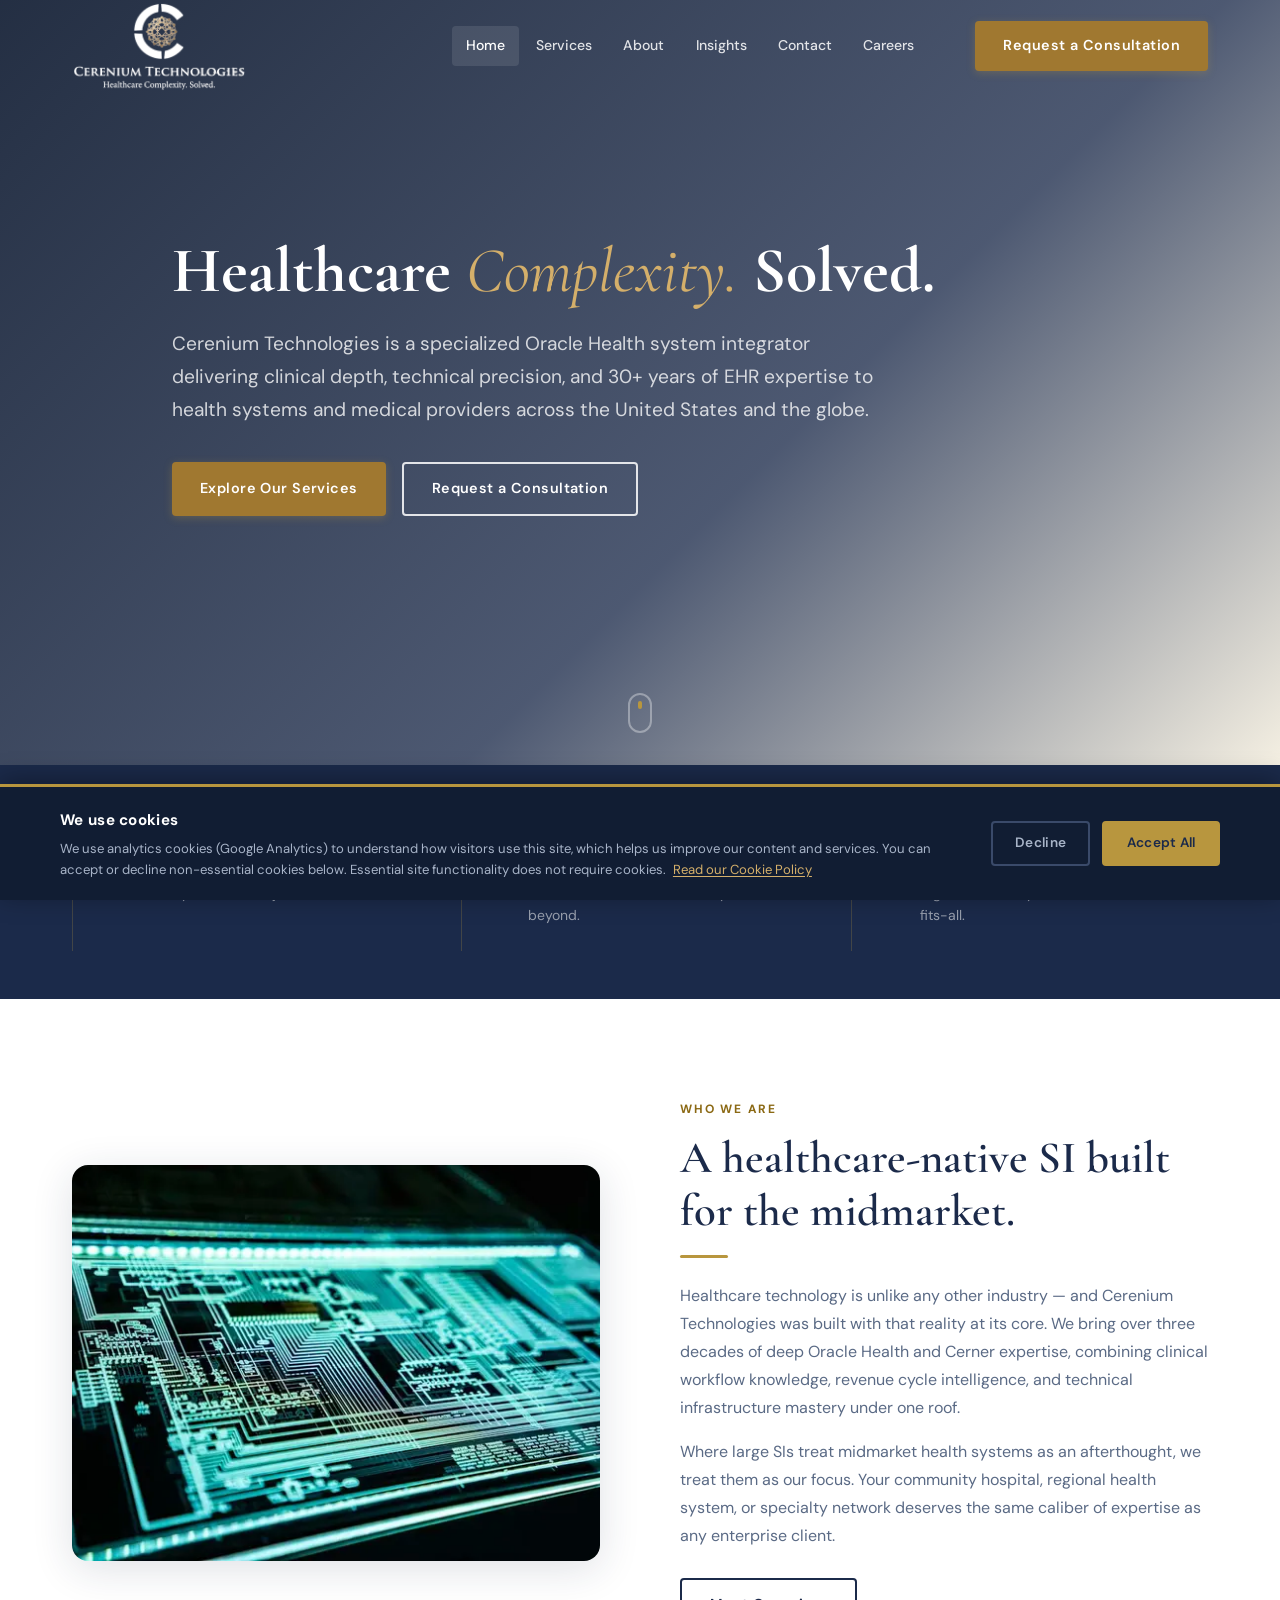
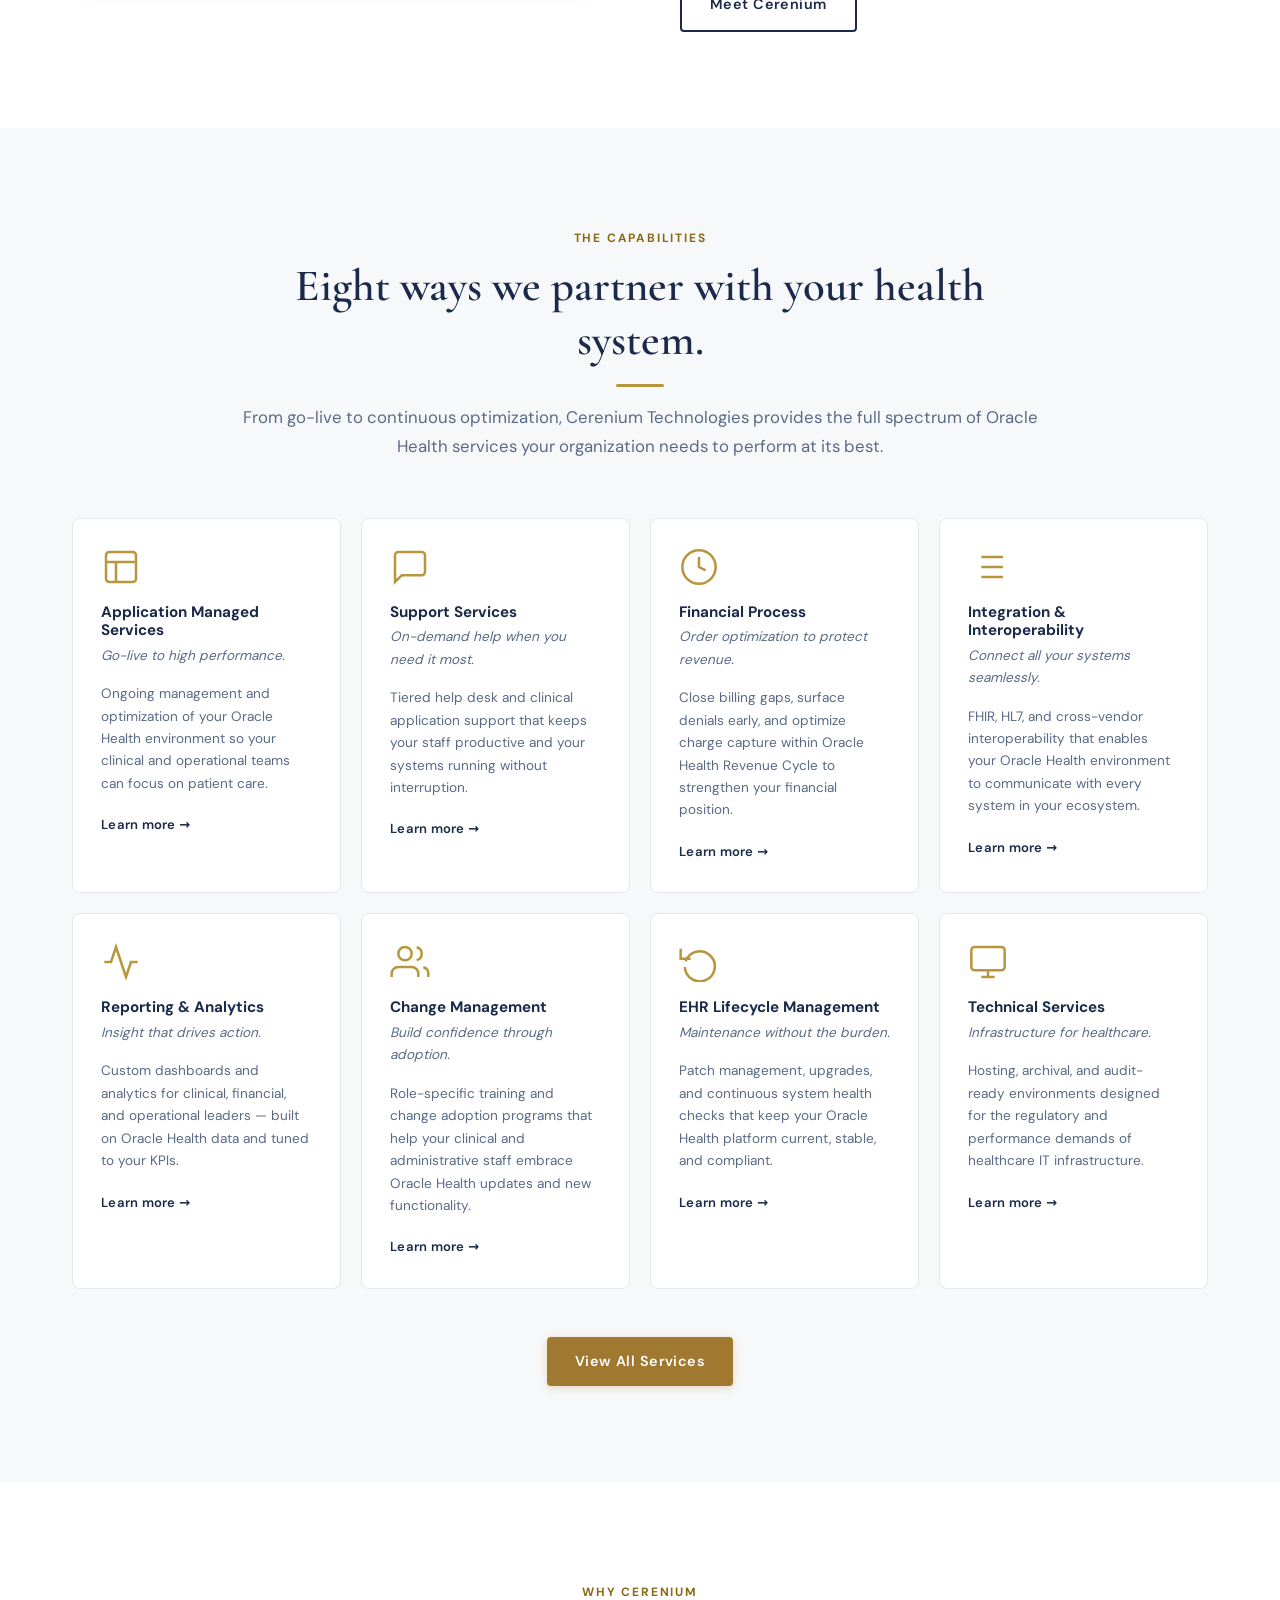
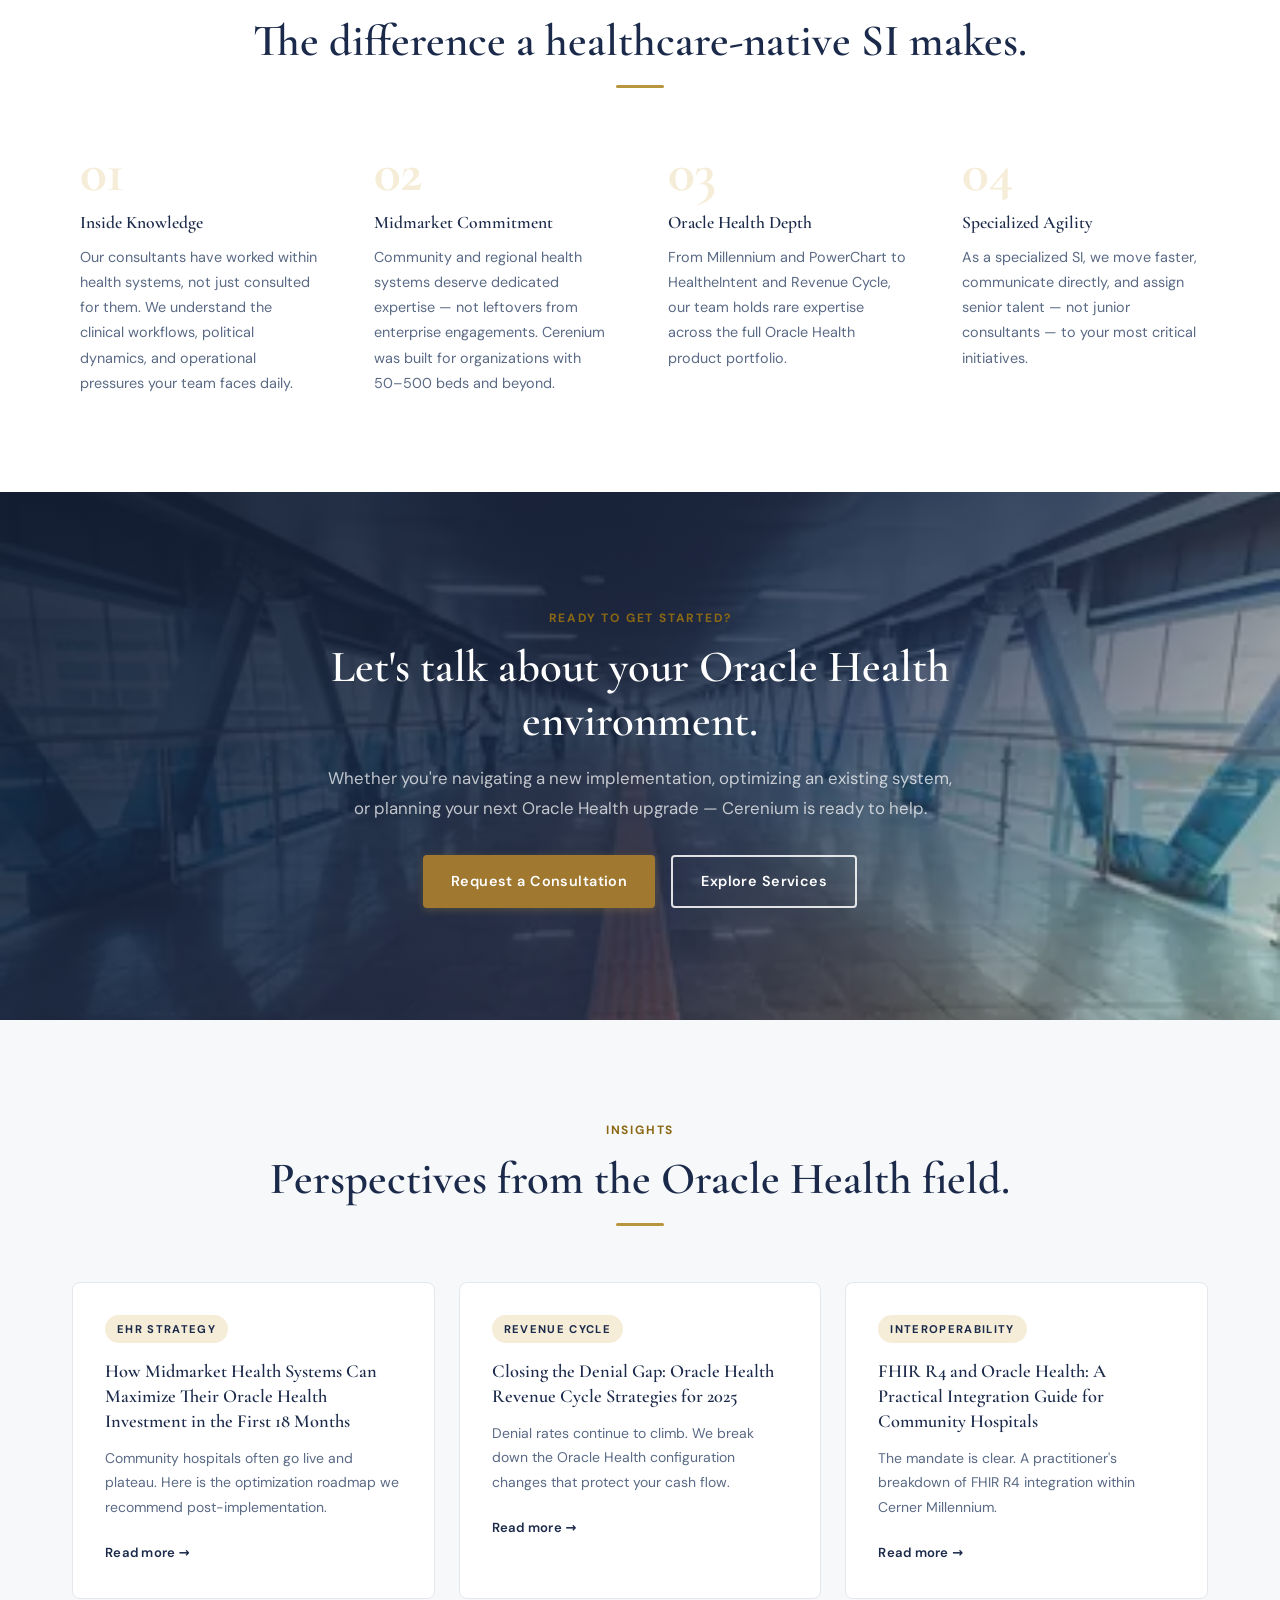
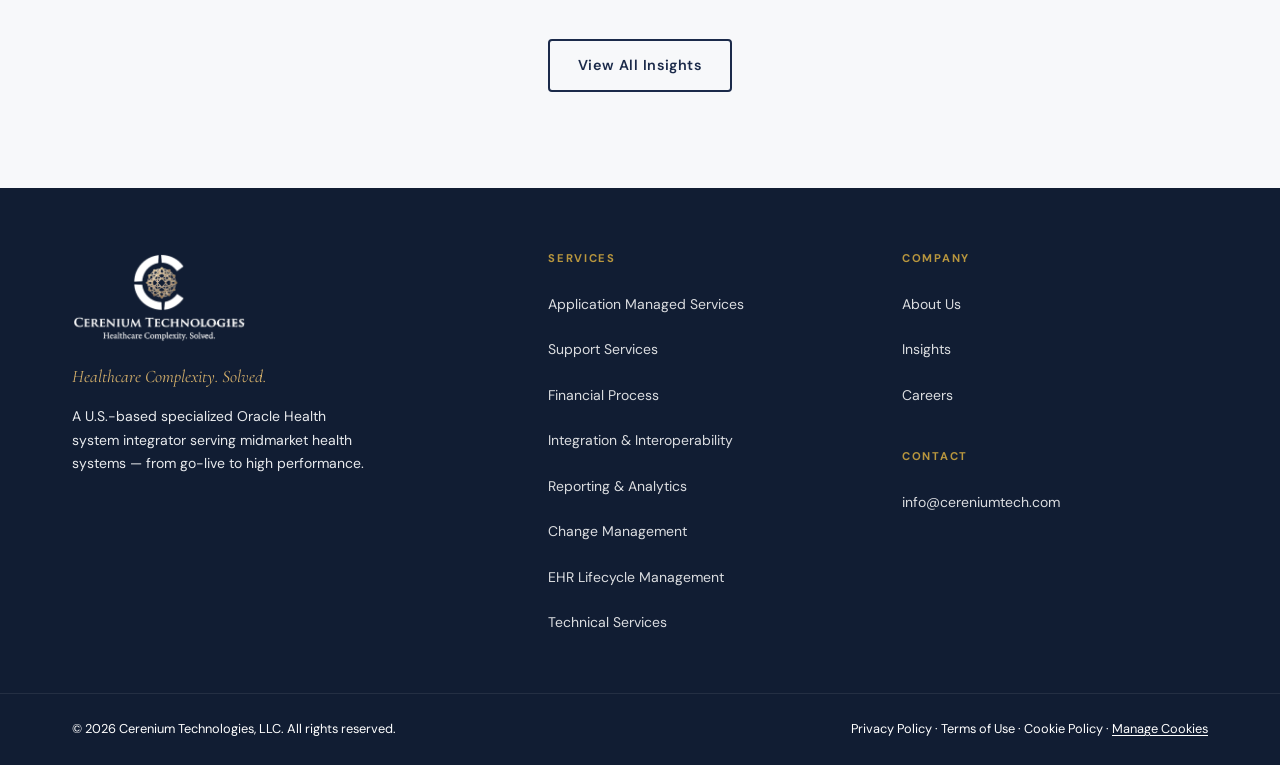
<file: index.html>
<!DOCTYPE html>
<html lang="en">
<head>
  <meta charset="UTF-8" />
  <meta name="viewport" content="width=device-width, initial-scale=1.0" />
  <title>Cerenium Technologies | Oracle Health EHR Consulting & System Integration</title>
  <meta name="description" content="Cerenium Technologies is a U.S.-based Oracle Health system integrator specializing in Cerner Millennium EHR consulting, implementation, and managed services for midmarket health systems." />
  <meta name="keywords" content="Oracle Health consulting, Cerner Millennium implementation, EHR system integrator, Oracle Health SI, healthcare IT consulting, Cerner consulting, midmarket health system" />
  <link rel="canonical" href="https://cereniumtech.com/" />
  <link rel="icon" type="image/x-icon" href="assets/images/favicon.ico">
  <link rel="icon" type="image/png" sizes="32x32" href="assets/images/favicon-32x32.png">
  <link rel="apple-touch-icon" sizes="180x180" href="assets/images/apple-touch-icon.png">

  <!-- Open Graph -->
  <meta property="og:title" content="Cerenium Technologies | Oracle Health EHR Consulting" />
  <meta property="og:description" content="A specialized Oracle Health system integrator delivering clinical depth, technical precision, and three decades of expertise for midmarket health systems." />
  <meta property="og:url" content="https://cereniumtech.com/" />
  <meta property="og:type" content="website" />

  <!-- Fonts -->

  <!-- Styles -->
  <link rel="preload" href="global.css" as="style" />
  <link rel="preload" href="index.css" as="style" />
  <link rel="stylesheet" href="global.css" />
  <link rel="stylesheet" href="index.css" />

  <!-- JSON-LD Schema -->
  <script type="application/ld+json">
  {
    "@context": "https://schema.org",
    "@graph": [
      {
        "@type": "Organization",
        "@id": "https://cereniumtech.com/#organization",
        "name": "Cerenium Technologies",
        "url": "https://cereniumtech.com",
        "logo": "https://cereniumtech.com/assets/images/Cerenium_Tech_transparent.png",
        "description": "A U.S.-based specialized Oracle Health system integrator delivering EHR consulting, implementation, and managed services for midmarket health systems.",
        "foundingLocation": { "@type": "Country", "name": "United States" },
        "areaServed": "US",
        "knowsAbout": [
          "Oracle Health", "Cerner Millennium", "PowerChart", "PowerNote",
          "FirstNet", "Revenue Cycle", "Scheduling", "SurgiNet", "PharmNet",
          "CommunityWorks", "HealtheIntent", "EHR Implementation",
          "Healthcare IT Consulting", "FHIR", "HL7"
        ],
        "hasOfferCatalog": {
          "@type": "OfferCatalog",
          "name": "Oracle Health Services",
          "itemListElement": [
            { "@type": "Offer", "itemOffered": { "@type": "Service", "name": "Application Managed Services" } },
            { "@type": "Offer", "itemOffered": { "@type": "Service", "name": "EHR Support Services" } },
            { "@type": "Offer", "itemOffered": { "@type": "Service", "name": "Financial Process Optimization" } },
            { "@type": "Offer", "itemOffered": { "@type": "Service", "name": "Integration & Interoperability" } },
            { "@type": "Offer", "itemOffered": { "@type": "Service", "name": "Reporting & Analytics" } },
            { "@type": "Offer", "itemOffered": { "@type": "Service", "name": "Change Management" } },
            { "@type": "Offer", "itemOffered": { "@type": "Service", "name": "EHR Lifecycle Management" } },
            { "@type": "Offer", "itemOffered": { "@type": "Service", "name": "Technical Services" } }
          ]
        }
      },
      {
        "@type": "ProfessionalService",
        "@id": "https://cereniumtech.com/#service",
        "name": "Cerenium Technologies",
        "provider": { "@id": "https://cereniumtech.com/#organization" },
        "serviceType": "Oracle Health EHR Consulting and System Integration",
        "description": "Specialized Oracle Health system integrator providing clinical, financial, and technical EHR services to midmarket U.S. health systems.",
        "url": "https://cereniumtech.com/services.html"
      }
    ]
  }
  </script>
</head>

<body>

  <div id="nav-placeholder"></div>

  <main id="main-content">
    <div class="visually-hidden" role="img" aria-label="Video slideshow showing healthcare professionals at work: two hospital workers in conversation, a data center with computer servers, and a physician reviewing patient information on a tablet."></div>

    <!-- ══════════════════════════════════════════
         HERO
    ══════════════════════════════════════════ -->
    <section class="hero" aria-label="Hero">
      <div class="hero-bg" role="presentation">
        <div class="hero-slideshow" aria-hidden="true">
          <video class="slide active" autoplay muted loop playsinline fetchpriority="high"><source data-src="assets/images/hero-1.mp4" type="video/mp4" /></video>
          <video class="slide" autoplay muted loop playsinline><source data-src="assets/images/hero-2.mp4" type="video/mp4" /></video>
          <video class="slide" autoplay muted loop playsinline><source data-src="assets/images/hero-3.mp4" type="video/mp4" /></video>
        </div>
        <img class="hero-mobile-image" src="assets/images/Hospital_Corridor_mobile.webp" alt="" aria-hidden="true" fetchpriority="high" />
        <div class="hero-overlay"></div>
      </div>

      <div class="container hero-content">
        <h1>Healthcare <em class="hero-italic">Complexity.</em> Solved.</h1>
        <p class="hero-subhead" style="max-width: 720px;">
          Cerenium Technologies is a specialized Oracle Health system integrator delivering
          clinical depth, technical precision, and 30+ years of EHR expertise to
          health systems and medical providers across the United States and the globe.
        </p>
        <div class="hero-actions">
          <a href="services.html" class="btn btn-primary">Explore Our Services</a>
          <a href="contact.html" class="btn btn-outline-white">Request a Consultation</a>
        </div>
      </div>

      <div class="hero-scroll-hint" aria-hidden="true">
        <span></span>
      </div>
    </section>

    <!-- ══════════════════════════════════════════
         VALUE PROPOSITION STRIP
    ══════════════════════════════════════════ -->
    <section class="value-strip bg-navy" aria-label="Our core strengths">
      <div class="container value-strip-grid">
        <div class="value-item reveal">
          <div class="value-icon" aria-hidden="true">⚕</div>
          <div>
            <p class="value-heading">Clinical Depth</p>
            <p>Consultants who have worked inside health systems — not just beside them.</p>
          </div>
        </div>
        <div class="value-item reveal reveal-delay-1">
          <div class="value-icon" aria-hidden="true">⚙</div>
          <div>
            <p class="value-heading">Technical Precision</p>
            <p>Deep Oracle Health product knowledge across Millennium, Revenue Cycle, and beyond.</p>
          </div>
        </div>
        <div class="value-item reveal reveal-delay-2">
          <div class="value-icon" aria-hidden="true">
            <svg viewBox="0 0 24 24" fill="none" stroke="currentColor" stroke-width="1.5" style="width:1.5rem;height:1.5rem;" aria-hidden="true"><rect x="2" y="6" width="20" height="16" rx="1"/><path d="M12 2v4M2 12h20"/><path d="M10 16h4m-2-2v4"/></svg>
          </div>
          <div>
            <p class="value-heading">Midmarket Focus</p>
            <p>Purpose-built for community and regional health systems — not one-size-fits-all.</p>
          </div>
        </div>
      </div>
    </section>

    <!-- ══════════════════════════════════════════
         INTRO / ABOUT TEASER
    ══════════════════════════════════════════ -->
    <section class="intro" aria-labelledby="intro-heading">
      <div class="container intro-grid">
        <div class="intro-image reveal">
          <img
            src="assets/images/intro-image.webp"
            alt="Modern healthcare technology data center with server infrastructure"
            class="intro-photo"
            loading="lazy"
          />

        </div>

        <div class="intro-copy reveal reveal-delay-1">
          <span class="eyebrow">Who We Are</span>
          <h2 id="intro-heading">A healthcare-native SI built for the midmarket.</h2>
          <div class="gold-rule left"></div>
          <p>
            Healthcare technology is unlike any other industry — and Cerenium Technologies
            was built with that reality at its core. We bring over three decades of deep
            Oracle Health and Cerner expertise, combining clinical workflow knowledge,
            revenue cycle intelligence, and technical infrastructure mastery under one roof.
          </p>
          <p style="margin-top:1rem;">
            Where large SIs treat midmarket health systems as an afterthought, we treat
            them as our focus. Your community hospital, regional health system, or
            specialty network deserves the same caliber of expertise as any enterprise client.
          </p>
          <a href="about.html" class="btn btn-outline" style="margin-top:1.75rem;">Meet Cerenium</a>
        </div>
      </div>
    </section>

    <!-- ══════════════════════════════════════════
         SERVICES OVERVIEW
    ══════════════════════════════════════════ -->
    <section class="services-overview bg-off-white" aria-labelledby="services-heading">
      <div class="container">
        <div class="section-header reveal">
          <span class="eyebrow">The Capabilities</span>
          <h2 id="services-heading">Eight ways we partner with your health system.</h2>
          <div class="gold-rule"></div>
          <p>From go-live to continuous optimization, Cerenium Technologies provides the full
          spectrum of Oracle Health services your organization needs to perform at its best.</p>
        </div>

        <div class="services-grid">

          <article class="service-card reveal" aria-labelledby="svc-ams">
            <div class="service-card-icon" aria-hidden="true">
              <svg viewBox="0 0 24 24" fill="none" stroke="currentColor" stroke-width="1.5"><rect x="3" y="3" width="18" height="18" rx="2"/><path d="M3 9h18M9 21V9"/></svg>
            </div>
            <h3 id="svc-ams">Application Managed Services</h3>
            <p class="service-tagline">Go-live to high performance.</p>
            <p>Ongoing management and optimization of your Oracle Health environment so your clinical and operational teams can focus on patient care.</p>
            <a href="services.html#ams" class="service-link" aria-label="Learn more about Application Managed Services">Learn more →</a>
          </article>

          <article class="service-card reveal reveal-delay-1" aria-labelledby="svc-support">
            <div class="service-card-icon" aria-hidden="true">
              <svg viewBox="0 0 24 24" fill="none" stroke="currentColor" stroke-width="1.5"><path d="M21 15a2 2 0 0 1-2 2H7l-4 4V5a2 2 0 0 1 2-2h14a2 2 0 0 1 2 2z"/></svg>
            </div>
            <h3 id="svc-support">Support Services</h3>
            <p class="service-tagline">On-demand help when you need it most.</p>
            <p>Tiered help desk and clinical application support that keeps your staff productive and your systems running without interruption.</p>
            <a href="services.html#support" class="service-link" aria-label="Learn more about Support Services">Learn more →</a>
          </article>

          <article class="service-card reveal reveal-delay-2" aria-labelledby="svc-financial">
            <div class="service-card-icon" aria-hidden="true">
              <svg viewBox="0 0 24 24" fill="none" stroke="currentColor" stroke-width="1.5"><circle cx="12" cy="12" r="10"/><path d="M12 6v6l4 2"/></svg>
            </div>
            <h3 id="svc-financial">Financial Process</h3>
            <p class="service-tagline">Order optimization to protect revenue.</p>
            <p>Close billing gaps, surface denials early, and optimize charge capture within Oracle Health Revenue Cycle to strengthen your financial position.</p>
            <a href="services.html#financial" class="service-link" aria-label="Learn more about Financial Process services">Learn more →</a>
          </article>

          <article class="service-card reveal" aria-labelledby="svc-integration">
            <div class="service-card-icon" aria-hidden="true">
              <svg viewBox="0 0 24 24" fill="none" stroke="currentColor" stroke-width="1.5"><path d="M8 6h13M8 12h13M8 18h13M3 6h.01M3 12h.01M3 18h.01"/></svg>
            </div>
            <h3 id="svc-integration">Integration & Interoperability</h3>
            <p class="service-tagline">Connect all your systems seamlessly.</p>
            <p>FHIR, HL7, and cross-vendor interoperability that enables your Oracle Health environment to communicate with every system in your ecosystem.</p>
            <a href="services.html#integration" class="service-link" aria-label="Learn more about Integration services">Learn more →</a>
          </article>

          <article class="service-card reveal reveal-delay-1" aria-labelledby="svc-analytics">
            <div class="service-card-icon" aria-hidden="true">
              <svg viewBox="0 0 24 24" fill="none" stroke="currentColor" stroke-width="1.5"><polyline points="22 12 18 12 15 21 9 3 6 12 2 12"/></svg>
            </div>
            <h3 id="svc-analytics">Reporting & Analytics</h3>
            <p class="service-tagline">Insight that drives action.</p>
            <p>Custom dashboards and analytics for clinical, financial, and operational leaders — built on Oracle Health data and tuned to your KPIs.</p>
            <a href="services.html#analytics" class="service-link" aria-label="Learn more about Reporting and Analytics">Learn more →</a>
          </article>

          <article class="service-card reveal reveal-delay-2" aria-labelledby="svc-change">
            <div class="service-card-icon" aria-hidden="true">
              <svg viewBox="0 0 24 24" fill="none" stroke="currentColor" stroke-width="1.5"><path d="M17 21v-2a4 4 0 0 0-4-4H5a4 4 0 0 0-4 4v2"/><circle cx="9" cy="7" r="4"/><path d="M23 21v-2a4 4 0 0 0-3-3.87"/><path d="M16 3.13a4 4 0 0 1 0 7.75"/></svg>
            </div>
            <h3 id="svc-change">Change Management</h3>
            <p class="service-tagline">Build confidence through adoption.</p>
            <p>Role-specific training and change adoption programs that help your clinical and administrative staff embrace Oracle Health updates and new functionality.</p>
            <a href="services.html#change" class="service-link" aria-label="Learn more about Change Management">Learn more →</a>
          </article>

          <article class="service-card reveal" aria-labelledby="svc-lifecycle">
            <div class="service-card-icon" aria-hidden="true">
              <svg viewBox="0 0 24 24" fill="none" stroke="currentColor" stroke-width="1.5"><polyline points="1 4 1 10 7 10"/><path d="M3.51 15a9 9 0 1 0 .49-3.34"/></svg>
            </div>
            <h3 id="svc-lifecycle">EHR Lifecycle Management</h3>
            <p class="service-tagline">Maintenance without the burden.</p>
            <p>Patch management, upgrades, and continuous system health checks that keep your Oracle Health platform current, stable, and compliant.</p>
            <a href="services.html#lifecycle" class="service-link" aria-label="Learn more about EHR Lifecycle Management">Learn more →</a>
          </article>

          <article class="service-card reveal reveal-delay-1" aria-labelledby="svc-technical">
            <div class="service-card-icon" aria-hidden="true">
              <svg viewBox="0 0 24 24" fill="none" stroke="currentColor" stroke-width="1.5"><rect x="2" y="3" width="20" height="14" rx="2"/><path d="M8 21h8M12 17v4"/></svg>
            </div>
            <h3 id="svc-technical">Technical Services</h3>
            <p class="service-tagline">Infrastructure for healthcare.</p>
            <p>Hosting, archival, and audit-ready environments designed for the regulatory and performance demands of healthcare IT infrastructure.</p>
            <a href="services.html#technical" class="service-link" aria-label="Learn more about Technical Services">Learn more →</a>
          </article>

        </div>

        <div class="services-cta reveal">
          <a href="services.html" class="btn btn-primary">View All Services</a>
        </div>
      </div>
    </section>

    <!-- ══════════════════════════════════════════
         WHY CERENIUM
    ══════════════════════════════════════════ -->
    <section class="why-section" aria-labelledby="why-heading">
      <div class="container">
        <div class="section-header reveal">
          <span class="eyebrow">Why Cerenium</span>
          <h2 id="why-heading">The difference a healthcare-native SI makes.</h2>
          <div class="gold-rule"></div>
        </div>

        <div class="why-grid">
          <div class="why-item reveal">
            <div class="why-number" aria-hidden="true">01</div>
            <h3>Inside Knowledge</h3>
            <p>Our consultants have worked within health systems, not just consulted for them. We understand the clinical workflows, political dynamics, and operational pressures your team faces daily.</p>
          </div>
          <div class="why-item reveal reveal-delay-1">
            <div class="why-number" aria-hidden="true">02</div>
            <h3>Midmarket Commitment</h3>
            <p>Community and regional health systems deserve dedicated expertise — not leftovers from enterprise engagements. Cerenium was built for organizations with 50–500 beds and beyond.</p>
          </div>
          <div class="why-item reveal reveal-delay-2">
            <div class="why-number" aria-hidden="true">03</div>
            <h3>Oracle Health Depth</h3>
            <p>From Millennium and PowerChart to HealtheIntent and Revenue Cycle, our team holds rare expertise across the full Oracle Health product portfolio.</p>
          </div>
          <div class="why-item reveal reveal-delay-3">
            <div class="why-number" aria-hidden="true">04</div>
            <h3>Specialized Agility</h3>
            <p>As a specialized SI, we move faster, communicate directly, and assign senior talent — not junior consultants — to your most critical initiatives.</p>
          </div>
        </div>
      </div>
    </section>

    <!-- ══════════════════════════════════════════
         CTA BAND
    ══════════════════════════════════════════ -->
    <section class="cta-band" aria-label="Contact call to action">
      <div class="cta-band-bg" role="presentation">
       <picture>
          <source media="(max-width: 768px)" srcset="assets/images/Hospital_Corridor_mobile.webp" />
          <img
            src="assets/images/Hospital_Corridor.webp"
            alt=""
            aria-hidden="true"
            loading="lazy"
          />
        </picture>
        <div class="hero-overlay"></div>
      </div>
      <div class="container cta-band-content reveal">
        <span class="eyebrow">Ready to Get Started?</span>
        <h2>Let's talk about your Oracle Health environment.</h2>
        <p>Whether you're navigating a new implementation, optimizing an existing system, or planning your next Oracle Health upgrade — Cerenium is ready to help.</p>
        <div class="hero-actions" style="margin-top:2rem; justify-content:center;">
          <a href="contact.html" class="btn btn-primary">Request a Consultation</a>
          <a href="services.html" class="btn btn-outline-white">Explore Services</a>
        </div>
      </div>
    </section>

     <!-- ══════════════════════════════════════════
     INSIGHTS TEASER
══════════════════════════════════════════ -->
<section class="insights-teaser bg-off-white" aria-labelledby="insights-heading">
  <div class="container">
    <div class="section-header reveal">
      <span class="eyebrow">Insights</span>
      <h2 id="insights-heading">Perspectives from the Oracle Health field.</h2>
      <div class="gold-rule"></div>
    </div>
    <div class="insights-grid" id="homepage-insights-grid" role="region" aria-label="Latest insights">
      <!-- Populated dynamically from articles.json -->
    </div>
    <div class="services-cta reveal">
      <a href="insights.html" class="btn btn-outline">View All Insights</a>
    </div>
  </div>
</section>

  </main>

  <div id="footer-placeholder"></div>

  <script src="components.js"></script>
  <script>
    // Only load hero videos on non-mobile viewports
    if (window.innerWidth > 768) {
      document.querySelectorAll('.hero-slideshow source[data-src]').forEach(source => {
        source.setAttribute('src', source.getAttribute('data-src'));
        source.parentElement.load();
      });
    }
  </script>
  <script>
    // Hero video slideshow
    const slides = document.querySelectorAll('.slide');
    let current = 0;
    slides[0].play();
    setInterval(() => {
      slides[current].classList.remove('active');
      current = (current + 1) % slides.length;
      slides[current].classList.add('active');
      slides[current].play();
    }, 5000);

    // Dynamic Insights Teaser
    fetch('insights/articles.json')
      .then(res => res.json())
      .then(articles => {
        const grid = document.getElementById('homepage-insights-grid');
        articles.slice(0, 3).forEach((article, i) => {
          const card = document.createElement('article');
          card.className = 'insight-card';
          card.innerHTML = `
            <div class="insight-tag">${article.category}</div>
            <h3>${article.title}</h3>
            <p>${article.excerpt}</p>
            <a href="${BASE_PATH}/${article.url}" class="service-link" aria-label="Read article: ${article.title}">Read more →</a>
          `;
          grid.appendChild(card);
        });
      })
      .catch(() => {});
  </script>
</body>
</html>
</file>
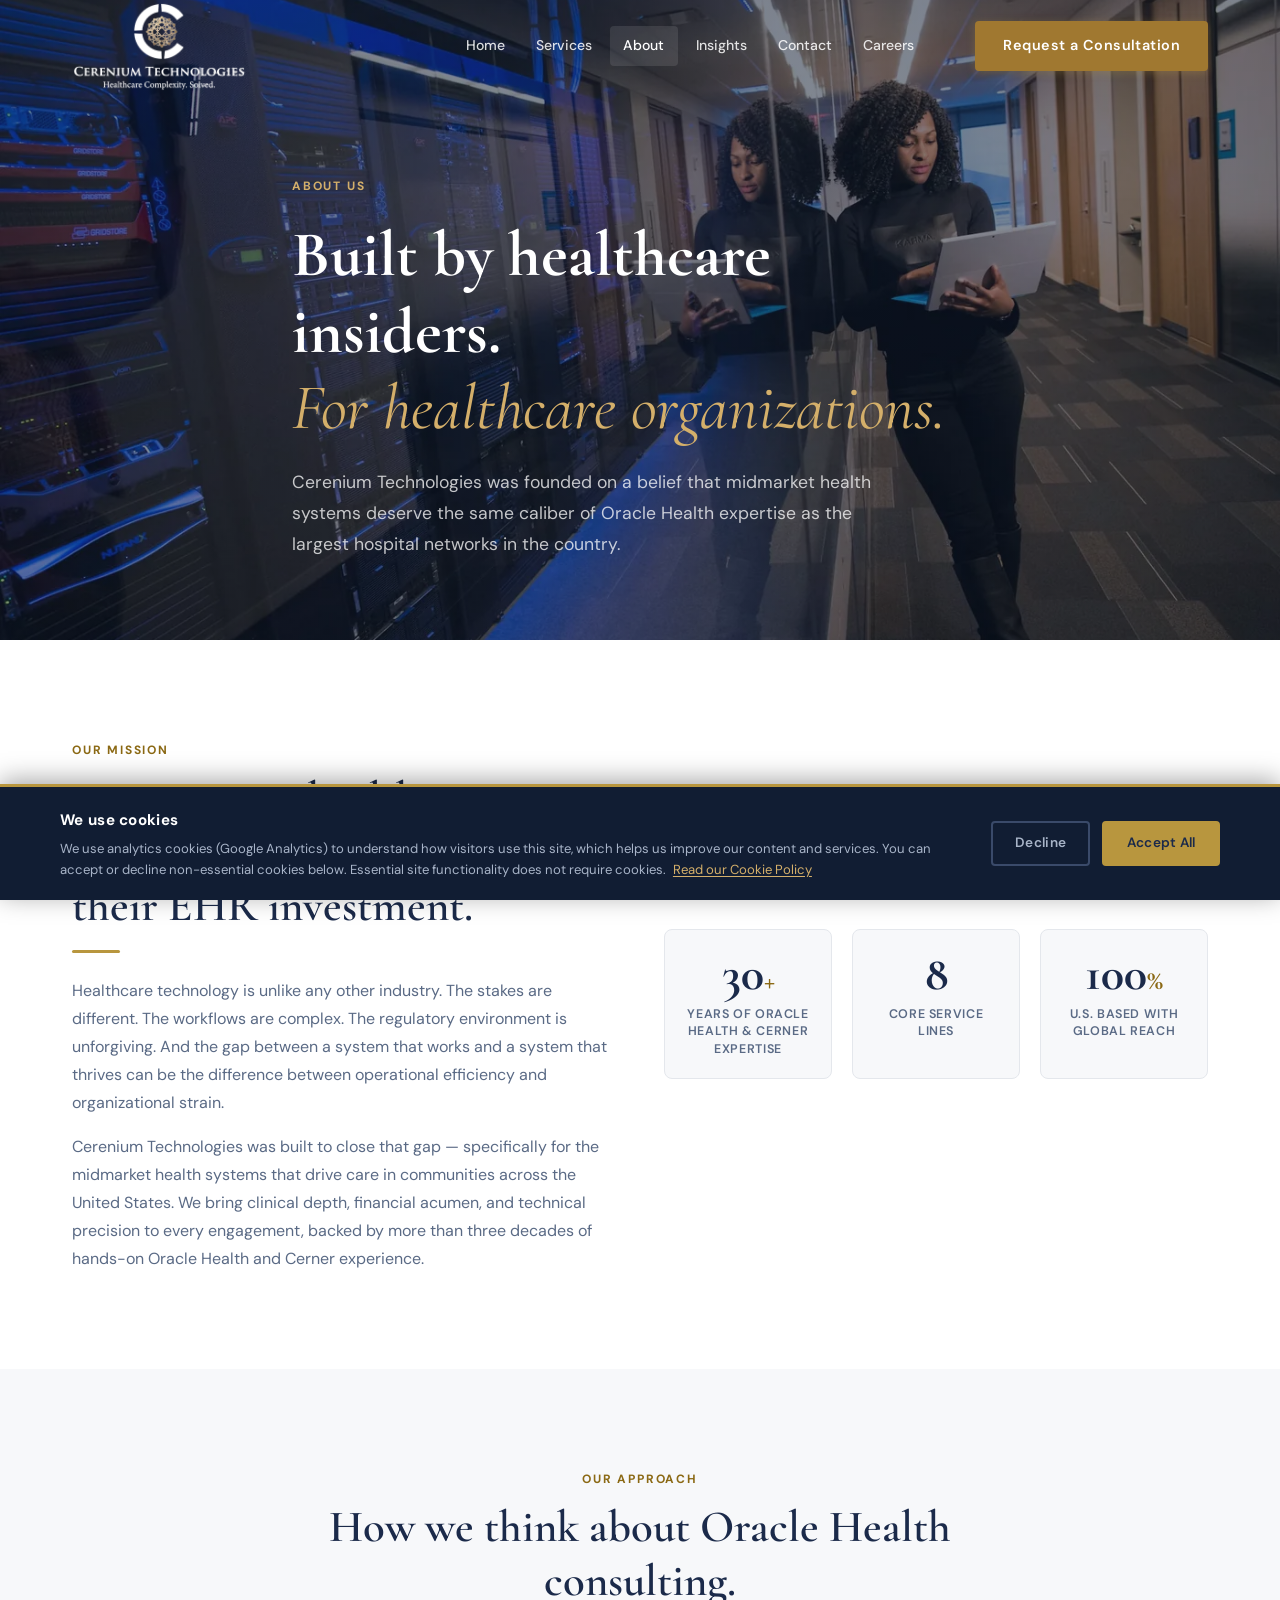
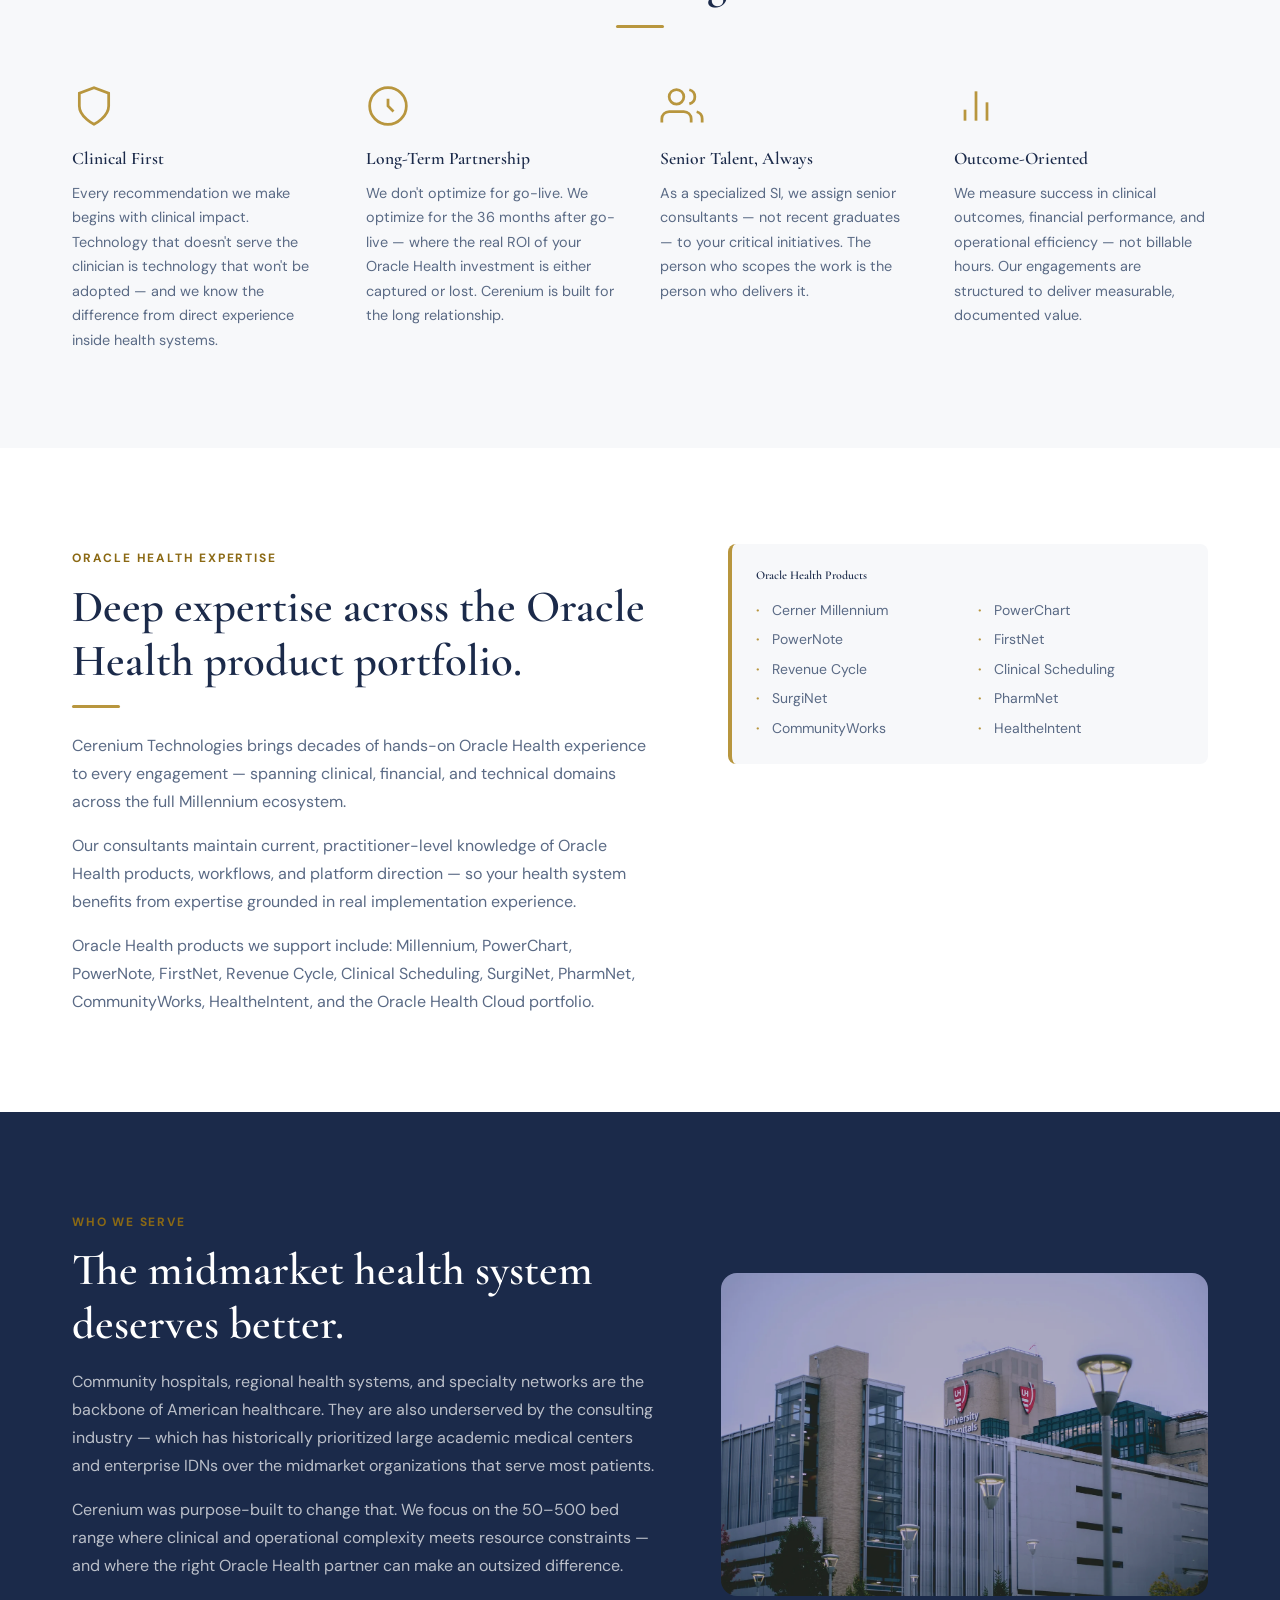
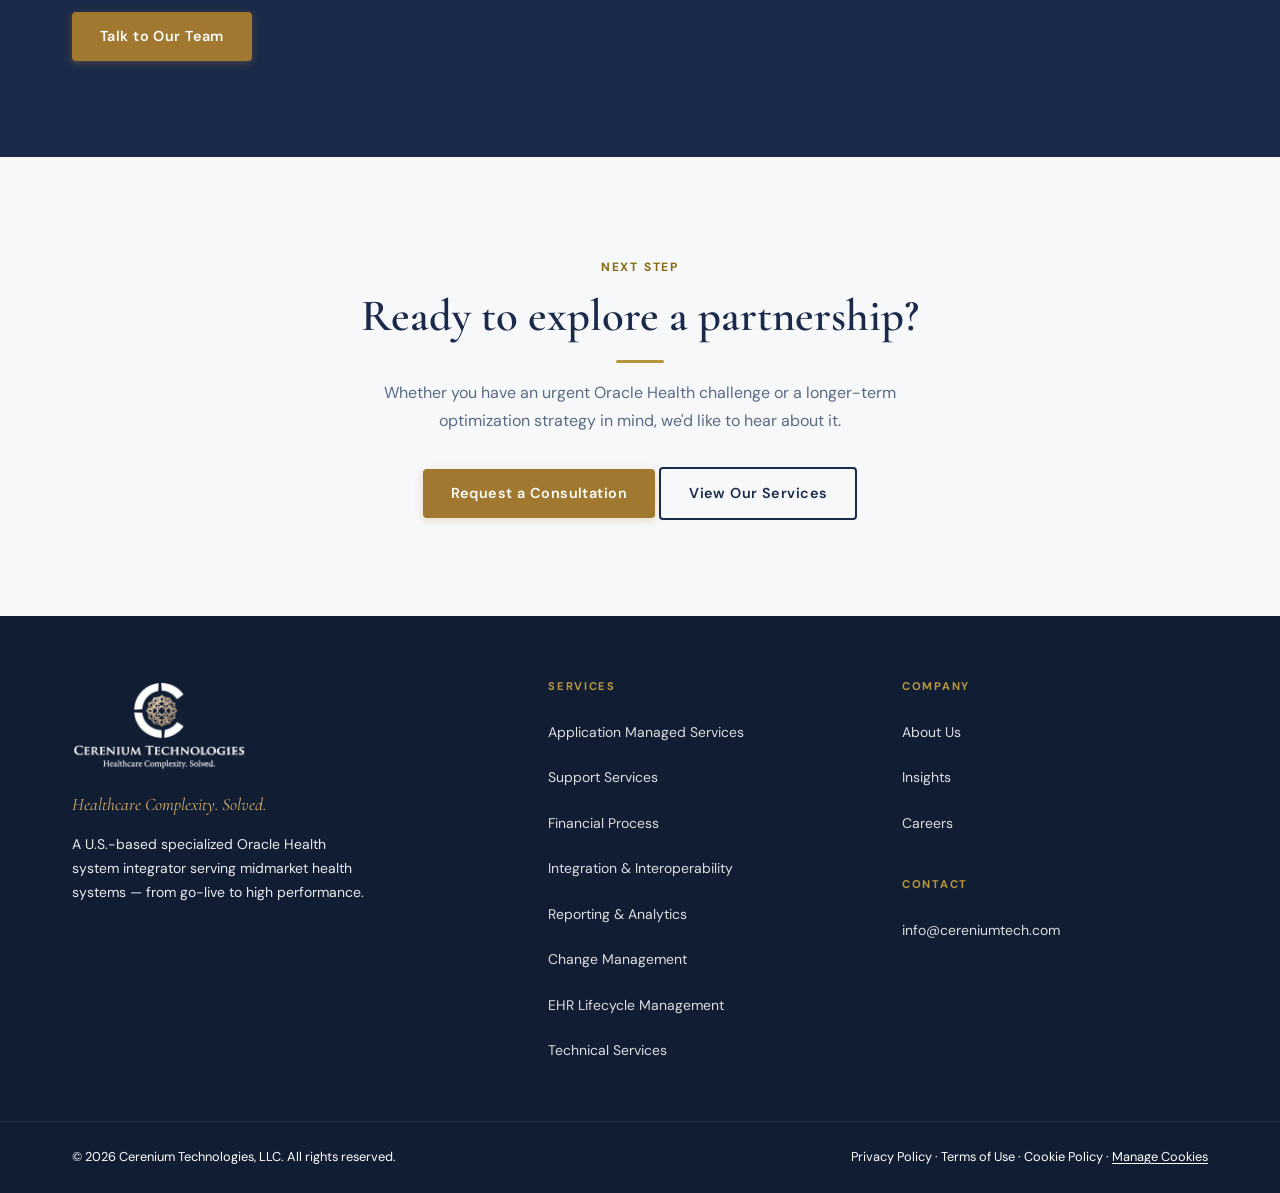
<file: about.html>
<!DOCTYPE html>
<html lang="en">
<head>
  <meta charset="UTF-8" />
  <meta name="viewport" content="width=device-width, initial-scale=1.0" />
  <title>About Cerenium Technologies | Oracle Health SI | Specialized Healthcare IT</title>
  <meta name="description" content="Learn about Cerenium Technologies — a U.S.-based specialized Oracle Health system integrator founded by healthcare IT veterans with 30+ years of Cerner and Oracle expertise serving midmarket health systems." />
  <meta name="keywords" content="about Cerenium Technologies, Oracle Health system integrator, Cerner consulting firm, healthcare IT specialized, midmarket health system SI" />
  <link rel="canonical" href="https://cereniumtech.com/about.html" />
  <link rel="icon" type="image/x-icon" href="assets/images/favicon.ico">
  <link rel="icon" type="image/png" sizes="32x32" href="assets/images/favicon-32x32.png">
  <link rel="apple-touch-icon" sizes="180x180" href="assets/images/apple-touch-icon.png">

  <meta property="og:title" content="About Cerenium Technologies | Oracle Health Consulting" />
  <meta property="og:description" content="Built by healthcare insiders. Cerenium Technologies brings 30+ years of Oracle Health expertise to midmarket health systems across the U.S." />
  <meta property="og:url" content="https://cereniumtech.com/about.html" />
  <meta property="og:type" content="website" />


  <link rel="stylesheet" href="global.css" />
  <link rel="stylesheet" href="about.css" />

  <script type="application/ld+json">
  {
    "@context": "https://schema.org",
    "@type": "AboutPage",
    "url": "https://cereniumtech.com/about.html",
    "mainEntity": {
      "@type": "Organization",
      "name": "Cerenium Technologies",
      "description": "A U.S.-based specialized Oracle Health system integrator with 30+ years of Cerner and Oracle Health expertise serving midmarket health systems.",
      "knowsAbout": ["Oracle Health", "Cerner Millennium", "EHR Implementation", "Healthcare IT"],
      "areaServed": "US"
    }
  }
  </script>
</head>

<body>
  <div id="nav-placeholder"></div>

  <main id="main-content">

    <!-- ── PAGE HERO ── -->
    <section class="page-hero" aria-label="About page hero">
      <div class="page-hero-bg" role="presentation">
        <img src="assets/images/about-hero.webp" alt="" aria-hidden="true" loading="eager" fetchpriority="high" />
        <div class="hero-overlay"></div>
      </div>
      <div class="container page-hero-content">
        <span class="eyebrow">About Us</span>
        <h1>Built by healthcare insiders.<br /><em class="hero-italic">For healthcare organizations.</em></h1>
        <p>Cerenium Technologies was founded on a belief that midmarket health systems deserve the same caliber of Oracle Health expertise as the largest hospital networks in the country.</p>
      </div>
    </section>

    <!-- ── MISSION ── -->
    <section class="mission-section" aria-labelledby="mission-heading">
      <div class="container mission-grid">
        <div class="mission-copy reveal">
          <span class="eyebrow">Our Mission</span>
          <h2 id="mission-heading">Empowering healthcare organizations to get more from their EHR investment.</h2>
          <div class="gold-rule left"></div>
          <p>
            Healthcare technology is unlike any other industry. The stakes are different.
            The workflows are complex. The regulatory environment is unforgiving. And the
            gap between a system that works and a system that thrives can be the difference
            between operational efficiency and organizational strain.
          </p>
          <p style="margin-top:1rem;">
            Cerenium Technologies was built to close that gap — specifically for the
            midmarket health systems that drive care in communities across the United States.
            We bring clinical depth, financial acumen, and technical precision to every
            engagement, backed by more than three decades of hands-on Oracle Health
            and Cerner experience.
          </p>
        </div>
        <div class="mission-stats reveal reveal-delay-1" aria-label="Company statistics">
          <div class="stat-card">
            <div class="stat-number" aria-label="30 plus years">30<span aria-hidden="true">+</span></div>
            <div class="stat-label">Years of Oracle Health & Cerner Expertise</div>
          </div>
          <div class="stat-card">
            <div class="stat-number" aria-label="8 service lines">8</div>
            <div class="stat-label">Core Service Lines</div>
          </div>
          <div class="stat-card">
            <div class="stat-number" aria-label="100 percent remote">100<span aria-hidden="true">%</span></div>
            <div class="stat-label">U.S. Based with Global Reach</div>
          </div>

        </div>
      </div>
    </section>

    <!-- ── APPROACH ── -->
    <section class="approach-section bg-off-white" aria-labelledby="approach-heading">
      <div class="container">
        <div class="section-header reveal">
          <span class="eyebrow">Our Approach</span>
          <h2 id="approach-heading">How we think about Oracle Health consulting.</h2>
          <div class="gold-rule"></div>
        </div>

        <div class="approach-grid">
          <div class="approach-item reveal">
            <div class="approach-icon" aria-hidden="true">
              <svg viewBox="0 0 24 24" fill="none" stroke="currentColor" stroke-width="1.5"><path d="M12 22s8-4 8-10V5l-8-3-8 3v7c0 6 8 10 8 10z"/></svg>
            </div>
            <h3>Clinical First</h3>
            <p>Every recommendation we make begins with clinical impact. Technology that doesn't serve the clinician is technology that won't be adopted — and we know the difference from direct experience inside health systems.</p>
          </div>
          <div class="approach-item reveal reveal-delay-1">
            <div class="approach-icon" aria-hidden="true">
              <svg viewBox="0 0 24 24" fill="none" stroke="currentColor" stroke-width="1.5"><circle cx="12" cy="12" r="10"/><path d="M12 8v4l3 3"/></svg>
            </div>
            <h3>Long-Term Partnership</h3>
            <p>We don't optimize for go-live. We optimize for the 36 months after go-live — where the real ROI of your Oracle Health investment is either captured or lost. Cerenium is built for the long relationship.</p>
          </div>
          <div class="approach-item reveal reveal-delay-2">
            <div class="approach-icon" aria-hidden="true">
              <svg viewBox="0 0 24 24" fill="none" stroke="currentColor" stroke-width="1.5"><path d="M17 21v-2a4 4 0 0 0-4-4H5a4 4 0 0 0-4 4v2"/><circle cx="9" cy="7" r="4"/><path d="M23 21v-2a4 4 0 0 0-3-3.87"/><path d="M16 3.13a4 4 0 0 1 0 7.75"/></svg>
            </div>
            <h3>Senior Talent, Always</h3>
            <p>As a specialized SI, we assign senior consultants — not recent graduates — to your critical initiatives. The person who scopes the work is the person who delivers it.</p>
          </div>
          <div class="approach-item reveal reveal-delay-3">
            <div class="approach-icon" aria-hidden="true">
              <svg viewBox="0 0 24 24" fill="none" stroke="currentColor" stroke-width="1.5"><line x1="18" y1="20" x2="18" y2="10"/><line x1="12" y1="20" x2="12" y2="4"/><line x1="6" y1="20" x2="6" y2="14"/></svg>
            </div>
            <h3>Outcome-Oriented</h3>
            <p>We measure success in clinical outcomes, financial performance, and operational efficiency — not billable hours. Our engagements are structured to deliver measurable, documented value.</p>
          </div>
        </div>
      </div>
    </section>

    <!-- ── ORACLE PARTNERSHIP ── -->
    <section class="oracle-section" aria-labelledby="oracle-heading">
      <div class="container oracle-grid">
        <div class="oracle-copy reveal">
          <span class="eyebrow">Oracle Health Expertise</span>
          <h2 id="oracle-heading">Deep expertise across the Oracle Health product portfolio.</h2>
          <div class="gold-rule left"></div>
          <p>
            Cerenium Technologies brings decades of hands-on Oracle Health experience
            to every engagement — spanning clinical, financial, and technical domains
            across the full Millennium ecosystem.
          </p>
          <p style="margin-top:1rem;">
            Our consultants maintain current, practitioner-level knowledge of Oracle Health
            products, workflows, and platform direction — so your health system benefits
            from expertise grounded in real implementation experience.
          </p>
          <p style="margin-top:1rem;">
            Oracle Health products we support include: Millennium, PowerChart, PowerNote,
            FirstNet, Revenue Cycle, Clinical Scheduling, SurgiNet, PharmNet,
            CommunityWorks, HealtheIntent, and the Oracle Health Cloud portfolio.
          </p>
        </div>
        <div class="oracle-badge-block reveal reveal-delay-1">
          <div class="oracle-products">
            <h3>Oracle Health Products</h3>
            <ul class="product-list" aria-label="Oracle Health products supported by Cerenium">
              <li>Cerner Millennium</li>
              <li>PowerChart</li>
              <li>PowerNote</li>
              <li>FirstNet</li>
              <li>Revenue Cycle</li>
              <li>Clinical Scheduling</li>
              <li>SurgiNet</li>
              <li>PharmNet</li>
              <li>CommunityWorks</li>
              <li>HealtheIntent</li>
            </ul>
          </div>
        </div>
      </div>
    </section>

    <!-- ── MIDMARKET FOCUS ── -->
    <section class="midmarket-section bg-navy" aria-labelledby="midmarket-heading">
      <div class="container midmarket-inner reveal">
        <div class="midmarket-text">
          <span class="eyebrow">Who We Serve</span>
          <h2 id="midmarket-heading" style="color:var(--white);">The midmarket health system deserves better.</h2>
          <p style="color:rgba(255,255,255,0.7); margin-top:1rem; max-width:600px;">
            Community hospitals, regional health systems, and specialty networks are the
            backbone of American healthcare. They are also underserved by the consulting
            industry — which has historically prioritized large academic medical centers
            and enterprise IDNs over the midmarket organizations that serve most patients.
          </p>
          <p style="color:rgba(255,255,255,0.7); margin-top:1rem; max-width:600px;">
            Cerenium was purpose-built to change that. We focus on the 50–500 bed range
            where clinical and operational complexity meets resource constraints —
            and where the right Oracle Health partner can make an outsized difference.
          </p>
          <a href="contact.html" class="btn btn-primary" style="margin-top:2rem;">Talk to Our Team</a>
        </div>
        <div class="midmarket-visual" aria-hidden="true">
          <img
            src="assets/images/about-midmarket.webp"
            alt=""
            loading="lazy"
            style="width:100%;border-radius:var(--radius-lg);opacity:0.7;"
          />
        </div>
      </div>
    </section>

    <!-- ── CTA ── -->
    <section class="about-cta" aria-labelledby="cta-heading">
      <div class="container" style="text-align:center;">
        <div class="reveal">
          <span class="eyebrow">Next Step</span>
          <h2 id="cta-heading">Ready to explore a partnership?</h2>
          <div class="gold-rule"></div>
          <p style="margin-top:1rem;max-width:540px;margin-left:auto;margin-right:auto;">
            Whether you have an urgent Oracle Health challenge or a longer-term optimization
            strategy in mind, we'd like to hear about it.
          </p>
          <div class="hero-actions" style="justify-content:center;margin-top:2rem;">
            <a href="contact.html" class="btn btn-primary">Request a Consultation</a>
            <a href="services.html" class="btn btn-outline">View Our Services</a>
          </div>
        </div>
      </div>
    </section>

  </main>

  <div id="footer-placeholder"></div>
  <script src="components.js"></script>
</body>
</html>
</file>
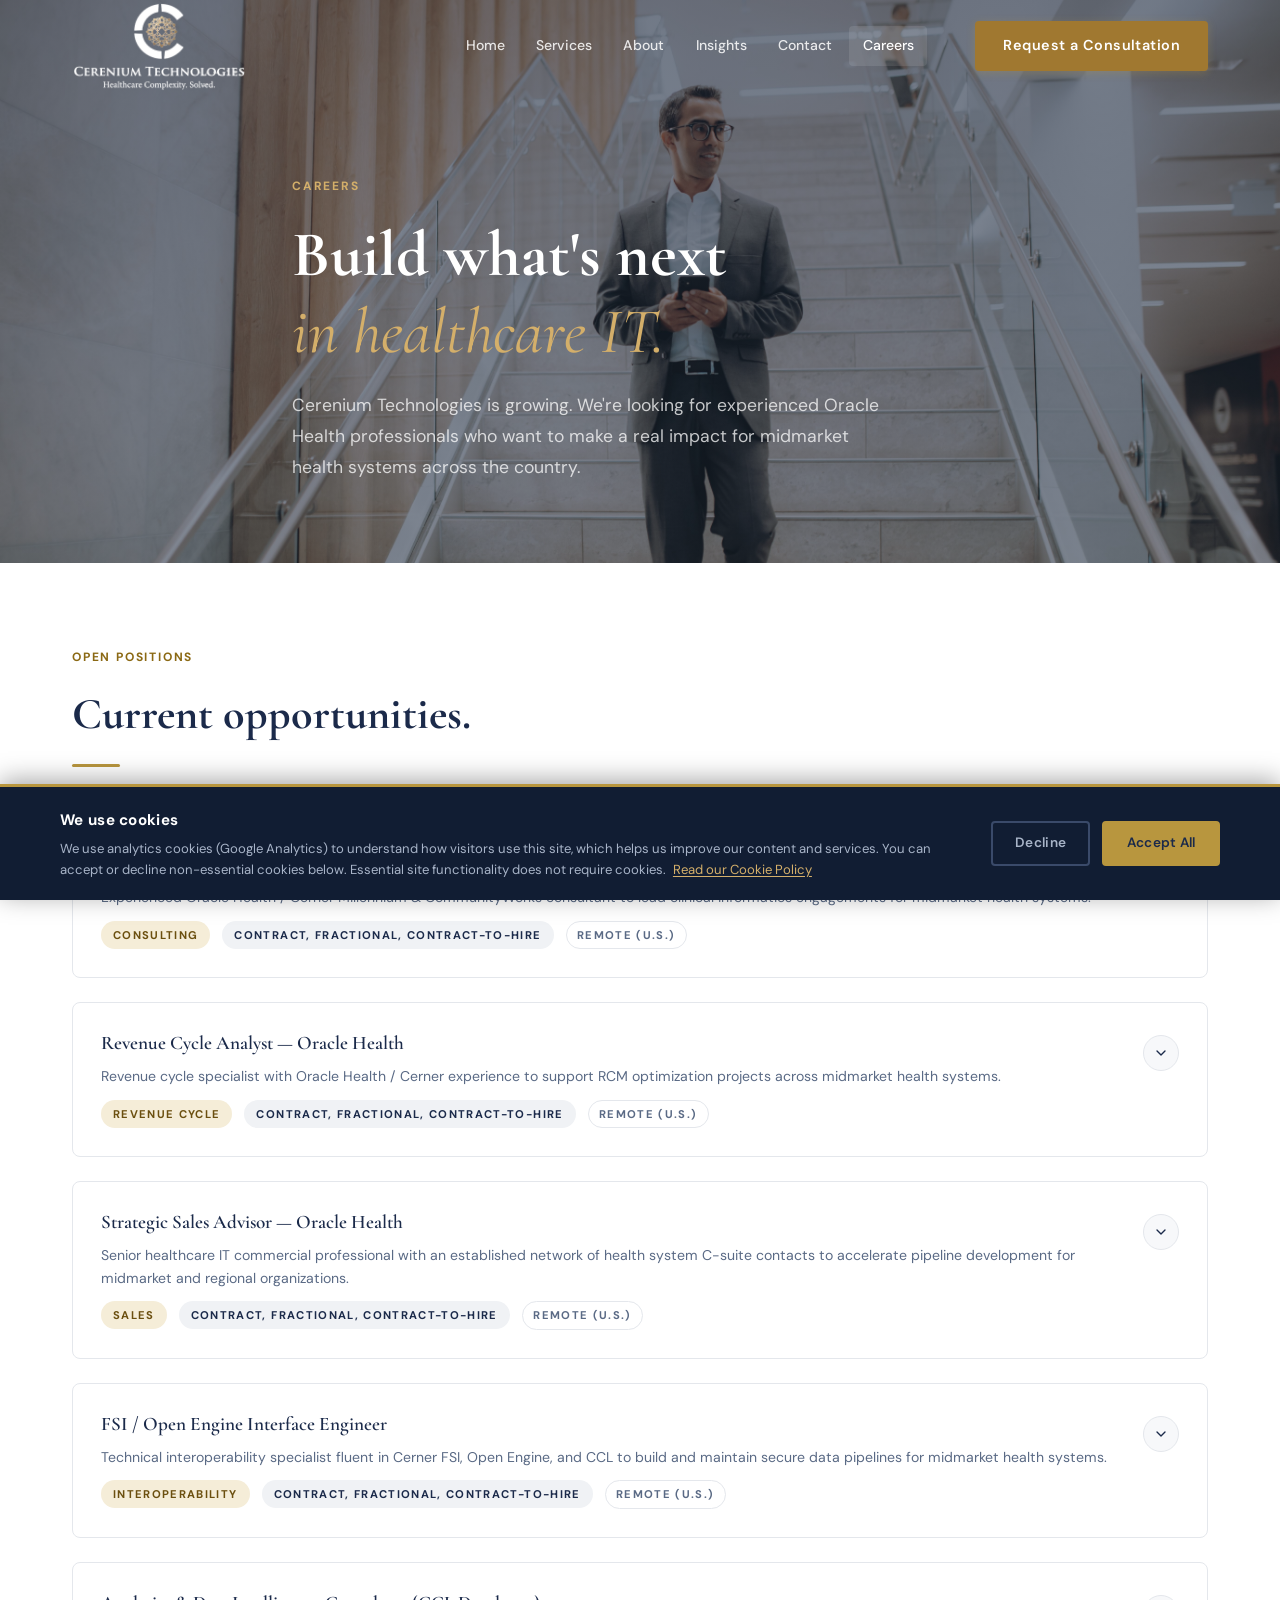
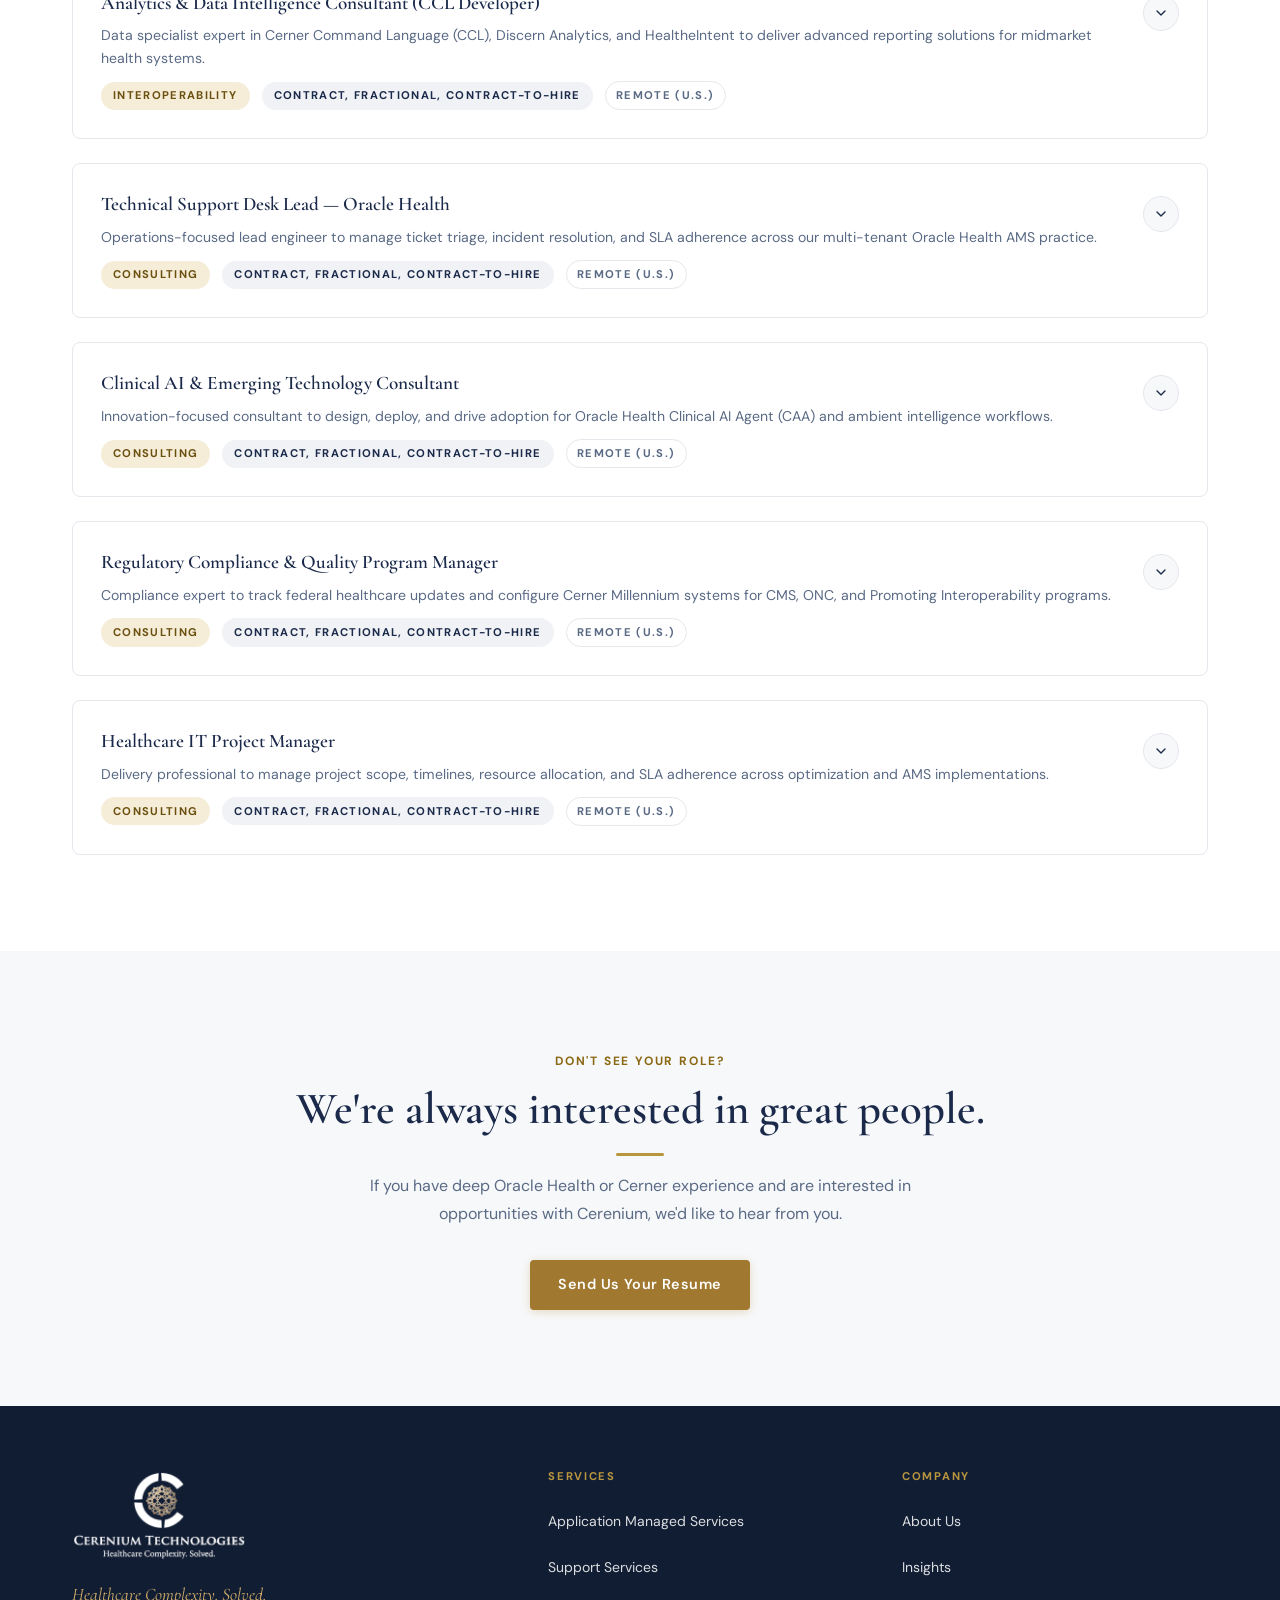
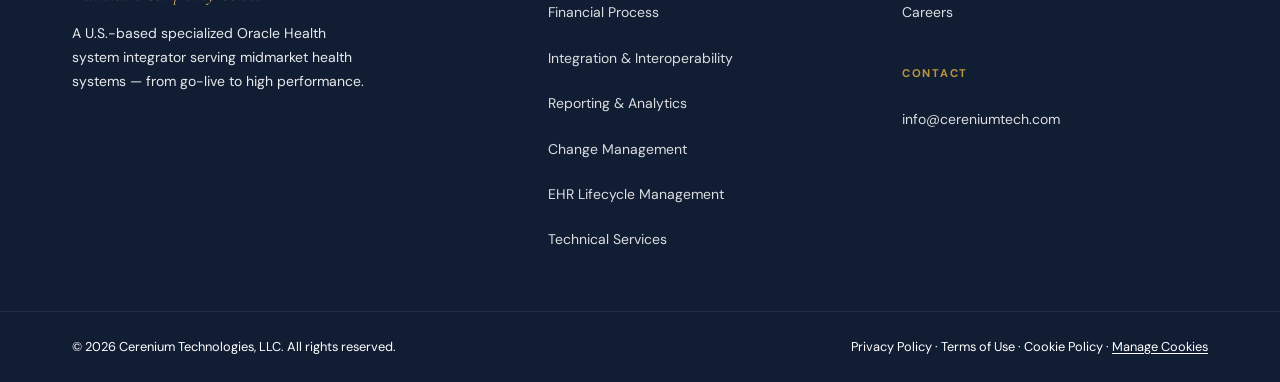
<file: careers.html>
<!DOCTYPE html>
<html lang="en">
<head>
  <meta charset="UTF-8" />
  <meta name="viewport" content="width=device-width, initial-scale=1.0" />
  <title>Careers | Cerenium Technologies | Oracle Health Consulting Jobs</title>
  <meta name="description" content="Join Cerenium Technologies — explore open positions in Oracle Health consulting, Cerner Millennium support, revenue cycle, and healthcare IT for midmarket health systems." />
  <meta name="keywords" content="Oracle Health careers, Cerner consulting jobs, healthcare IT careers, Oracle Health consultant, Cerenium Technologies jobs" />
  <link rel="canonical" href="https://cereniumtech.com/careers.html" />
  <link rel="icon" type="image/x-icon" href="assets/images/favicon.ico">
  <link rel="icon" type="image/png" sizes="32x32" href="assets/images/favicon-32x32.png">
  <link rel="apple-touch-icon" sizes="180x180" href="assets/images/apple-touch-icon.png">

  <meta property="og:title" content="Careers | Cerenium Technologies | Oracle Health Consulting" />
  <meta property="og:description" content="Join a team of Oracle Health specialists serving midmarket health systems across the U.S. View open roles and apply." />
  <meta property="og:url" content="https://cereniumtech.com/careers.html" />
  <meta property="og:type" content="website" />

  <link rel="stylesheet" href="global.css" />
  <link rel="stylesheet" href="about.css" />
  <link rel="stylesheet" href="careers.css" />

  <script type="application/ld+json">
  {
    "@context": "https://schema.org",
    "@type": "WebPage",
    "name": "Careers at Cerenium Technologies",
    "url": "https://cereniumtech.com/careers.html",
    "description": "Open positions in Oracle Health consulting at Cerenium Technologies.",
    "publisher": {
      "@type": "Organization",
      "name": "Cerenium Technologies",
      "url": "https://cereniumtech.com"
    }
  }
  </script>
</head>

<body>
  <div id="nav-placeholder"></div>

  <main id="main-content">

    <!-- ── PAGE HERO ── -->
    <section class="page-hero" aria-label="Careers page hero">
      <div class="page-hero-bg" role="presentation">
        <img src="assets/images/careers-hero.jpg" alt="" aria-hidden="true" loading="eager" fetchpriority="high" />
        <div class="hero-overlay"></div>
      </div>
      <div class="container page-hero-content">
        <span class="eyebrow">Careers</span>
        <h1>Build what's next<br /><em class="hero-italic">in healthcare IT.</em></h1>
        <p>Cerenium Technologies is growing. We're looking for experienced Oracle Health professionals who want to make a real impact for midmarket health systems across the country.</p>
      </div>
    </section>

    <!-- ── OPEN ROLES ── -->
    <section class="careers-listings" aria-labelledby="careers-grid-heading">
      <div class="container">
        <div class="reveal">
          <span class="eyebrow">Open Positions</span>
          <h2 id="careers-grid-heading" class="section-title">Current opportunities.</h2>
          <div class="gold-rule left"></div>
        </div>

        <div class="roles-grid" id="roles-grid" role="list" aria-label="Open positions at Cerenium Technologies">
          <!-- Populated by JavaScript from careers.json -->
        </div>
      </div>
    </section>

    <!-- ── GENERAL INTEREST CTA ── -->
    <section class="careers-general" aria-labelledby="general-heading">
      <div class="container" style="text-align:center;">
        <div class="reveal">
          <span class="eyebrow">Don't See Your Role?</span>
          <h2 id="general-heading">We're always interested in great people.</h2>
          <div class="gold-rule"></div>
          <p style="margin-top:1rem;max-width:560px;margin-left:auto;margin-right:auto;">
            If you have deep Oracle Health or Cerner experience and are interested in
            opportunities with Cerenium, we'd like to hear from you.
          </p>
          <div style="margin-top:2rem;">
            <a href="mailto:careers@cereniumtech.com?subject=General%20Interest%20—%20Cerenium%20Technologies" class="btn btn-primary">
              Send Us Your Resume
            </a>
          </div>
        </div>
      </div>
    </section>

  </main>

  <div id="footer-placeholder"></div>
  <script src="components.js"></script>

  <script>
    (function () {

      function buildMailto(title) {
        var subject = encodeURIComponent('Application — ' + title);
        return 'mailto:careers@cereniumtech.com?subject=' + subject;
      }

      function buildCard(role) {
        var responsibilitiesHtml = '';
        if (role.responsibilities && role.responsibilities.length) {
          responsibilitiesHtml = '<h4 class="role-section-heading">Responsibilities</h4><ul class="role-list" role="list">';
          role.responsibilities.forEach(function (item) {
            responsibilitiesHtml += '<li>' + item + '</li>';
          });
          responsibilitiesHtml += '</ul>';
        }

        var qualificationsHtml = '';
        if (role.qualifications && role.qualifications.length) {
          qualificationsHtml = '<h4 class="role-section-heading">Qualifications</h4><ul class="role-list" role="list">';
          role.qualifications.forEach(function (item) {
            qualificationsHtml += '<li>' + item + '</li>';
          });
          qualificationsHtml += '</ul>';
        }

        var descriptionHtml = '';
        if (role.description && role.description.length) {
          role.description.forEach(function (para) {
            descriptionHtml += '<p>' + para + '</p>';
          });
        }

        return '<article class="role-card reveal" role="listitem" id="role-' + role.id + '">' +
          '<div class="role-card-header" tabindex="0" role="button" aria-expanded="false" aria-controls="role-body-' + role.id + '">' +
            '<div>' +
              '<h3>' + role.title + '</h3>' +
              '<p>' + role.summary + '</p>' +
              '<div class="role-meta">' +
                '<span class="role-tag role-tag--category">' + role.category + '</span>' +
                '<span class="role-tag role-tag--type">' + role.type + '</span>' +
                '<span class="role-tag role-tag--location">' + role.location + '</span>' +
              '</div>' +
            '</div>' +
            '<div class="role-toggle" aria-hidden="true">' +
              '<svg viewBox="0 0 24 24" fill="none" stroke="currentColor" stroke-width="2" stroke-linecap="round" stroke-linejoin="round"><polyline points="6 9 12 15 18 9"></polyline></svg>' +
            '</div>' +
          '</div>' +
          '<div class="role-card-body" id="role-body-' + role.id + '" aria-hidden="true">' +
            '<div class="role-card-body-inner">' +
              '<div class="role-description">' +
                descriptionHtml +
                responsibilitiesHtml +
                qualificationsHtml +
              '</div>' +
              '<div class="role-apply-block">' +
                '<p class="role-apply-instructions">' +
                  'To apply, send your resume and a brief introduction to ' +
                  '<strong>careers@cereniumtech.com</strong>.' +
                '</p>' +
                '<a href="' + buildMailto(role.title) + '" class="btn-apply" aria-label="Apply for ' + role.title + '">' +
                  'Apply for This Role' +
                  '<svg viewBox="0 0 24 24" fill="none" stroke="currentColor" stroke-width="2" stroke-linecap="round" stroke-linejoin="round"><path d="M5 12h14"/><path d="M12 5l7 7-7 7"/></svg>' +
                '</a>' +
              '</div>' +
            '</div>' +
          '</div>' +
        '</article>';
      }

      function showEmpty() {
        document.getElementById('roles-grid').innerHTML =
          '<div class="careers-empty">' +
            '<span class="careers-empty-icon" aria-hidden="true">—</span>' +
            '<p>There are no open positions at this time. Check back soon, or send your resume to ' +
            '<a href="mailto:careers@cereniumtech.com?subject=General%20Interest%20—%20Cerenium%20Technologies" style="color:var(--gold-text);font-weight:600;">careers@cereniumtech.com</a>' +
            ' and we\'ll keep you in mind.</p>' +
          '</div>';
      }

      function initToggle(card) {
        var header = card.querySelector('.role-card-header');
        var body = card.querySelector('.role-card-body');
        if (!header || !body) return;

        function toggle() {
          var isExpanded = card.classList.toggle('is-expanded');
          header.setAttribute('aria-expanded', isExpanded);
          body.setAttribute('aria-hidden', !isExpanded);
        }

        header.addEventListener('click', toggle);
        header.addEventListener('keydown', function (e) {
          if (e.key === 'Enter' || e.key === ' ') {
            e.preventDefault();
            toggle();
          }
        });
      }

      fetch('careers.json')
        .then(function (r) { return r.json(); })
        .then(function (data) {
          // Filter to active roles only
          var activeRoles = data.filter(function (role) { return role.active; });

          if (!activeRoles.length) {
            showEmpty();
            return;
          }

          var grid = document.getElementById('roles-grid');

          activeRoles.forEach(function (role) {
            var temp = document.createElement('div');
            temp.innerHTML = buildCard(role);
            var card = temp.firstElementChild;
            grid.appendChild(card);

            // Init expand/collapse
            initToggle(card);

            // Trigger reveal animation
            requestAnimationFrame(function () {
              requestAnimationFrame(function () {
                card.classList.add('revealed');
              });
            });
          });

          // Deep link: if URL hash matches a role ID, expand it
          var hash = window.location.hash.replace('#', '');
          if (hash) {
            var target = document.getElementById(hash);
            if (target && target.classList.contains('role-card')) {
              target.classList.add('is-expanded');
              var h = target.querySelector('.role-card-header');
              var b = target.querySelector('.role-card-body');
              if (h) h.setAttribute('aria-expanded', 'true');
              if (b) b.setAttribute('aria-hidden', 'false');
              setTimeout(function () {
                target.scrollIntoView({ behavior: 'smooth', block: 'start' });
              }, 300);
            }
          }
        })
        .catch(function () {
          document.getElementById('roles-grid').innerHTML =
            '<p style="color:#4A5568;font-family:var(--font-body);padding:2rem 0;">Unable to load positions. If viewing locally, use Live Server or a local web server.</p>';
        });
    })();
  </script>

</body>
</html>
</file>
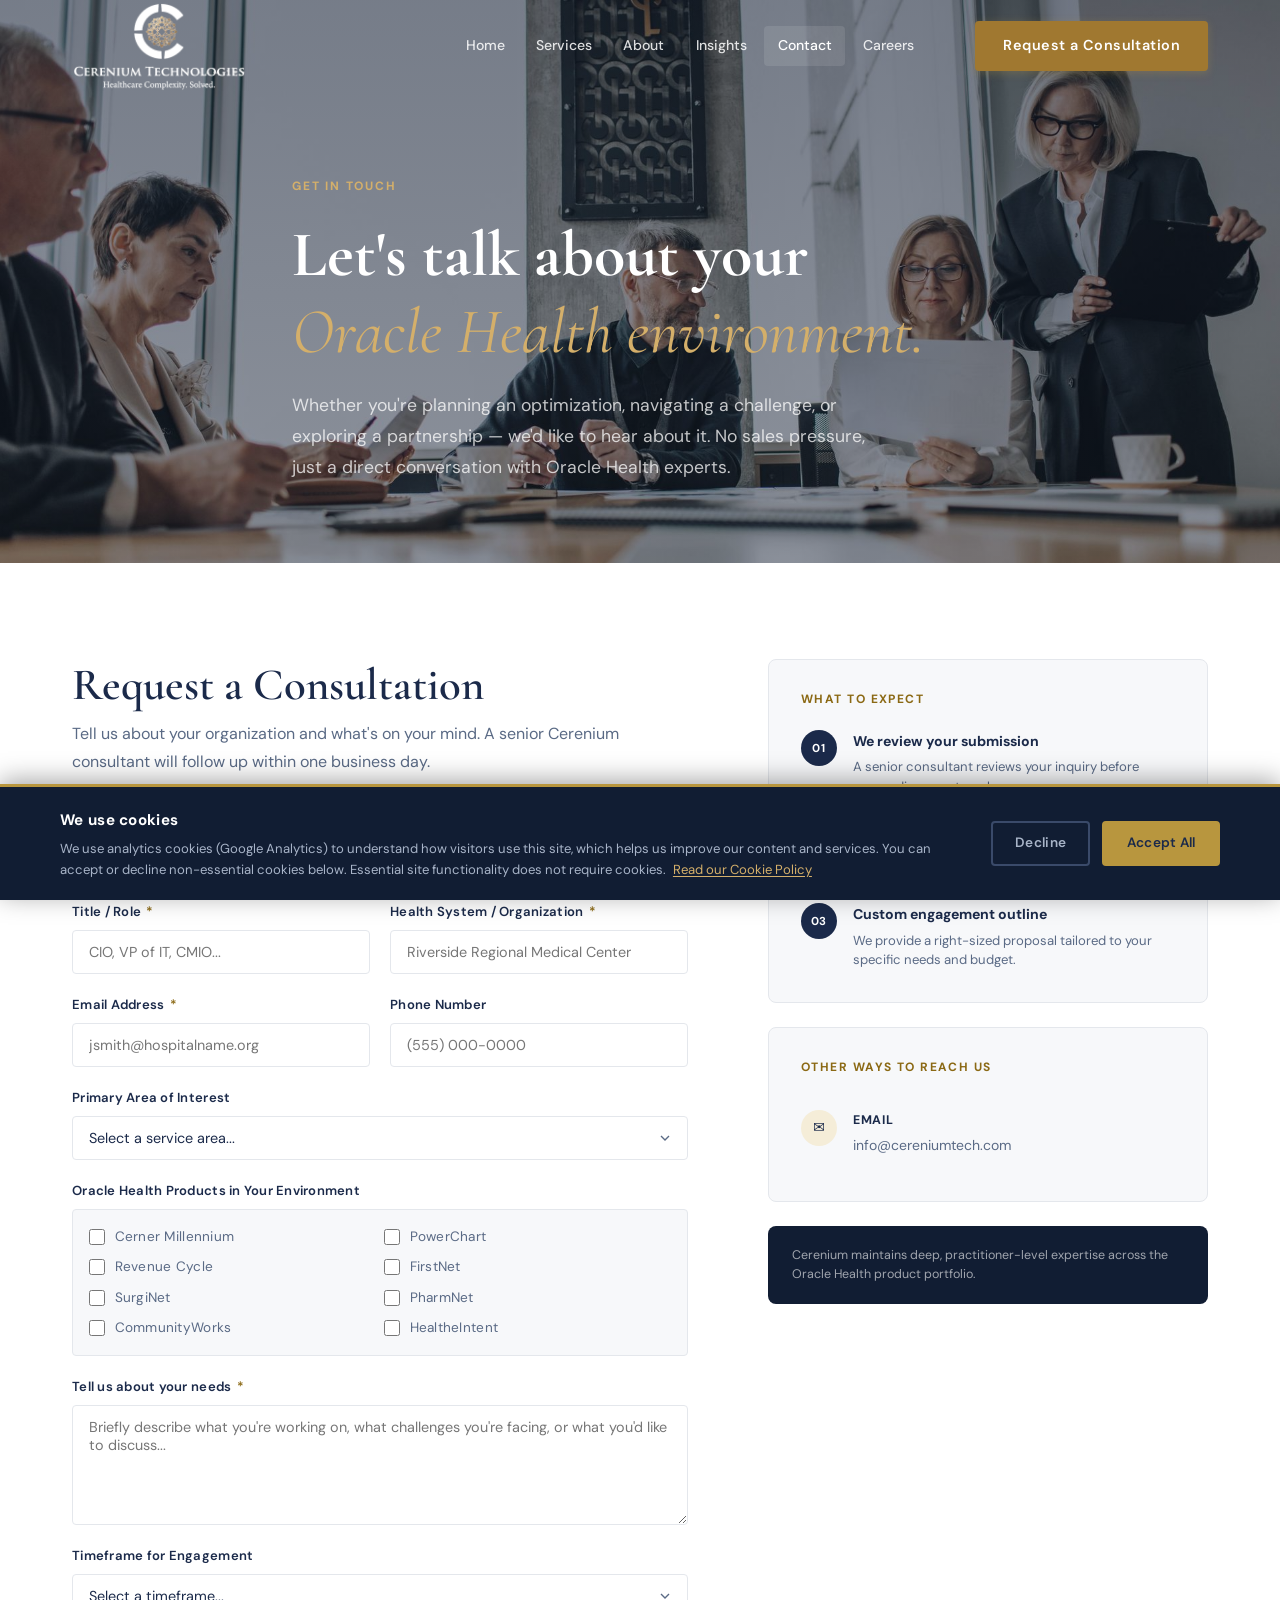
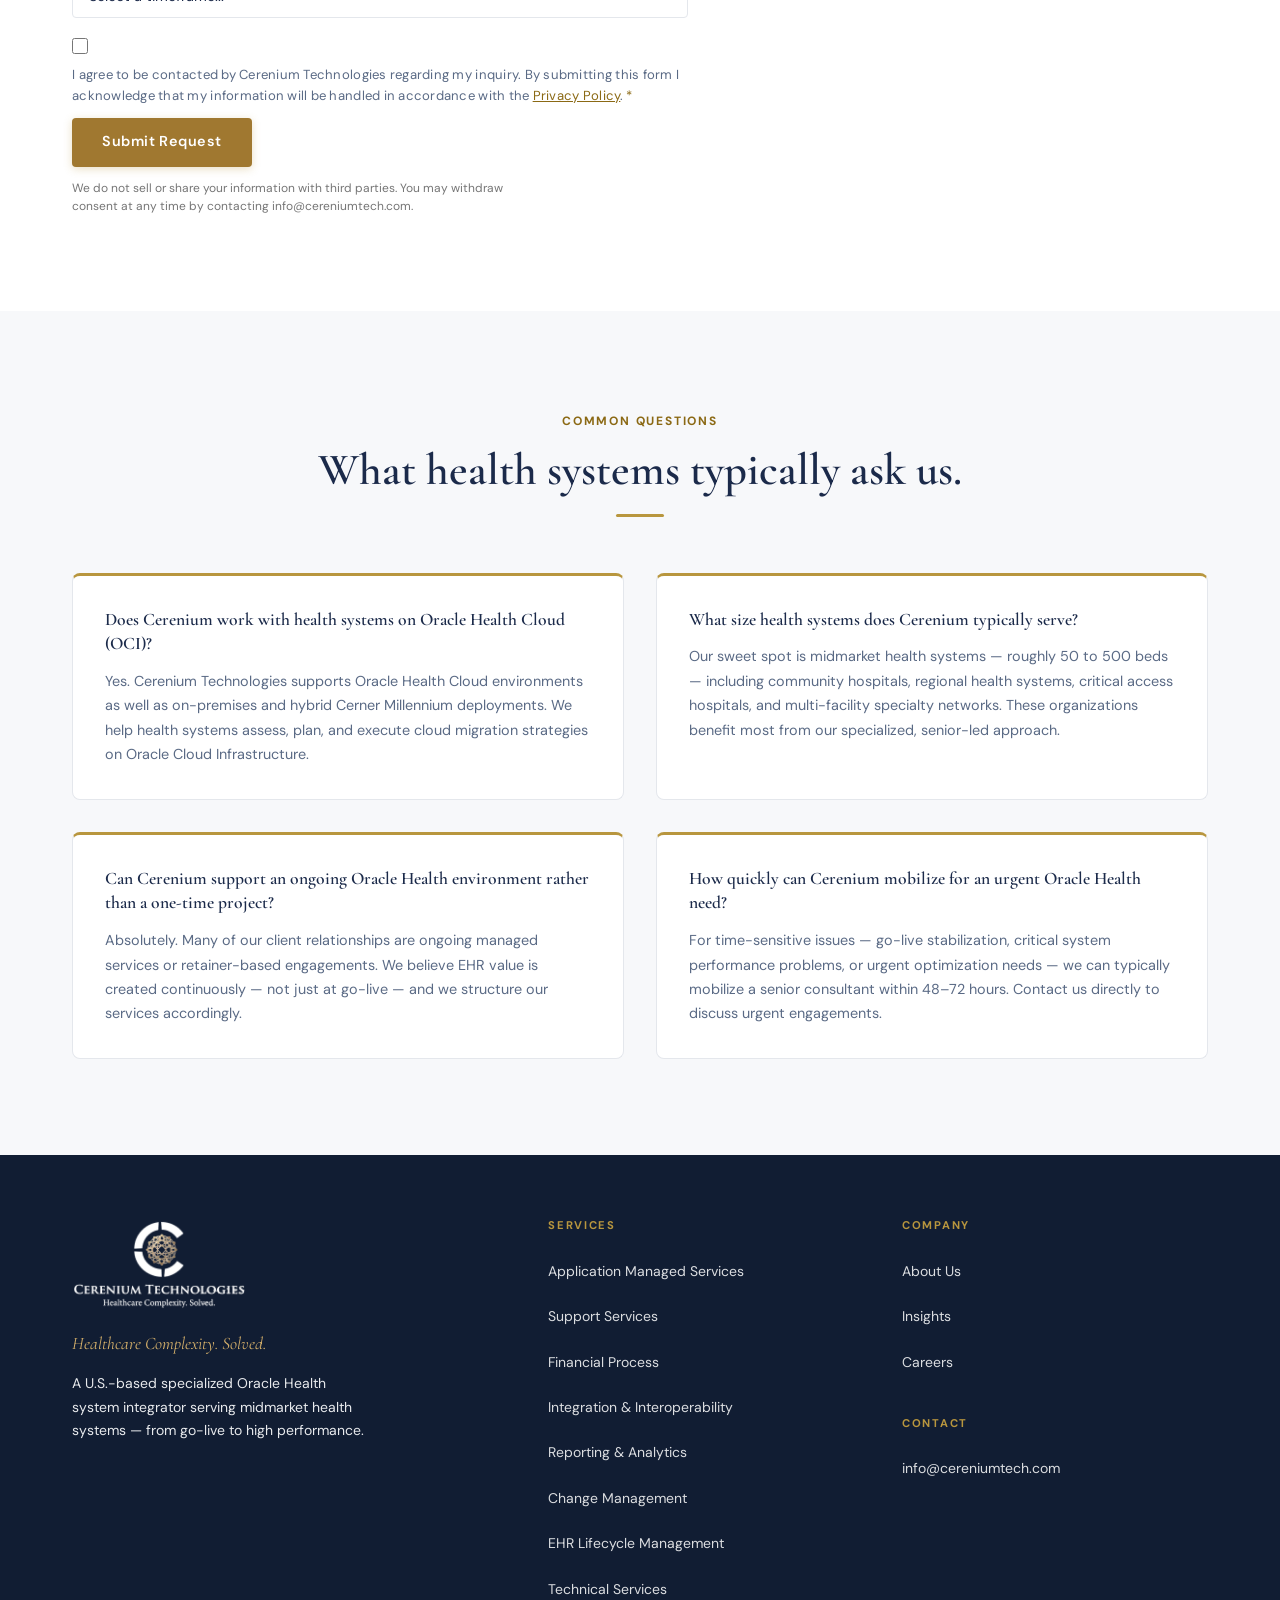
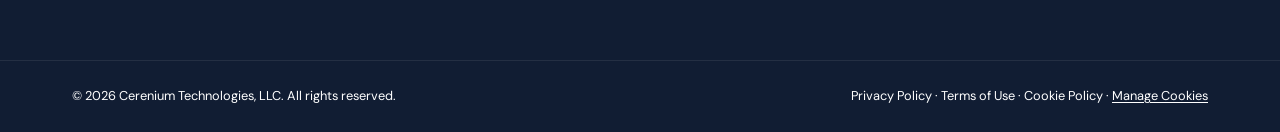
<file: contact.html>
<!DOCTYPE html>
<html lang="en">
<head>
  <meta charset="UTF-8" />
  <meta name="viewport" content="width=device-width, initial-scale=1.0" />
  <title>Contact Cerenium Technologies | Oracle Health Consulting Inquiry</title>
  <meta name="description" content="Contact Cerenium Technologies to discuss your Oracle Health EHR consulting needs. We serve midmarket health systems across the United States with Oracle and Cerner expertise." />
  <meta name="keywords" content="contact Cerenium Technologies, Oracle Health consulting inquiry, Cerner consulting contact, healthcare IT consulting request" />
  <link rel="canonical" href="https://cereniumtech.com/contact.html" />
  <link rel="icon" type="image/x-icon" href="assets/images/favicon.ico">
  <link rel="icon" type="image/png" sizes="32x32" href="assets/images/favicon-32x32.png">
  <link rel="apple-touch-icon" sizes="180x180" href="assets/images/apple-touch-icon.png">

  <meta property="og:title" content="Contact Cerenium Technologies | Oracle Health Consulting" />
  <meta property="og:description" content="Request a consultation with Cerenium Technologies. Oracle Health and Cerner expertise for midmarket health systems." />
  <meta property="og:url" content="https://cereniumtech.com/contact.html" />
  <meta property="og:type" content="website" />


  <link rel="stylesheet" href="global.css" />
  <link rel="stylesheet" href="about.css" />
  <link rel="stylesheet" href="contact.css" />

  <script type="application/ld+json">
  {
    "@context": "https://schema.org",
    "@type": "ContactPage",
    "url": "https://cereniumtech.com/contact.html",
    "name": "Cerenium Technologies Contact",
    "description": "Request a consultation with Cerenium Technologies for Oracle Health EHR consulting.",
    "mainEntity": {
      "@type": "Organization",
      "name": "Cerenium Technologies",
      "email": "info@cereniumtech.com",
      "url": "https://cereniumtech.com",
      "areaServed": "US"
    }
  }
  </script>
</head>

<body>
  <div id="nav-placeholder"></div>

  <main id="main-content">

    <!-- ── PAGE HERO ── -->
      <section class="page-hero contact-hero" aria-label="Contact page hero">
      <div class="page-hero-bg">
        <img src="assets/images/contact-hero.jpg" alt="" aria-hidden="true" loading="eager" />
        <div class="hero-overlay"></div>
      </div>
      <div class="container page-hero-content">
        <span class="eyebrow">Get In Touch</span>
        <h1>Let's talk about your<br /><em class="hero-italic">Oracle Health environment.</em></h1>
        <p>Whether you're planning an optimization, navigating a challenge, or exploring a partnership — we'd like to hear about it. No sales pressure, just a direct conversation with Oracle Health experts.</p>
      </div>
    </section>

    <!-- ── CONTACT SECTION ── -->
    <section class="contact-section">
      <div class="container contact-grid">

        <!-- ── LEFT: FORM ── -->
        <div class="contact-form-wrapper reveal">
          <h2>Request a Consultation</h2>
          <p style="margin-bottom:2rem;">Tell us about your organization and what's on your mind. A senior Cerenium consultant will follow up within one business day.</p>

          <!--
            FORMSPREE SETUP:
            1. Go to https://formspree.io and create a free account
            2. Create a new form and copy your form ID
            3. Replace "xkoydgvr" below with your actual ID
            4. Example: action="https://formspree.io/f/xabcdefg"
          -->
          <form
            id="contact-form"
            action="https://formspree.io/f/xkoydgvr"
            method="POST"
            class="contact-form"
            novalidate
          >
            <!-- Hidden fields for routing -->
            <input type="hidden" name="_subject" value="New Consultation Request — Cerenium Technologies" />
            <input type="hidden" name="_next" value="https://cereniumtech.com/thank-you.html" />
            <!-- Honeypot spam filter -->
            <input type="text" name="_gotcha" style="display:none;" tabindex="-1" autocomplete="off" />

            <!-- Row 1: Name -->
            <div class="form-row">
              <div class="form-group">
                <label for="first-name">First Name <span class="required">*</span></label>
                <input type="text" id="first-name" name="first_name" required autocomplete="given-name" placeholder="Jane" aria-describedby="first-name-error" />
                <span class="field-error" id="first-name-error" aria-live="polite"></span>
              </div>
              <div class="form-group">
                <label for="last-name">Last Name <span class="required">*</span></label>
                <input type="text" id="last-name" name="last_name" required autocomplete="family-name" placeholder="Smith" aria-describedby="last-name-error" />
                <span class="field-error" id="last-name-error" aria-live="polite"></span>
              </div>
            </div>

            <!-- Row 2: Title & Org -->
            <div class="form-row">
              <div class="form-group">
                <label for="title">Title / Role <span class="required">*</span></label>
                <input type="text" id="title" name="title" required placeholder="CIO, VP of IT, CMIO..." aria-describedby="title-error" />
                <span class="field-error" id="title-error" aria-live="polite"></span>
              </div>
              <div class="form-group">
                <label for="organization">Health System / Organization <span class="required">*</span></label>
                <input type="text" id="organization" name="organization" required placeholder="Riverside Regional Medical Center" aria-describedby="organization-error" />
                <span class="field-error" id="organization-error" aria-live="polite"></span>
              </div>
            </div>

            <!-- Row 3: Email & Phone -->
            <div class="form-row">
              <div class="form-group">
                <label for="email">Email Address <span class="required">*</span></label>
                <input type="email" id="email" name="email" required autocomplete="email" placeholder="jsmith@hospitalname.org" aria-describedby="email-error" />
                <span class="field-error" id="email-error" aria-live="polite"></span>
              </div>
              <div class="form-group">
                <label for="phone">Phone Number</label>
                <input type="tel" id="phone" name="phone" autocomplete="tel" placeholder="(555) 000-0000" />
              </div>
            </div>

            <!-- Service Interest -->
            <div class="form-group">
              <label for="service">Primary Area of Interest</label>
              <select id="service" name="service_interest">
                <option value="" disabled selected>Select a service area...</option>
                <option value="Application Managed Services">Application Managed Services</option>
                <option value="Support Services">Support Services</option>
                <option value="Financial Process / Revenue Cycle">Financial Process / Revenue Cycle</option>
                <option value="Integration & Interoperability">Integration &amp; Interoperability</option>
                <option value="Reporting & Analytics">Reporting &amp; Analytics</option>
                <option value="Change Management">Change Management</option>
                <option value="EHR Lifecycle Management">EHR Lifecycle Management</option>
                <option value="Technical Services">Technical Services</option>
                <option value="Not sure yet">Not sure yet — I'd like to talk</option>
              </select>
            </div>

            <!-- Oracle Health Products -->
            <div class="form-group">
              <label>Oracle Health Products in Your Environment</label>
              <div class="checkbox-grid" role="group" aria-label="Oracle Health Products">
                <label class="checkbox-label"><input type="checkbox" name="products" value="Cerner Millennium" /> Cerner Millennium</label>
                <label class="checkbox-label"><input type="checkbox" name="products" value="PowerChart" /> PowerChart</label>
                <label class="checkbox-label"><input type="checkbox" name="products" value="Revenue Cycle" /> Revenue Cycle</label>
                <label class="checkbox-label"><input type="checkbox" name="products" value="FirstNet" /> FirstNet</label>
                <label class="checkbox-label"><input type="checkbox" name="products" value="SurgiNet" /> SurgiNet</label>
                <label class="checkbox-label"><input type="checkbox" name="products" value="PharmNet" /> PharmNet</label>
                <label class="checkbox-label"><input type="checkbox" name="products" value="CommunityWorks" /> CommunityWorks</label>
                <label class="checkbox-label"><input type="checkbox" name="products" value="HealtheIntent" /> HealtheIntent</label>
              </div>
            </div>

            <!-- Message -->
            <div class="form-group">
              <label for="message">Tell us about your needs <span class="required">*</span></label>
              <textarea
                id="message"
                name="message"
                required
                rows="5"
                placeholder="Briefly describe what you're working on, what challenges you're facing, or what you'd like to discuss..."
                aria-describedby="message-error"
              ></textarea>
              <span class="field-error" id="message-error" aria-live="polite"></span>
            </div>

            <!-- Timeline -->
            <div class="form-group">
              <label for="timeline">Timeframe for Engagement</label>
              <select id="timeline" name="timeline">
                <option value="" disabled selected>Select a timeframe...</option>
                <option value="Immediate (within 30 days)">Immediate (within 30 days)</option>
                <option value="Near term (1-3 months)">Near term (1–3 months)</option>
                <option value="Planning phase (3-6 months)">Planning phase (3–6 months)</option>
                <option value="Exploratory">Just exploring options</option>
              </select>
            </div>

            <!-- Submit -->
            <div class="form-submit">
             <!-- GDPR consent checkbox -->
              <div class="form-group consent-group">
                <label class="checkbox-label consent-label" for="consent">
                  <input type="checkbox" id="consent" name="consent" required aria-describedby="consent-error" />
                <span>I agree to be contacted by Cerenium Technologies regarding my inquiry. By submitting this form I acknowledge that my information will be handled in accordance with the <a href="/privacy-policy.html" target="_blank" rel="noopener">Privacy Policy</a>.<span class="required">*</span></span>
              </label>
                <span class="field-error" id="consent-error" aria-live="polite"></span>
              </div>

              <button type="submit" class="btn btn-primary btn-submit" id="submit-btn">
                <span class="btn-text">Submit Request</span>
                <span class="btn-loading" aria-hidden="true" style="display:none;">Sending...</span>
              </button>

              <p class="form-disclaimer">
                We do not sell or share your information with third parties.
                You may withdraw consent at any time by contacting
                <a href="mailto:info@cereniumtech.com">info@cereniumtech.com</a>.
              </p>
            </div>

          </form>

            <!-- Success message -->
            <div id="form-success" class="form-success" aria-live="polite" style="display:none;">
              <div class="success-icon" aria-hidden="true">✓</div>
              <h3>Thank you for your message.</h3>
              <p>A Cerenium consultant will be in touch with you shortly. You can also email us at <a href="mailto:info@cereniumtech.com">info@cereniumtech.com</a>.</p>
            </div>

        </div>

        <!-- ── RIGHT: INFO PANEL ── -->
        <aside class="contact-info reveal reveal-delay-1" aria-label="Contact information">

          <div class="contact-info-card">
            <h3>What to expect</h3>
            <ol class="contact-steps">
              <li>
                <span class="step-num">01</span>
                <div>
                  <strong>We review your submission</strong>
                  <p>A senior consultant reviews your inquiry before responding — not a sales rep.</p>
                </div>
              </li>
              <li>
                <span class="step-num">02</span>
                <div>
                  <strong>Discovery call (30 min)</strong>
                  <p>We'll schedule a brief call to understand your Oracle Health environment and priorities.</p>
                </div>
              </li>
              <li>
                <span class="step-num">03</span>
                <div>
                  <strong>Custom engagement outline</strong>
                  <p>We provide a right-sized proposal tailored to your specific needs and budget.</p>
                </div>
              </li>
            </ol>
          </div>

          <div class="contact-info-card contact-channels">
            <h3>Other ways to reach us</h3>
            <div class="channel-item">
              <div class="channel-icon" aria-hidden="true">✉</div>
              <div>
                <strong>Email</strong>
                <a href="mailto:info@cereniumtech.com">info@cereniumtech.com</a>
              </div>
            </div>
            <!-- PHONE: Add business number here when ready, e.g.:
            <div class="channel-item">
              <div class="channel-icon" aria-hidden="true">☎</div>
              <div>
                <strong>Phone</strong>
                <a href="tel:+1XXXXXXXXXX">(XXX) XXX-XXXX</a>
                <span style="display:block;font-size:0.78rem;color:#666666;">Mon–Fri, 8am–6pm CT</span>
              </div>
            </div>
            -->
            
          </div>

          <div class="contact-oracle-badge">
            <p>Cerenium maintains deep, practitioner-level expertise across the Oracle Health product portfolio.</p>
          </div>

        </aside>

      </div>
    </section>

    <!-- ── FAQ ── -->
    <section class="contact-faq bg-off-white">
      <div class="container">
        <div class="section-header reveal">
          <span class="eyebrow">Common Questions</span>
          <h2>What health systems typically ask us.</h2>
          <div class="gold-rule"></div>
        </div>

        <div class="faq-grid">
          <div class="faq-item reveal">
            <h3>Does Cerenium work with health systems on Oracle Health Cloud (OCI)?</h3>
            <p>Yes. Cerenium Technologies supports Oracle Health Cloud environments as well as on-premises and hybrid Cerner Millennium deployments. We help health systems assess, plan, and execute cloud migration strategies on Oracle Cloud Infrastructure.</p>
          </div>
          <div class="faq-item reveal reveal-delay-1">
            <h3>What size health systems does Cerenium typically serve?</h3>
            <p>Our sweet spot is midmarket health systems — roughly 50 to 500 beds — including community hospitals, regional health systems, critical access hospitals, and multi-facility specialty networks. These organizations benefit most from our specialized, senior-led approach.</p>
          </div>
          <div class="faq-item reveal reveal-delay-2">
            <h3>Can Cerenium support an ongoing Oracle Health environment rather than a one-time project?</h3>
            <p>Absolutely. Many of our client relationships are ongoing managed services or retainer-based engagements. We believe EHR value is created continuously — not just at go-live — and we structure our services accordingly.</p>
          </div>
          <div class="faq-item reveal">
            <h3>How quickly can Cerenium mobilize for an urgent Oracle Health need?</h3>
            <p>For time-sensitive issues — go-live stabilization, critical system performance problems, or urgent optimization needs — we can typically mobilize a senior consultant within 48–72 hours. Contact us directly to discuss urgent engagements.</p>
          </div>
        </div>
      </div>
    </section>

  </main>

  <div id="footer-placeholder"></div>

  <script src="components.js"></script>
  <script>
    (function() {
      const form       = document.getElementById('contact-form');
      const submitBtn  = document.getElementById('submit-btn');
      const successMsg = document.getElementById('form-success');
      if (!form) return;

      function showError(input, msg) {
        const errEl = document.getElementById(input.getAttribute('aria-describedby'));
        if (errEl) { errEl.textContent = msg; errEl.style.display = 'block'; }
        input.classList.add('invalid');
        input.setAttribute('aria-invalid', 'true');
      }

      function clearError(input) {
        const errEl = document.getElementById(input.getAttribute('aria-describedby'));
        if (errEl) { errEl.textContent = ''; errEl.style.display = 'none'; }
        input.classList.remove('invalid');
        input.removeAttribute('aria-invalid');
      }

      function validateForm() {
        let valid = true;
        form.querySelectorAll('[required]').forEach(field => {
          if (field.type === 'checkbox') {
            if (!field.checked) {
              showError(field, 'You must agree to continue.');
              valid = false;
            } else {
              clearError(field);
            }
          } else if (!field.value.trim()) {
            showError(field, 'This field is required.');
            valid = false;
          } else if (field.type === 'email' && !/^[^\s@]+@[^\s@]+\.[^\s@]+$/.test(field.value)) {
            showError(field, 'Please enter a valid email address.');
            valid = false;
          } else {
            clearError(field);
          }
        });
        return valid;
      }

      form.querySelectorAll('input, textarea').forEach(field => {
        field.addEventListener('blur', () => {
          if (field.hasAttribute('required')) {
            if (!field.value.trim()) {
              showError(field, 'This field is required.');
            } else {
              clearError(field);
            }
          }
        });
      });

      form.addEventListener('submit', async function(e) {
        e.preventDefault();
        if (!validateForm()) return;

        submitBtn.disabled = true;
        submitBtn.querySelector('.btn-text').style.display = 'none';
        submitBtn.querySelector('.btn-loading').style.display = 'inline';

        try {
          const response = await fetch(form.action, {
            method: 'POST',
            body: new FormData(form),
            headers: { 'Accept': 'application/json' }
          });

          if (response.ok) {
            form.style.display = 'none';
            successMsg.style.display = 'flex';
          } else {
            throw new Error('Submission failed');
          }
        } catch (err) {
          submitBtn.disabled = false;
          submitBtn.querySelector('.btn-text').style.display = 'inline';
          submitBtn.querySelector('.btn-loading').style.display = 'none';
          alert('There was an issue submitting your request. Please email us directly at info@cereniumtech.com.');
        }
      });
    })();
  </script>
</body>
</html>
</file>
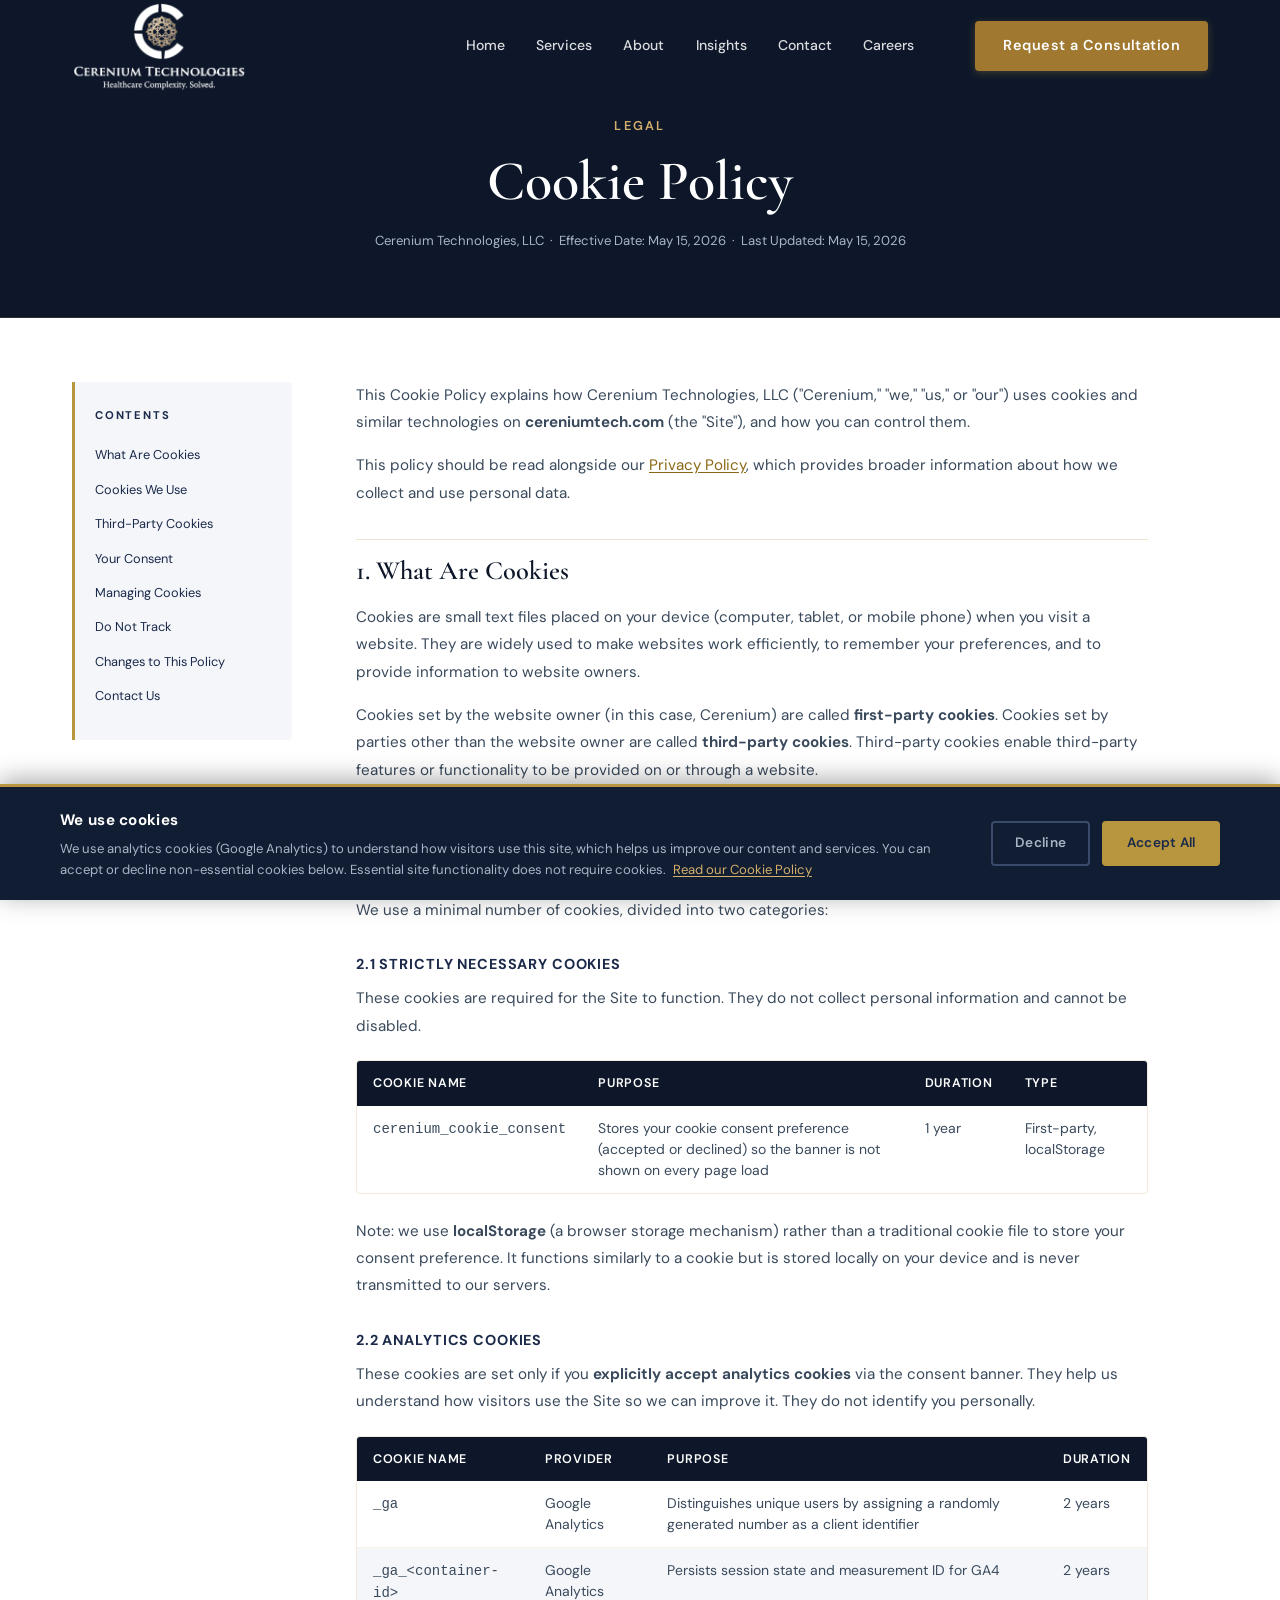
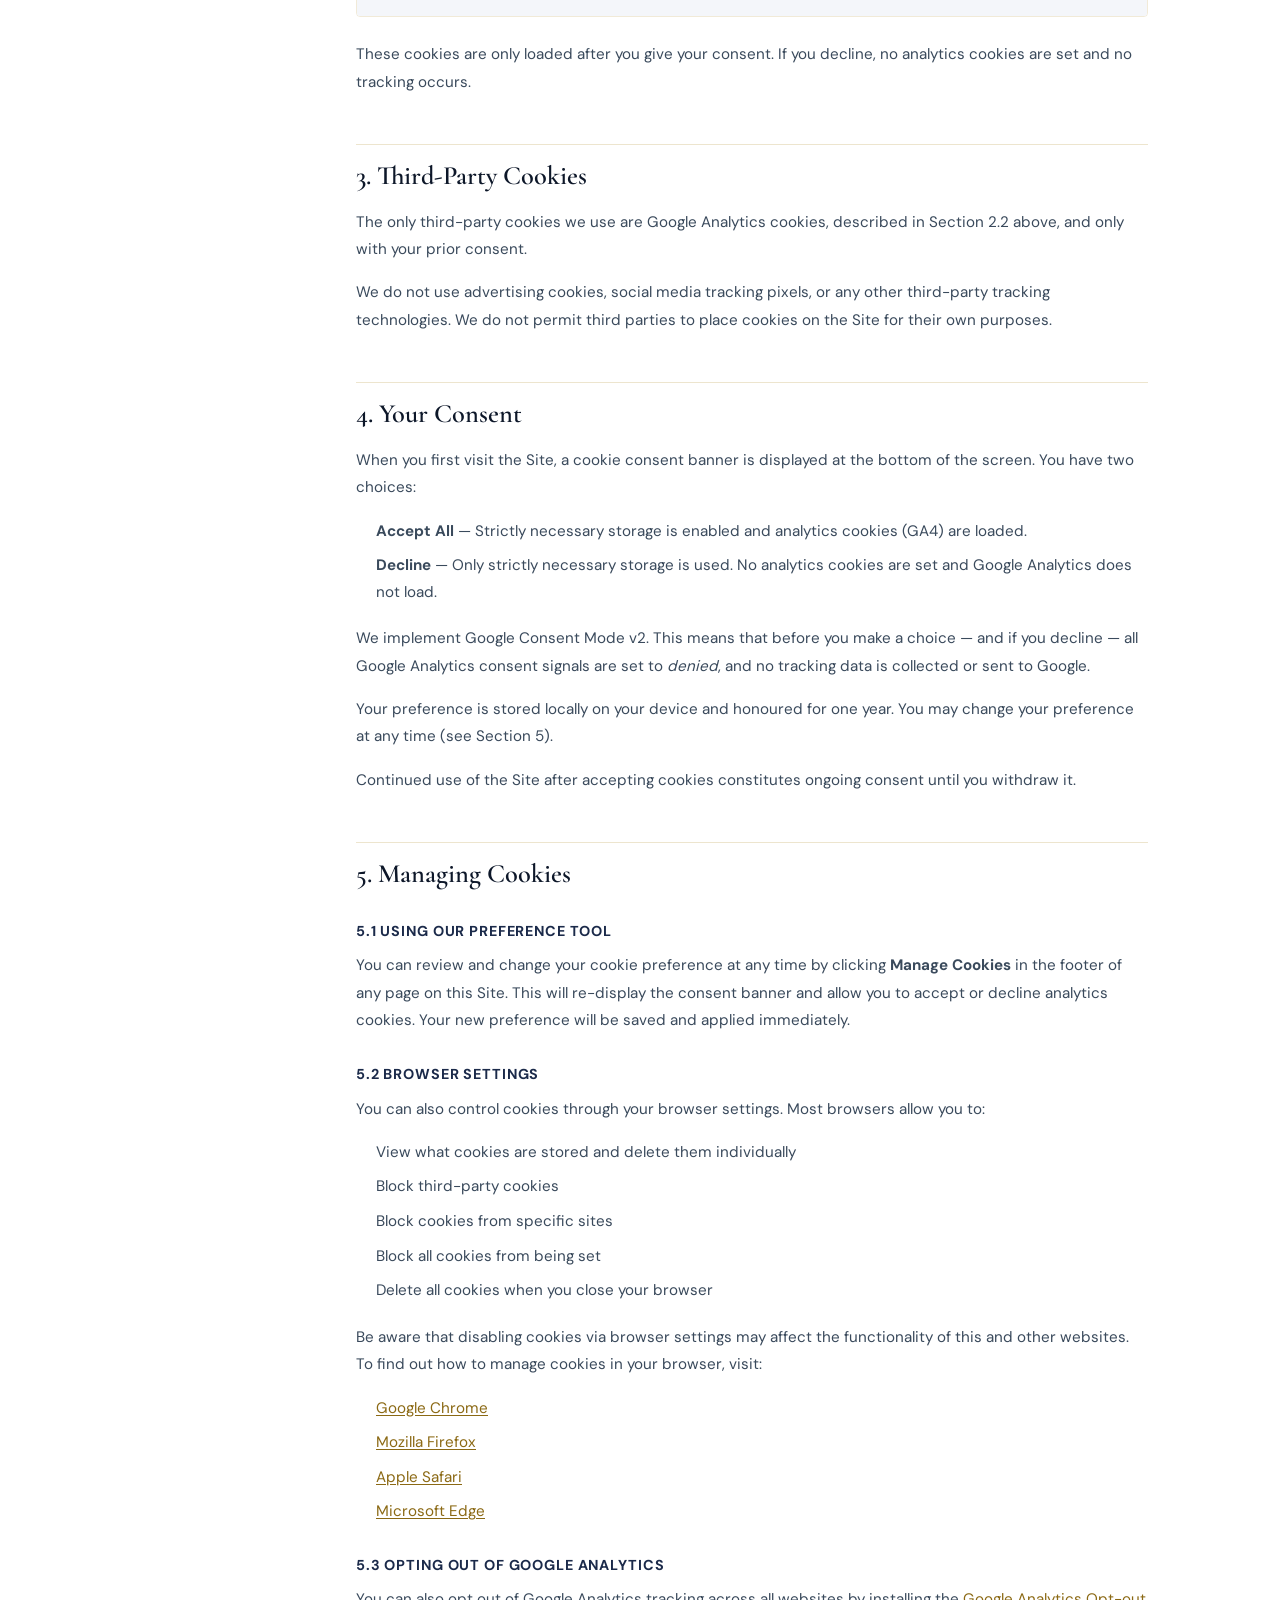
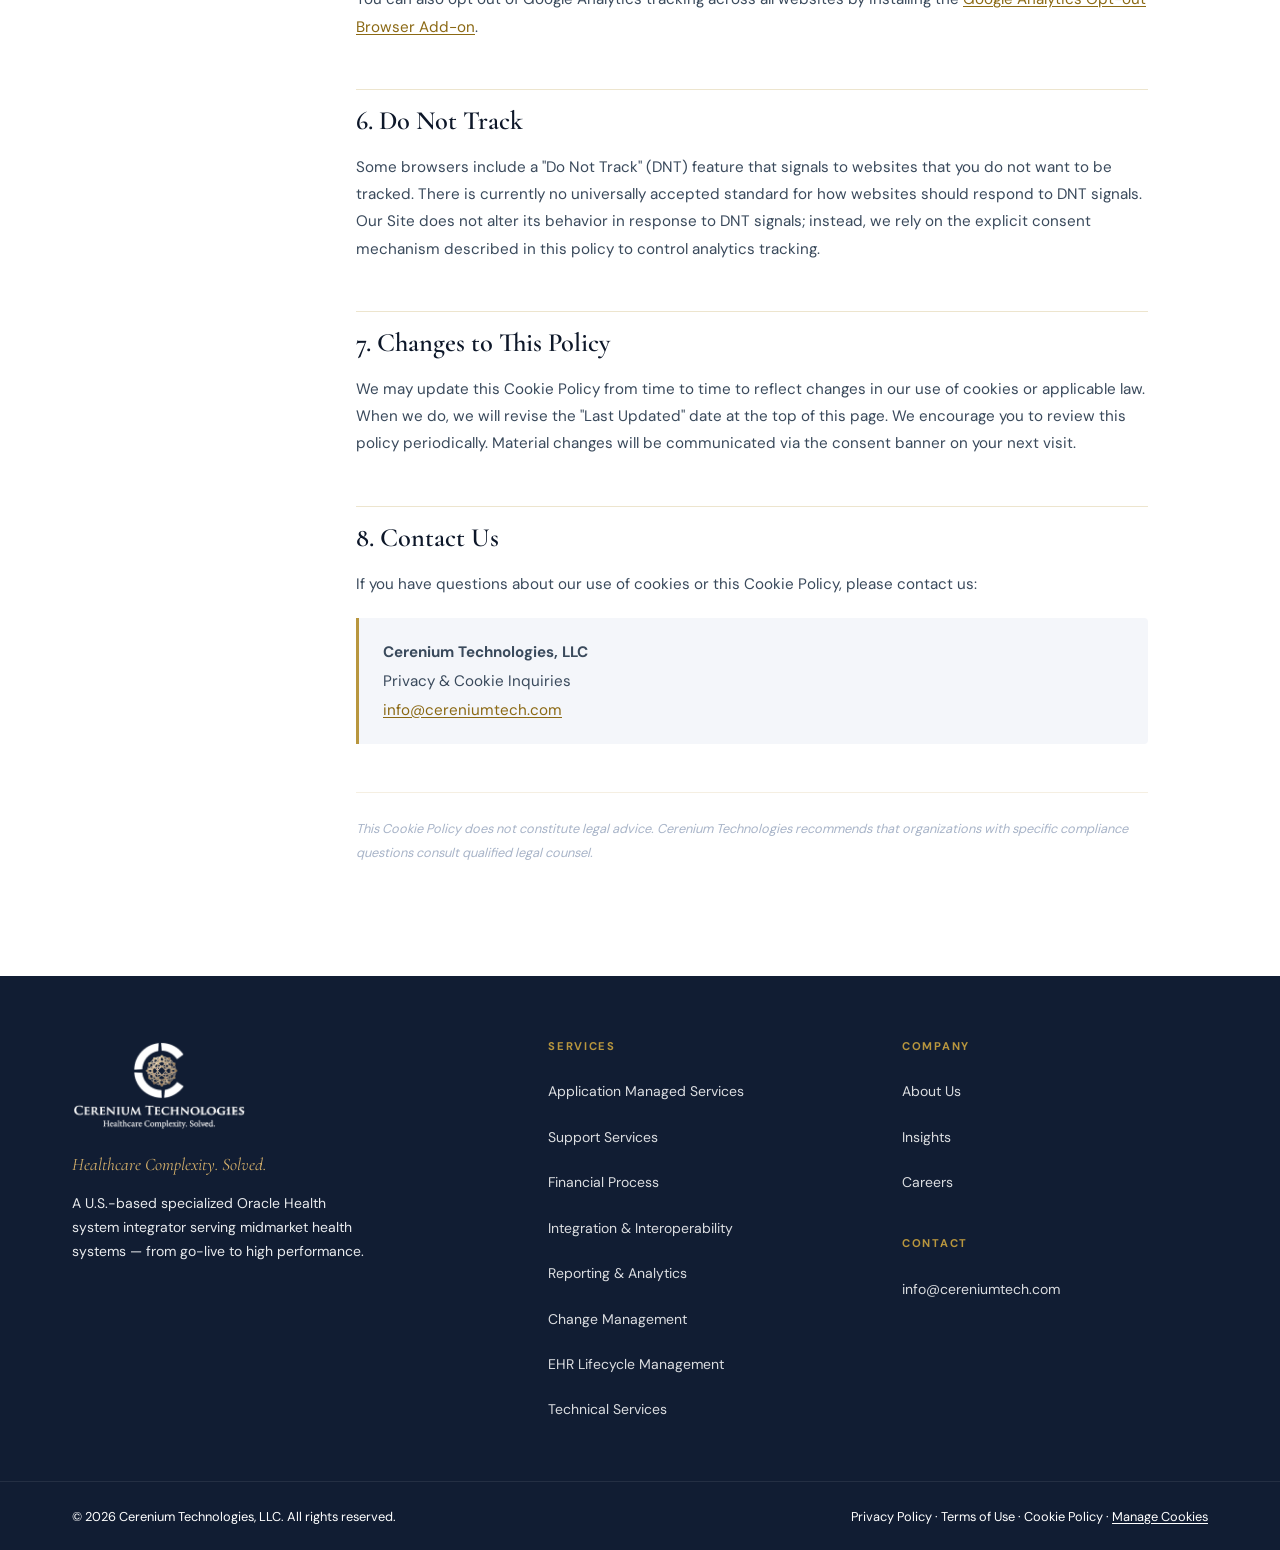
<file: cookie-policy.html>
<!DOCTYPE html>
<html lang="en">
<head>
  <meta charset="UTF-8" />
  <meta name="viewport" content="width=device-width, initial-scale=1.0" />
  <title>Cookie Policy | Cerenium Technologies</title>
  <meta name="description" content="Cookie Policy for Cerenium Technologies, LLC. Learn how we use cookies and how to manage your preferences." />
  <meta name="robots" content="noindex, follow" />

  <!-- Favicon -->
  <link rel="icon" type="image/png" sizes="32x32" href="assets/images/favicon-32x32.png" />
  <link rel="icon" type="image/png" sizes="16x16" href="assets/images/favicon-16x16.png" />
  <link rel="apple-touch-icon" sizes="180x180" href="assets/images/apple-touch-icon.png" />

  <!-- Site styles -->
  <link rel="stylesheet" href="global.css" />
  <link rel="stylesheet" href="policy.css" />
</head>
<body>

  <!-- Nav injected by components.js -->
  <div id="nav-placeholder"></div>

  <main id="main-content">

    <!-- Page Hero -->
    <section class="policy-hero" aria-label="Page header">
      <div class="container">
        <p class="eyebrow">Legal</p>
        <h1>Cookie Policy</h1>
        <p class="policy-meta">Cerenium Technologies, LLC &nbsp;·&nbsp; Effective Date: <time datetime="2026-05-15">May 15, 2026</time> &nbsp;·&nbsp; Last Updated: <time datetime="2026-05-15">May 15, 2026</time></p>
      </div>
    </section>

    <!-- Policy Body -->
    <section class="policy-body" aria-label="Cookie policy content">
      <div class="container policy-layout">

        <!-- Table of Contents -->
        <aside class="policy-toc" aria-label="Table of contents">
          <p class="toc-heading">Contents</p>
          <nav aria-label="Policy sections">
            <ol>
              <li><a href="#what-are-cookies">What Are Cookies</a></li>
              <li><a href="#cookies-we-use">Cookies We Use</a></li>
              <li><a href="#third-party-cookies">Third-Party Cookies</a></li>
              <li><a href="#consent">Your Consent</a></li>
              <li><a href="#managing-cookies">Managing Cookies</a></li>
              <li><a href="#do-not-track">Do Not Track</a></li>
              <li><a href="#changes">Changes to This Policy</a></li>
              <li><a href="#contact">Contact Us</a></li>
            </ol>
          </nav>
        </aside>

        <!-- Policy Content -->
        <div class="policy-content">

          <p class="policy-intro">
            This Cookie Policy explains how Cerenium Technologies, LLC ("Cerenium," "we," "us," or "our") uses cookies and similar technologies on <strong>cereniumtech.com</strong> (the "Site"), and how you can control them.
          </p>

          <p class="policy-intro">
            This policy should be read alongside our <a href="privacy-policy.html">Privacy Policy</a>, which provides broader information about how we collect and use personal data.
          </p>

          <!-- 1 -->
          <h2 id="what-are-cookies">1. What Are Cookies</h2>
          <p>Cookies are small text files placed on your device (computer, tablet, or mobile phone) when you visit a website. They are widely used to make websites work efficiently, to remember your preferences, and to provide information to website owners.</p>
          <p>Cookies set by the website owner (in this case, Cerenium) are called <strong>first-party cookies</strong>. Cookies set by parties other than the website owner are called <strong>third-party cookies</strong>. Third-party cookies enable third-party features or functionality to be provided on or through a website.</p>

          <!-- 2 -->
          <h2 id="cookies-we-use">2. Cookies We Use</h2>
          <p>We use a minimal number of cookies, divided into two categories:</p>

          <h3>2.1 Strictly Necessary Cookies</h3>
          <p>These cookies are required for the Site to function. They do not collect personal information and cannot be disabled.</p>

          <div class="processor-table-wrapper" role="region" aria-label="Strictly necessary cookies">
            <table class="processor-table">
              <thead>
                <tr>
                  <th scope="col">Cookie Name</th>
                  <th scope="col">Purpose</th>
                  <th scope="col">Duration</th>
                  <th scope="col">Type</th>
                </tr>
              </thead>
              <tbody>
                <tr>
                  <td><code>cerenium_cookie_consent</code></td>
                  <td>Stores your cookie consent preference (accepted or declined) so the banner is not shown on every page load</td>
                  <td>1 year</td>
                  <td>First-party, localStorage</td>
                </tr>
              </tbody>
            </table>
          </div>

          <p>Note: we use <strong>localStorage</strong> (a browser storage mechanism) rather than a traditional cookie file to store your consent preference. It functions similarly to a cookie but is stored locally on your device and is never transmitted to our servers.</p>

          <h3>2.2 Analytics Cookies</h3>
          <p>These cookies are set only if you <strong>explicitly accept analytics cookies</strong> via the consent banner. They help us understand how visitors use the Site so we can improve it. They do not identify you personally.</p>

          <div class="processor-table-wrapper" role="region" aria-label="Analytics cookies">
            <table class="processor-table">
              <thead>
                <tr>
                  <th scope="col">Cookie Name</th>
                  <th scope="col">Provider</th>
                  <th scope="col">Purpose</th>
                  <th scope="col">Duration</th>
                </tr>
              </thead>
              <tbody>
                <tr>
                  <td><code>_ga</code></td>
                  <td>Google Analytics</td>
                  <td>Distinguishes unique users by assigning a randomly generated number as a client identifier</td>
                  <td>2 years</td>
                </tr>
                <tr>
                  <td><code>_ga_&lt;container-id&gt;</code></td>
                  <td>Google Analytics</td>
                  <td>Persists session state and measurement ID for GA4</td>
                  <td>2 years</td>
                </tr>
              </tbody>
            </table>
          </div>

          <p>These cookies are only loaded after you give your consent. If you decline, no analytics cookies are set and no tracking occurs.</p>

          <!-- 3 -->
          <h2 id="third-party-cookies">3. Third-Party Cookies</h2>
          <p>The only third-party cookies we use are Google Analytics cookies, described in Section 2.2 above, and only with your prior consent.</p>
          <p>We do not use advertising cookies, social media tracking pixels, or any other third-party tracking technologies. We do not permit third parties to place cookies on the Site for their own purposes.</p>

          <!-- 4 -->
          <h2 id="consent">4. Your Consent</h2>
          <p>When you first visit the Site, a cookie consent banner is displayed at the bottom of the screen. You have two choices:</p>
          <ul>
            <li><strong>Accept All</strong> — Strictly necessary storage is enabled and analytics cookies (GA4) are loaded.</li>
            <li><strong>Decline</strong> — Only strictly necessary storage is used. No analytics cookies are set and Google Analytics does not load.</li>
          </ul>
          <p>We implement Google Consent Mode v2. This means that before you make a choice — and if you decline — all Google Analytics consent signals are set to <em>denied</em>, and no tracking data is collected or sent to Google.</p>
          <p>Your preference is stored locally on your device and honoured for one year. You may change your preference at any time (see Section 5).</p>
          <p>Continued use of the Site after accepting cookies constitutes ongoing consent until you withdraw it.</p>

          <!-- 5 -->
          <h2 id="managing-cookies">5. Managing Cookies</h2>

          <h3>5.1 Using Our Preference Tool</h3>
          <p>You can review and change your cookie preference at any time by clicking <strong>Manage Cookies</strong> in the footer of any page on this Site. This will re-display the consent banner and allow you to accept or decline analytics cookies. Your new preference will be saved and applied immediately.</p>

          <h3>5.2 Browser Settings</h3>
          <p>You can also control cookies through your browser settings. Most browsers allow you to:</p>
          <ul>
            <li>View what cookies are stored and delete them individually</li>
            <li>Block third-party cookies</li>
            <li>Block cookies from specific sites</li>
            <li>Block all cookies from being set</li>
            <li>Delete all cookies when you close your browser</li>
          </ul>
          <p>Be aware that disabling cookies via browser settings may affect the functionality of this and other websites. To find out how to manage cookies in your browser, visit:</p>
          <ul>
            <li><a href="https://support.google.com/chrome/answer/95647" target="_blank" rel="noopener noreferrer">Google Chrome</a></li>
            <li><a href="https://support.mozilla.org/en-US/kb/enhanced-tracking-protection-firefox-desktop" target="_blank" rel="noopener noreferrer">Mozilla Firefox</a></li>
            <li><a href="https://support.apple.com/guide/safari/manage-cookies-sfri11471/mac" target="_blank" rel="noopener noreferrer">Apple Safari</a></li>
            <li><a href="https://support.microsoft.com/en-us/microsoft-edge/delete-cookies-in-microsoft-edge-63947406-40ac-c3b8-57b9-2a946a29ae09" target="_blank" rel="noopener noreferrer">Microsoft Edge</a></li>
          </ul>

          <h3>5.3 Opting Out of Google Analytics</h3>
          <p>You can also opt out of Google Analytics tracking across all websites by installing the <a href="https://tools.google.com/dlpage/gaoptout" target="_blank" rel="noopener noreferrer">Google Analytics Opt-out Browser Add-on</a>.</p>

          <!-- 6 -->
          <h2 id="do-not-track">6. Do Not Track</h2>
          <p>Some browsers include a "Do Not Track" (DNT) feature that signals to websites that you do not want to be tracked. There is currently no universally accepted standard for how websites should respond to DNT signals. Our Site does not alter its behavior in response to DNT signals; instead, we rely on the explicit consent mechanism described in this policy to control analytics tracking.</p>

          <!-- 7 -->
          <h2 id="changes">7. Changes to This Policy</h2>
          <p>We may update this Cookie Policy from time to time to reflect changes in our use of cookies or applicable law. When we do, we will revise the "Last Updated" date at the top of this page. We encourage you to review this policy periodically. Material changes will be communicated via the consent banner on your next visit.</p>

          <!-- 8 -->
          <h2 id="contact">8. Contact Us</h2>
          <p>If you have questions about our use of cookies or this Cookie Policy, please contact us:</p>

          <div class="contact-block" aria-label="Cookie policy contact information">
            <p><strong>Cerenium Technologies, LLC</strong><br />
            Privacy &amp; Cookie Inquiries<br />
            <a href="mailto:info@cereniumtech.com">info@cereniumtech.com</a></p>
          </div>

          <p class="policy-disclaimer">This Cookie Policy does not constitute legal advice. Cerenium Technologies recommends that organizations with specific compliance questions consult qualified legal counsel.</p>

        </div><!-- /.policy-content -->
      </div><!-- /.policy-layout -->
    </section>

  </main>

  <!-- Footer injected by components.js -->
  <div id="footer-placeholder"></div>

  <script src="components.js"></script>
</body>
</html>
</file>
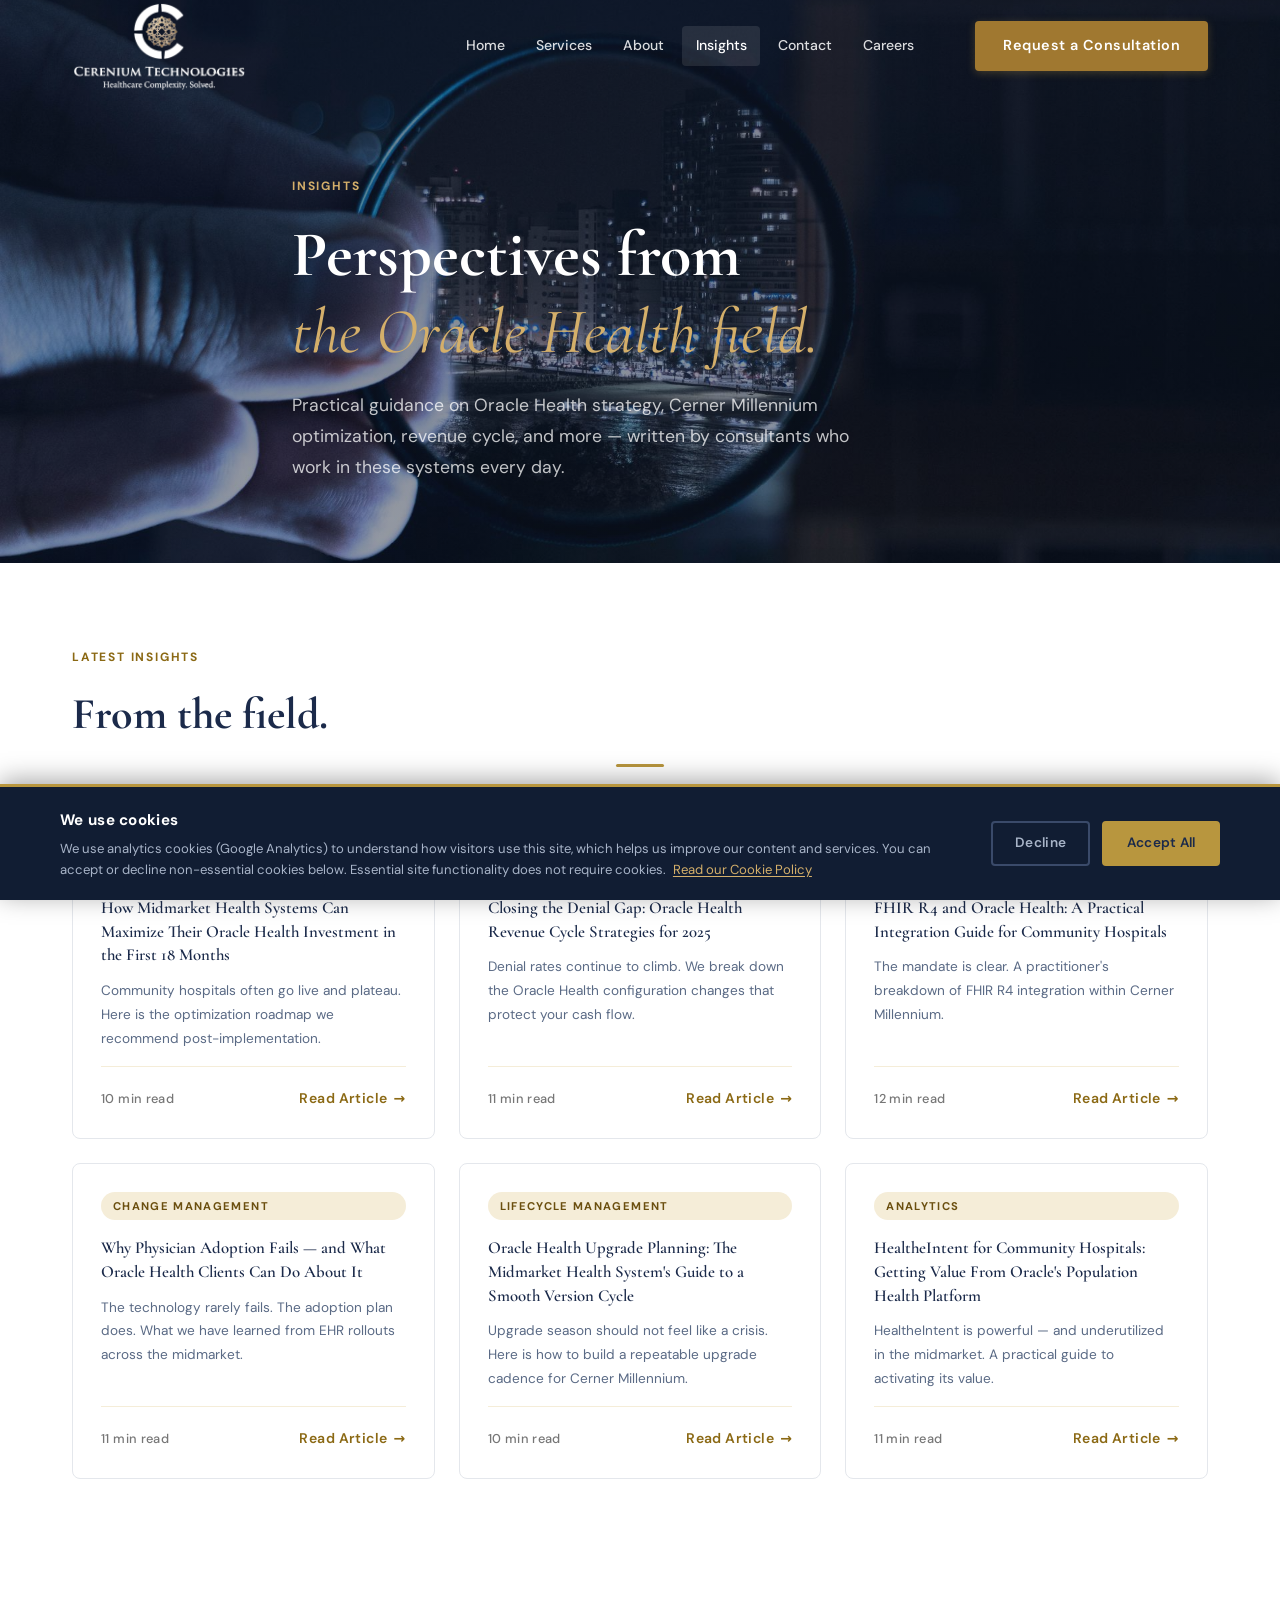
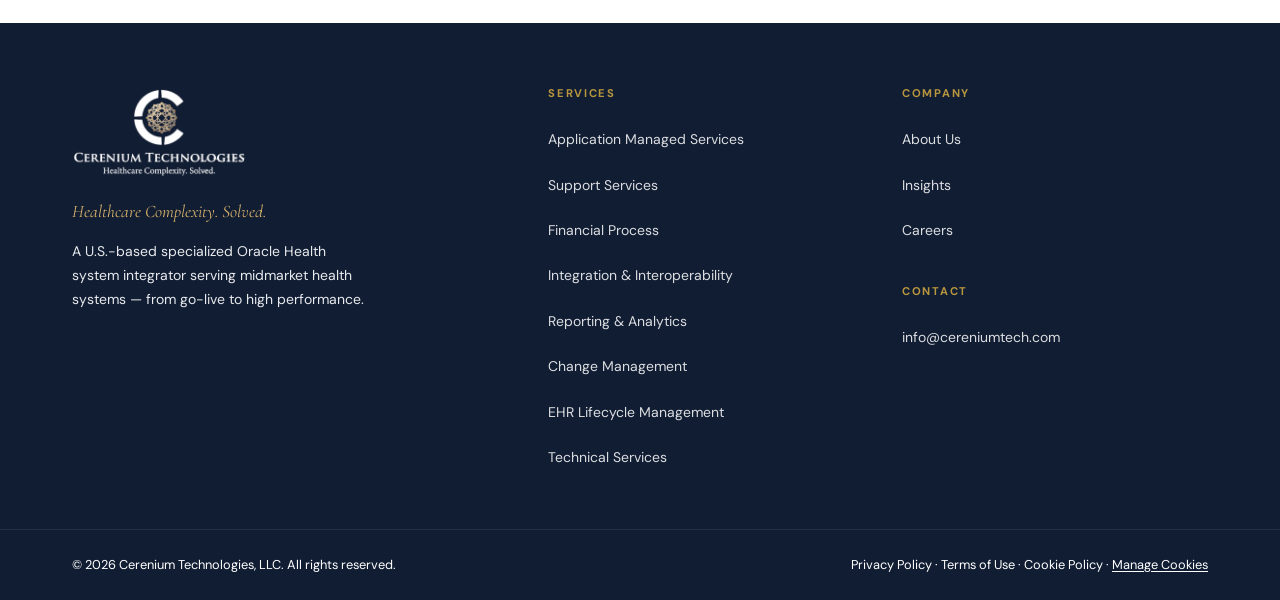
<file: insights.html>
<!DOCTYPE html>
<html lang="en">
<head>
  <meta charset="UTF-8" />
  <meta name="viewport" content="width=device-width, initial-scale=1.0" />
  <title>Insights | Cerenium Technologies | Oracle Health Perspectives</title>
  <meta name="description" content="Insights and perspectives on Oracle Health, Cerner Millennium, EHR strategy, Revenue Cycle optimization, and healthcare IT from the consultants at Cerenium Technologies." />
  <meta name="keywords" content="Oracle Health insights, Cerner blog, healthcare IT perspectives, EHR strategy, Oracle Health consulting blog" />
  <link rel="canonical" href="https://cereniumtech.com/insights.html" />
  <link rel="icon" type="image/x-icon" href="assets/images/favicon.ico">
  <link rel="icon" type="image/png" sizes="32x32" href="assets/images/favicon-32x32.png">
  <link rel="apple-touch-icon" sizes="180x180" href="assets/images/apple-touch-icon.png">

  <meta property="og:title" content="Insights | Cerenium Technologies | Oracle Health Perspectives" />
  <meta property="og:description" content="Practical guidance on Oracle Health strategy, Cerner Millennium optimization, and healthcare IT from consultants who work in these systems every day." />
  <meta property="og:url" content="https://cereniumtech.com/insights.html" />
  <meta property="og:type" content="website" />


  <link rel="stylesheet" href="global.css" />
  <link rel="stylesheet" href="about.css" />
  <link rel="stylesheet" href="insights.css" />
</head>

<body>
  <div id="nav-placeholder"></div>

  <main id="main-content">

    <!-- ── PAGE HERO ── -->
    <section class="page-hero" aria-label="Insights page hero">
      <div class="page-hero-bg" role="presentation">
        <img src="assets/images/insights-hero.jpg" alt="" aria-hidden="true" loading="eager" />
        <div class="hero-overlay"></div>
      </div>
      <div class="container page-hero-content">
        <span class="eyebrow">Insights</span>
        <h1>Perspectives from<br /><em class="hero-italic">the Oracle Health field.</em></h1>
        <p>Practical guidance on Oracle Health strategy, Cerner Millennium optimization, revenue cycle, and more — written by consultants who work in these systems every day.</p>
      </div>
    </section>

    <!-- ── ARTICLES GRID ── -->
    <section class="insights-articles" aria-labelledby="insights-grid-heading">
      <div class="container">
        <div class="reveal">
          <span class="eyebrow">Latest Insights</span>
          <h2 id="insights-grid-heading" class="section-title">From the field.</h2>
          <div class="gold-rule"></div>
        </div>

        <div class="stubs-grid" id="articles-grid" role="list" aria-label="Oracle Health insights articles">
          <!-- Populated by JavaScript from articles.json -->
        </div>

        <div class="load-more-wrap" id="load-more-wrap" aria-live="polite">
          <button
            class="btn btn-secondary"
            id="load-more-btn"
            aria-label="Load more insights articles"
            style="display:none;"
          >
            Load More Insights
          </button>
        </div>

      </div>
    </section>

  </main>

  <div id="footer-placeholder"></div>
  <script src="components.js"></script>

  <script>
    (function () {
      const BATCH = 6;
      let allArticles = [];
      let shown = 0;

      function buildCard(article) {
        return `
          <article class="stub-card stub-card--linked " role="listitem">
            <div class="insight-tag" aria-label="Category: ${article.category}">${article.category}</div>
            <h3>${article.title}</h3>
            <p>${article.excerpt}</p>
            <div class="stub-card-footer">
              <span class="stub-read-time" aria-label="${article.readTime}">${article.readTime}</span>
              <a href="${article.url}" class="stub-read-link" aria-label="Read: ${article.title}">
                Read Article <span aria-hidden="true">→</span>
              </a>
            </div>
          </article>`;
      }

      function renderBatch() {
        const grid = document.getElementById('articles-grid');
        const btn = document.getElementById('load-more-btn');
        const nextBatch = allArticles.slice(shown, shown + BATCH);

        nextBatch.forEach(function (article) {
          const temp = document.createElement('div');
          temp.innerHTML = buildCard(article);
          const card = temp.firstElementChild;
          grid.appendChild(card);

          // Trigger reveal animation for newly added cards
          requestAnimationFrame(function () {
            requestAnimationFrame(function () {
              card.classList.add('is-visible');
            });
          });
        });

        shown += nextBatch.length;

        if (shown >= allArticles.length) {
          btn.style.display = 'none';
        } else {
          btn.style.display = 'inline-flex';
        }
      }

      fetch('insights/articles.json')
        .then(function (r) { return r.json(); })
        .then(function (data) {
          allArticles = data;
          renderBatch();

          document.getElementById('load-more-btn').addEventListener('click', function () {
            renderBatch();
          });
        })
        .catch(function () {
          // Fallback: show a graceful message if fetch fails (e.g. file:// protocol in dev)
          document.getElementById('articles-grid').innerHTML =
            '<p style="color:#4A5568;font-family:var(--font-body);grid-column:1/-1;padding:2rem 0;">Unable to load articles. If viewing locally, use Live Server or a local web server.</p>';
        });
    })();
  </script>

</body>
</html>
</file>
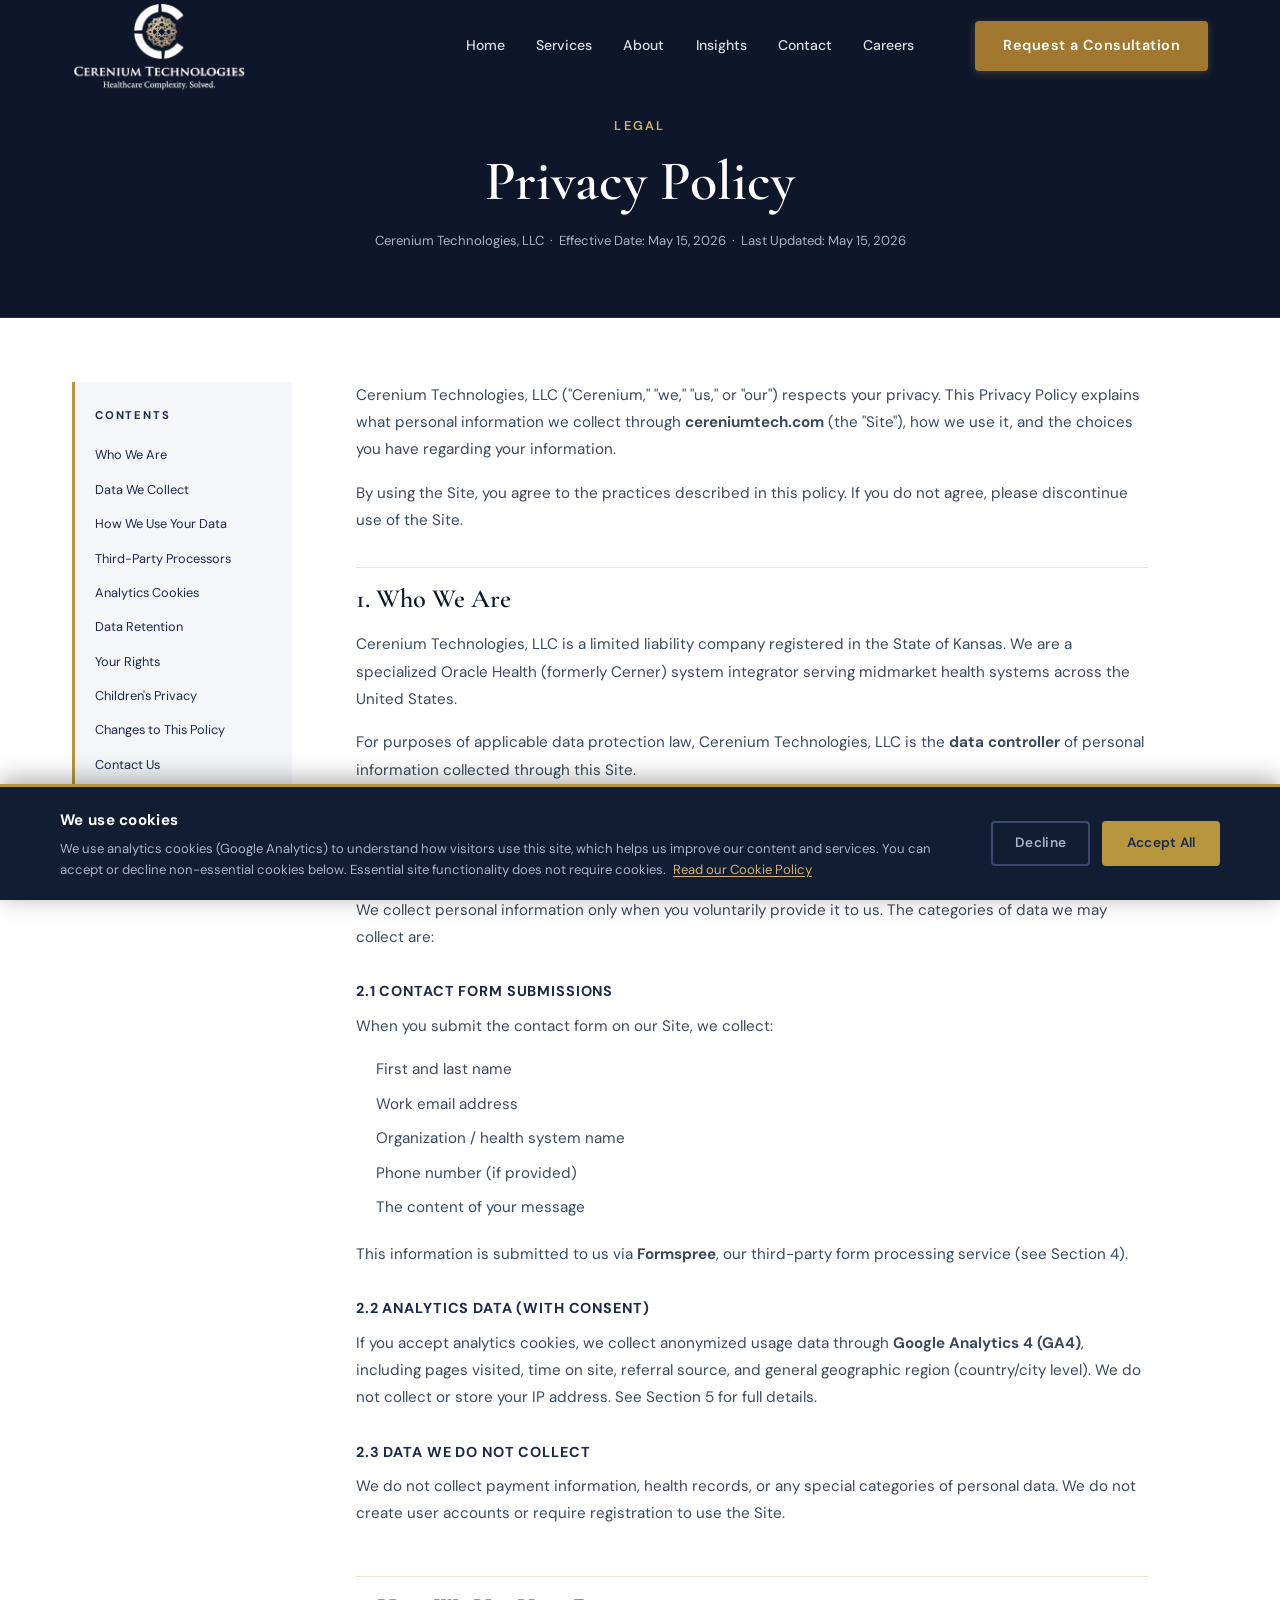
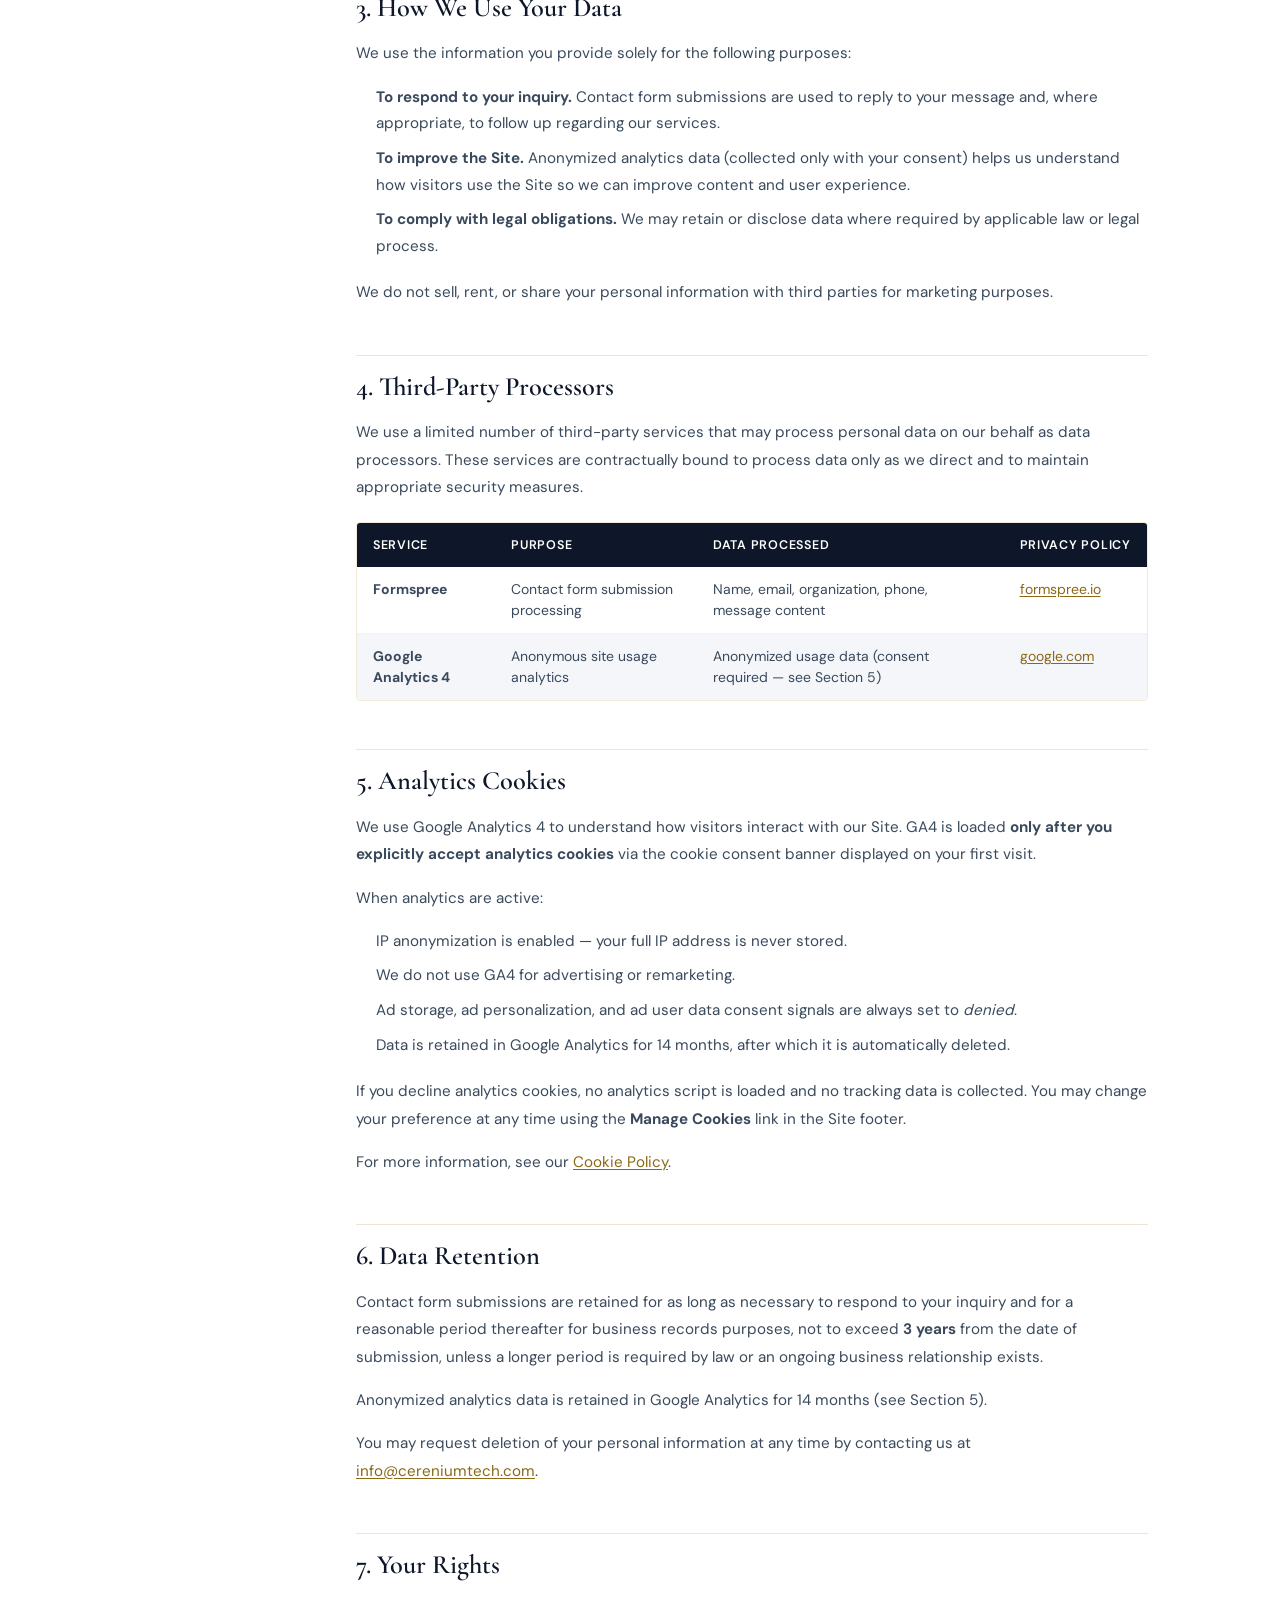
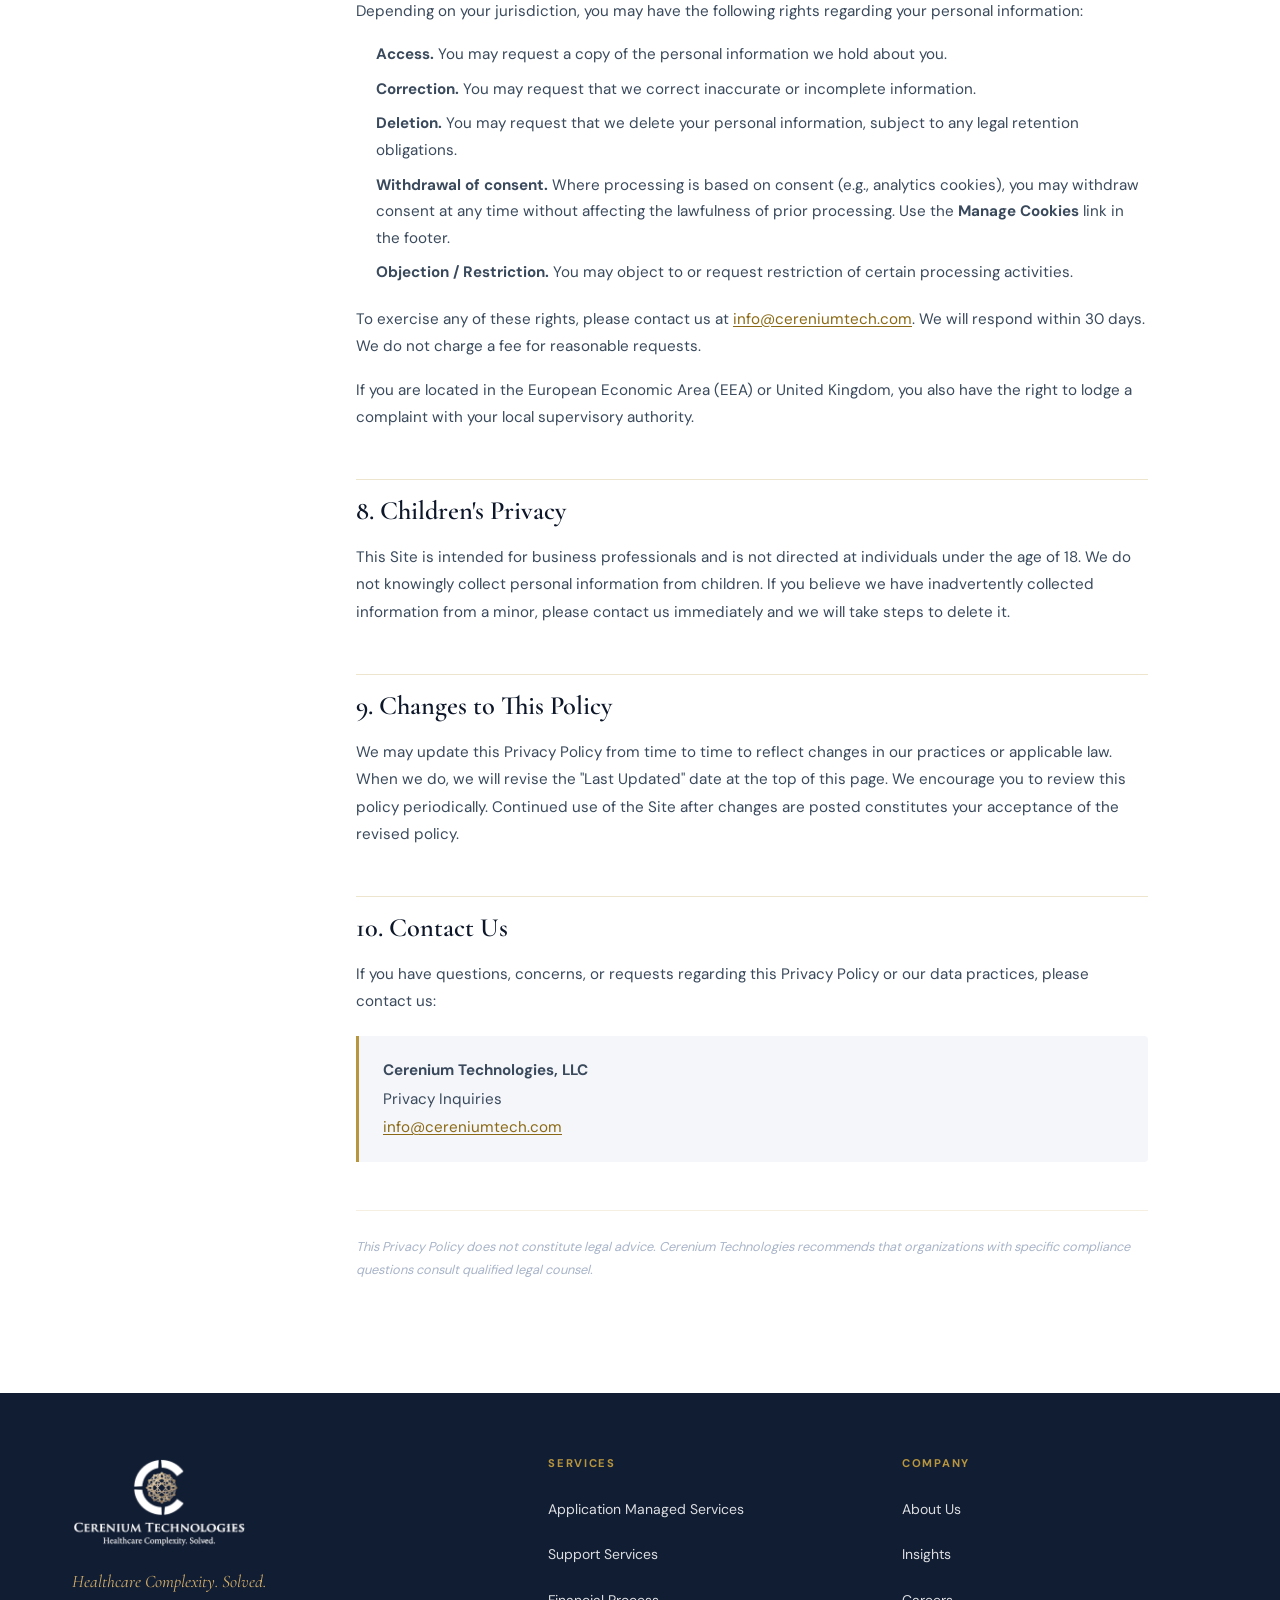
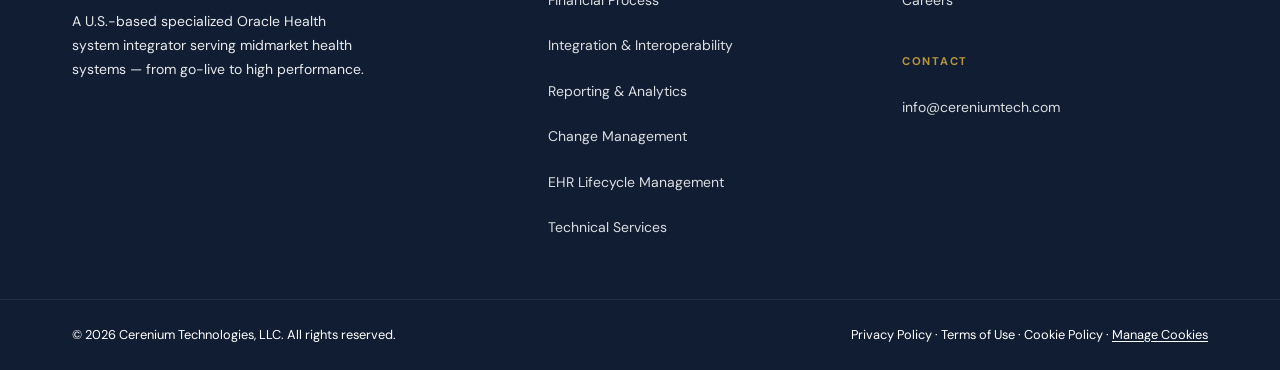
<file: privacy-policy.html>
<!DOCTYPE html>
<html lang="en">
<head>
  <meta charset="UTF-8" />
  <meta name="viewport" content="width=device-width, initial-scale=1.0" />
  <title>Privacy Policy | Cerenium Technologies</title>
  <meta name="description" content="Privacy Policy for Cerenium Technologies, LLC. Learn how we collect, use, and protect your personal information." />
  <meta name="robots" content="noindex, follow" />

  <!-- Favicon -->
  <link rel="icon" type="image/png" sizes="32x32" href="assets/images/favicon-32x32.png" />
  <link rel="icon" type="image/png" sizes="16x16" href="assets/images/favicon-16x16.png" />
  <link rel="apple-touch-icon" sizes="180x180" href="assets/images/apple-touch-icon.png" />

  <!-- Site styles -->
  <link rel="stylesheet" href="global.css" />
  <link rel="stylesheet" href="policy.css" />
</head>
<body>

  <!-- Nav injected by components.js -->
  <div id="nav-placeholder"></div>

  <main id="main-content">

    <!-- Page Hero -->
    <section class="policy-hero" aria-label="Page header">
      <div class="container">
        <p class="eyebrow">Legal</p>
        <h1>Privacy Policy</h1>
        <p class="policy-meta">Cerenium Technologies, LLC &nbsp;·&nbsp; Effective Date: <time datetime="2026-05-15">May 15, 2026</time> &nbsp;·&nbsp; Last Updated: <time datetime="2026-05-15">May 15, 2026</time></p>
      </div>
    </section>

    <!-- Policy Body -->
    <section class="policy-body" aria-label="Privacy policy content">
      <div class="container policy-layout">

        <!-- Table of Contents -->
        <aside class="policy-toc" aria-label="Table of contents">
          <p class="toc-heading">Contents</p>
          <nav aria-label="Policy sections">
            <ol>
              <li><a href="#who-we-are">Who We Are</a></li>
              <li><a href="#data-collected">Data We Collect</a></li>
              <li><a href="#how-we-use">How We Use Your Data</a></li>
              <li><a href="#processors">Third-Party Processors</a></li>
              <li><a href="#analytics">Analytics Cookies</a></li>
              <li><a href="#retention">Data Retention</a></li>
              <li><a href="#your-rights">Your Rights</a></li>
              <li><a href="#children">Children's Privacy</a></li>
              <li><a href="#changes">Changes to This Policy</a></li>
              <li><a href="#contact">Contact Us</a></li>
            </ol>
          </nav>
        </aside>

        <!-- Policy Content -->
        <div class="policy-content">

          <p class="policy-intro">
            Cerenium Technologies, LLC ("Cerenium," "we," "us," or "our") respects your privacy. This Privacy Policy explains what personal information we collect through <strong>cereniumtech.com</strong> (the "Site"), how we use it, and the choices you have regarding your information.
          </p>

          <p class="policy-intro">
            By using the Site, you agree to the practices described in this policy. If you do not agree, please discontinue use of the Site.
          </p>

          <!-- 1 -->
          <h2 id="who-we-are">1. Who We Are</h2>
          <p>Cerenium Technologies, LLC is a limited liability company registered in the State of Kansas. We are a specialized Oracle Health (formerly Cerner) system integrator serving midmarket health systems across the United States.</p>
          <p>For purposes of applicable data protection law, Cerenium Technologies, LLC is the <strong>data controller</strong> of personal information collected through this Site.</p>

          <!-- 2 -->
          <h2 id="data-collected">2. Data We Collect</h2>
          <p>We collect personal information only when you voluntarily provide it to us. The categories of data we may collect are:</p>

          <h3>2.1 Contact Form Submissions</h3>
          <p>When you submit the contact form on our Site, we collect:</p>
          <ul>
            <li>First and last name</li>
            <li>Work email address</li>
            <li>Organization / health system name</li>
            <li>Phone number (if provided)</li>
            <li>The content of your message</li>
          </ul>
          <p>This information is submitted to us via <strong>Formspree</strong>, our third-party form processing service (see Section 4).</p>

          <h3>2.2 Analytics Data (with Consent)</h3>
          <p>If you accept analytics cookies, we collect anonymized usage data through <strong>Google Analytics 4 (GA4)</strong>, including pages visited, time on site, referral source, and general geographic region (country/city level). We do not collect or store your IP address. See Section 5 for full details.</p>

          <h3>2.3 Data We Do Not Collect</h3>
          <p>We do not collect payment information, health records, or any special categories of personal data. We do not create user accounts or require registration to use the Site.</p>

          <!-- 3 -->
          <h2 id="how-we-use">3. How We Use Your Data</h2>
          <p>We use the information you provide solely for the following purposes:</p>
          <ul>
            <li><strong>To respond to your inquiry.</strong> Contact form submissions are used to reply to your message and, where appropriate, to follow up regarding our services.</li>
            <li><strong>To improve the Site.</strong> Anonymized analytics data (collected only with your consent) helps us understand how visitors use the Site so we can improve content and user experience.</li>
            <li><strong>To comply with legal obligations.</strong> We may retain or disclose data where required by applicable law or legal process.</li>
          </ul>
          <p>We do not sell, rent, or share your personal information with third parties for marketing purposes.</p>

          <!-- 4 -->
          <h2 id="processors">4. Third-Party Processors</h2>
          <p>We use a limited number of third-party services that may process personal data on our behalf as data processors. These services are contractually bound to process data only as we direct and to maintain appropriate security measures.</p>

          <div class="processor-table-wrapper" role="region" aria-label="Third-party data processors">
            <table class="processor-table">
              <thead>
                <tr>
                  <th scope="col">Service</th>
                  <th scope="col">Purpose</th>
                  <th scope="col">Data Processed</th>
                  <th scope="col">Privacy Policy</th>
                </tr>
              </thead>
              <tbody>
                <tr>
                  <td><strong>Formspree</strong></td>
                  <td>Contact form submission processing</td>
                  <td>Name, email, organization, phone, message content</td>
                  <td><a href="https://formspree.io/legal/privacy-policy" target="_blank" rel="noopener noreferrer">formspree.io</a></td>
                </tr>
                <tr>
                  <td><strong>Google Analytics 4</strong></td>
                  <td>Anonymous site usage analytics</td>
                  <td>Anonymized usage data (consent required — see Section 5)</td>
                  <td><a href="https://policies.google.com/privacy" target="_blank" rel="noopener noreferrer">google.com</a></td>
                </tr>
              </tbody>
            </table>
          </div>

          <!-- 5 -->
          <h2 id="analytics">5. Analytics Cookies</h2>
          <p>We use Google Analytics 4 to understand how visitors interact with our Site. GA4 is loaded <strong>only after you explicitly accept analytics cookies</strong> via the cookie consent banner displayed on your first visit.</p>
          <p>When analytics are active:</p>
          <ul>
            <li>IP anonymization is enabled — your full IP address is never stored.</li>
            <li>We do not use GA4 for advertising or remarketing.</li>
            <li>Ad storage, ad personalization, and ad user data consent signals are always set to <em>denied</em>.</li>
            <li>Data is retained in Google Analytics for 14 months, after which it is automatically deleted.</li>
          </ul>
          <p>If you decline analytics cookies, no analytics script is loaded and no tracking data is collected. You may change your preference at any time using the <strong>Manage Cookies</strong> link in the Site footer.</p>
          <p>For more information, see our <a href="cookie-policy.html">Cookie Policy</a>.</p>

          <!-- 6 -->
          <h2 id="retention">6. Data Retention</h2>
          <p>Contact form submissions are retained for as long as necessary to respond to your inquiry and for a reasonable period thereafter for business records purposes, not to exceed <strong>3 years</strong> from the date of submission, unless a longer period is required by law or an ongoing business relationship exists.</p>
          <p>Anonymized analytics data is retained in Google Analytics for 14 months (see Section 5).</p>
          <p>You may request deletion of your personal information at any time by contacting us at <a href="mailto:info@cereniumtech.com">info@cereniumtech.com</a>.</p>

          <!-- 7 -->
          <h2 id="your-rights">7. Your Rights</h2>
          <p>Depending on your jurisdiction, you may have the following rights regarding your personal information:</p>
          <ul>
            <li><strong>Access.</strong> You may request a copy of the personal information we hold about you.</li>
            <li><strong>Correction.</strong> You may request that we correct inaccurate or incomplete information.</li>
            <li><strong>Deletion.</strong> You may request that we delete your personal information, subject to any legal retention obligations.</li>
            <li><strong>Withdrawal of consent.</strong> Where processing is based on consent (e.g., analytics cookies), you may withdraw consent at any time without affecting the lawfulness of prior processing. Use the <strong>Manage Cookies</strong> link in the footer.</li>
            <li><strong>Objection / Restriction.</strong> You may object to or request restriction of certain processing activities.</li>
          </ul>
          <p>To exercise any of these rights, please contact us at <a href="mailto:info@cereniumtech.com">info@cereniumtech.com</a>. We will respond within 30 days. We do not charge a fee for reasonable requests.</p>
          <p>If you are located in the European Economic Area (EEA) or United Kingdom, you also have the right to lodge a complaint with your local supervisory authority.</p>

          <!-- 8 -->
          <h2 id="children">8. Children's Privacy</h2>
          <p>This Site is intended for business professionals and is not directed at individuals under the age of 18. We do not knowingly collect personal information from children. If you believe we have inadvertently collected information from a minor, please contact us immediately and we will take steps to delete it.</p>

          <!-- 9 -->
          <h2 id="changes">9. Changes to This Policy</h2>
          <p>We may update this Privacy Policy from time to time to reflect changes in our practices or applicable law. When we do, we will revise the "Last Updated" date at the top of this page. We encourage you to review this policy periodically. Continued use of the Site after changes are posted constitutes your acceptance of the revised policy.</p>

          <!-- 10 -->
          <h2 id="contact">10. Contact Us</h2>
          <p>If you have questions, concerns, or requests regarding this Privacy Policy or our data practices, please contact us:</p>

          <div class="contact-block" aria-label="Privacy contact information">
            <p><strong>Cerenium Technologies, LLC</strong><br />
            Privacy Inquiries<br />
            <a href="mailto:info@cereniumtech.com">info@cereniumtech.com</a></p>
          </div>

          <p class="policy-disclaimer">This Privacy Policy does not constitute legal advice. Cerenium Technologies recommends that organizations with specific compliance questions consult qualified legal counsel.</p>

        </div><!-- /.policy-content -->
      </div><!-- /.policy-layout -->
    </section>

  </main>

  <!-- Footer injected by components.js -->
  <div id="footer-placeholder"></div>

  <script src="components.js"></script>
</body>
</html>
</file>
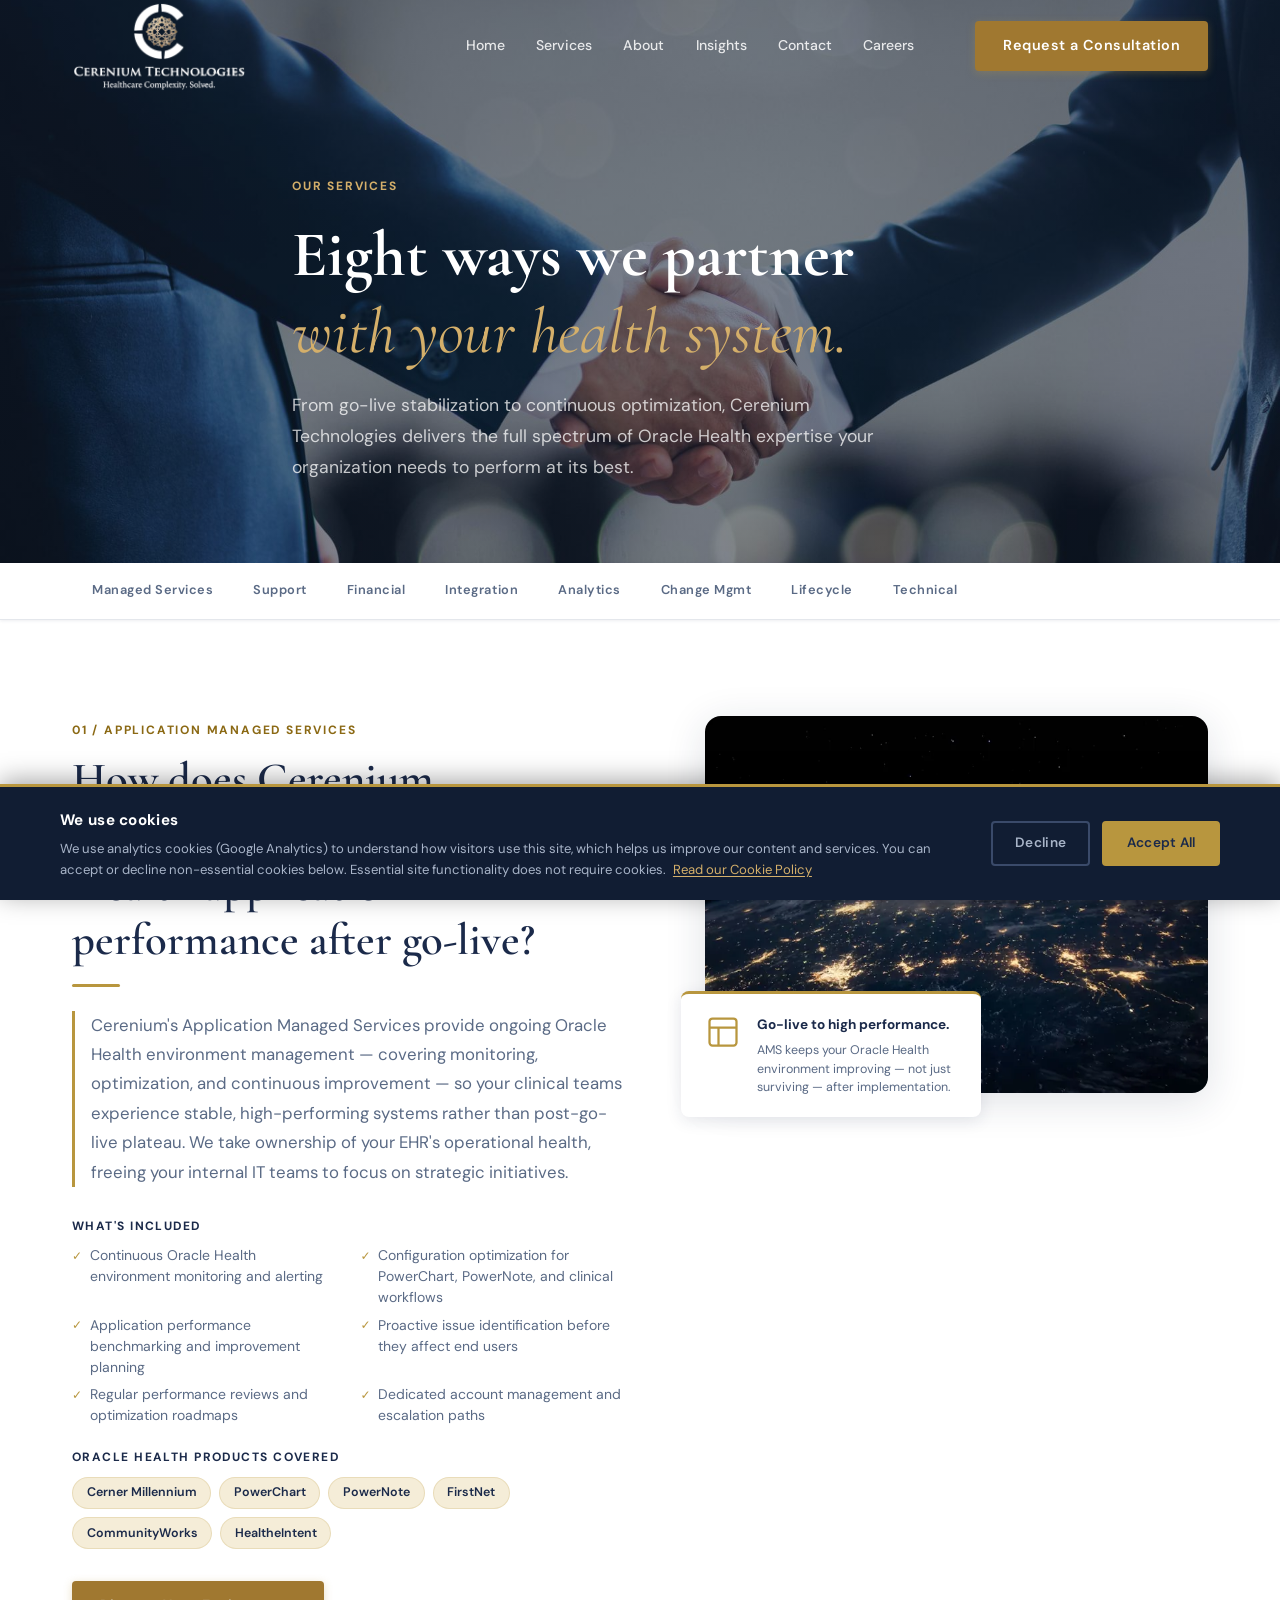
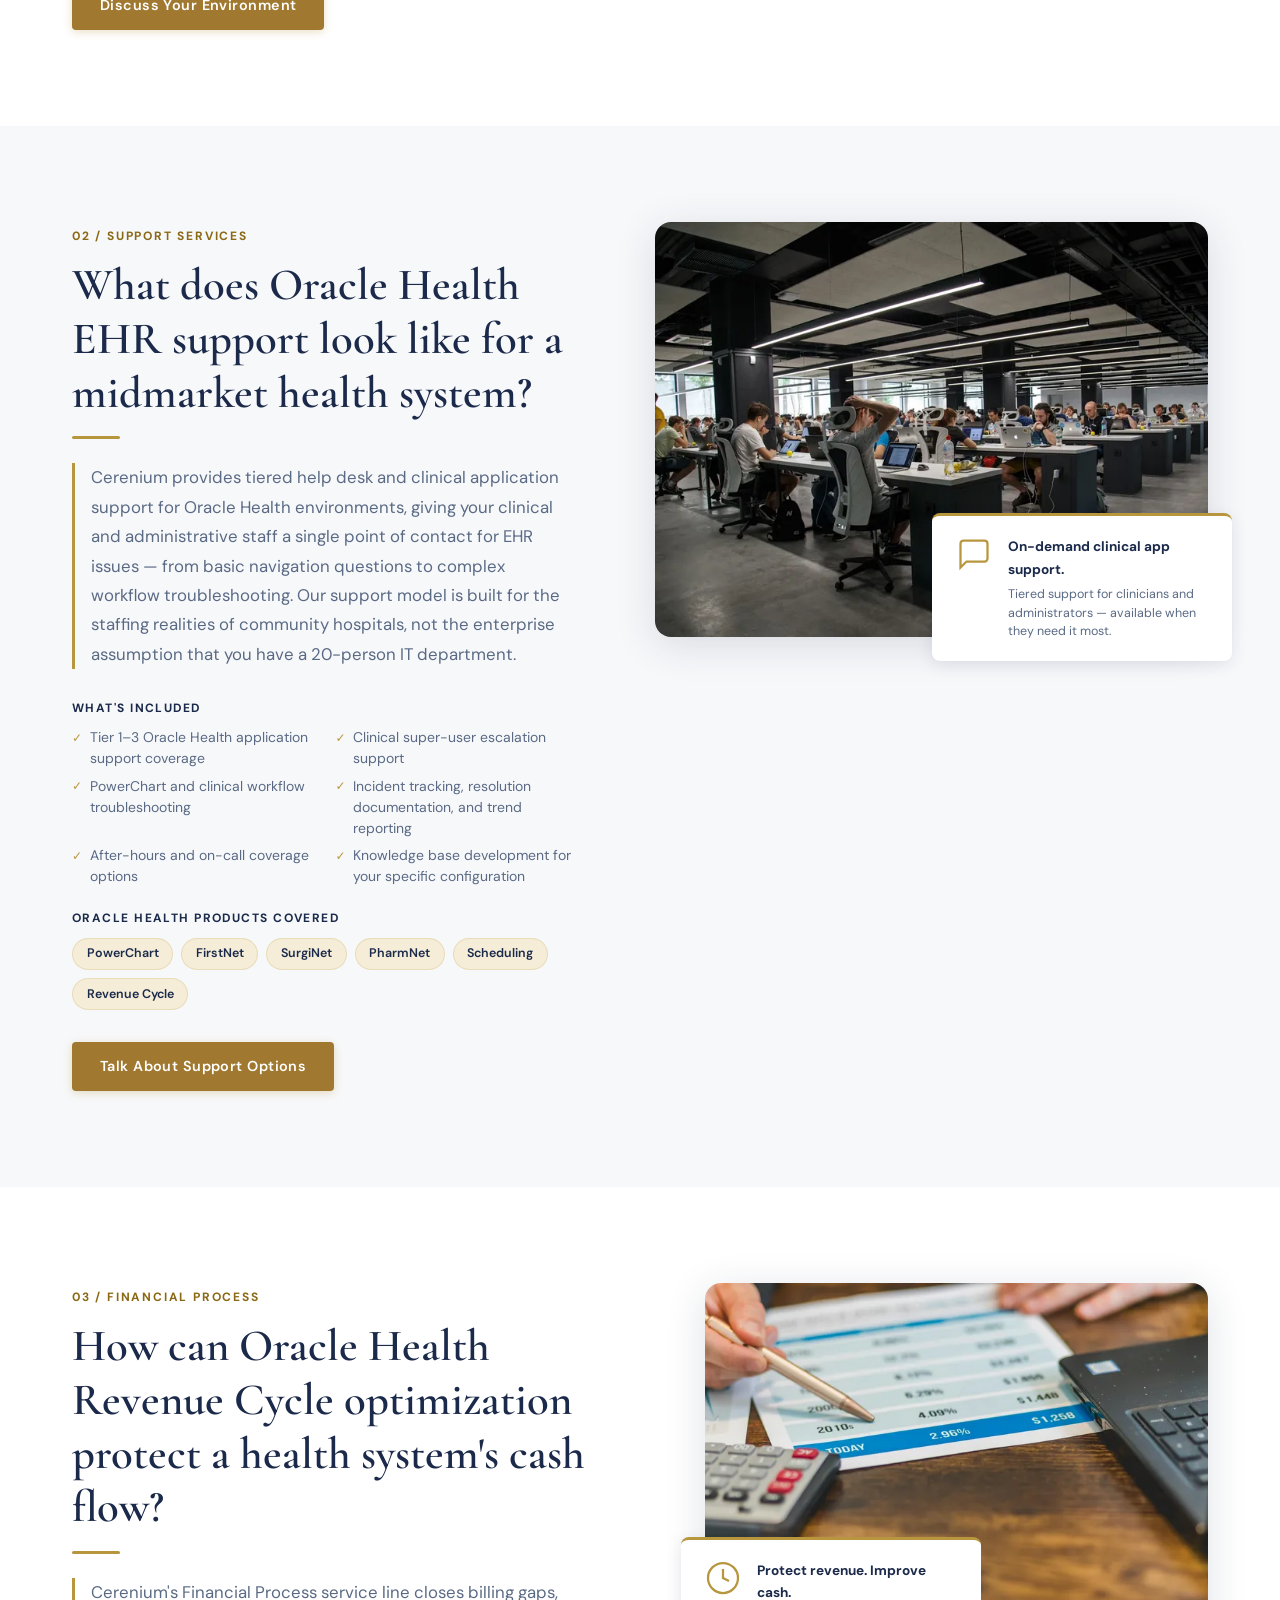
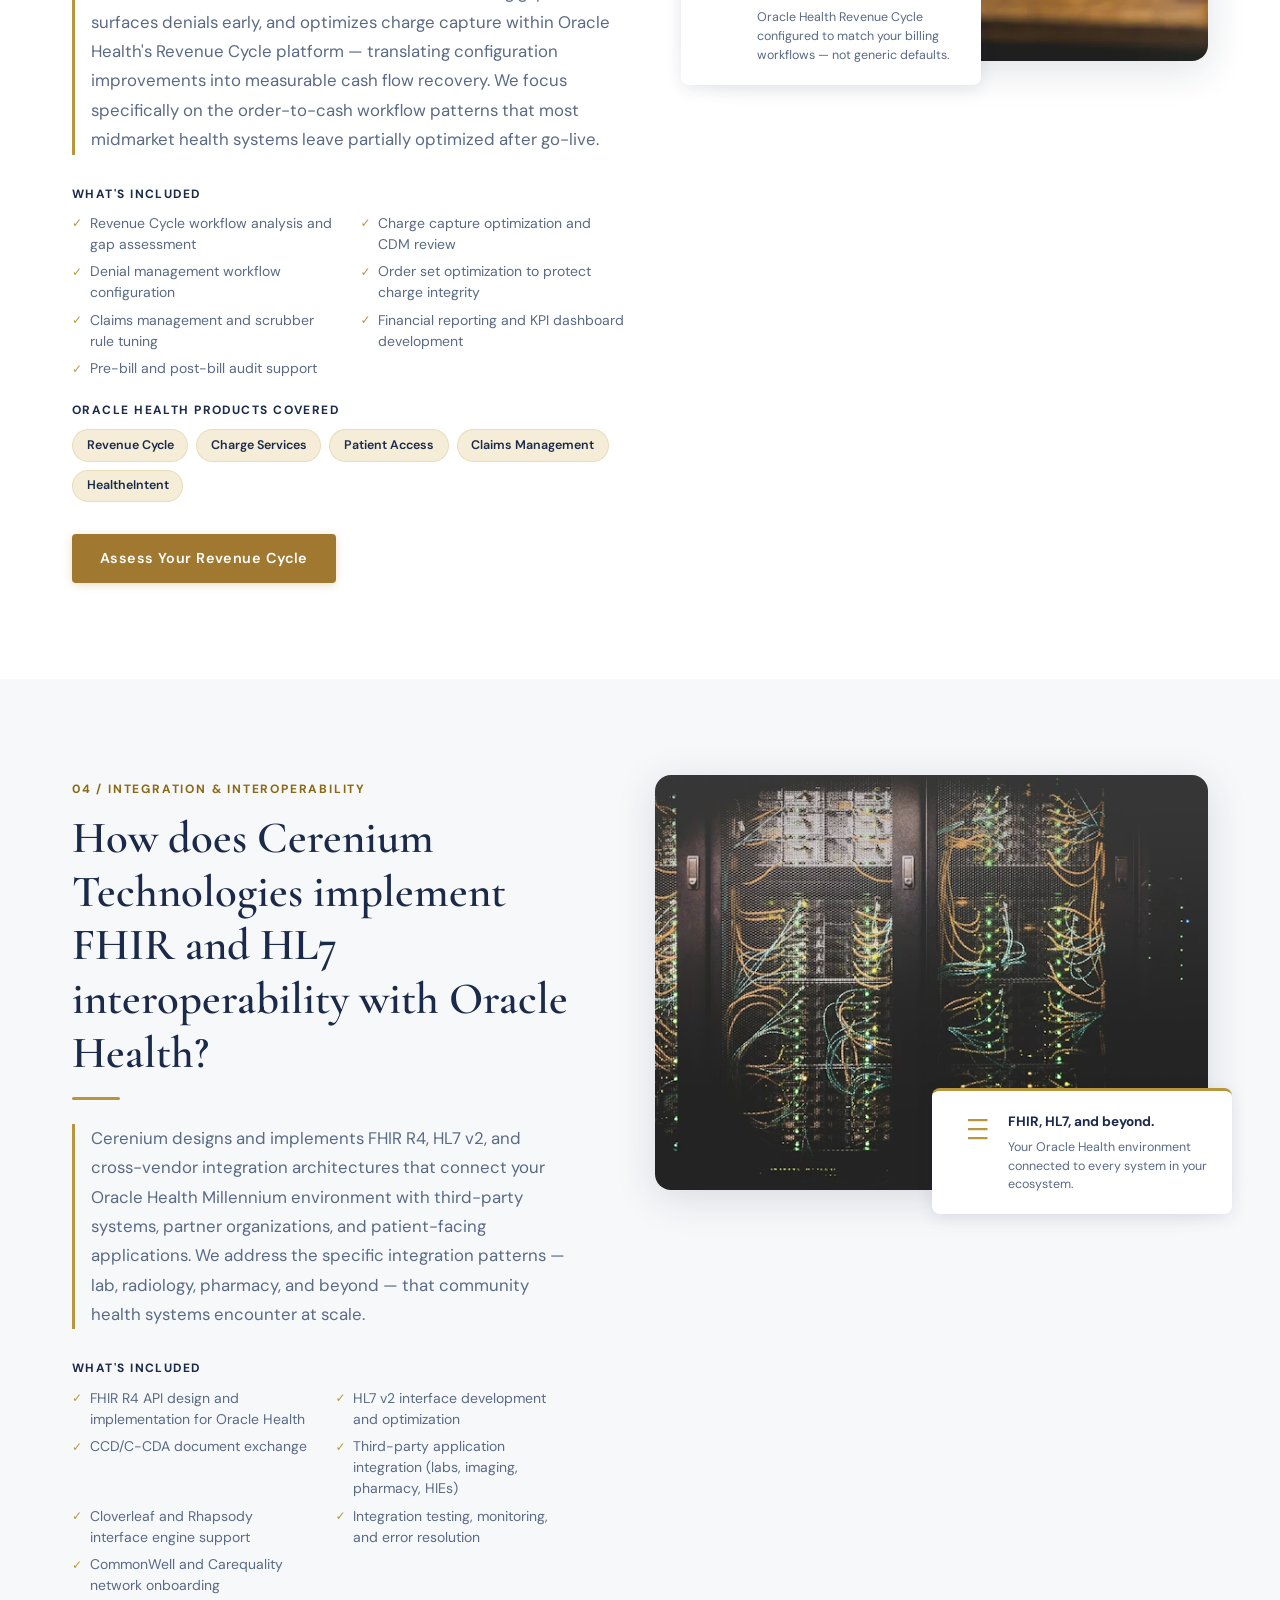
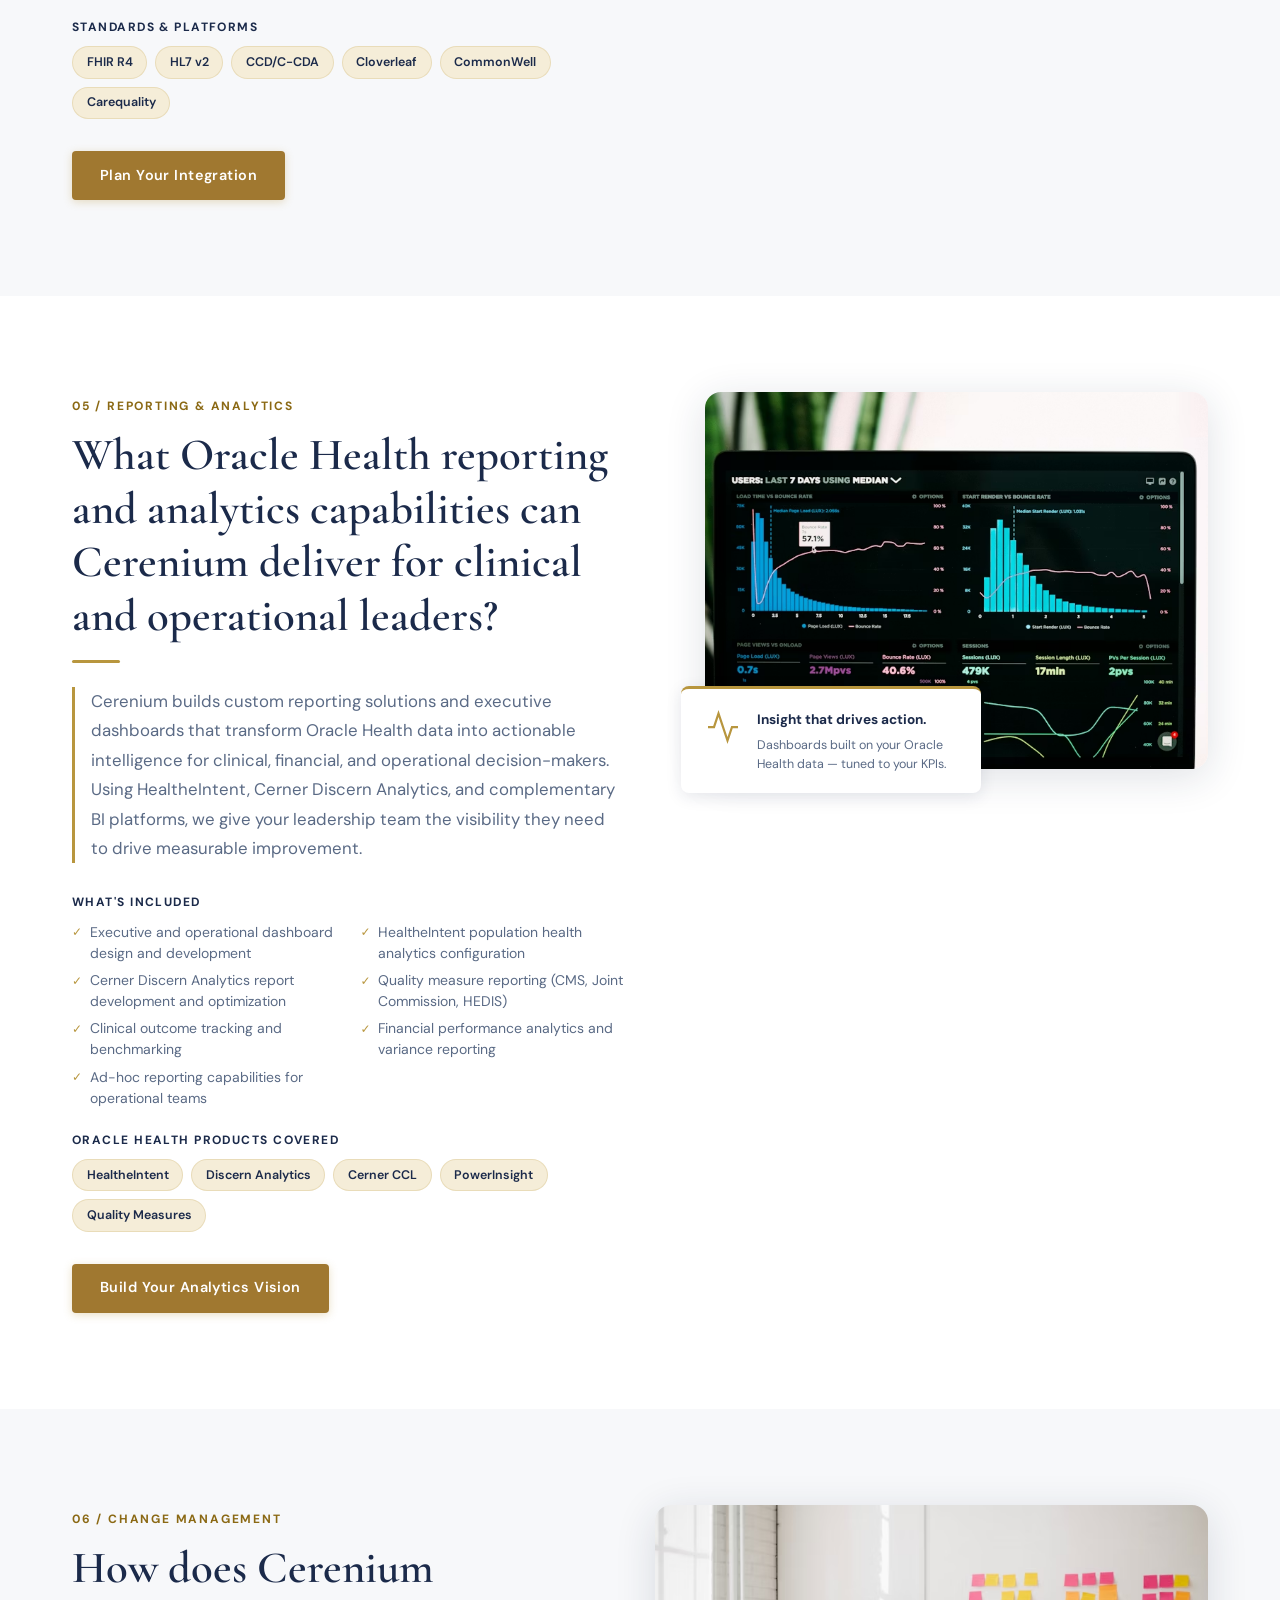
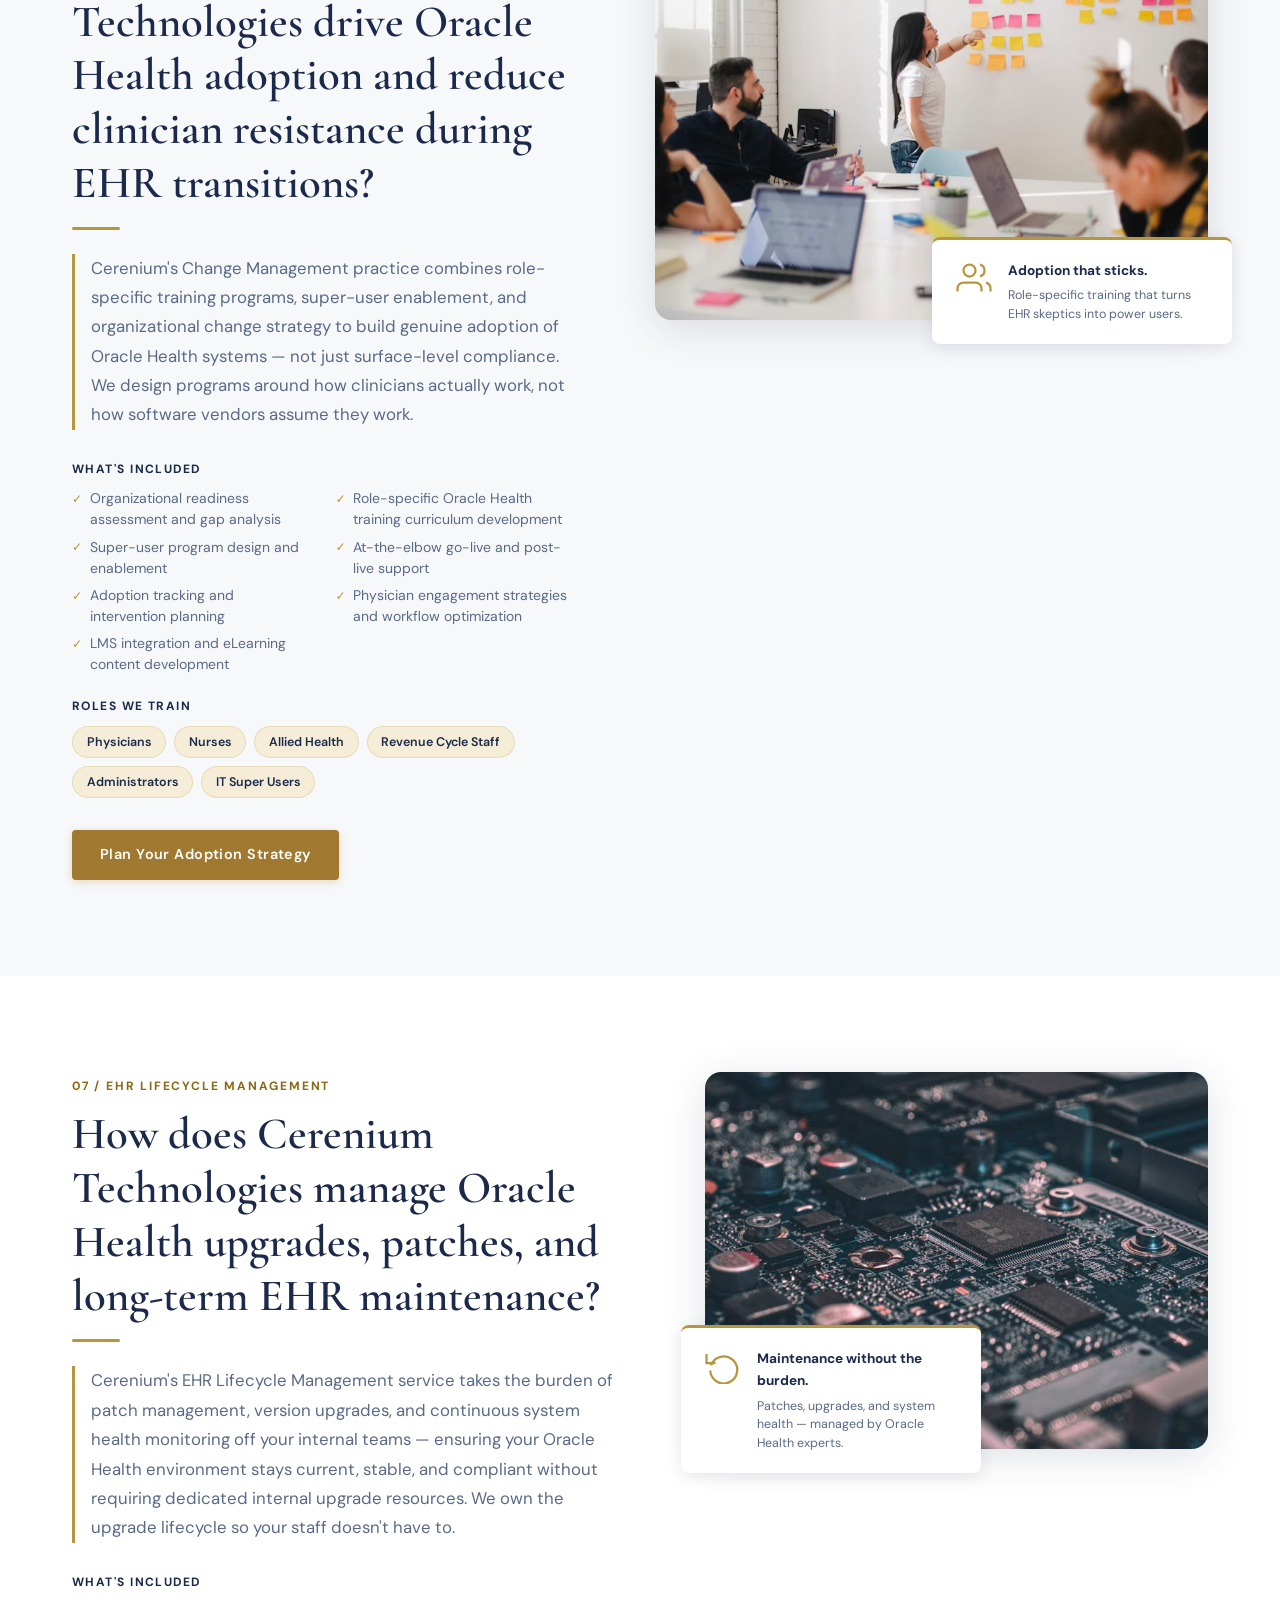
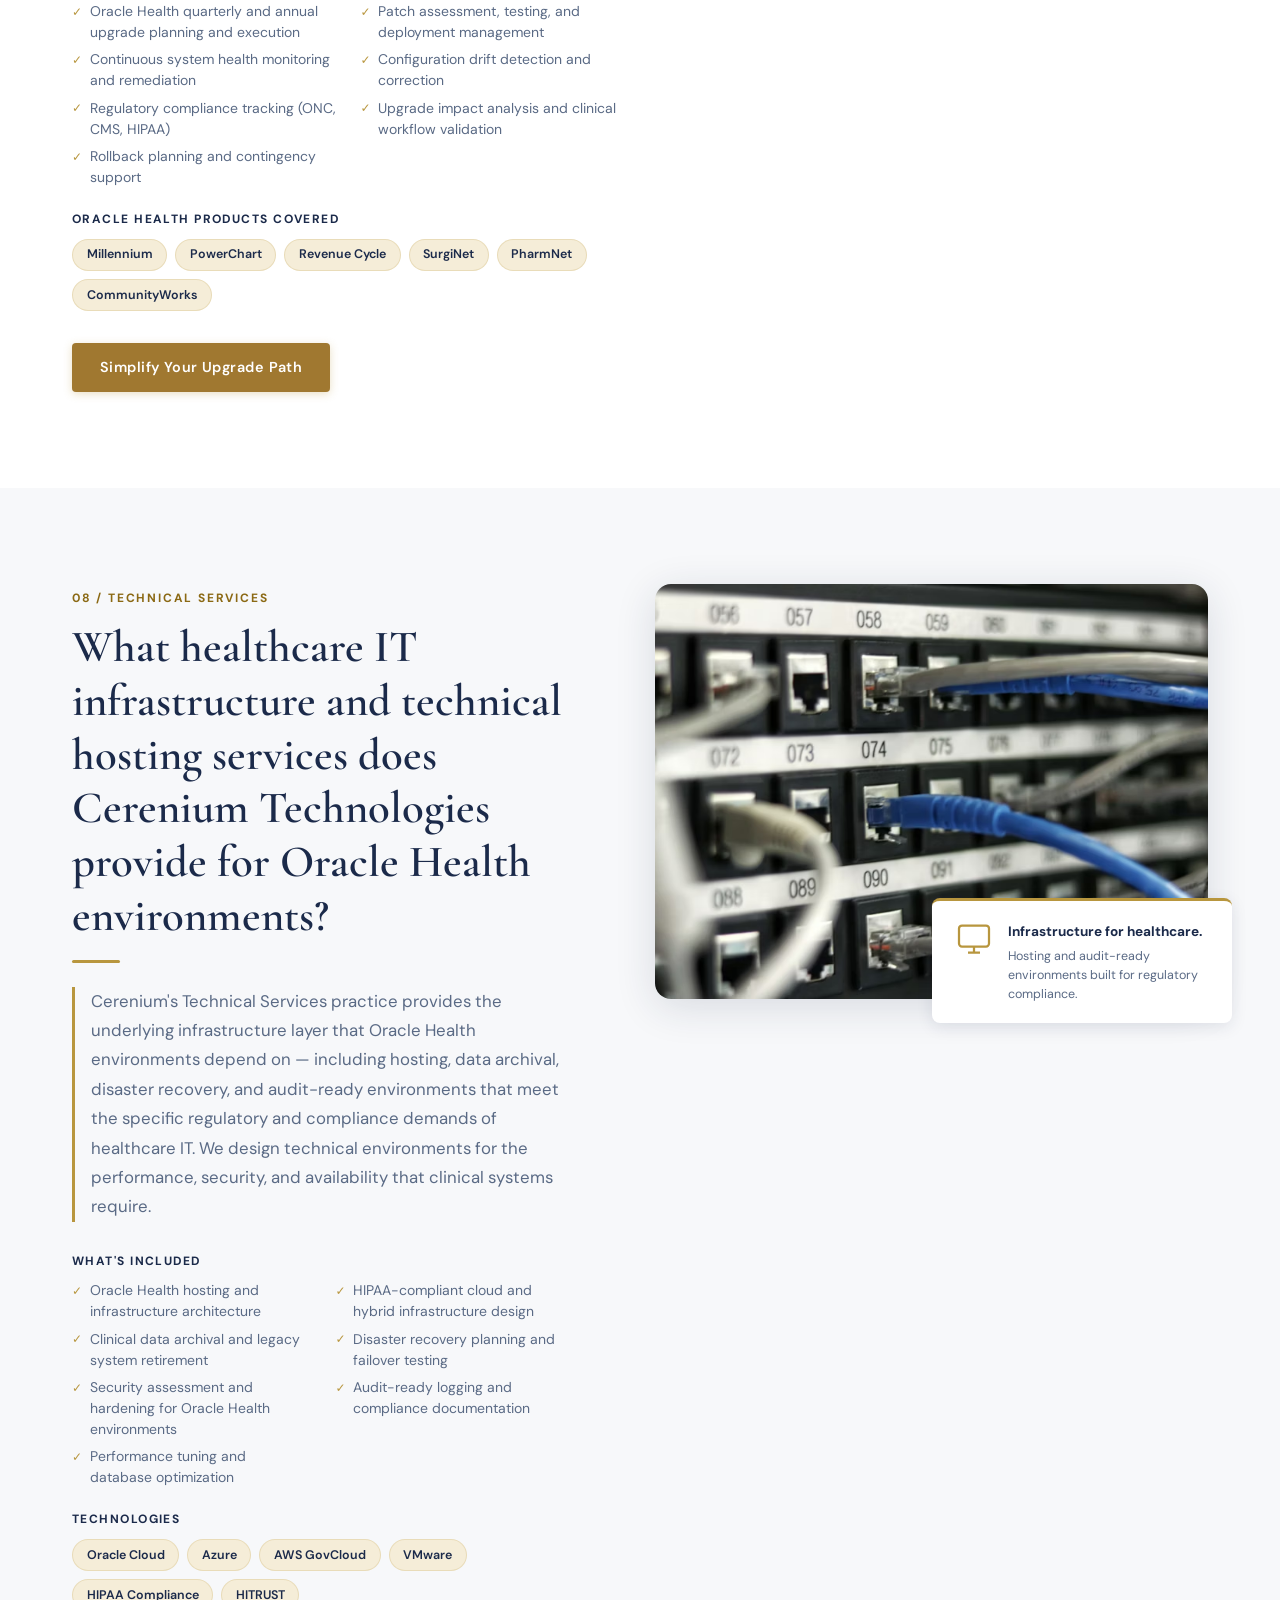
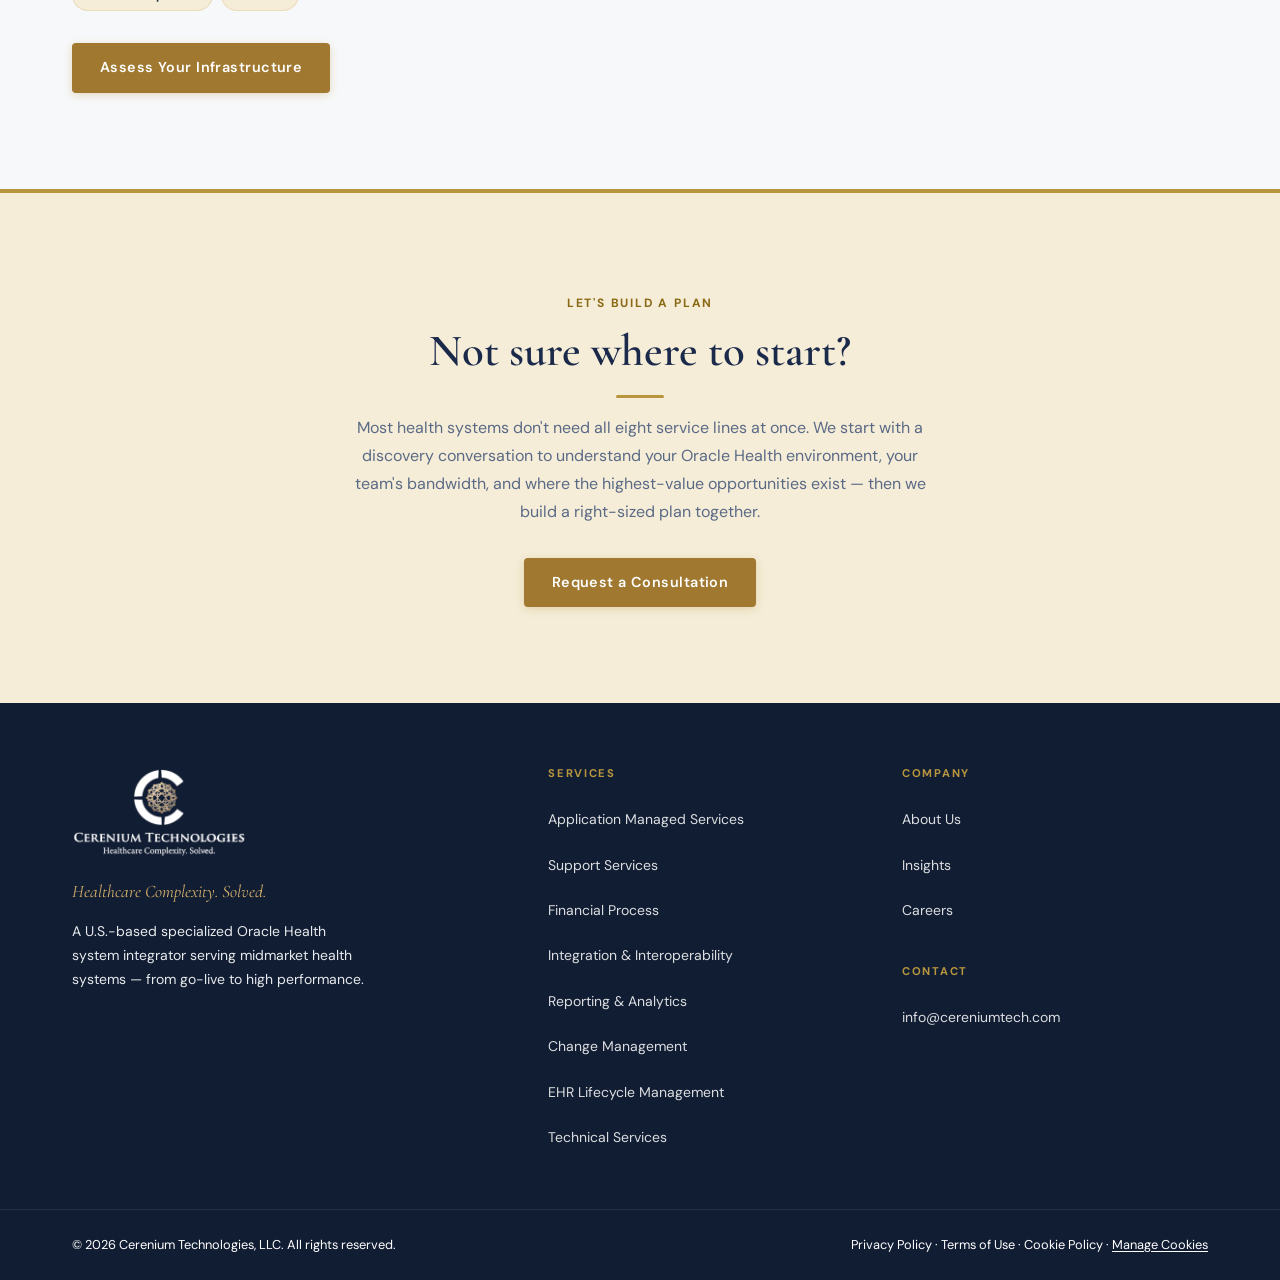
<file: services.html>
<!DOCTYPE html>
<html lang="en">
<head>
  <meta charset="UTF-8" />
  <meta name="viewport" content="width=device-width, initial-scale=1.0" />
  <title>Oracle Health Services | Cerenium Technologies | Cerner EHR Consulting</title>
  <meta name="description" content="Cerenium Technologies provides Oracle Health consulting services including Application Managed Services, Revenue Cycle optimization, FHIR integration, EHR lifecycle management, and more for midmarket health systems." />
  <meta name="keywords" content="Oracle Health consulting services, Cerner Millennium support, EHR managed services, Oracle Health revenue cycle, FHIR HL7 integration, Cerner PowerChart consulting, Oracle Health implementation" />
  <link rel="canonical" href="https://cereniumtech.com/services.html" />
  <link rel="icon" type="image/x-icon" href="assets/images/favicon.ico">
  <link rel="icon" type="image/png" sizes="32x32" href="assets/images/favicon-32x32.png">
  <link rel="apple-touch-icon" sizes="180x180" href="assets/images/apple-touch-icon.png">

  <meta property="og:title" content="Oracle Health Services | Cerenium Technologies" />
  <meta property="og:description" content="Eight Oracle Health service lines designed for midmarket health systems — from implementation to optimization to lifecycle management." />
  <meta property="og:url" content="https://cereniumtech.com/services.html" />
  <meta property="og:type" content="website" />


  <link rel="stylesheet" href="global.css" />
  <link rel="stylesheet" href="about.css" />
  <link rel="stylesheet" href="services.css" />

  <script type="application/ld+json">
  {
    "@context": "https://schema.org",
    "@type": "ItemList",
    "name": "Cerenium Technologies Oracle Health Services",
    "url": "https://cereniumtech.com/services.html",
    "itemListElement": [
      { "@type": "ListItem", "position": 1, "name": "Application Managed Services", "url": "https://cereniumtech.com/services.html#ams" },
      { "@type": "ListItem", "position": 2, "name": "Support Services",             "url": "https://cereniumtech.com/services.html#support" },
      { "@type": "ListItem", "position": 3, "name": "Financial Process",            "url": "https://cereniumtech.com/services.html#financial" },
      { "@type": "ListItem", "position": 4, "name": "Integration & Interoperability","url": "https://cereniumtech.com/services.html#integration" },
      { "@type": "ListItem", "position": 5, "name": "Reporting & Analytics",        "url": "https://cereniumtech.com/services.html#analytics" },
      { "@type": "ListItem", "position": 6, "name": "Change Management",            "url": "https://cereniumtech.com/services.html#change" },
      { "@type": "ListItem", "position": 7, "name": "EHR Lifecycle Management",     "url": "https://cereniumtech.com/services.html#lifecycle" },
      { "@type": "ListItem", "position": 8, "name": "Technical Services",           "url": "https://cereniumtech.com/services.html#technical" }
    ]
  }
  </script>
</head>

<body>
  <div id="nav-placeholder"></div>

  <main id="main-content">

    <!-- ── PAGE HERO ── -->
    <section class="page-hero" aria-label="Services page hero">
      <div class="page-hero-bg" role="presentation">
        <img src="assets/images/services-hero.jpg" alt="" aria-hidden="true" loading="eager" fetchpriority="high" />
        <div class="hero-overlay"></div>
      </div>
      <div class="container page-hero-content">
        <span class="eyebrow">Our Services</span>
        <h1>Eight ways we partner<br /><em class="hero-italic">with your health system.</em></h1>
        <p>From go-live stabilization to continuous optimization, Cerenium Technologies delivers the full spectrum of Oracle Health expertise your organization needs to perform at its best.</p>
      </div>
    </section>

    <!-- ── SERVICES NAV TABS ── -->
    <nav class="services-tab-bar" aria-label="Jump to service section">
      <div class="container services-tabs">
        <a href="#ams"         class="tab-link">Managed Services</a>
        <a href="#support"     class="tab-link">Support</a>
        <a href="#financial"   class="tab-link">Financial</a>
        <a href="#integration" class="tab-link">Integration</a>
        <a href="#analytics"   class="tab-link">Analytics</a>
        <a href="#change"      class="tab-link">Change Mgmt</a>
        <a href="#lifecycle"   class="tab-link">Lifecycle</a>
        <a href="#technical"   class="tab-link">Technical</a>
      </div>
    </nav>

    <!-- ── 1. APPLICATION MANAGED SERVICES ── -->
    <section id="ams" class="service-module" aria-labelledby="ams-heading">
      <div class="container service-module-grid">
        <div class="service-module-copy reveal">
          <span class="eyebrow">01 / Application Managed Services</span>
          <h2 id="ams-heading">How does Cerenium Technologies optimize Oracle Health application performance after go-live?</h2>
          <div class="gold-rule left"></div>
          <p class="service-answer">
            Cerenium's Application Managed Services provide ongoing Oracle Health environment management — covering monitoring, optimization, and continuous improvement — so your clinical teams experience stable, high-performing systems rather than post-go-live plateau. We take ownership of your EHR's operational health, freeing your internal IT teams to focus on strategic initiatives.
          </p>
          <h3>What's included</h3>
          <ul class="service-detail-list" aria-label="Application Managed Services inclusions">
            <li>Continuous Oracle Health environment monitoring and alerting</li>
            <li>Configuration optimization for PowerChart, PowerNote, and clinical workflows</li>
            <li>Application performance benchmarking and improvement planning</li>
            <li>Proactive issue identification before they affect end users</li>
            <li>Regular performance reviews and optimization roadmaps</li>
            <li>Dedicated account management and escalation paths</li>
          </ul>
          <h3 style="margin-top:1.5rem;">Oracle Health products covered</h3>
          <div class="product-tags" aria-label="Oracle Health products covered">
            <span>Cerner Millennium</span><span>PowerChart</span><span>PowerNote</span>
            <span>FirstNet</span><span>CommunityWorks</span><span>HealtheIntent</span>
          </div>
          <a href="contact.html" class="btn btn-primary" style="margin-top:2rem;" aria-label="Discuss your Oracle Health environment with Cerenium">Discuss Your Environment</a>
        </div>
        <div class="service-module-visual reveal reveal-delay-1">
          <img src="assets/images/services-ams.webp" alt="Oracle Health application management dashboard showing system performance metrics" loading="lazy" />
          <div class="service-module-callout" aria-hidden="true">
            <div class="callout-icon">
              <svg viewBox="0 0 24 24" fill="none" stroke="currentColor" stroke-width="1.5"><rect x="3" y="3" width="18" height="18" rx="2"/><path d="M3 9h18M9 21V9"/></svg>
            </div>
            <div>
              <strong>Go-live to high performance.</strong>
              <p>AMS keeps your Oracle Health environment improving — not just surviving — after implementation.</p>
            </div>
          </div>
        </div>
      </div>
    </section>

    <!-- ── 2. SUPPORT SERVICES ── -->
    <section id="support" class="service-module alt-bg" aria-labelledby="support-heading">
      <div class="container service-module-grid reverse">
        <div class="service-module-visual reveal">
          <img src="assets/images/services-support.webp" alt="Healthcare IT support team assisting clinical staff" loading="lazy" />
          <div class="service-module-callout" aria-hidden="true">
            <div class="callout-icon">
              <svg viewBox="0 0 24 24" fill="none" stroke="currentColor" stroke-width="1.5"><path d="M21 15a2 2 0 0 1-2 2H7l-4 4V5a2 2 0 0 1 2-2h14a2 2 0 0 1 2 2z"/></svg>
            </div>
            <div>
              <strong>On-demand clinical app support.</strong>
              <p>Tiered support for clinicians and administrators — available when they need it most.</p>
            </div>
          </div>
        </div>
        <div class="service-module-copy reveal reveal-delay-1">
          <span class="eyebrow">02 / Support Services</span>
          <h2 id="support-heading">What does Oracle Health EHR support look like for a midmarket health system?</h2>
          <div class="gold-rule left"></div>
          <p class="service-answer">
            Cerenium provides tiered help desk and clinical application support for Oracle Health environments, giving your clinical and administrative staff a single point of contact for EHR issues — from basic navigation questions to complex workflow troubleshooting. Our support model is built for the staffing realities of community hospitals, not the enterprise assumption that you have a 20-person IT department.
          </p>
          <h3>What's included</h3>
          <ul class="service-detail-list" aria-label="Support Services inclusions">
            <li>Tier 1–3 Oracle Health application support coverage</li>
            <li>Clinical super-user escalation support</li>
            <li>PowerChart and clinical workflow troubleshooting</li>
            <li>Incident tracking, resolution documentation, and trend reporting</li>
            <li>After-hours and on-call coverage options</li>
            <li>Knowledge base development for your specific configuration</li>
          </ul>
          <h3 style="margin-top:1.5rem;">Oracle Health products covered</h3>
          <div class="product-tags" aria-label="Oracle Health products covered">
            <span>PowerChart</span><span>FirstNet</span><span>SurgiNet</span>
            <span>PharmNet</span><span>Scheduling</span><span>Revenue Cycle</span>
          </div>
          <a href="contact.html" class="btn btn-primary" style="margin-top:2rem;" aria-label="Talk to Cerenium about Oracle Health support options">Talk About Support Options</a>
        </div>
      </div>
    </section>

    <!-- ── 3. FINANCIAL PROCESS ── -->
    <section id="financial" class="service-module" aria-labelledby="financial-heading">
      <div class="container service-module-grid">
        <div class="service-module-copy reveal">
          <span class="eyebrow">03 / Financial Process</span>
          <h2 id="financial-heading">How can Oracle Health Revenue Cycle optimization protect a health system's cash flow?</h2>
          <div class="gold-rule left"></div>
          <p class="service-answer">
            Cerenium's Financial Process service line closes billing gaps, surfaces denials early, and optimizes charge capture within Oracle Health's Revenue Cycle platform — translating configuration improvements into measurable cash flow recovery. We focus specifically on the order-to-cash workflow patterns that most midmarket health systems leave partially optimized after go-live.
          </p>
          <h3>What's included</h3>
          <ul class="service-detail-list" aria-label="Financial Process inclusions">
            <li>Revenue Cycle workflow analysis and gap assessment</li>
            <li>Charge capture optimization and CDM review</li>
            <li>Denial management workflow configuration</li>
            <li>Order set optimization to protect charge integrity</li>
            <li>Claims management and scrubber rule tuning</li>
            <li>Financial reporting and KPI dashboard development</li>
            <li>Pre-bill and post-bill audit support</li>
          </ul>
          <h3 style="margin-top:1.5rem;">Oracle Health products covered</h3>
          <div class="product-tags" aria-label="Oracle Health products covered">
            <span>Revenue Cycle</span><span>Charge Services</span><span>Patient Access</span>
            <span>Claims Management</span><span>HealtheIntent</span>
          </div>
          <a href="contact.html" class="btn btn-primary" style="margin-top:2rem;" aria-label="Request a Revenue Cycle assessment from Cerenium">Assess Your Revenue Cycle</a>
        </div>
        <div class="service-module-visual reveal reveal-delay-1">
          <img src="assets/images/services-financial.webp" alt="Healthcare financial data and revenue cycle analytics" loading="lazy" />
          <div class="service-module-callout" aria-hidden="true">
            <div class="callout-icon">
              <svg viewBox="0 0 24 24" fill="none" stroke="currentColor" stroke-width="1.5"><circle cx="12" cy="12" r="10"/><path d="M12 6v6l4 2"/></svg>
            </div>
            <div>
              <strong>Protect revenue. Improve cash.</strong>
              <p>Oracle Health Revenue Cycle configured to match your billing workflows — not generic defaults.</p>
            </div>
          </div>
        </div>
      </div>
    </section>

    <!-- ── 4. INTEGRATION & INTEROPERABILITY ── -->
    <section id="integration" class="service-module alt-bg" aria-labelledby="integration-heading">
      <div class="container service-module-grid reverse">
        <div class="service-module-visual reveal">
          <img src="assets/images/services-integration.jpg" alt="Healthcare data integration network connecting multiple systems" loading="lazy" />
          <div class="service-module-callout" aria-hidden="true">
            <div class="callout-icon">
              <svg viewBox="0 0 24 24" fill="none" stroke="currentColor" stroke-width="1.5"><path d="M8 6h13M8 12h13M8 18h13M3 6h.01M3 12h.01M3 18h.01"/></svg>
            </div>
            <div>
              <strong>FHIR, HL7, and beyond.</strong>
              <p>Your Oracle Health environment connected to every system in your ecosystem.</p>
            </div>
          </div>
        </div>
        <div class="service-module-copy reveal reveal-delay-1">
          <span class="eyebrow">04 / Integration & Interoperability</span>
          <h2 id="integration-heading">How does Cerenium Technologies implement FHIR and HL7 interoperability with Oracle Health?</h2>
          <div class="gold-rule left"></div>
          <p class="service-answer">
            Cerenium designs and implements FHIR R4, HL7 v2, and cross-vendor integration architectures that connect your Oracle Health Millennium environment with third-party systems, partner organizations, and patient-facing applications. We address the specific integration patterns — lab, radiology, pharmacy, and beyond — that community health systems encounter at scale.
          </p>
          <h3>What's included</h3>
          <ul class="service-detail-list" aria-label="Integration and Interoperability inclusions">
            <li>FHIR R4 API design and implementation for Oracle Health</li>
            <li>HL7 v2 interface development and optimization</li>
            <li>CCD/C-CDA document exchange</li>
            <li>Third-party application integration (labs, imaging, pharmacy, HIEs)</li>
            <li>Cloverleaf and Rhapsody interface engine support</li>
            <li>Integration testing, monitoring, and error resolution</li>
            <li>CommonWell and Carequality network onboarding</li>
          </ul>
          <h3 style="margin-top:1.5rem;">Standards & platforms</h3>
          <div class="product-tags" aria-label="Integration standards and platforms">
            <span>FHIR R4</span><span>HL7 v2</span><span>CCD/C-CDA</span>
            <span>Cloverleaf</span><span>CommonWell</span><span>Carequality</span>
          </div>
          <a href="contact.html" class="btn btn-primary" style="margin-top:2rem;" aria-label="Plan your Oracle Health integration with Cerenium">Plan Your Integration</a>
        </div>
      </div>
    </section>

    <!-- ── 5. REPORTING & ANALYTICS ── -->
    <section id="analytics" class="service-module" aria-labelledby="analytics-heading">
      <div class="container service-module-grid">
        <div class="service-module-copy reveal">
          <span class="eyebrow">05 / Reporting & Analytics</span>
          <h2 id="analytics-heading">What Oracle Health reporting and analytics capabilities can Cerenium deliver for clinical and operational leaders?</h2>
          <div class="gold-rule left"></div>
          <p class="service-answer">
            Cerenium builds custom reporting solutions and executive dashboards that transform Oracle Health data into actionable intelligence for clinical, financial, and operational decision-makers. Using HealtheIntent, Cerner Discern Analytics, and complementary BI platforms, we give your leadership team the visibility they need to drive measurable improvement.
          </p>
          <h3>What's included</h3>
          <ul class="service-detail-list" aria-label="Reporting and Analytics inclusions">
            <li>Executive and operational dashboard design and development</li>
            <li>HealtheIntent population health analytics configuration</li>
            <li>Cerner Discern Analytics report development and optimization</li>
            <li>Quality measure reporting (CMS, Joint Commission, HEDIS)</li>
            <li>Clinical outcome tracking and benchmarking</li>
            <li>Financial performance analytics and variance reporting</li>
            <li>Ad-hoc reporting capabilities for operational teams</li>
          </ul>
          <h3 style="margin-top:1.5rem;">Oracle Health products covered</h3>
          <div class="product-tags" aria-label="Oracle Health analytics products covered">
            <span>HealtheIntent</span><span>Discern Analytics</span><span>Cerner CCL</span>
            <span>PowerInsight</span><span>Quality Measures</span>
          </div>
          <a href="contact.html" class="btn btn-primary" style="margin-top:2rem;" aria-label="Build your Oracle Health analytics vision with Cerenium">Build Your Analytics Vision</a>
        </div>
        <div class="service-module-visual reveal reveal-delay-1">
          <img src="assets/images/services-analytics.jpg" alt="Healthcare analytics dashboard displaying clinical and operational data" loading="lazy" />
          <div class="service-module-callout" aria-hidden="true">
            <div class="callout-icon">
              <svg viewBox="0 0 24 24" fill="none" stroke="currentColor" stroke-width="1.5"><polyline points="22 12 18 12 15 21 9 3 6 12 2 12"/></svg>
            </div>
            <div>
              <strong>Insight that drives action.</strong>
              <p>Dashboards built on your Oracle Health data — tuned to your KPIs.</p>
            </div>
          </div>
        </div>
      </div>
    </section>

    <!-- ── 6. CHANGE MANAGEMENT ── -->
    <section id="change" class="service-module alt-bg" aria-labelledby="change-heading">
      <div class="container service-module-grid reverse">
        <div class="service-module-visual reveal">
          <img src="assets/images/services-change.jpg" alt="Healthcare staff in Oracle Health training and change management session" loading="lazy" />
          <div class="service-module-callout" aria-hidden="true">
            <div class="callout-icon">
              <svg viewBox="0 0 24 24" fill="none" stroke="currentColor" stroke-width="1.5"><path d="M17 21v-2a4 4 0 0 0-4-4H5a4 4 0 0 0-4 4v2"/><circle cx="9" cy="7" r="4"/><path d="M23 21v-2a4 4 0 0 0-3-3.87"/><path d="M16 3.13a4 4 0 0 1 0 7.75"/></svg>
            </div>
            <div>
              <strong>Adoption that sticks.</strong>
              <p>Role-specific training that turns EHR skeptics into power users.</p>
            </div>
          </div>
        </div>
        <div class="service-module-copy reveal reveal-delay-1">
          <span class="eyebrow">06 / Change Management</span>
          <h2 id="change-heading">How does Cerenium Technologies drive Oracle Health adoption and reduce clinician resistance during EHR transitions?</h2>
          <div class="gold-rule left"></div>
          <p class="service-answer">
            Cerenium's Change Management practice combines role-specific training programs, super-user enablement, and organizational change strategy to build genuine adoption of Oracle Health systems — not just surface-level compliance. We design programs around how clinicians actually work, not how software vendors assume they work.
          </p>
          <h3>What's included</h3>
          <ul class="service-detail-list" aria-label="Change Management inclusions">
            <li>Organizational readiness assessment and gap analysis</li>
            <li>Role-specific Oracle Health training curriculum development</li>
            <li>Super-user program design and enablement</li>
            <li>At-the-elbow go-live and post-live support</li>
            <li>Adoption tracking and intervention planning</li>
            <li>Physician engagement strategies and workflow optimization</li>
            <li>LMS integration and eLearning content development</li>
          </ul>
          <h3 style="margin-top:1.5rem;">Roles we train</h3>
          <div class="product-tags" aria-label="Clinical and operational roles trained">
            <span>Physicians</span><span>Nurses</span><span>Allied Health</span>
            <span>Revenue Cycle Staff</span><span>Administrators</span><span>IT Super Users</span>
          </div>
          <a href="contact.html" class="btn btn-primary" style="margin-top:2rem;" aria-label="Plan your Oracle Health adoption strategy with Cerenium">Plan Your Adoption Strategy</a>
        </div>
      </div>
    </section>

    <!-- ── 7. EHR LIFECYCLE MANAGEMENT ── -->
    <section id="lifecycle" class="service-module" aria-labelledby="lifecycle-heading">
      <div class="container service-module-grid">
        <div class="service-module-copy reveal">
          <span class="eyebrow">07 / EHR Lifecycle Management</span>
          <h2 id="lifecycle-heading">How does Cerenium Technologies manage Oracle Health upgrades, patches, and long-term EHR maintenance?</h2>
          <div class="gold-rule left"></div>
          <p class="service-answer">
            Cerenium's EHR Lifecycle Management service takes the burden of patch management, version upgrades, and continuous system health monitoring off your internal teams — ensuring your Oracle Health environment stays current, stable, and compliant without requiring dedicated internal upgrade resources. We own the upgrade lifecycle so your staff doesn't have to.
          </p>
          <h3>What's included</h3>
          <ul class="service-detail-list" aria-label="EHR Lifecycle Management inclusions">
            <li>Oracle Health quarterly and annual upgrade planning and execution</li>
            <li>Patch assessment, testing, and deployment management</li>
            <li>Continuous system health monitoring and remediation</li>
            <li>Configuration drift detection and correction</li>
            <li>Regulatory compliance tracking (ONC, CMS, HIPAA)</li>
            <li>Upgrade impact analysis and clinical workflow validation</li>
            <li>Rollback planning and contingency support</li>
          </ul>
          <h3 style="margin-top:1.5rem;">Oracle Health products covered</h3>
          <div class="product-tags" aria-label="Oracle Health products covered">
            <span>Millennium</span><span>PowerChart</span><span>Revenue Cycle</span>
            <span>SurgiNet</span><span>PharmNet</span><span>CommunityWorks</span>
          </div>
          <a href="contact.html" class="btn btn-primary" style="margin-top:2rem;" aria-label="Simplify your Oracle Health upgrade path with Cerenium">Simplify Your Upgrade Path</a>
        </div>
        <div class="service-module-visual reveal reveal-delay-1">
          <img src="assets/images/services-lifecycle.jpg" alt="EHR system lifecycle management and technology infrastructure" loading="lazy" />
          <div class="service-module-callout" aria-hidden="true">
            <div class="callout-icon">
              <svg viewBox="0 0 24 24" fill="none" stroke="currentColor" stroke-width="1.5"><polyline points="1 4 1 10 7 10"/><path d="M3.51 15a9 9 0 1 0 .49-3.34"/></svg>
            </div>
            <div>
              <strong>Maintenance without the burden.</strong>
              <p>Patches, upgrades, and system health — managed by Oracle Health experts.</p>
            </div>
          </div>
        </div>
      </div>
    </section>

    <!-- ── 8. TECHNICAL SERVICES ── -->
    <section id="technical" class="service-module alt-bg" aria-labelledby="technical-heading">
      <div class="container service-module-grid reverse">
        <div class="service-module-visual reveal">
          <img src="assets/images/services-technical.jpg" alt="Healthcare IT infrastructure and HIPAA-compliant data center" loading="lazy" />
          <div class="service-module-callout" aria-hidden="true">
            <div class="callout-icon">
              <svg viewBox="0 0 24 24" fill="none" stroke="currentColor" stroke-width="1.5"><rect x="2" y="3" width="20" height="14" rx="2"/><path d="M8 21h8M12 17v4"/></svg>
            </div>
            <div>
              <strong>Infrastructure for healthcare.</strong>
              <p>Hosting and audit-ready environments built for regulatory compliance.</p>
            </div>
          </div>
        </div>
        <div class="service-module-copy reveal reveal-delay-1">
          <span class="eyebrow">08 / Technical Services</span>
          <h2 id="technical-heading">What healthcare IT infrastructure and technical hosting services does Cerenium Technologies provide for Oracle Health environments?</h2>
          <div class="gold-rule left"></div>
          <p class="service-answer">
            Cerenium's Technical Services practice provides the underlying infrastructure layer that Oracle Health environments depend on — including hosting, data archival, disaster recovery, and audit-ready environments that meet the specific regulatory and compliance demands of healthcare IT. We design technical environments for the performance, security, and availability that clinical systems require.
          </p>
          <h3>What's included</h3>
          <ul class="service-detail-list" aria-label="Technical Services inclusions">
            <li>Oracle Health hosting and infrastructure architecture</li>
            <li>HIPAA-compliant cloud and hybrid infrastructure design</li>
            <li>Clinical data archival and legacy system retirement</li>
            <li>Disaster recovery planning and failover testing</li>
            <li>Security assessment and hardening for Oracle Health environments</li>
            <li>Audit-ready logging and compliance documentation</li>
            <li>Performance tuning and database optimization</li>
          </ul>
          <h3 style="margin-top:1.5rem;">Technologies</h3>
          <div class="product-tags" aria-label="Technical infrastructure technologies">
            <span>Oracle Cloud</span><span>Azure</span><span>AWS GovCloud</span>
            <span>VMware</span><span>HIPAA Compliance</span><span>HITRUST</span>
          </div>
          <a href="contact.html" class="btn btn-primary" style="margin-top:2rem;" aria-label="Request an infrastructure assessment from Cerenium">Assess Your Infrastructure</a>
        </div>
      </div>
    </section>

    <!-- ── SERVICES CTA ── -->
    <section class="services-bottom-cta" aria-labelledby="services-cta-heading">
      <div class="container" style="text-align:center;">
        <div class="reveal">
          <span class="eyebrow">Let's Build a Plan</span>
          <h2 id="services-cta-heading">Not sure where to start?</h2>
          <div class="gold-rule"></div>
          <p style="margin-top:1rem;max-width:580px;margin-left:auto;margin-right:auto;">
            Most health systems don't need all eight service lines at once. We start with a
            discovery conversation to understand your Oracle Health environment, your team's
            bandwidth, and where the highest-value opportunities exist — then we build
            a right-sized plan together.
          </p>
          <div class="hero-actions" style="justify-content:center;margin-top:2rem;">
            <a href="contact.html" class="btn btn-primary">Request a Consultation</a>
          </div>
        </div>
      </div>
    </section>

  </main>

  <div id="footer-placeholder"></div>
  <script src="components.js"></script>
</body>
</html>
</file>
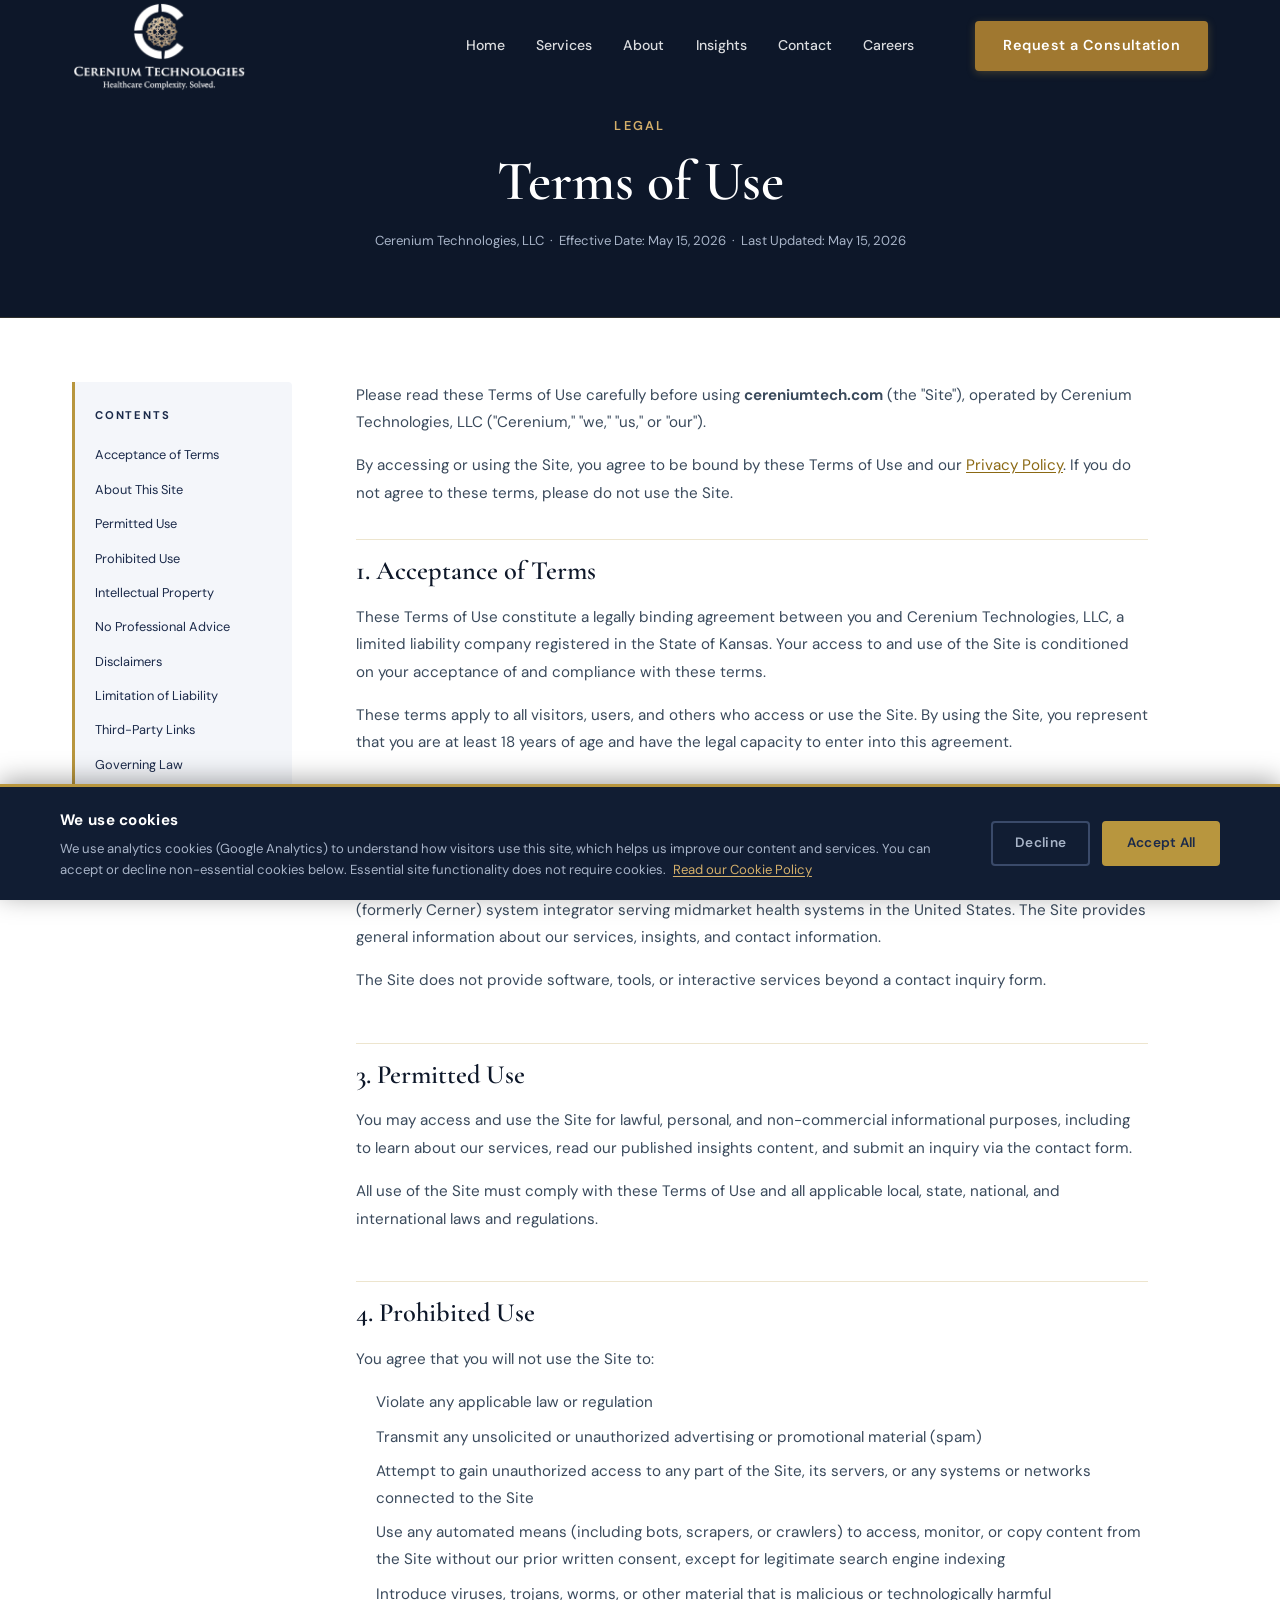
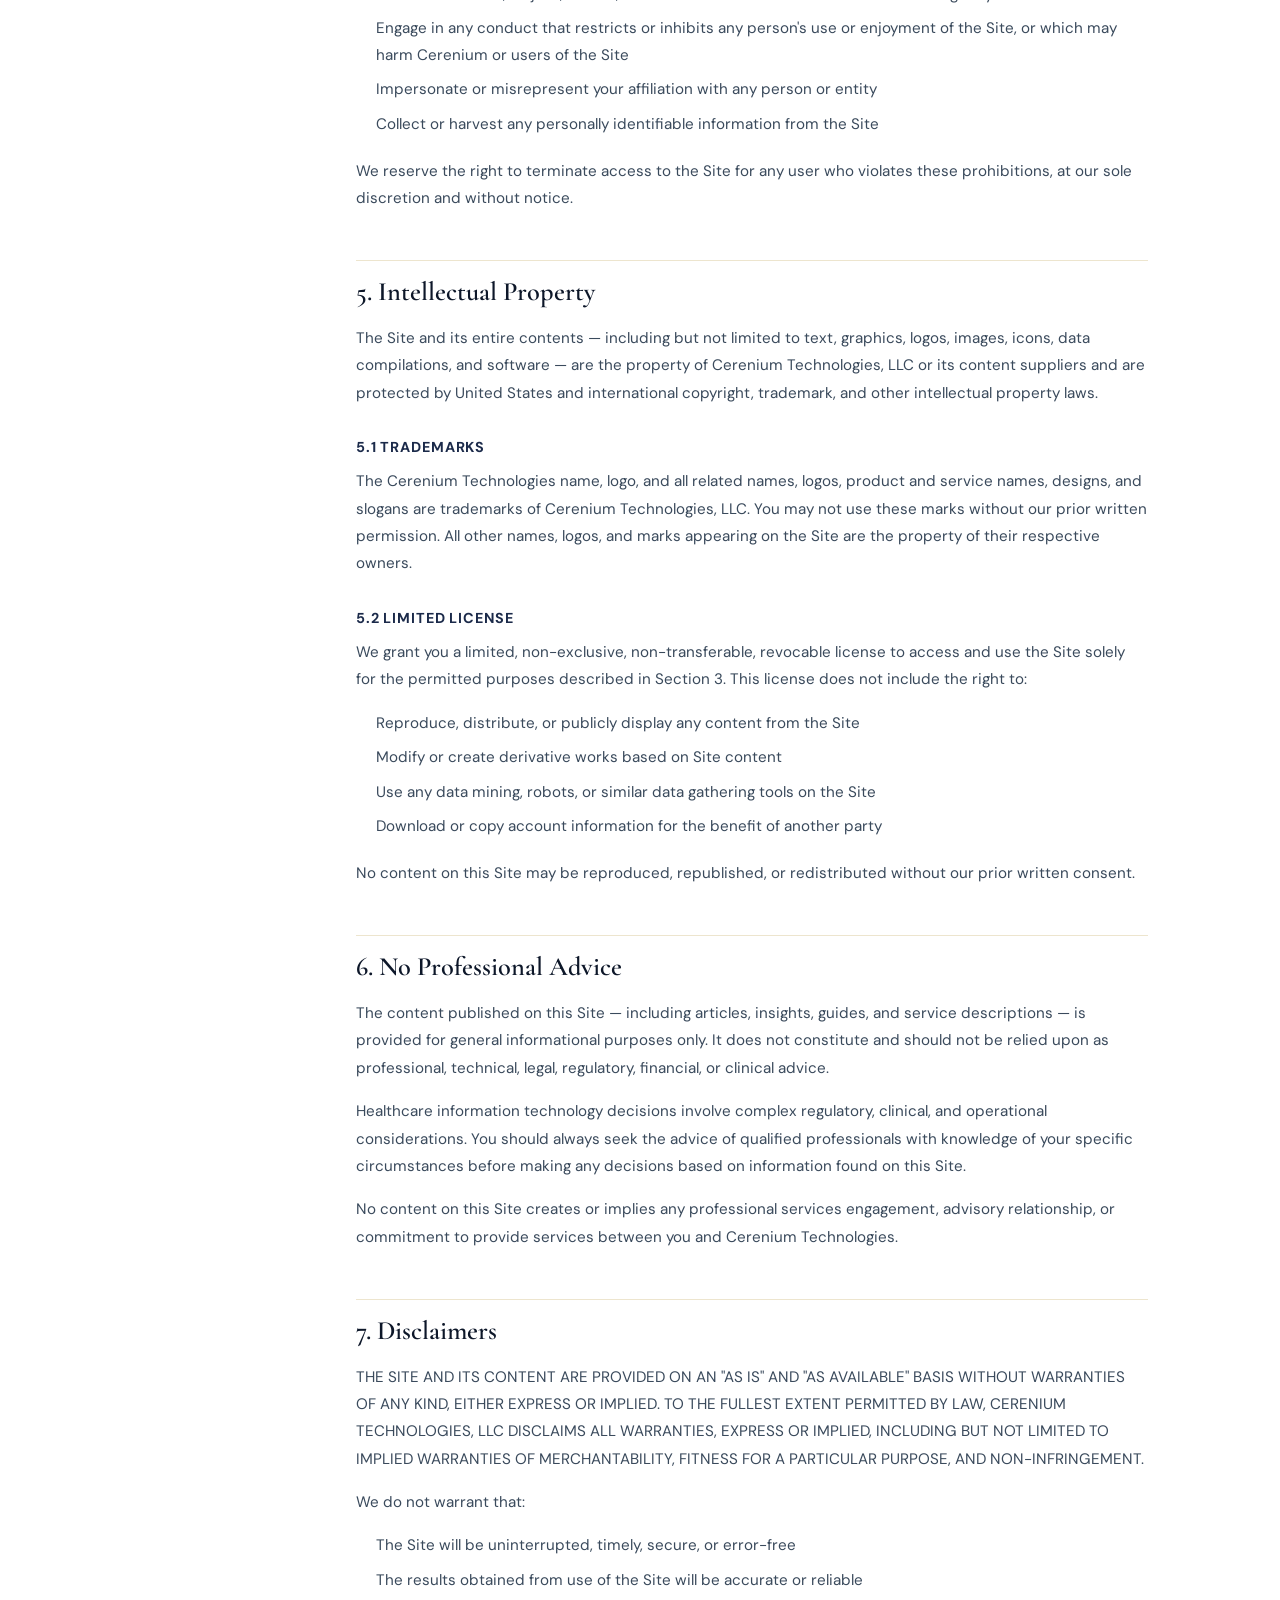
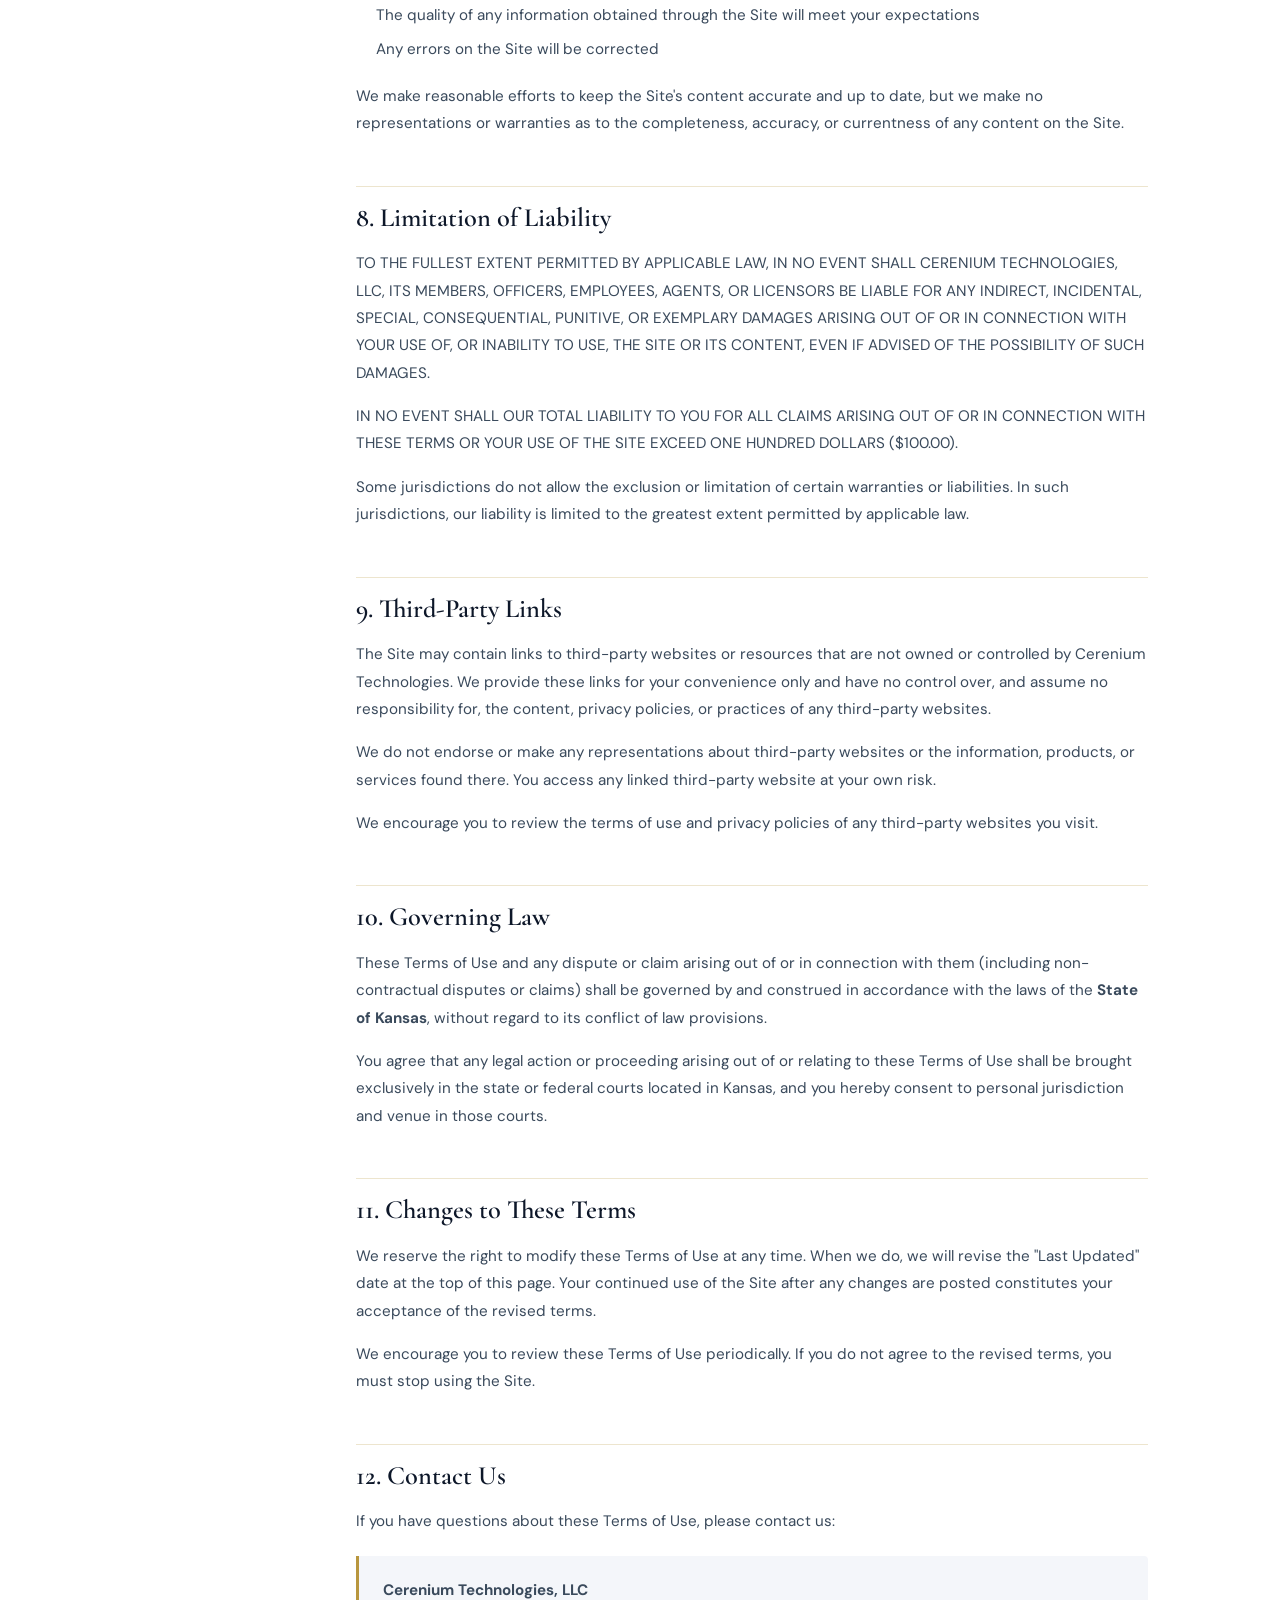
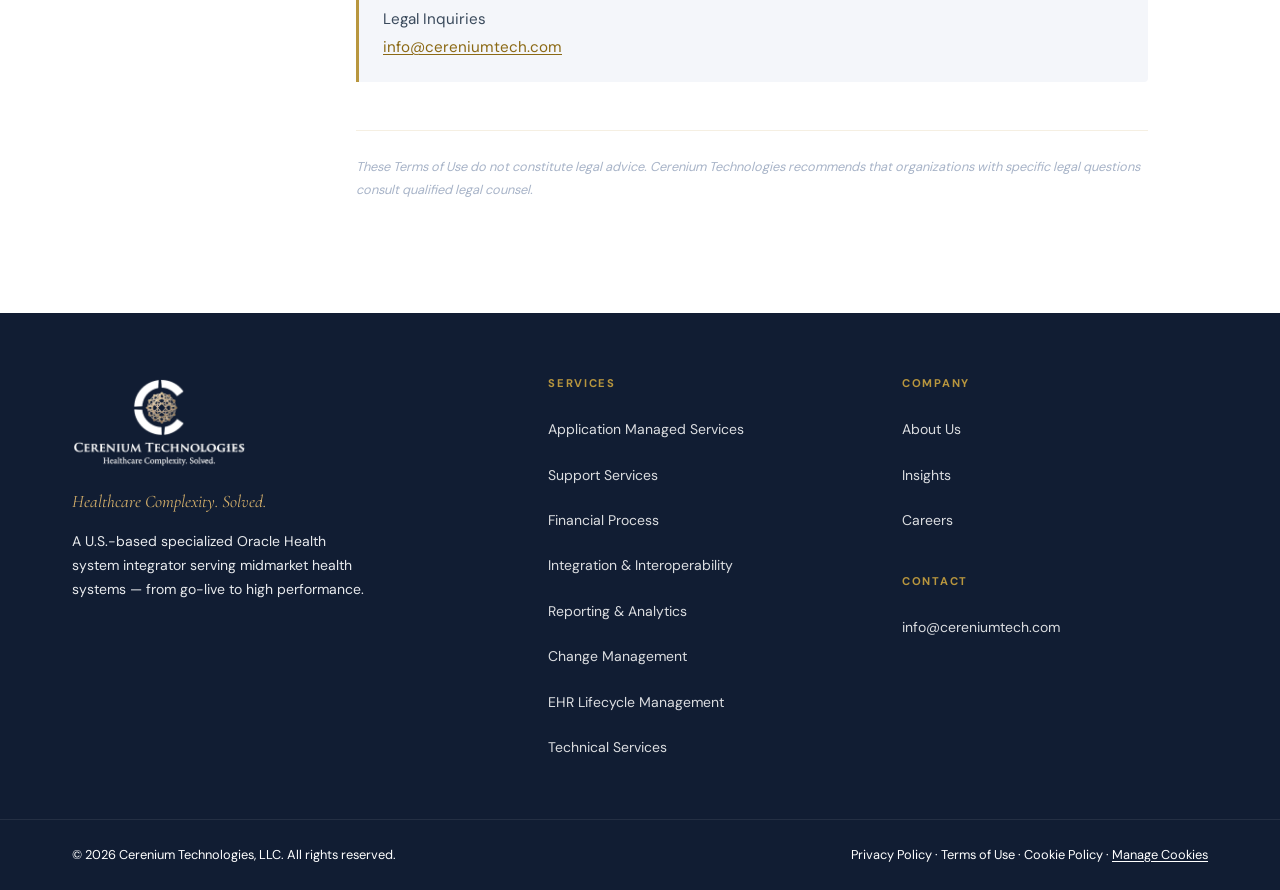
<file: terms-of-use.html>
<!DOCTYPE html>
<html lang="en">
<head>
  <meta charset="UTF-8" />
  <meta name="viewport" content="width=device-width, initial-scale=1.0" />
  <title>Terms of Use | Cerenium Technologies</title>
  <meta name="description" content="Terms of Use for cereniumtech.com. Please read these terms carefully before using the Cerenium Technologies website." />
  <meta name="robots" content="noindex, follow" />

  <!-- Favicon -->
  <link rel="icon" type="image/png" sizes="32x32" href="assets/images/favicon-32x32.png" />
  <link rel="icon" type="image/png" sizes="16x16" href="assets/images/favicon-16x16.png" />
  <link rel="apple-touch-icon" sizes="180x180" href="assets/images/apple-touch-icon.png" />

  <!-- Site styles -->
  <link rel="stylesheet" href="global.css" />
  <link rel="stylesheet" href="policy.css" />
</head>
<body>

  <!-- Nav injected by components.js -->
  <div id="nav-placeholder"></div>

  <main id="main-content">

    <!-- Page Hero -->
    <section class="policy-hero" aria-label="Page header">
      <div class="container">
        <p class="eyebrow">Legal</p>
        <h1>Terms of Use</h1>
        <p class="policy-meta">Cerenium Technologies, LLC &nbsp;·&nbsp; Effective Date: <time datetime="2026-05-15">May 15, 2026</time> &nbsp;·&nbsp; Last Updated: <time datetime="2026-05-15">May 15, 2026</time></p>
      </div>
    </section>

    <!-- Policy Body -->
    <section class="policy-body" aria-label="Terms of use content">
      <div class="container policy-layout">

        <!-- Table of Contents -->
        <aside class="policy-toc" aria-label="Table of contents">
          <p class="toc-heading">Contents</p>
          <nav aria-label="Policy sections">
            <ol>
              <li><a href="#acceptance">Acceptance of Terms</a></li>
              <li><a href="#about-site">About This Site</a></li>
              <li><a href="#permitted-use">Permitted Use</a></li>
              <li><a href="#prohibited-use">Prohibited Use</a></li>
              <li><a href="#intellectual-property">Intellectual Property</a></li>
              <li><a href="#no-advice">No Professional Advice</a></li>
              <li><a href="#disclaimers">Disclaimers</a></li>
              <li><a href="#limitation">Limitation of Liability</a></li>
              <li><a href="#third-party-links">Third-Party Links</a></li>
              <li><a href="#governing-law">Governing Law</a></li>
              <li><a href="#changes">Changes to These Terms</a></li>
              <li><a href="#contact">Contact Us</a></li>
            </ol>
          </nav>
        </aside>

        <!-- Policy Content -->
        <div class="policy-content">

          <p class="policy-intro">
            Please read these Terms of Use carefully before using <strong>cereniumtech.com</strong> (the "Site"), operated by Cerenium Technologies, LLC ("Cerenium," "we," "us," or "our").
          </p>

          <p class="policy-intro">
            By accessing or using the Site, you agree to be bound by these Terms of Use and our <a href="privacy-policy.html">Privacy Policy</a>. If you do not agree to these terms, please do not use the Site.
          </p>

          <!-- 1 -->
          <h2 id="acceptance">1. Acceptance of Terms</h2>
          <p>These Terms of Use constitute a legally binding agreement between you and Cerenium Technologies, LLC, a limited liability company registered in the State of Kansas. Your access to and use of the Site is conditioned on your acceptance of and compliance with these terms.</p>
          <p>These terms apply to all visitors, users, and others who access or use the Site. By using the Site, you represent that you are at least 18 years of age and have the legal capacity to enter into this agreement.</p>

          <!-- 2 -->
          <h2 id="about-site">2. About This Site</h2>
          <p>The Site is a marketing and informational website for Cerenium Technologies, LLC, a specialized Oracle Health (formerly Cerner) system integrator serving midmarket health systems in the United States. The Site provides general information about our services, insights, and contact information.</p>
          <p>The Site does not provide software, tools, or interactive services beyond a contact inquiry form.</p>

          <!-- 3 -->
          <h2 id="permitted-use">3. Permitted Use</h2>
          <p>You may access and use the Site for lawful, personal, and non-commercial informational purposes, including to learn about our services, read our published insights content, and submit an inquiry via the contact form.</p>
          <p>All use of the Site must comply with these Terms of Use and all applicable local, state, national, and international laws and regulations.</p>

          <!-- 4 -->
          <h2 id="prohibited-use">4. Prohibited Use</h2>
          <p>You agree that you will not use the Site to:</p>
          <ul>
            <li>Violate any applicable law or regulation</li>
            <li>Transmit any unsolicited or unauthorized advertising or promotional material (spam)</li>
            <li>Attempt to gain unauthorized access to any part of the Site, its servers, or any systems or networks connected to the Site</li>
            <li>Use any automated means (including bots, scrapers, or crawlers) to access, monitor, or copy content from the Site without our prior written consent, except for legitimate search engine indexing</li>
            <li>Introduce viruses, trojans, worms, or other material that is malicious or technologically harmful</li>
            <li>Engage in any conduct that restricts or inhibits any person's use or enjoyment of the Site, or which may harm Cerenium or users of the Site</li>
            <li>Impersonate or misrepresent your affiliation with any person or entity</li>
            <li>Collect or harvest any personally identifiable information from the Site</li>
          </ul>
          <p>We reserve the right to terminate access to the Site for any user who violates these prohibitions, at our sole discretion and without notice.</p>

          <!-- 5 -->
          <h2 id="intellectual-property">5. Intellectual Property</h2>
          <p>The Site and its entire contents — including but not limited to text, graphics, logos, images, icons, data compilations, and software — are the property of Cerenium Technologies, LLC or its content suppliers and are protected by United States and international copyright, trademark, and other intellectual property laws.</p>

          <h3>5.1 Trademarks</h3>
          <p>The Cerenium Technologies name, logo, and all related names, logos, product and service names, designs, and slogans are trademarks of Cerenium Technologies, LLC. You may not use these marks without our prior written permission. All other names, logos, and marks appearing on the Site are the property of their respective owners.</p>

          <h3>5.2 Limited License</h3>
          <p>We grant you a limited, non-exclusive, non-transferable, revocable license to access and use the Site solely for the permitted purposes described in Section 3. This license does not include the right to:</p>
          <ul>
            <li>Reproduce, distribute, or publicly display any content from the Site</li>
            <li>Modify or create derivative works based on Site content</li>
            <li>Use any data mining, robots, or similar data gathering tools on the Site</li>
            <li>Download or copy account information for the benefit of another party</li>
          </ul>
          <p>No content on this Site may be reproduced, republished, or redistributed without our prior written consent.</p>

          <!-- 6 -->
          <h2 id="no-advice">6. No Professional Advice</h2>
          <p>The content published on this Site — including articles, insights, guides, and service descriptions — is provided for general informational purposes only. It does not constitute and should not be relied upon as professional, technical, legal, regulatory, financial, or clinical advice.</p>
          <p>Healthcare information technology decisions involve complex regulatory, clinical, and operational considerations. You should always seek the advice of qualified professionals with knowledge of your specific circumstances before making any decisions based on information found on this Site.</p>
          <p>No content on this Site creates or implies any professional services engagement, advisory relationship, or commitment to provide services between you and Cerenium Technologies.</p>

          <!-- 7 -->
          <h2 id="disclaimers">7. Disclaimers</h2>
          <p>THE SITE AND ITS CONTENT ARE PROVIDED ON AN "AS IS" AND "AS AVAILABLE" BASIS WITHOUT WARRANTIES OF ANY KIND, EITHER EXPRESS OR IMPLIED. TO THE FULLEST EXTENT PERMITTED BY LAW, CERENIUM TECHNOLOGIES, LLC DISCLAIMS ALL WARRANTIES, EXPRESS OR IMPLIED, INCLUDING BUT NOT LIMITED TO IMPLIED WARRANTIES OF MERCHANTABILITY, FITNESS FOR A PARTICULAR PURPOSE, AND NON-INFRINGEMENT.</p>
          <p>We do not warrant that:</p>
          <ul>
            <li>The Site will be uninterrupted, timely, secure, or error-free</li>
            <li>The results obtained from use of the Site will be accurate or reliable</li>
            <li>The quality of any information obtained through the Site will meet your expectations</li>
            <li>Any errors on the Site will be corrected</li>
          </ul>
          <p>We make reasonable efforts to keep the Site's content accurate and up to date, but we make no representations or warranties as to the completeness, accuracy, or currentness of any content on the Site.</p>

          <!-- 8 -->
          <h2 id="limitation">8. Limitation of Liability</h2>
          <p>TO THE FULLEST EXTENT PERMITTED BY APPLICABLE LAW, IN NO EVENT SHALL CERENIUM TECHNOLOGIES, LLC, ITS MEMBERS, OFFICERS, EMPLOYEES, AGENTS, OR LICENSORS BE LIABLE FOR ANY INDIRECT, INCIDENTAL, SPECIAL, CONSEQUENTIAL, PUNITIVE, OR EXEMPLARY DAMAGES ARISING OUT OF OR IN CONNECTION WITH YOUR USE OF, OR INABILITY TO USE, THE SITE OR ITS CONTENT, EVEN IF ADVISED OF THE POSSIBILITY OF SUCH DAMAGES.</p>
          <p>IN NO EVENT SHALL OUR TOTAL LIABILITY TO YOU FOR ALL CLAIMS ARISING OUT OF OR IN CONNECTION WITH THESE TERMS OR YOUR USE OF THE SITE EXCEED ONE HUNDRED DOLLARS ($100.00).</p>
          <p>Some jurisdictions do not allow the exclusion or limitation of certain warranties or liabilities. In such jurisdictions, our liability is limited to the greatest extent permitted by applicable law.</p>

          <!-- 9 -->
          <h2 id="third-party-links">9. Third-Party Links</h2>
          <p>The Site may contain links to third-party websites or resources that are not owned or controlled by Cerenium Technologies. We provide these links for your convenience only and have no control over, and assume no responsibility for, the content, privacy policies, or practices of any third-party websites.</p>
          <p>We do not endorse or make any representations about third-party websites or the information, products, or services found there. You access any linked third-party website at your own risk.</p>
          <p>We encourage you to review the terms of use and privacy policies of any third-party websites you visit.</p>

          <!-- 10 -->
          <h2 id="governing-law">10. Governing Law</h2>
          <p>These Terms of Use and any dispute or claim arising out of or in connection with them (including non-contractual disputes or claims) shall be governed by and construed in accordance with the laws of the <strong>State of Kansas</strong>, without regard to its conflict of law provisions.</p>
          <p>You agree that any legal action or proceeding arising out of or relating to these Terms of Use shall be brought exclusively in the state or federal courts located in Kansas, and you hereby consent to personal jurisdiction and venue in those courts.</p>

          <!-- 11 -->
          <h2 id="changes">11. Changes to These Terms</h2>
          <p>We reserve the right to modify these Terms of Use at any time. When we do, we will revise the "Last Updated" date at the top of this page. Your continued use of the Site after any changes are posted constitutes your acceptance of the revised terms.</p>
          <p>We encourage you to review these Terms of Use periodically. If you do not agree to the revised terms, you must stop using the Site.</p>

          <!-- 12 -->
          <h2 id="contact">12. Contact Us</h2>
          <p>If you have questions about these Terms of Use, please contact us:</p>

          <div class="contact-block" aria-label="Terms of use contact information">
            <p><strong>Cerenium Technologies, LLC</strong><br />
            Legal Inquiries<br />
            <a href="mailto:info@cereniumtech.com">info@cereniumtech.com</a></p>
          </div>

          <p class="policy-disclaimer">These Terms of Use do not constitute legal advice. Cerenium Technologies recommends that organizations with specific legal questions consult qualified legal counsel.</p>

        </div><!-- /.policy-content -->
      </div><!-- /.policy-layout -->
    </section>

  </main>

  <!-- Footer injected by components.js -->
  <div id="footer-placeholder"></div>

  <script src="components.js"></script>
</body>
</html>
</file>
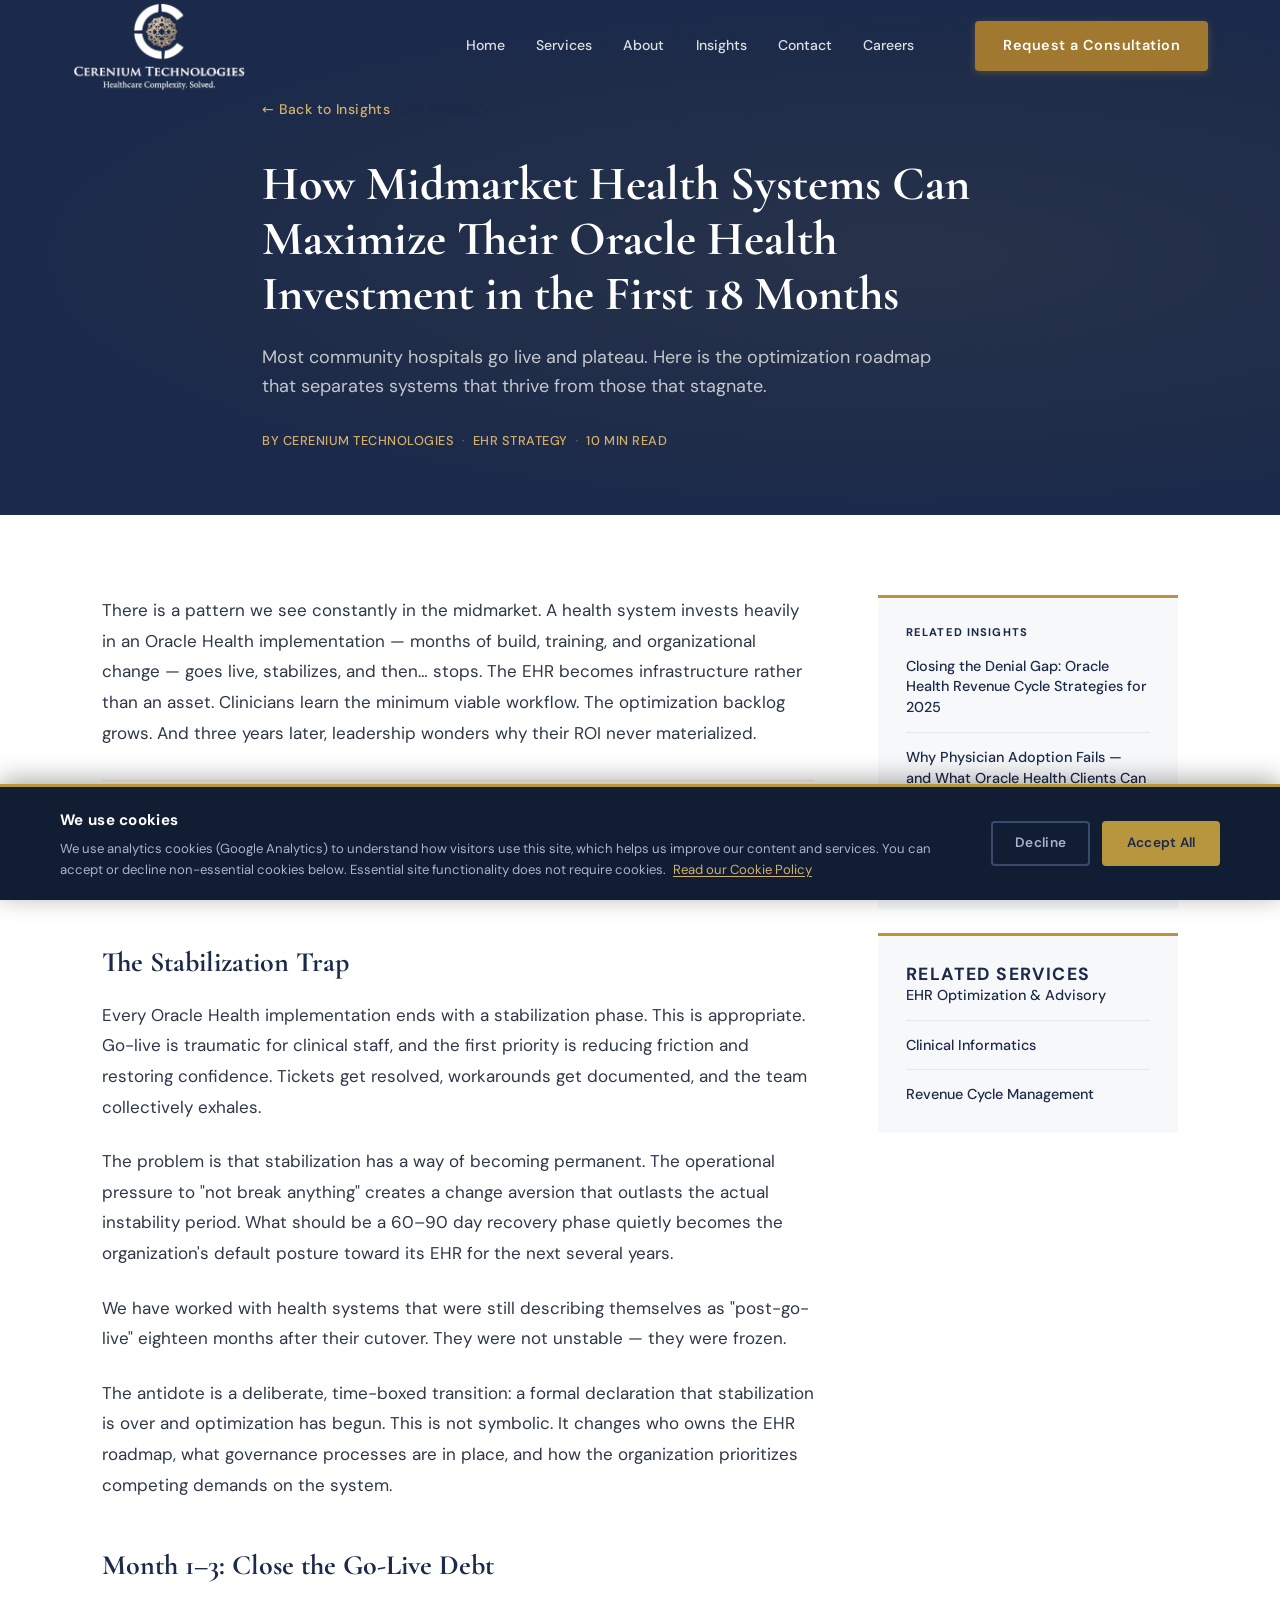
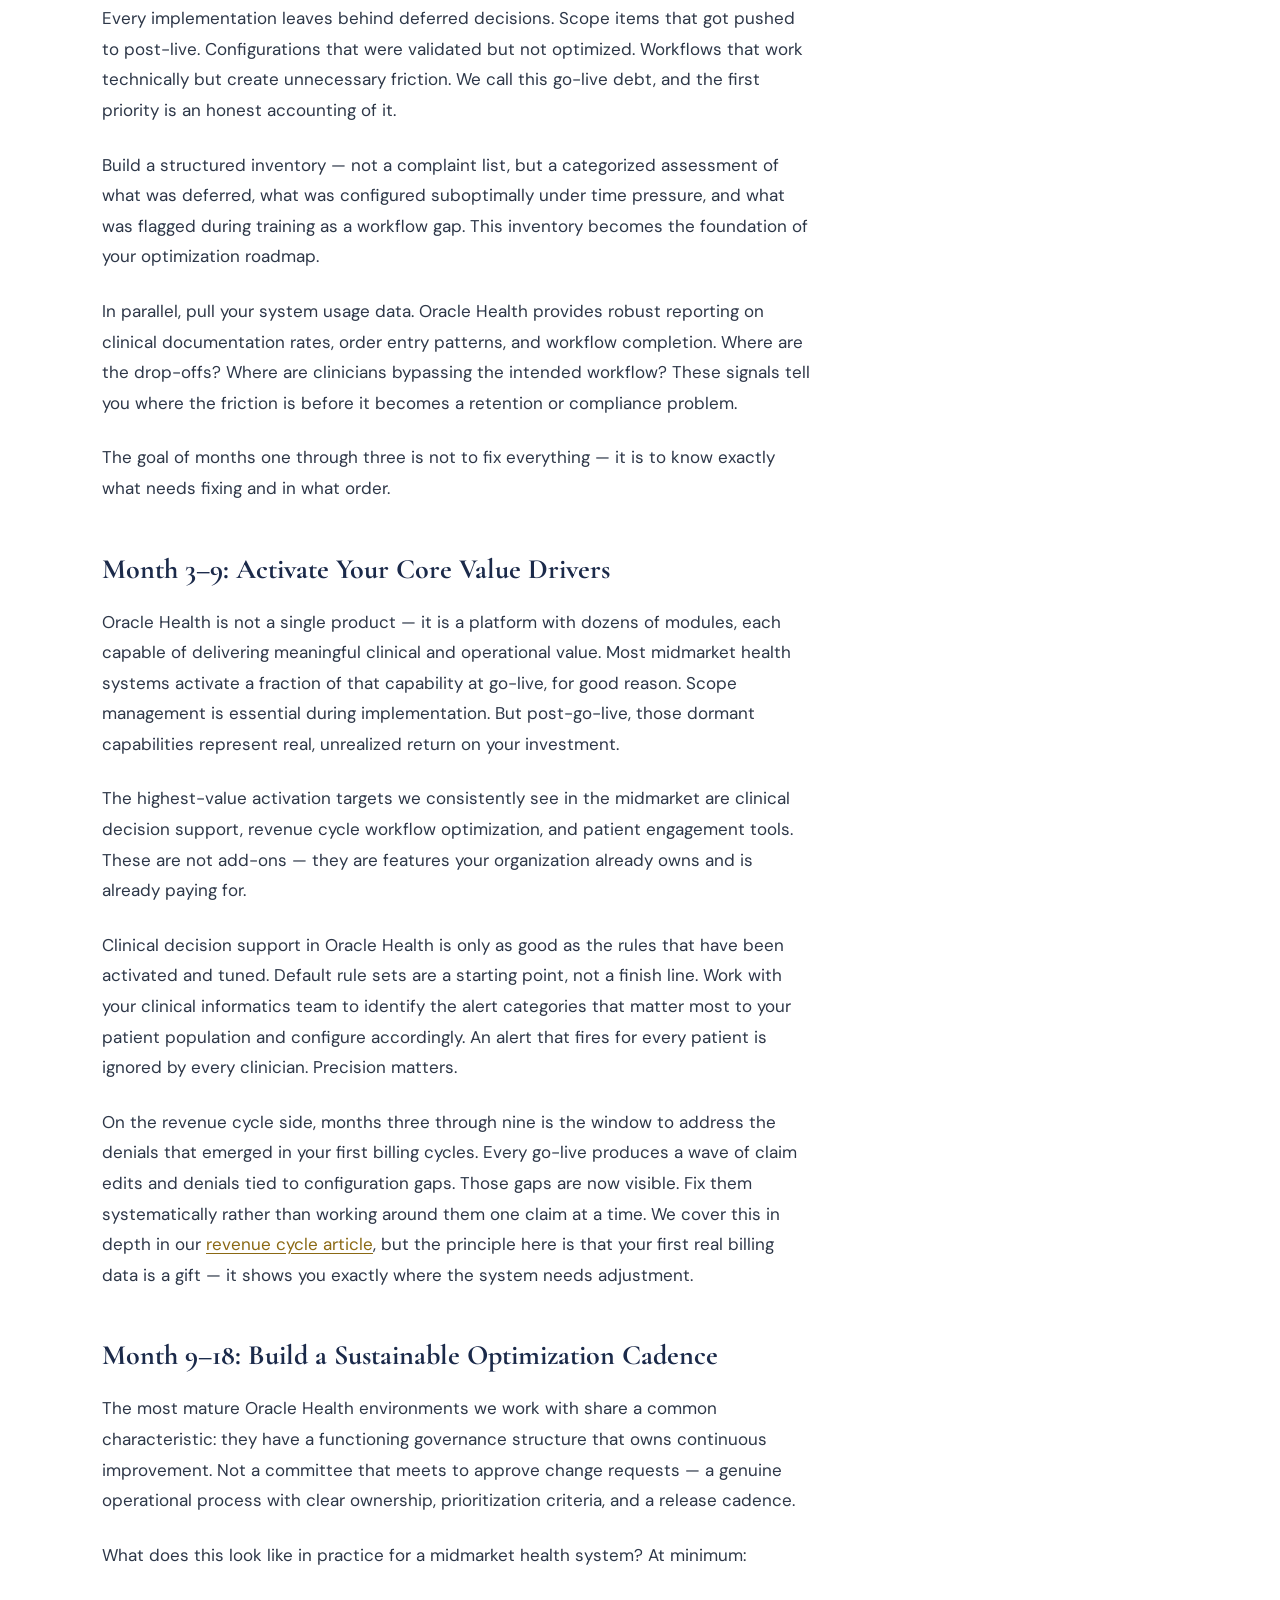
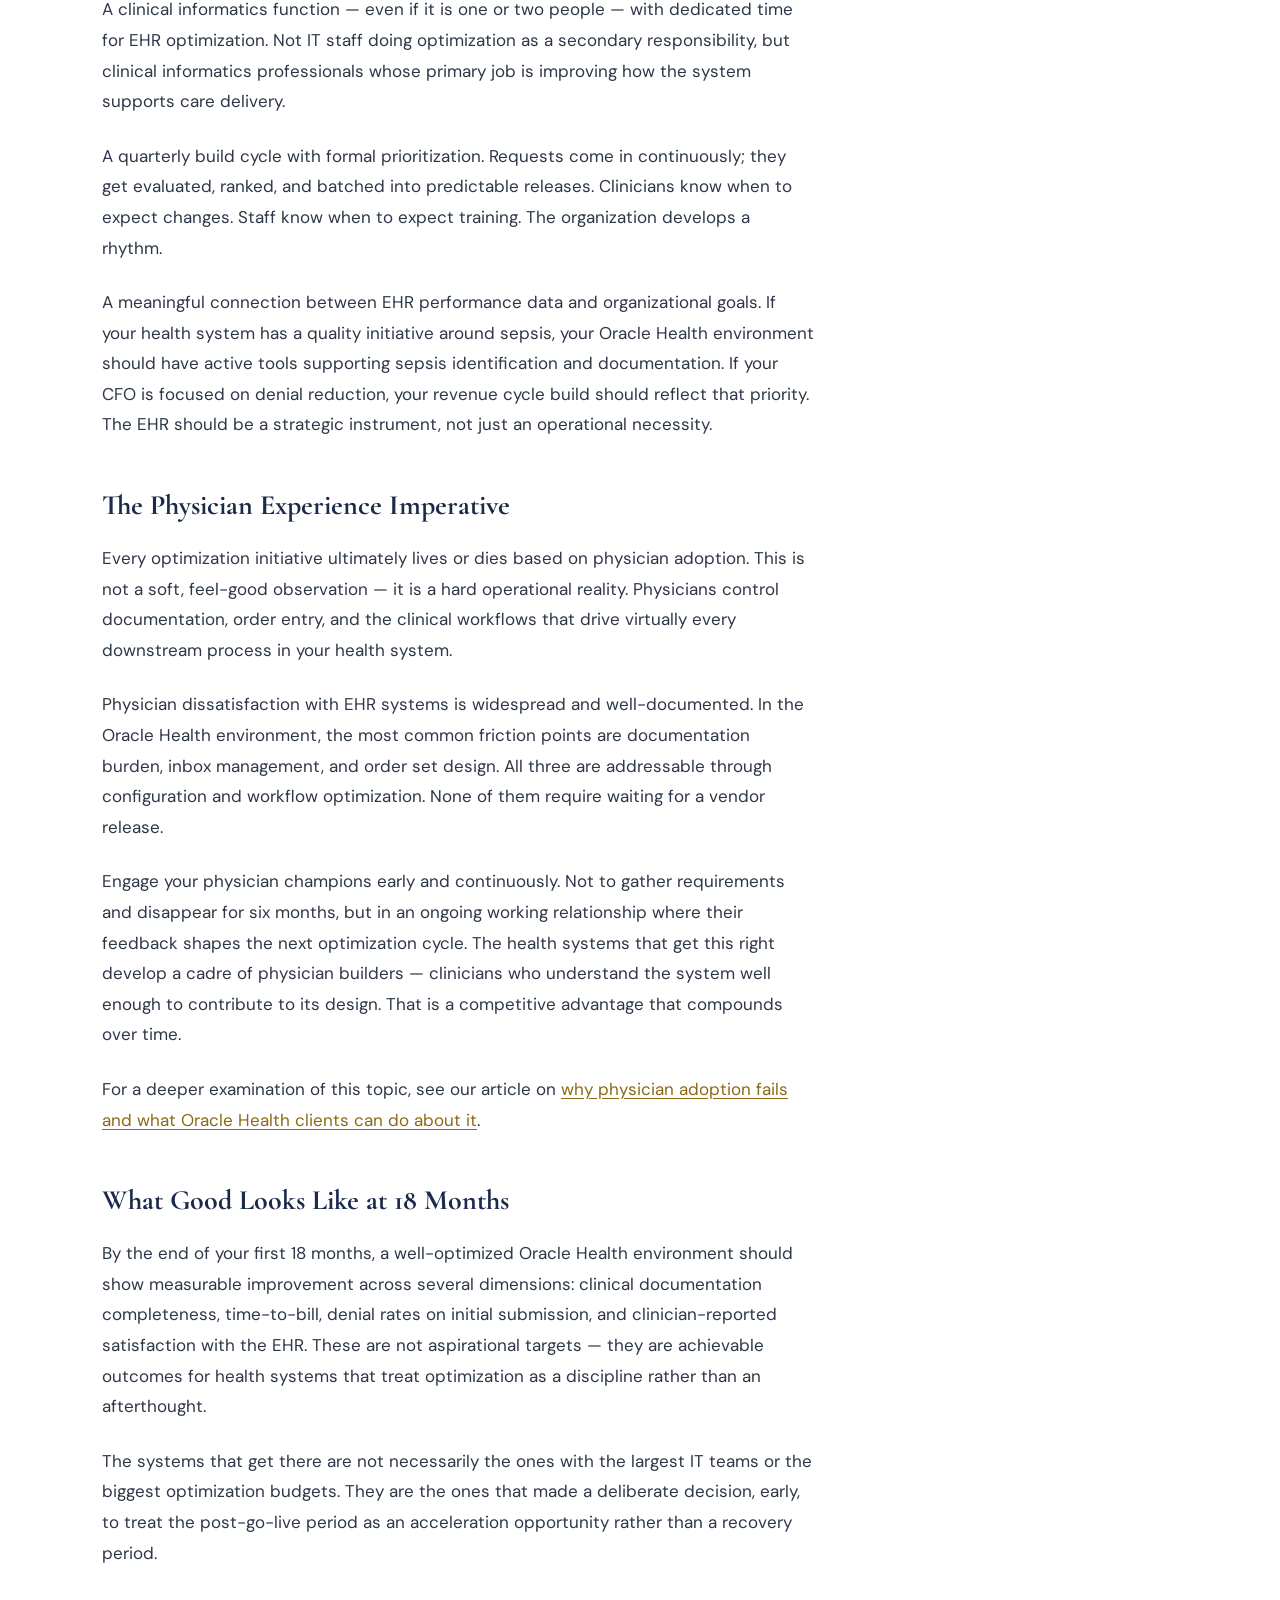
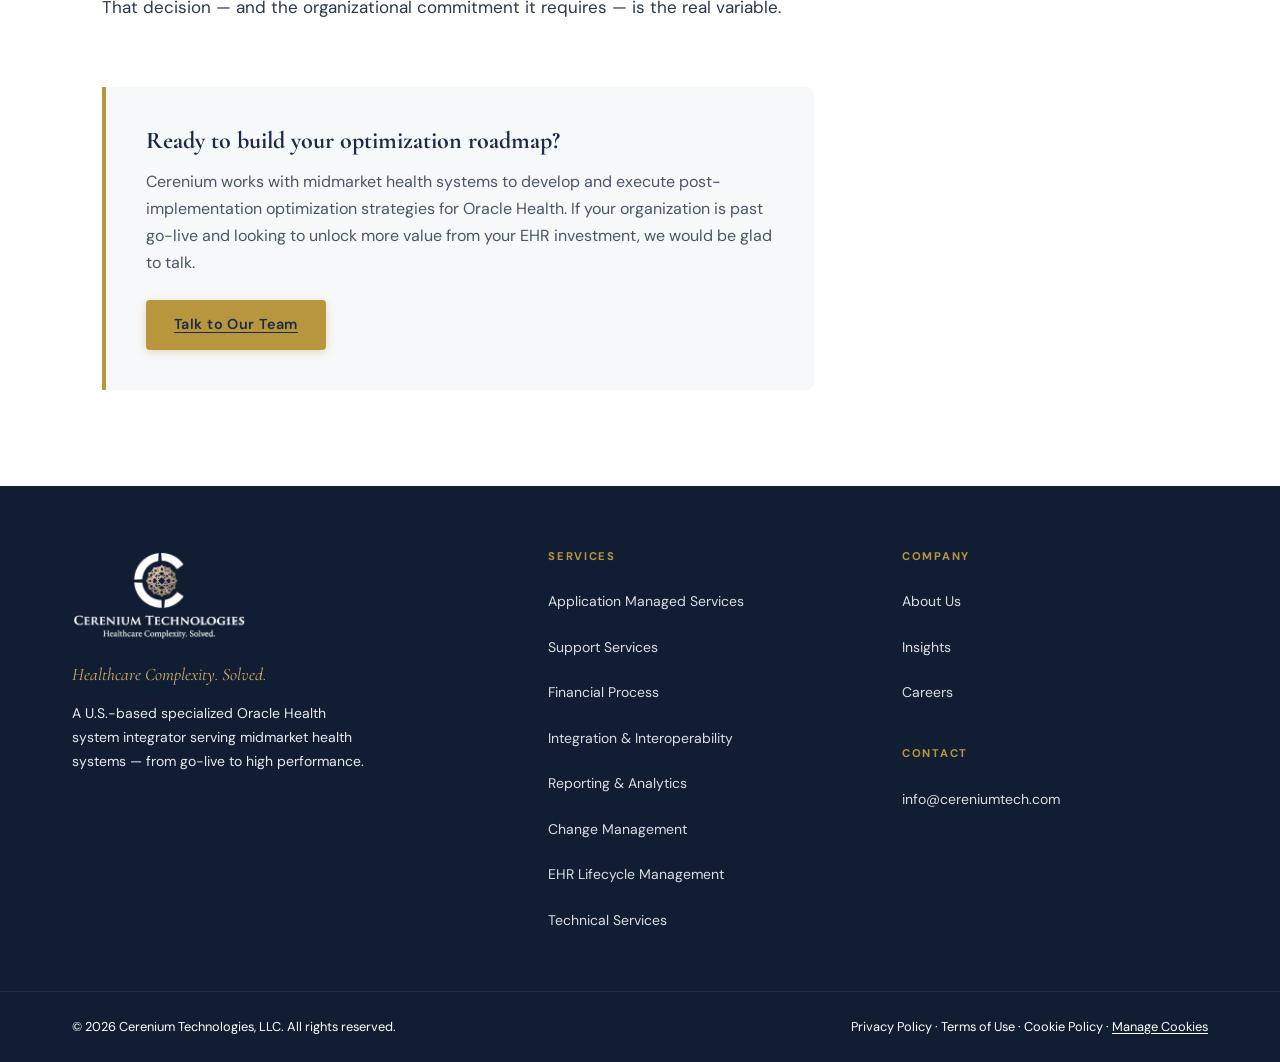
<file: insights/ehr-strategy-18-months.html>
<!DOCTYPE html>
<html lang="en">
<head>
  <meta charset="UTF-8" />
  <meta name="viewport" content="width=device-width, initial-scale=1.0" />
  <title>Maximize Your Oracle Health Investment in the First 18 Months | Cerenium Technologies</title>
  <meta name="description" content="Most midmarket health systems go live on Oracle Health and plateau. Here is the post-implementation optimization roadmap that separates systems that thrive from those that stagnate." />
  <meta name="keywords" content="Oracle Health optimization, Cerner Millennium post-implementation, EHR strategy midmarket, Oracle Health ROI, Cerner go-live optimization" />
  <link rel="canonical" href="https://cereniumtech.com/insights/ehr-strategy-18-months.html" />
  <link rel="icon" type="image/x-icon" href="../assets/images/favicon.ico">
  <link rel="icon" type="image/png" sizes="32x32" href="../assets/images/favicon-32x32.png">
  <link rel="apple-touch-icon" sizes="180x180" href="../assets/images/apple-touch-icon.png">

  <meta property="og:title" content="Maximize Your Oracle Health Investment in the First 18 Months" />
  <meta property="og:description" content="Most midmarket health systems go live on Oracle Health and plateau. Here is the post-implementation optimization roadmap that separates systems that thrive from those that stagnate." />
  <meta property="og:url" content="https://cereniumtech.com/insights/ehr-strategy-18-months.html" />
  <meta property="og:type" content="article" />

  <script type="application/ld+json">
  {
    "@context": "https://schema.org",
    "@type": "Article",
    "headline": "How Midmarket Health Systems Can Maximize Their Oracle Health Investment in the First 18 Months",
    "description": "Most midmarket health systems go live on Oracle Health and plateau. Here is the post-implementation optimization roadmap that separates systems that thrive from those that stagnate.",
    "author": {
      "@type": "Organization",
      "name": "Cerenium Technologies"
    },
    "publisher": {
      "@type": "Organization",
      "name": "Cerenium Technologies",
      "url": "https://cereniumtech.com"
    },
    "url": "https://cereniumtech.com/insights/ehr-strategy-18-months.html",
    "mainEntityOfPage": "https://cereniumtech.com/insights/ehr-strategy-18-months.html"
  }
  </script>


  <link rel="stylesheet" href="../global.css" />
  <link rel="stylesheet" href="../about.css" />
  <link rel="stylesheet" href="../insights.css" />
  <link rel="stylesheet" href="article.css" />
</head>

<body>
  <div id="nav-placeholder"></div>

  <main id="main-content">

    <section class="article-hero" aria-label="Article hero">
      <div class="container article-hero-inner">
        <a href="../insights.html" class="article-back-link">← Back to Insights</a>
        <div class="insight-tag" style="display:inline-block;margin-bottom:1rem;">EHR Strategy</div>
        <h1>How Midmarket Health Systems Can Maximize Their Oracle Health Investment in the First 18 Months</h1>
        <p class="article-subtitle">Most community hospitals go live and plateau. Here is the optimization roadmap that separates systems that thrive from those that stagnate.</p>
        <div class="article-meta">
          <span>By Cerenium Technologies</span>
          <span class="meta-divider" aria-hidden="true">·</span>
          <span>EHR Strategy</span>
          <span class="meta-divider" aria-hidden="true">·</span>
          <span>10 min read</span>
        </div>
      </div>
    </section>

    <section class="article-body-section">
      <div class="container article-layout">
        <article class="article-content" aria-label="Article content">

          <p class="article-lead">There is a pattern we see constantly in the midmarket. A health system invests heavily in an Oracle Health implementation — months of build, training, and organizational change — goes live, stabilizes, and then… stops. The EHR becomes infrastructure rather than an asset. Clinicians learn the minimum viable workflow. The optimization backlog grows. And three years later, leadership wonders why their ROI never materialized.</p>

          <p>The first 18 months post-go-live are the most important window in your Oracle Health relationship. The decisions made — or deferred — in that period will determine the system's performance for years. Here is how to use that window well.</p>

          <h2>The Stabilization Trap</h2>

          <p>Every Oracle Health implementation ends with a stabilization phase. This is appropriate. Go-live is traumatic for clinical staff, and the first priority is reducing friction and restoring confidence. Tickets get resolved, workarounds get documented, and the team collectively exhales.</p>

          <p>The problem is that stabilization has a way of becoming permanent. The operational pressure to "not break anything" creates a change aversion that outlasts the actual instability period. What should be a 60–90 day recovery phase quietly becomes the organization's default posture toward its EHR for the next several years.</p>

          <p>We have worked with health systems that were still describing themselves as "post-go-live" eighteen months after their cutover. They were not unstable — they were frozen.</p>

          <p>The antidote is a deliberate, time-boxed transition: a formal declaration that stabilization is over and optimization has begun. This is not symbolic. It changes who owns the EHR roadmap, what governance processes are in place, and how the organization prioritizes competing demands on the system.</p>

          <h2>Month 1–3: Close the Go-Live Debt</h2>

          <p>Every implementation leaves behind deferred decisions. Scope items that got pushed to post-live. Configurations that were validated but not optimized. Workflows that work technically but create unnecessary friction. We call this go-live debt, and the first priority is an honest accounting of it.</p>

          <p>Build a structured inventory — not a complaint list, but a categorized assessment of what was deferred, what was configured suboptimally under time pressure, and what was flagged during training as a workflow gap. This inventory becomes the foundation of your optimization roadmap.</p>

          <p>In parallel, pull your system usage data. Oracle Health provides robust reporting on clinical documentation rates, order entry patterns, and workflow completion. Where are the drop-offs? Where are clinicians bypassing the intended workflow? These signals tell you where the friction is before it becomes a retention or compliance problem.</p>

          <p>The goal of months one through three is not to fix everything — it is to know exactly what needs fixing and in what order.</p>

          <h2>Month 3–9: Activate Your Core Value Drivers</h2>

          <p>Oracle Health is not a single product — it is a platform with dozens of modules, each capable of delivering meaningful clinical and operational value. Most midmarket health systems activate a fraction of that capability at go-live, for good reason. Scope management is essential during implementation. But post-go-live, those dormant capabilities represent real, unrealized return on your investment.</p>

          <p>The highest-value activation targets we consistently see in the midmarket are clinical decision support, revenue cycle workflow optimization, and patient engagement tools. These are not add-ons — they are features your organization already owns and is already paying for.</p>

          <p>Clinical decision support in Oracle Health is only as good as the rules that have been activated and tuned. Default rule sets are a starting point, not a finish line. Work with your clinical informatics team to identify the alert categories that matter most to your patient population and configure accordingly. An alert that fires for every patient is ignored by every clinician. Precision matters.</p>

          <p>On the revenue cycle side, months three through nine is the window to address the denials that emerged in your first billing cycles. Every go-live produces a wave of claim edits and denials tied to configuration gaps. Those gaps are now visible. Fix them systematically rather than working around them one claim at a time. We cover this in depth in our <a href="revenue-cycle-denial-gap.html">revenue cycle article</a>, but the principle here is that your first real billing data is a gift — it shows you exactly where the system needs adjustment.</p>

          <h2>Month 9–18: Build a Sustainable Optimization Cadence</h2>

          <p>The most mature Oracle Health environments we work with share a common characteristic: they have a functioning governance structure that owns continuous improvement. Not a committee that meets to approve change requests — a genuine operational process with clear ownership, prioritization criteria, and a release cadence.</p>

          <p>What does this look like in practice for a midmarket health system? At minimum:</p>

          <p>A clinical informatics function — even if it is one or two people — with dedicated time for EHR optimization. Not IT staff doing optimization as a secondary responsibility, but clinical informatics professionals whose primary job is improving how the system supports care delivery.</p>

          <p>A quarterly build cycle with formal prioritization. Requests come in continuously; they get evaluated, ranked, and batched into predictable releases. Clinicians know when to expect changes. Staff know when to expect training. The organization develops a rhythm.</p>

          <p>A meaningful connection between EHR performance data and organizational goals. If your health system has a quality initiative around sepsis, your Oracle Health environment should have active tools supporting sepsis identification and documentation. If your CFO is focused on denial reduction, your revenue cycle build should reflect that priority. The EHR should be a strategic instrument, not just an operational necessity.</p>

          <h2>The Physician Experience Imperative</h2>

          <p>Every optimization initiative ultimately lives or dies based on physician adoption. This is not a soft, feel-good observation — it is a hard operational reality. Physicians control documentation, order entry, and the clinical workflows that drive virtually every downstream process in your health system.</p>

          <p>Physician dissatisfaction with EHR systems is widespread and well-documented. In the Oracle Health environment, the most common friction points are documentation burden, inbox management, and order set design. All three are addressable through configuration and workflow optimization. None of them require waiting for a vendor release.</p>

          <p>Engage your physician champions early and continuously. Not to gather requirements and disappear for six months, but in an ongoing working relationship where their feedback shapes the next optimization cycle. The health systems that get this right develop a cadre of physician builders — clinicians who understand the system well enough to contribute to its design. That is a competitive advantage that compounds over time.</p>

          <p>For a deeper examination of this topic, see our article on <a href="physician-adoption-failure.html">why physician adoption fails and what Oracle Health clients can do about it</a>.</p>

          <h2>What Good Looks Like at 18 Months</h2>

          <p>By the end of your first 18 months, a well-optimized Oracle Health environment should show measurable improvement across several dimensions: clinical documentation completeness, time-to-bill, denial rates on initial submission, and clinician-reported satisfaction with the EHR. These are not aspirational targets — they are achievable outcomes for health systems that treat optimization as a discipline rather than an afterthought.</p>

          <p>The systems that get there are not necessarily the ones with the largest IT teams or the biggest optimization budgets. They are the ones that made a deliberate decision, early, to treat the post-go-live period as an acceleration opportunity rather than a recovery period.</p>

          <p>That decision — and the organizational commitment it requires — is the real variable.</p>

          <div class="article-cta-block">
            <div class="gold-rule"></div>
            <h3>Ready to build your optimization roadmap?</h3>
            <p>Cerenium works with midmarket health systems to develop and execute post-implementation optimization strategies for Oracle Health. If your organization is past go-live and looking to unlock more value from your EHR investment, we would be glad to talk.</p>
            <a href="../contact.html" class="btn btn-primary">Talk to Our Team</a>
          </div>

        </article>

        <aside class="article-sidebar" aria-label="Related articles">
          <div class="sidebar-block">
            <h3>Related Insights</h3>
            <ul class="sidebar-links">
              <li><a href="revenue-cycle-denial-gap.html">Closing the Denial Gap: Oracle Health Revenue Cycle Strategies for 2025</a></li>
              <li><a href="physician-adoption-failure.html">Why Physician Adoption Fails — and What Oracle Health Clients Can Do About It</a></li>
              <li><a href="oracle-health-upgrade-planning.html">Oracle Health Upgrade Planning: A Midmarket Guide</a></li>
            </ul>
          </div>
          <div class="sidebar-block">
            <h4>Related Services</h4>
            <ul class="sidebar-links">
              <li><a href="../services.html">EHR Optimization & Advisory</a></li>
              <li><a href="../services.html">Clinical Informatics</a></li>
              <li><a href="../services.html">Revenue Cycle Management</a></li>
            </ul>
          </div>
        </aside>
      </div>
    </section>

  </main>

  <div id="footer-placeholder"></div>
  <script src="../components.js"></script>
</body>
</html>
</file>
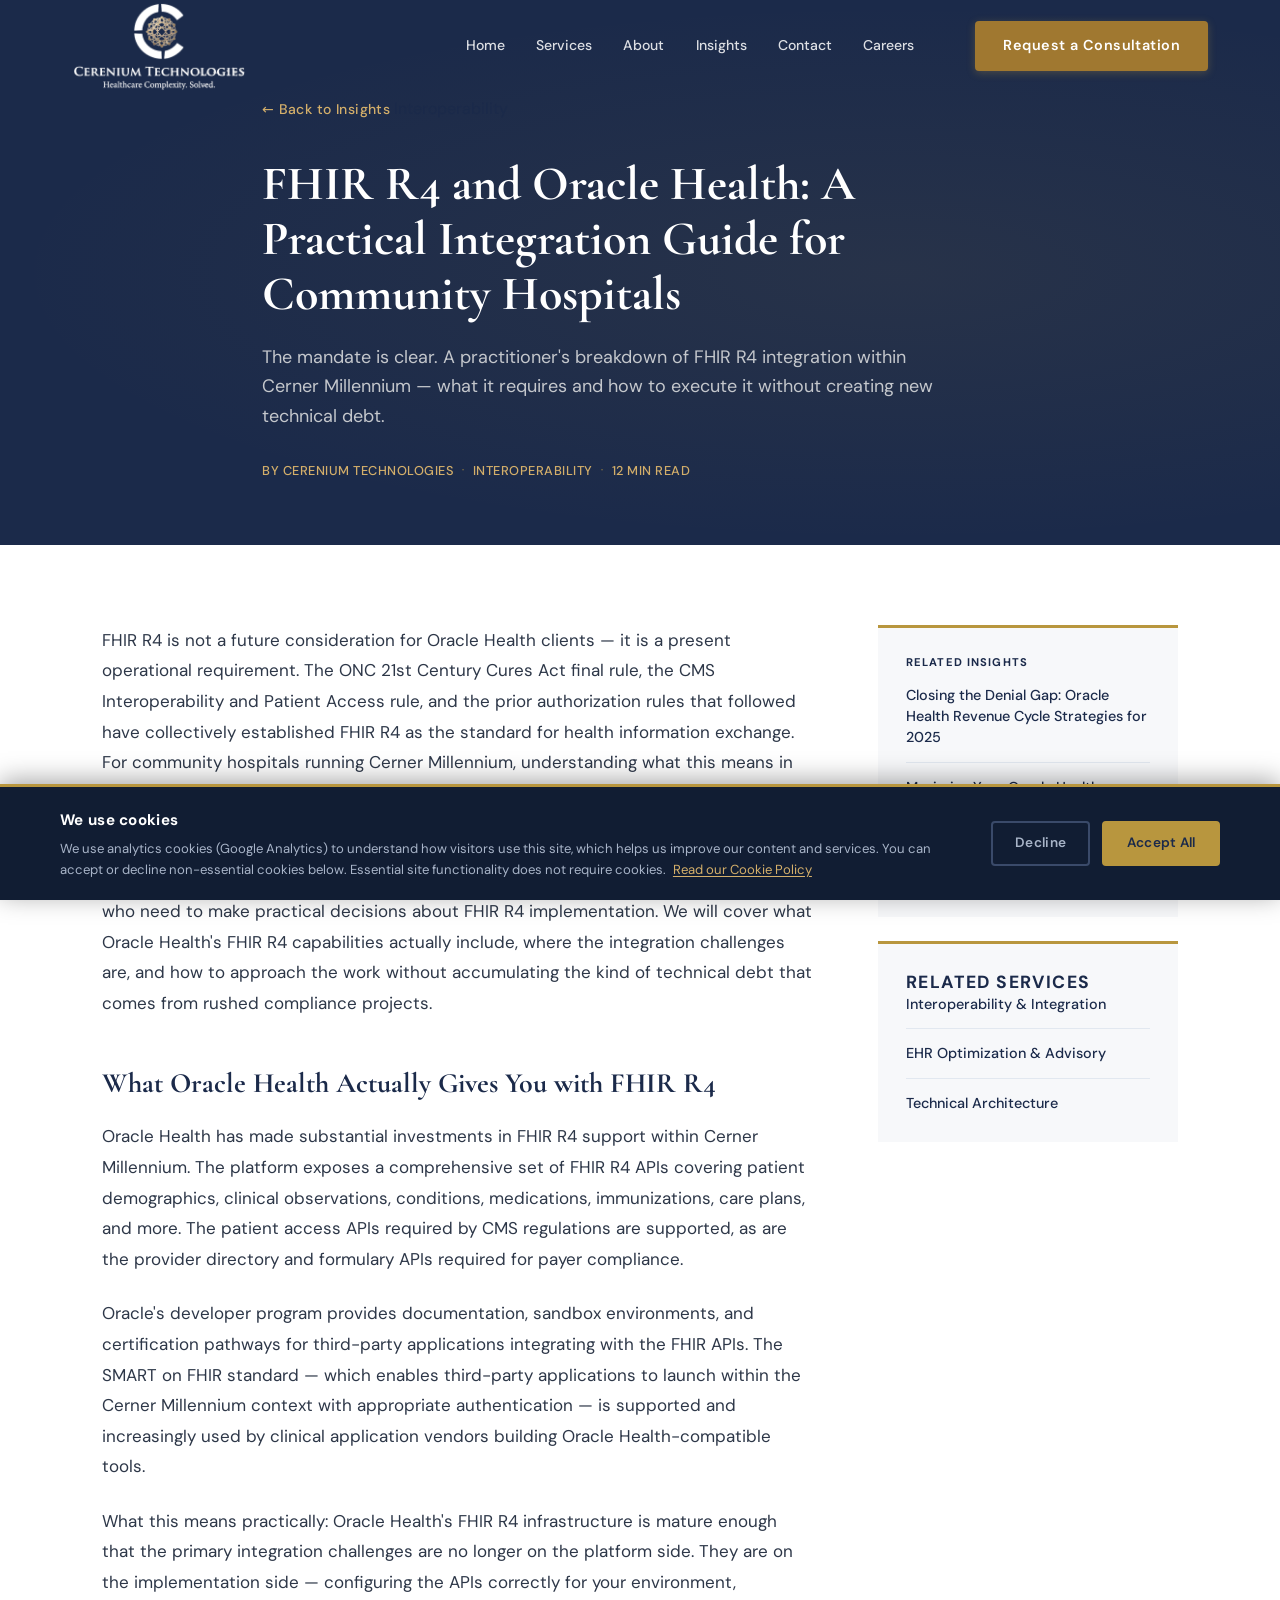
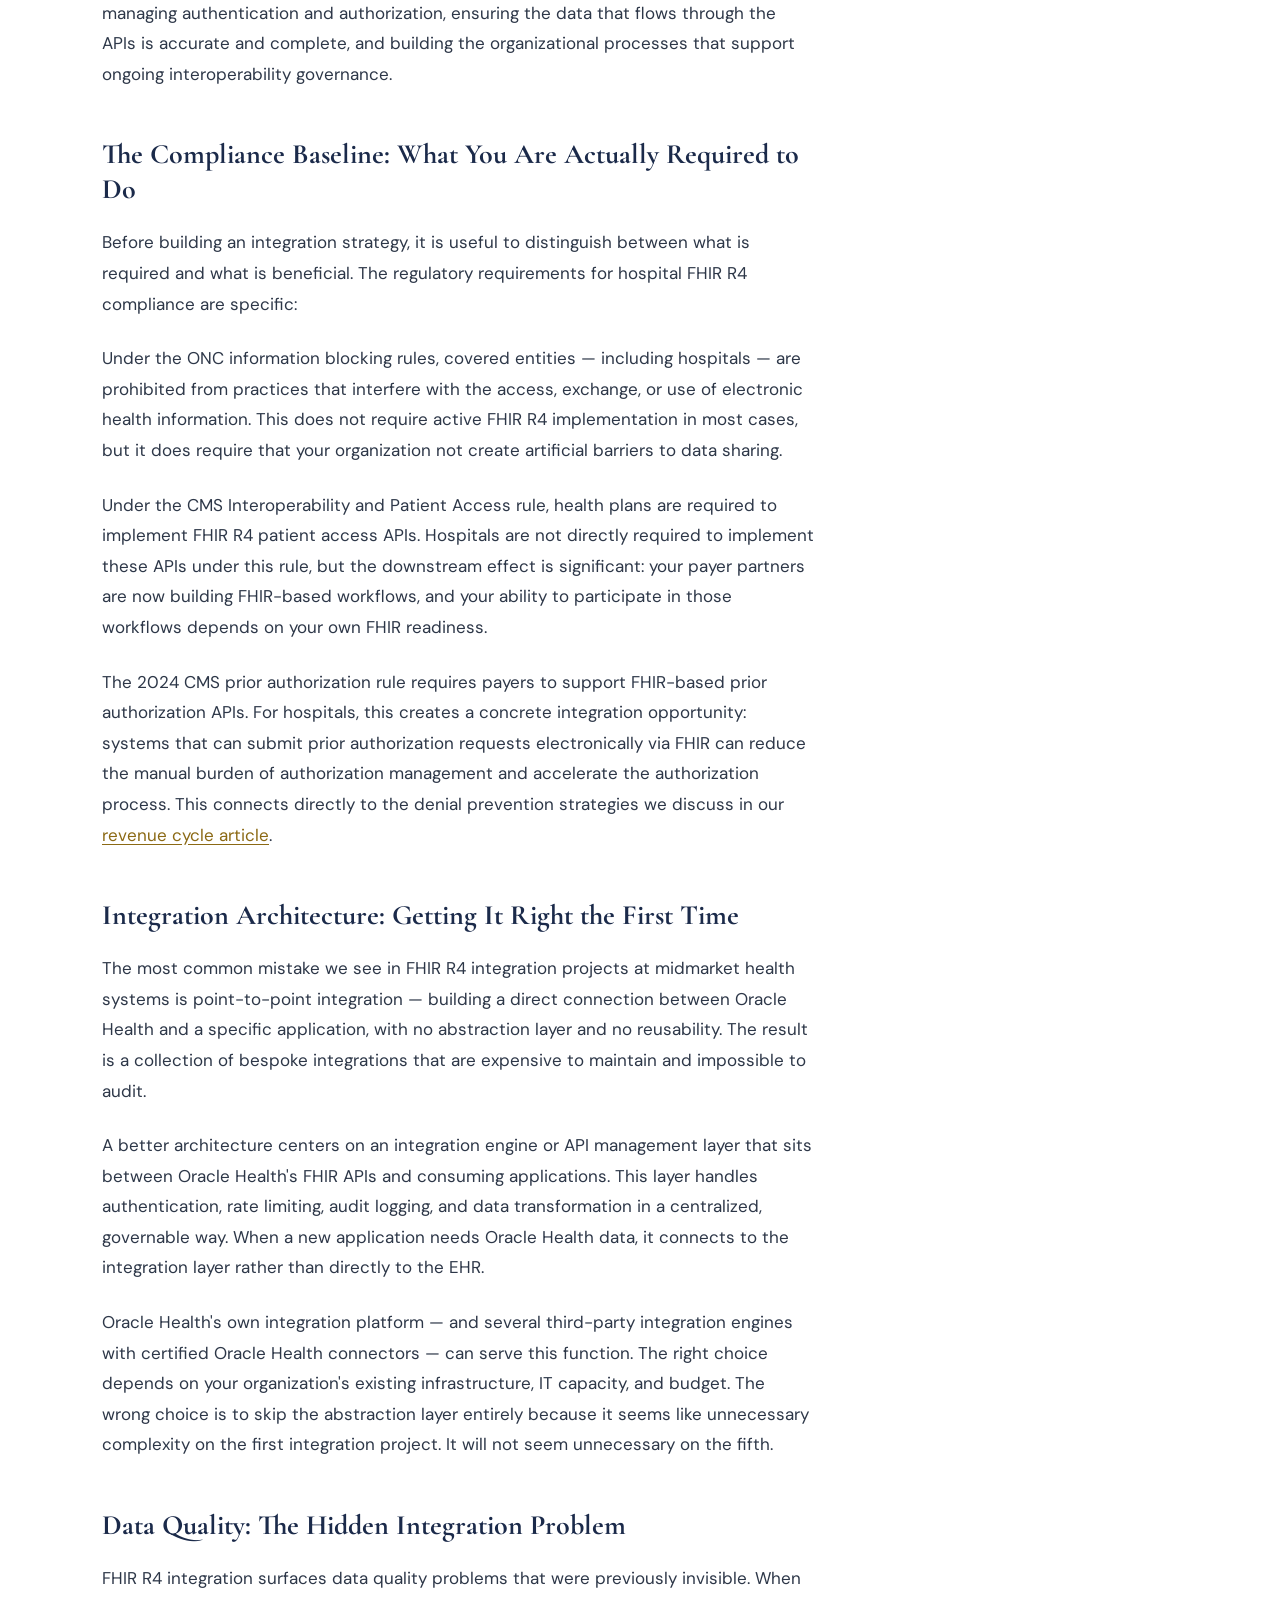
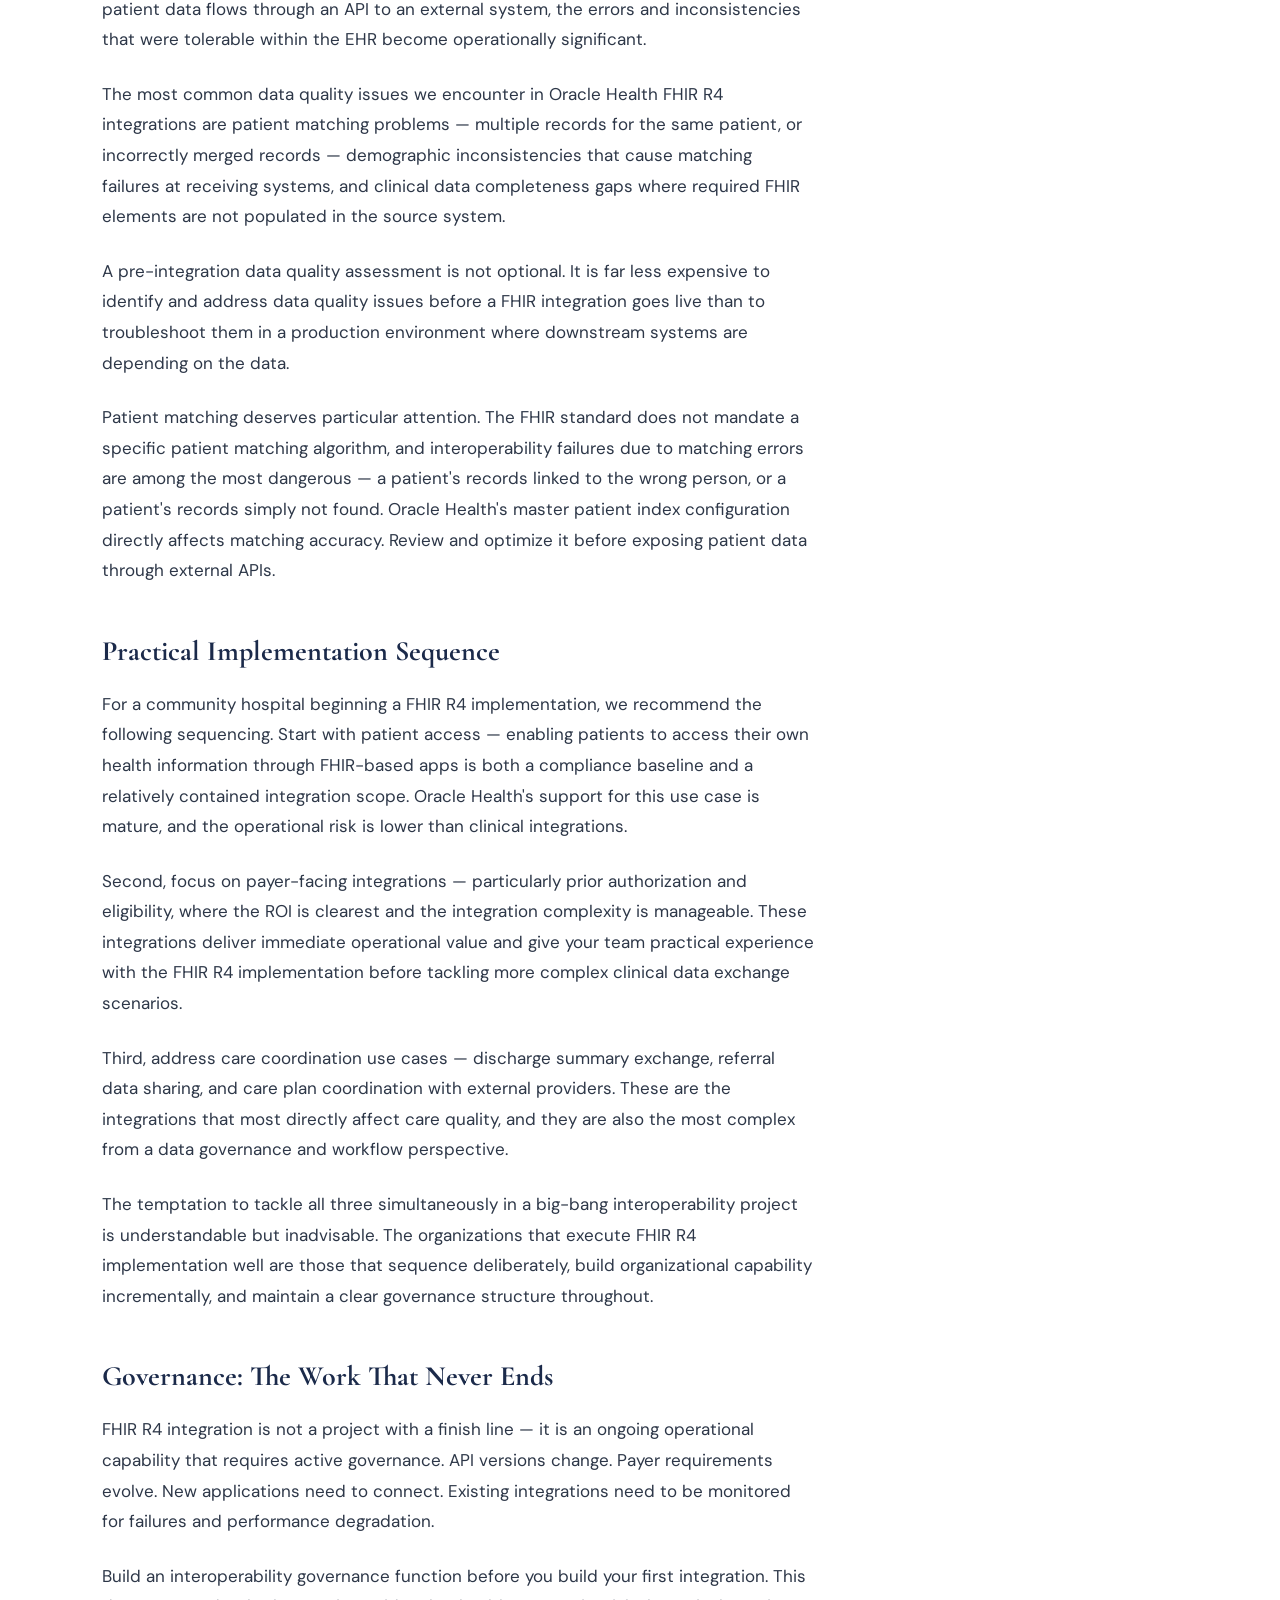
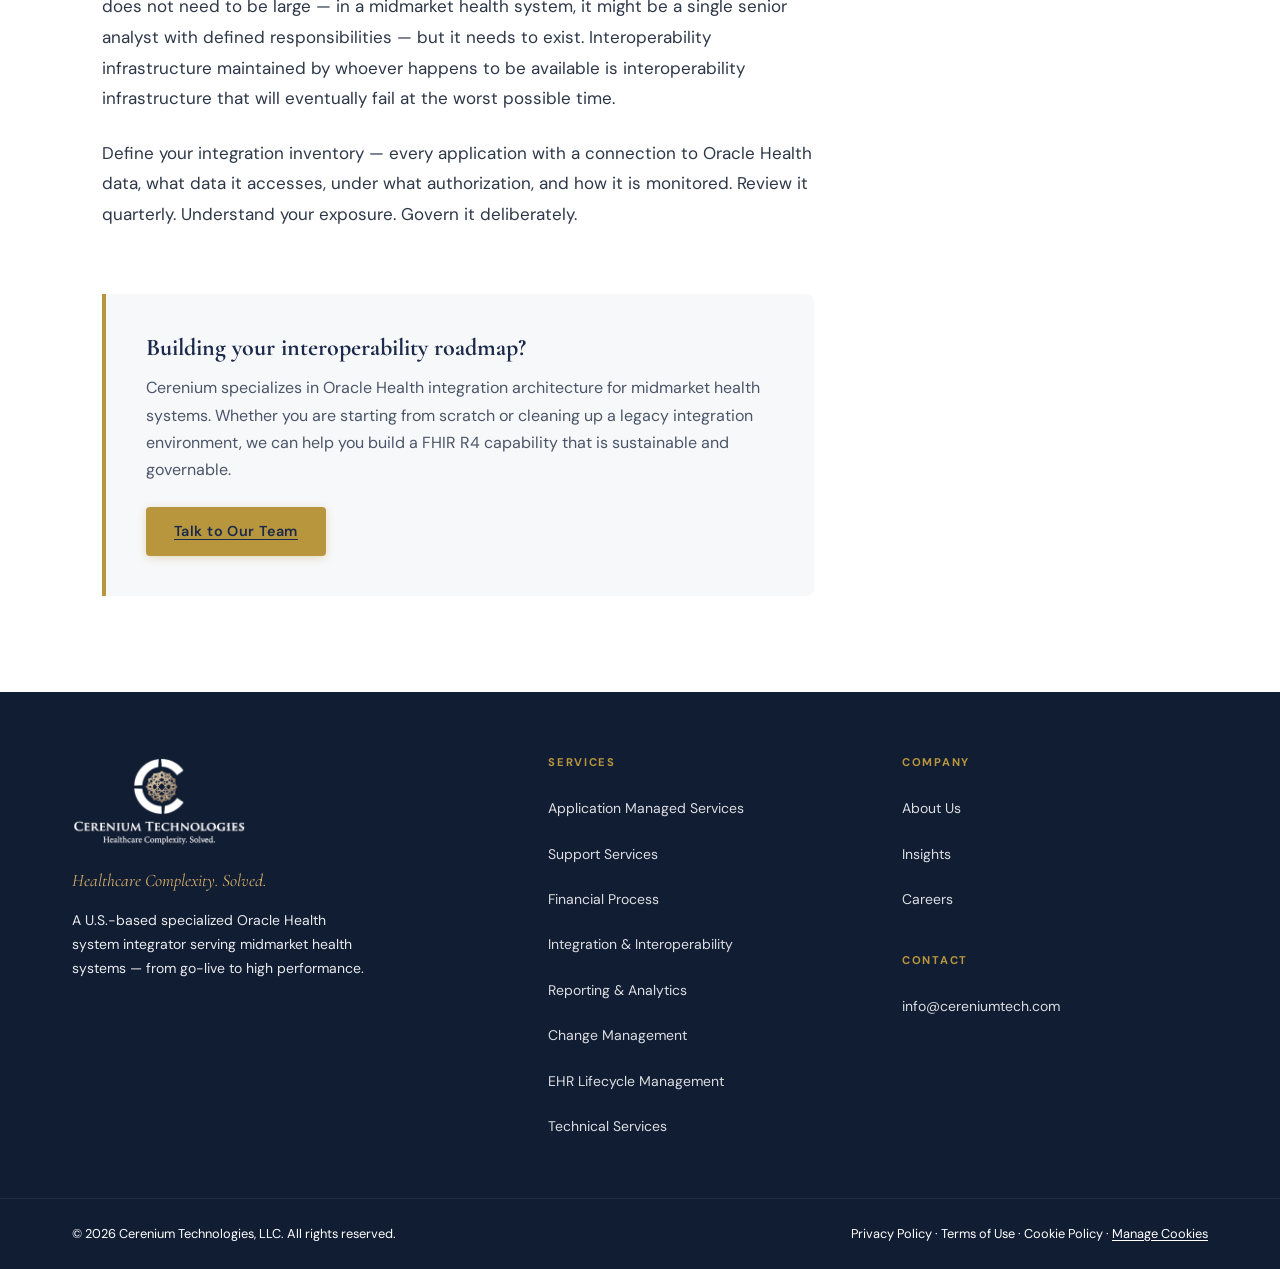
<file: insights/fhir-r4-integration-guide.html>
<!DOCTYPE html>
<html lang="en">
<head>
  <meta charset="UTF-8" />
  <meta name="viewport" content="width=device-width, initial-scale=1.0" />
  <title>FHIR R4 and Oracle Health: A Practical Integration Guide for Community Hospitals | Cerenium Technologies</title>
  <meta name="description" content="The interoperability mandate is clear. A practitioner's breakdown of FHIR R4 integration within Cerner Millennium — what it means, what it requires, and how to execute it without creating new technical debt." />
  <meta name="keywords" content="FHIR R4 Oracle Health, Cerner Millennium interoperability, FHIR integration community hospital, Oracle Health FHIR API, Cerner interoperability 2025" />
  <link rel="canonical" href="https://cereniumtech.com/insights/fhir-r4-integration-guide.html" />
  <link rel="icon" type="image/x-icon" href="../assets/images/favicon.ico">
  <link rel="icon" type="image/png" sizes="32x32" href="../assets/images/favicon-32x32.png">
  <link rel="apple-touch-icon" sizes="180x180" href="../assets/images/apple-touch-icon.png">

  <meta property="og:title" content="FHIR R4 and Oracle Health: A Practical Integration Guide for Community Hospitals" />
  <meta property="og:description" content="The interoperability mandate is clear. A practitioner's breakdown of FHIR R4 integration within Cerner Millennium for community hospitals." />
  <meta property="og:url" content="https://cereniumtech.com/insights/fhir-r4-integration-guide.html" />
  <meta property="og:type" content="article" />

  <script type="application/ld+json">
  {
    "@context": "https://schema.org",
    "@type": "Article",
    "headline": "FHIR R4 and Oracle Health: A Practical Integration Guide for Community Hospitals",
    "description": "The interoperability mandate is clear. A practitioner's breakdown of FHIR R4 integration within Cerner Millennium — what it means, what it requires, and how to execute it without creating new technical debt.",
    "author": {
      "@type": "Organization",
      "name": "Cerenium Technologies"
    },
    "publisher": {
      "@type": "Organization",
      "name": "Cerenium Technologies",
      "url": "https://cereniumtech.com"
    },
    "url": "https://cereniumtech.com/insights/fhir-r4-integration-guide.html",
    "mainEntityOfPage": "https://cereniumtech.com/insights/fhir-r4-integration-guide.html"
  }
  </script>


  <link rel="stylesheet" href="../global.css" />
  <link rel="stylesheet" href="../about.css" />
  <link rel="stylesheet" href="../insights.css" />
  <link rel="stylesheet" href="article.css" />
</head>

<body>
  <div id="nav-placeholder"></div>

  <main id="main-content">

    <section class="article-hero" aria-label="Article hero">
      <div class="container article-hero-inner">
        <a href="../insights.html" class="article-back-link">← Back to Insights</a>
        <div class="insight-tag" style="display:inline-block;margin-bottom:1rem;">Interoperability</div>
        <h1>FHIR R4 and Oracle Health: A Practical Integration Guide for Community Hospitals</h1>
        <p class="article-subtitle">The mandate is clear. A practitioner's breakdown of FHIR R4 integration within Cerner Millennium — what it requires and how to execute it without creating new technical debt.</p>
        <div class="article-meta">
          <span>By Cerenium Technologies</span>
          <span class="meta-divider" aria-hidden="true">·</span>
          <span>Interoperability</span>
          <span class="meta-divider" aria-hidden="true">·</span>
          <span>12 min read</span>
        </div>
      </div>
    </section>

    <section class="article-body-section">
      <div class="container article-layout">
        <article class="article-content" aria-label="Article content">

          <p class="article-lead">FHIR R4 is not a future consideration for Oracle Health clients — it is a present operational requirement. The ONC 21st Century Cures Act final rule, the CMS Interoperability and Patient Access rule, and the prior authorization rules that followed have collectively established FHIR R4 as the standard for health information exchange. For community hospitals running Cerner Millennium, understanding what this means in practice — not in theory — is essential.</p>

          <p>This guide is written for health system IT leaders and clinical informatics professionals who need to make practical decisions about FHIR R4 implementation. We will cover what Oracle Health's FHIR R4 capabilities actually include, where the integration challenges are, and how to approach the work without accumulating the kind of technical debt that comes from rushed compliance projects.</p>

          <h2>What Oracle Health Actually Gives You with FHIR R4</h2>

          <p>Oracle Health has made substantial investments in FHIR R4 support within Cerner Millennium. The platform exposes a comprehensive set of FHIR R4 APIs covering patient demographics, clinical observations, conditions, medications, immunizations, care plans, and more. The patient access APIs required by CMS regulations are supported, as are the provider directory and formulary APIs required for payer compliance.</p>

          <p>Oracle's developer program provides documentation, sandbox environments, and certification pathways for third-party applications integrating with the FHIR APIs. The SMART on FHIR standard — which enables third-party applications to launch within the Cerner Millennium context with appropriate authentication — is supported and increasingly used by clinical application vendors building Oracle Health-compatible tools.</p>

          <p>What this means practically: Oracle Health's FHIR R4 infrastructure is mature enough that the primary integration challenges are no longer on the platform side. They are on the implementation side — configuring the APIs correctly for your environment, managing authentication and authorization, ensuring the data that flows through the APIs is accurate and complete, and building the organizational processes that support ongoing interoperability governance.</p>

          <h2>The Compliance Baseline: What You Are Actually Required to Do</h2>

          <p>Before building an integration strategy, it is useful to distinguish between what is required and what is beneficial. The regulatory requirements for hospital FHIR R4 compliance are specific:</p>

          <p>Under the ONC information blocking rules, covered entities — including hospitals — are prohibited from practices that interfere with the access, exchange, or use of electronic health information. This does not require active FHIR R4 implementation in most cases, but it does require that your organization not create artificial barriers to data sharing.</p>

          <p>Under the CMS Interoperability and Patient Access rule, health plans are required to implement FHIR R4 patient access APIs. Hospitals are not directly required to implement these APIs under this rule, but the downstream effect is significant: your payer partners are now building FHIR-based workflows, and your ability to participate in those workflows depends on your own FHIR readiness.</p>

          <p>The 2024 CMS prior authorization rule requires payers to support FHIR-based prior authorization APIs. For hospitals, this creates a concrete integration opportunity: systems that can submit prior authorization requests electronically via FHIR can reduce the manual burden of authorization management and accelerate the authorization process. This connects directly to the denial prevention strategies we discuss in our <a href="revenue-cycle-denial-gap.html">revenue cycle article</a>.</p>

          <h2>Integration Architecture: Getting It Right the First Time</h2>

          <p>The most common mistake we see in FHIR R4 integration projects at midmarket health systems is point-to-point integration — building a direct connection between Oracle Health and a specific application, with no abstraction layer and no reusability. The result is a collection of bespoke integrations that are expensive to maintain and impossible to audit.</p>

          <p>A better architecture centers on an integration engine or API management layer that sits between Oracle Health's FHIR APIs and consuming applications. This layer handles authentication, rate limiting, audit logging, and data transformation in a centralized, governable way. When a new application needs Oracle Health data, it connects to the integration layer rather than directly to the EHR.</p>

          <p>Oracle Health's own integration platform — and several third-party integration engines with certified Oracle Health connectors — can serve this function. The right choice depends on your organization's existing infrastructure, IT capacity, and budget. The wrong choice is to skip the abstraction layer entirely because it seems like unnecessary complexity on the first integration project. It will not seem unnecessary on the fifth.</p>

          <h2>Data Quality: The Hidden Integration Problem</h2>

          <p>FHIR R4 integration surfaces data quality problems that were previously invisible. When patient data flows through an API to an external system, the errors and inconsistencies that were tolerable within the EHR become operationally significant.</p>

          <p>The most common data quality issues we encounter in Oracle Health FHIR R4 integrations are patient matching problems — multiple records for the same patient, or incorrectly merged records — demographic inconsistencies that cause matching failures at receiving systems, and clinical data completeness gaps where required FHIR elements are not populated in the source system.</p>

          <p>A pre-integration data quality assessment is not optional. It is far less expensive to identify and address data quality issues before a FHIR integration goes live than to troubleshoot them in a production environment where downstream systems are depending on the data.</p>

          <p>Patient matching deserves particular attention. The FHIR standard does not mandate a specific patient matching algorithm, and interoperability failures due to matching errors are among the most dangerous — a patient's records linked to the wrong person, or a patient's records simply not found. Oracle Health's master patient index configuration directly affects matching accuracy. Review and optimize it before exposing patient data through external APIs.</p>

          <h2>Practical Implementation Sequence</h2>

          <p>For a community hospital beginning a FHIR R4 implementation, we recommend the following sequencing. Start with patient access — enabling patients to access their own health information through FHIR-based apps is both a compliance baseline and a relatively contained integration scope. Oracle Health's support for this use case is mature, and the operational risk is lower than clinical integrations.</p>

          <p>Second, focus on payer-facing integrations — particularly prior authorization and eligibility, where the ROI is clearest and the integration complexity is manageable. These integrations deliver immediate operational value and give your team practical experience with the FHIR R4 implementation before tackling more complex clinical data exchange scenarios.</p>

          <p>Third, address care coordination use cases — discharge summary exchange, referral data sharing, and care plan coordination with external providers. These are the integrations that most directly affect care quality, and they are also the most complex from a data governance and workflow perspective.</p>

          <p>The temptation to tackle all three simultaneously in a big-bang interoperability project is understandable but inadvisable. The organizations that execute FHIR R4 implementation well are those that sequence deliberately, build organizational capability incrementally, and maintain a clear governance structure throughout.</p>

          <h2>Governance: The Work That Never Ends</h2>

          <p>FHIR R4 integration is not a project with a finish line — it is an ongoing operational capability that requires active governance. API versions change. Payer requirements evolve. New applications need to connect. Existing integrations need to be monitored for failures and performance degradation.</p>

          <p>Build an interoperability governance function before you build your first integration. This does not need to be large — in a midmarket health system, it might be a single senior analyst with defined responsibilities — but it needs to exist. Interoperability infrastructure maintained by whoever happens to be available is interoperability infrastructure that will eventually fail at the worst possible time.</p>

          <p>Define your integration inventory — every application with a connection to Oracle Health data, what data it accesses, under what authorization, and how it is monitored. Review it quarterly. Understand your exposure. Govern it deliberately.</p>

          <div class="article-cta-block">
            <div class="gold-rule"></div>
            <h3>Building your interoperability roadmap?</h3>
            <p>Cerenium specializes in Oracle Health integration architecture for midmarket health systems. Whether you are starting from scratch or cleaning up a legacy integration environment, we can help you build a FHIR R4 capability that is sustainable and governable.</p>
            <a href="../contact.html" class="btn btn-primary">Talk to Our Team</a>
          </div>

        </article>

        <aside class="article-sidebar" aria-label="Related articles">
          <div class="sidebar-block">
            <h3>Related Insights</h3>
            <ul class="sidebar-links">
              <li><a href="revenue-cycle-denial-gap.html">Closing the Denial Gap: Oracle Health Revenue Cycle Strategies for 2025</a></li>
              <li><a href="ehr-strategy-18-months.html">Maximize Your Oracle Health Investment in the First 18 Months</a></li>
              <li><a href="healtheintent-community-hospitals.html">HealtheIntent for Community Hospitals</a></li>
            </ul>
          </div>
          <div class="sidebar-block">
            <h4>Related Services</h4>
            <ul class="sidebar-links">
              <li><a href="../services.html">Interoperability & Integration</a></li>
              <li><a href="../services.html">EHR Optimization & Advisory</a></li>
              <li><a href="../services.html">Technical Architecture</a></li>
            </ul>
          </div>
        </aside>
      </div>
    </section>

  </main>

  <div id="footer-placeholder"></div>
  <script src="../components.js"></script>
</body>
</html>
</file>
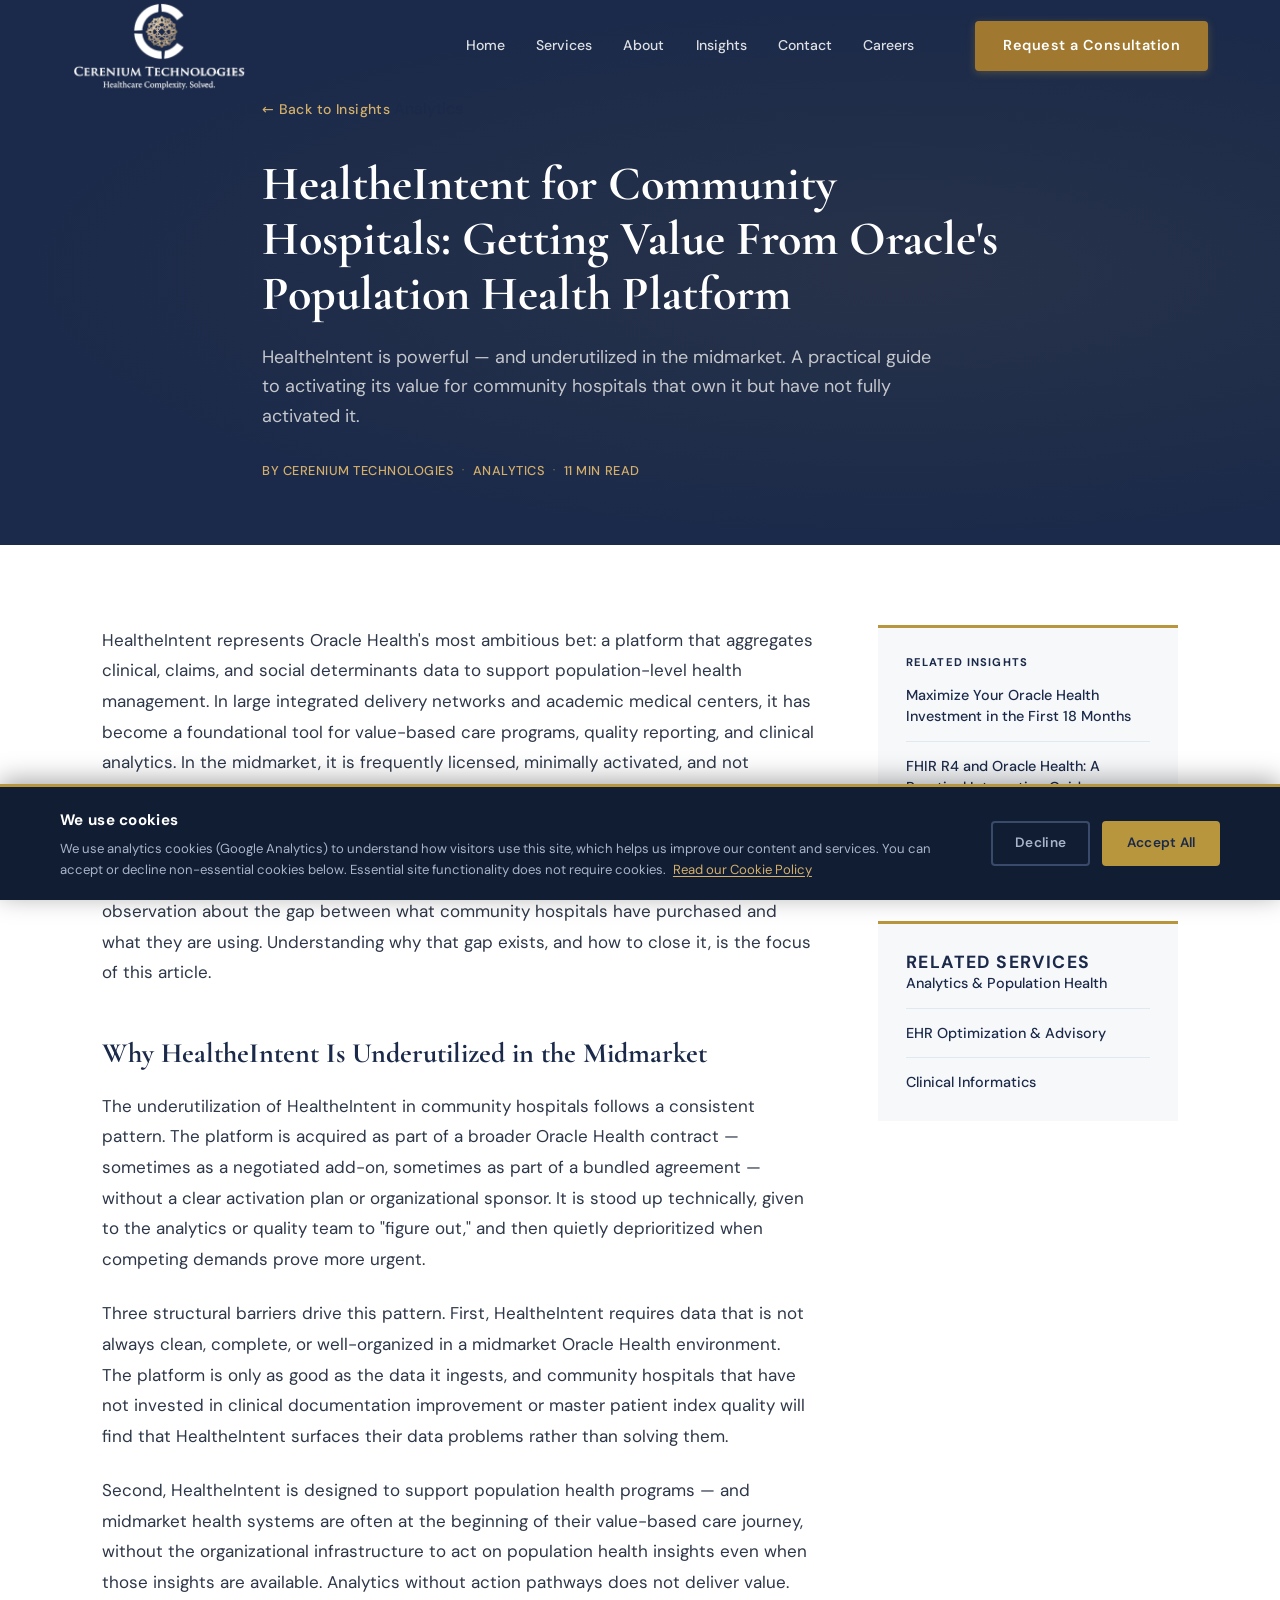
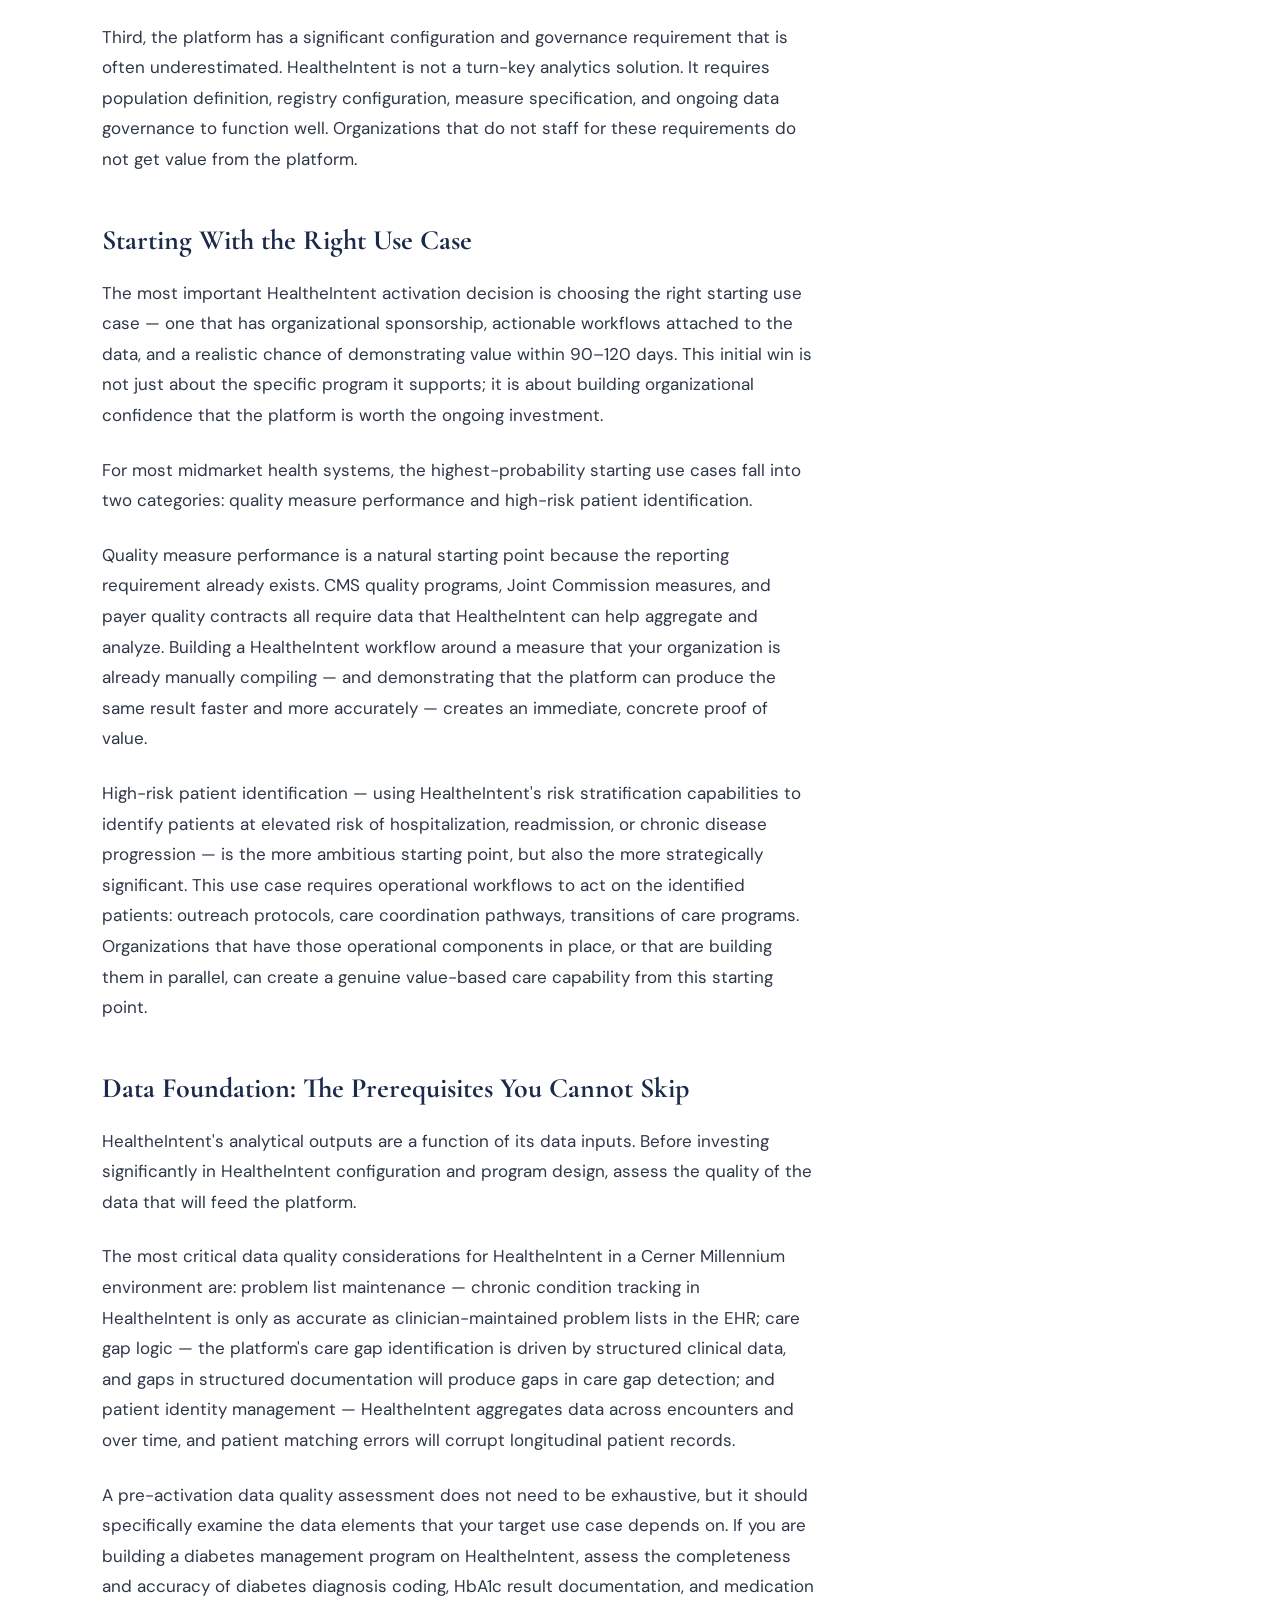
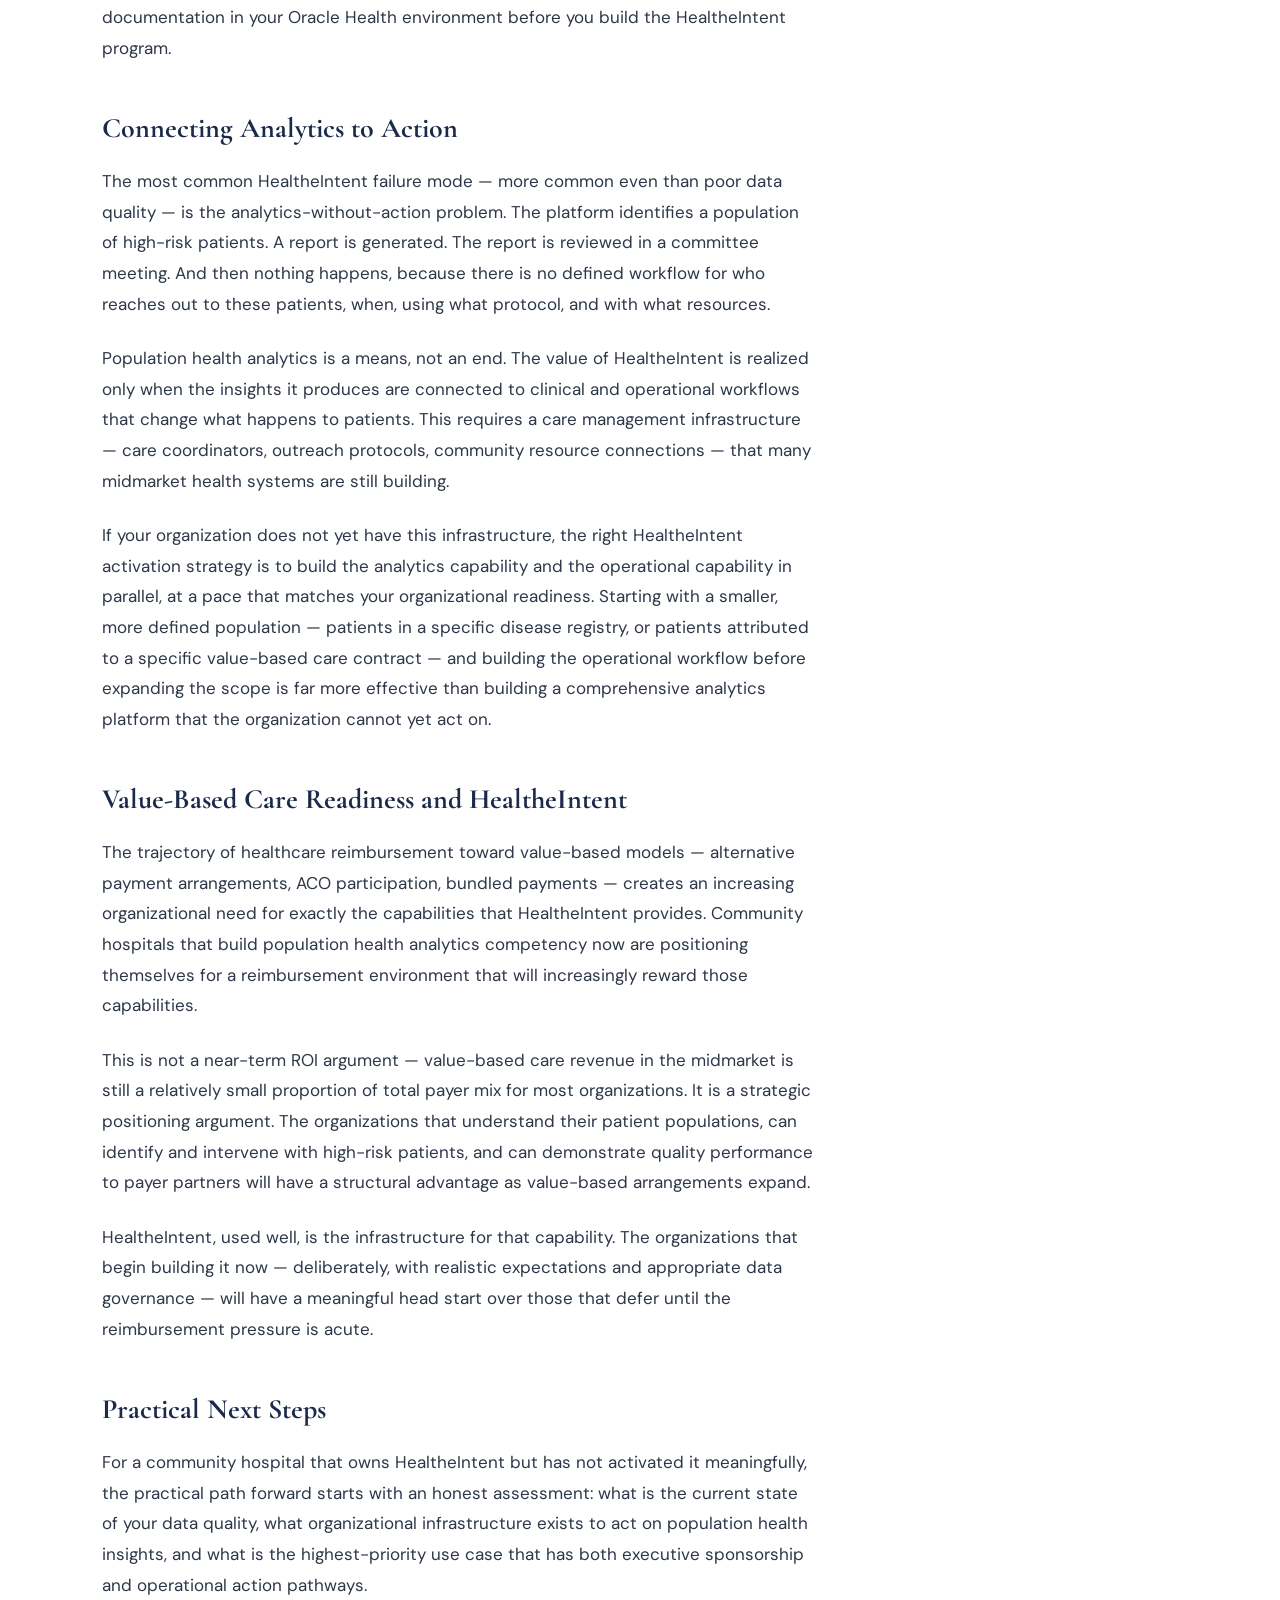
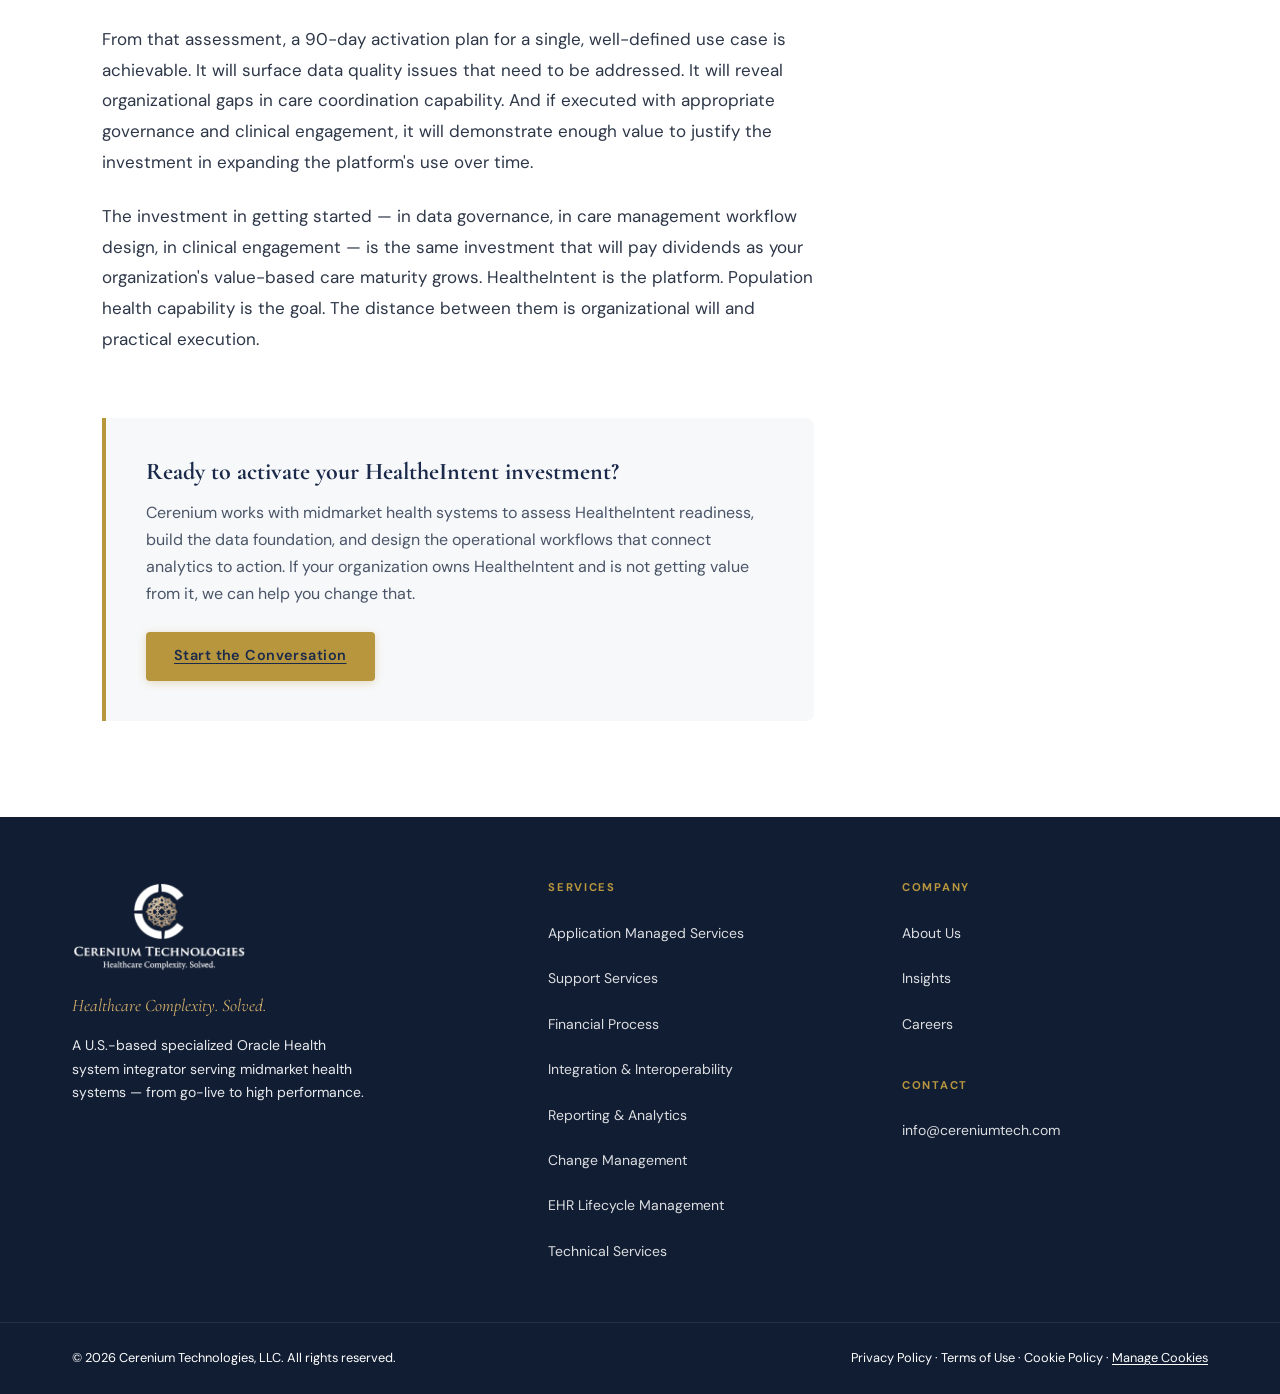
<file: insights/healtheintent-community-hospitals.html>
<!DOCTYPE html>
<html lang="en">
<head>
  <meta charset="UTF-8" />
  <meta name="viewport" content="width=device-width, initial-scale=1.0" />
  <title>HealtheIntent for Community Hospitals: Getting Value From Oracle's Population Health Platform | Cerenium Technologies</title>
  <meta name="description" content="HealtheIntent is powerful and underutilized in the midmarket. A practical guide to activating real population health value for community hospitals on Oracle Health." />
  <meta name="keywords" content="HealtheIntent community hospital, Oracle Health population health, Cerner HealtheIntent midmarket, Oracle population health analytics, HealtheIntent implementation" />
  <link rel="canonical" href="https://cereniumtech.com/insights/healtheintent-community-hospitals.html" />
  <link rel="icon" type="image/x-icon" href="../assets/images/favicon.ico">
  <link rel="icon" type="image/png" sizes="32x32" href="../assets/images/favicon-32x32.png">
  <link rel="apple-touch-icon" sizes="180x180" href="../assets/images/apple-touch-icon.png">

  <meta property="og:title" content="HealtheIntent for Community Hospitals: Getting Value From Oracle's Population Health Platform" />
  <meta property="og:description" content="HealtheIntent is powerful and underutilized in the midmarket. A practical guide to activating real population health value for community hospitals on Oracle Health." />
  <meta property="og:url" content="https://cereniumtech.com/insights/healtheintent-community-hospitals.html" />
  <meta property="og:type" content="article" />

  <script type="application/ld+json">
  {
    "@context": "https://schema.org",
    "@type": "Article",
    "headline": "HealtheIntent for Community Hospitals: Getting Value From Oracle's Population Health Platform",
    "description": "HealtheIntent is powerful and underutilized in the midmarket. A practical guide to activating real population health value for community hospitals on Oracle Health.",
    "author": {
      "@type": "Organization",
      "name": "Cerenium Technologies"
    },
    "publisher": {
      "@type": "Organization",
      "name": "Cerenium Technologies",
      "url": "https://cereniumtech.com"
    },
    "url": "https://cereniumtech.com/insights/healtheintent-community-hospitals.html",
    "mainEntityOfPage": "https://cereniumtech.com/insights/healtheintent-community-hospitals.html"
  }
  </script>


  <link rel="stylesheet" href="../global.css" />
  <link rel="stylesheet" href="../about.css" />
  <link rel="stylesheet" href="../insights.css" />
  <link rel="stylesheet" href="article.css" />
</head>

<body>
  <div id="nav-placeholder"></div>

  <main id="main-content">

    <section class="article-hero" aria-label="Article hero">
      <div class="container article-hero-inner">
        <a href="../insights.html" class="article-back-link">← Back to Insights</a>
        <div class="insight-tag" style="display:inline-block;margin-bottom:1rem;">Analytics</div>
        <h1>HealtheIntent for Community Hospitals: Getting Value From Oracle's Population Health Platform</h1>
        <p class="article-subtitle">HealtheIntent is powerful — and underutilized in the midmarket. A practical guide to activating its value for community hospitals that own it but have not fully activated it.</p>
        <div class="article-meta">
          <span>By Cerenium Technologies</span>
          <span class="meta-divider" aria-hidden="true">·</span>
          <span>Analytics</span>
          <span class="meta-divider" aria-hidden="true">·</span>
          <span>11 min read</span>
        </div>
      </div>
    </section>

    <section class="article-body-section">
      <div class="container article-layout">
        <article class="article-content" aria-label="Article content">

          <p class="article-lead">HealtheIntent represents Oracle Health's most ambitious bet: a platform that aggregates clinical, claims, and social determinants data to support population-level health management. In large integrated delivery networks and academic medical centers, it has become a foundational tool for value-based care programs, quality reporting, and clinical analytics. In the midmarket, it is frequently licensed, minimally activated, and not delivering meaningful value.</p>

          <p>This is not a criticism of the platform — HealtheIntent is genuinely capable. It is an observation about the gap between what community hospitals have purchased and what they are using. Understanding why that gap exists, and how to close it, is the focus of this article.</p>

          <h2>Why HealtheIntent Is Underutilized in the Midmarket</h2>

          <p>The underutilization of HealtheIntent in community hospitals follows a consistent pattern. The platform is acquired as part of a broader Oracle Health contract — sometimes as a negotiated add-on, sometimes as part of a bundled agreement — without a clear activation plan or organizational sponsor. It is stood up technically, given to the analytics or quality team to "figure out," and then quietly deprioritized when competing demands prove more urgent.</p>

          <p>Three structural barriers drive this pattern. First, HealtheIntent requires data that is not always clean, complete, or well-organized in a midmarket Oracle Health environment. The platform is only as good as the data it ingests, and community hospitals that have not invested in clinical documentation improvement or master patient index quality will find that HealtheIntent surfaces their data problems rather than solving them.</p>

          <p>Second, HealtheIntent is designed to support population health programs — and midmarket health systems are often at the beginning of their value-based care journey, without the organizational infrastructure to act on population health insights even when those insights are available. Analytics without action pathways does not deliver value.</p>

          <p>Third, the platform has a significant configuration and governance requirement that is often underestimated. HealtheIntent is not a turn-key analytics solution. It requires population definition, registry configuration, measure specification, and ongoing data governance to function well. Organizations that do not staff for these requirements do not get value from the platform.</p>

          <h2>Starting With the Right Use Case</h2>

          <p>The most important HealtheIntent activation decision is choosing the right starting use case — one that has organizational sponsorship, actionable workflows attached to the data, and a realistic chance of demonstrating value within 90–120 days. This initial win is not just about the specific program it supports; it is about building organizational confidence that the platform is worth the ongoing investment.</p>

          <p>For most midmarket health systems, the highest-probability starting use cases fall into two categories: quality measure performance and high-risk patient identification.</p>

          <p>Quality measure performance is a natural starting point because the reporting requirement already exists. CMS quality programs, Joint Commission measures, and payer quality contracts all require data that HealtheIntent can help aggregate and analyze. Building a HealtheIntent workflow around a measure that your organization is already manually compiling — and demonstrating that the platform can produce the same result faster and more accurately — creates an immediate, concrete proof of value.</p>

          <p>High-risk patient identification — using HealtheIntent's risk stratification capabilities to identify patients at elevated risk of hospitalization, readmission, or chronic disease progression — is the more ambitious starting point, but also the more strategically significant. This use case requires operational workflows to act on the identified patients: outreach protocols, care coordination pathways, transitions of care programs. Organizations that have those operational components in place, or that are building them in parallel, can create a genuine value-based care capability from this starting point.</p>

          <h2>Data Foundation: The Prerequisites You Cannot Skip</h2>

          <p>HealtheIntent's analytical outputs are a function of its data inputs. Before investing significantly in HealtheIntent configuration and program design, assess the quality of the data that will feed the platform.</p>

          <p>The most critical data quality considerations for HealtheIntent in a Cerner Millennium environment are: problem list maintenance — chronic condition tracking in HealtheIntent is only as accurate as clinician-maintained problem lists in the EHR; care gap logic — the platform's care gap identification is driven by structured clinical data, and gaps in structured documentation will produce gaps in care gap detection; and patient identity management — HealtheIntent aggregates data across encounters and over time, and patient matching errors will corrupt longitudinal patient records.</p>

          <p>A pre-activation data quality assessment does not need to be exhaustive, but it should specifically examine the data elements that your target use case depends on. If you are building a diabetes management program on HealtheIntent, assess the completeness and accuracy of diabetes diagnosis coding, HbA1c result documentation, and medication documentation in your Oracle Health environment before you build the HealtheIntent program.</p>

          <h2>Connecting Analytics to Action</h2>

          <p>The most common HealtheIntent failure mode — more common even than poor data quality — is the analytics-without-action problem. The platform identifies a population of high-risk patients. A report is generated. The report is reviewed in a committee meeting. And then nothing happens, because there is no defined workflow for who reaches out to these patients, when, using what protocol, and with what resources.</p>

          <p>Population health analytics is a means, not an end. The value of HealtheIntent is realized only when the insights it produces are connected to clinical and operational workflows that change what happens to patients. This requires a care management infrastructure — care coordinators, outreach protocols, community resource connections — that many midmarket health systems are still building.</p>

          <p>If your organization does not yet have this infrastructure, the right HealtheIntent activation strategy is to build the analytics capability and the operational capability in parallel, at a pace that matches your organizational readiness. Starting with a smaller, more defined population — patients in a specific disease registry, or patients attributed to a specific value-based care contract — and building the operational workflow before expanding the scope is far more effective than building a comprehensive analytics platform that the organization cannot yet act on.</p>

          <h2>Value-Based Care Readiness and HealtheIntent</h2>

          <p>The trajectory of healthcare reimbursement toward value-based models — alternative payment arrangements, ACO participation, bundled payments — creates an increasing organizational need for exactly the capabilities that HealtheIntent provides. Community hospitals that build population health analytics competency now are positioning themselves for a reimbursement environment that will increasingly reward those capabilities.</p>

          <p>This is not a near-term ROI argument — value-based care revenue in the midmarket is still a relatively small proportion of total payer mix for most organizations. It is a strategic positioning argument. The organizations that understand their patient populations, can identify and intervene with high-risk patients, and can demonstrate quality performance to payer partners will have a structural advantage as value-based arrangements expand.</p>

          <p>HealtheIntent, used well, is the infrastructure for that capability. The organizations that begin building it now — deliberately, with realistic expectations and appropriate data governance — will have a meaningful head start over those that defer until the reimbursement pressure is acute.</p>

          <h2>Practical Next Steps</h2>

          <p>For a community hospital that owns HealtheIntent but has not activated it meaningfully, the practical path forward starts with an honest assessment: what is the current state of your data quality, what organizational infrastructure exists to act on population health insights, and what is the highest-priority use case that has both executive sponsorship and operational action pathways.</p>

          <p>From that assessment, a 90-day activation plan for a single, well-defined use case is achievable. It will surface data quality issues that need to be addressed. It will reveal organizational gaps in care coordination capability. And if executed with appropriate governance and clinical engagement, it will demonstrate enough value to justify the investment in expanding the platform's use over time.</p>

          <p>The investment in getting started — in data governance, in care management workflow design, in clinical engagement — is the same investment that will pay dividends as your organization's value-based care maturity grows. HealtheIntent is the platform. Population health capability is the goal. The distance between them is organizational will and practical execution.</p>

          <div class="article-cta-block">
            <div class="gold-rule"></div>
            <h3>Ready to activate your HealtheIntent investment?</h3>
            <p>Cerenium works with midmarket health systems to assess HealtheIntent readiness, build the data foundation, and design the operational workflows that connect analytics to action. If your organization owns HealtheIntent and is not getting value from it, we can help you change that.</p>
            <a href="../contact.html" class="btn btn-primary">Start the Conversation</a>
          </div>

        </article>

        <aside class="article-sidebar" aria-label="Related articles">
          <div class="sidebar-block">
            <h3>Related Insights</h3>
            <ul class="sidebar-links">
              <li><a href="ehr-strategy-18-months.html">Maximize Your Oracle Health Investment in the First 18 Months</a></li>
              <li><a href="fhir-r4-integration-guide.html">FHIR R4 and Oracle Health: A Practical Integration Guide</a></li>
              <li><a href="revenue-cycle-denial-gap.html">Closing the Denial Gap: Revenue Cycle Strategies for 2025</a></li>
            </ul>
          </div>
          <div class="sidebar-block">
            <h4>Related Services</h4>
            <ul class="sidebar-links">
              <li><a href="../services.html">Analytics & Population Health</a></li>
              <li><a href="../services.html">EHR Optimization & Advisory</a></li>
              <li><a href="../services.html">Clinical Informatics</a></li>
            </ul>
          </div>
        </aside>
      </div>
    </section>

  </main>

  <div id="footer-placeholder"></div>
  <script src="../components.js"></script>
</body>
</html>
</file>
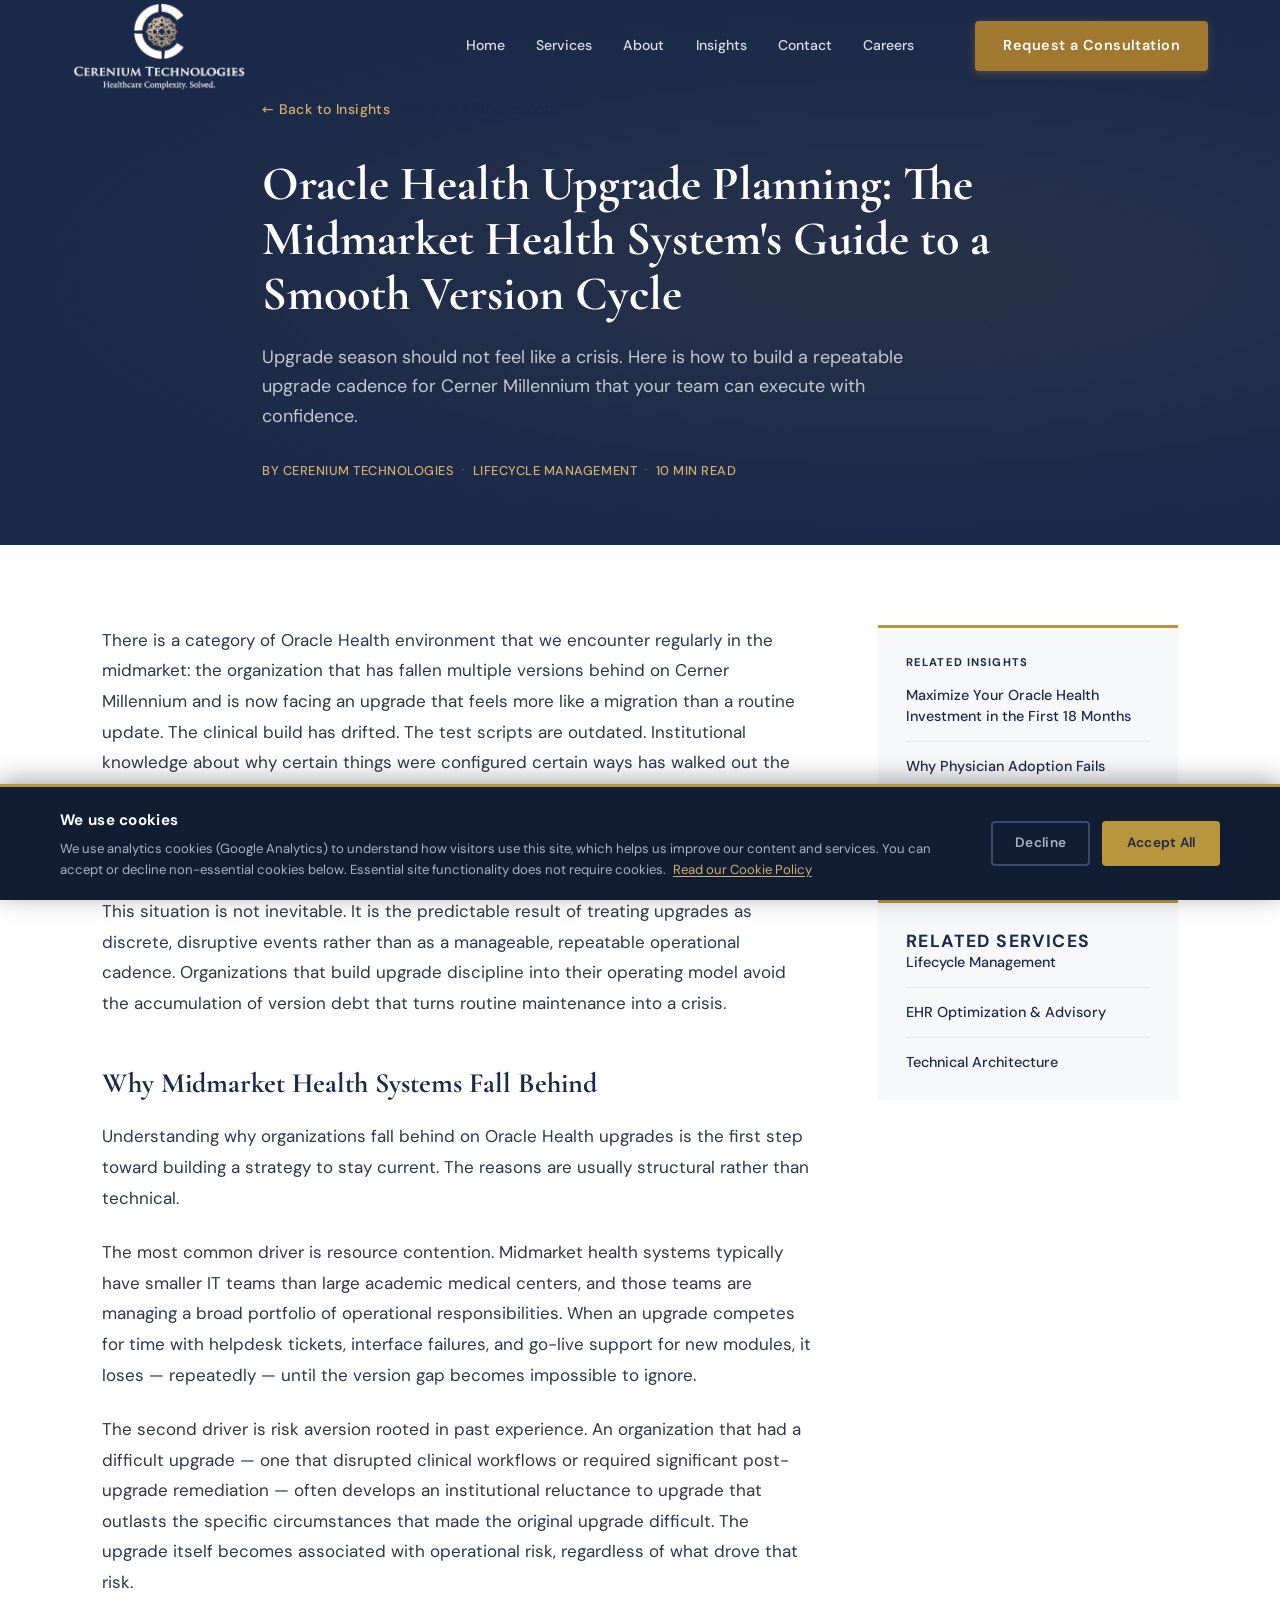
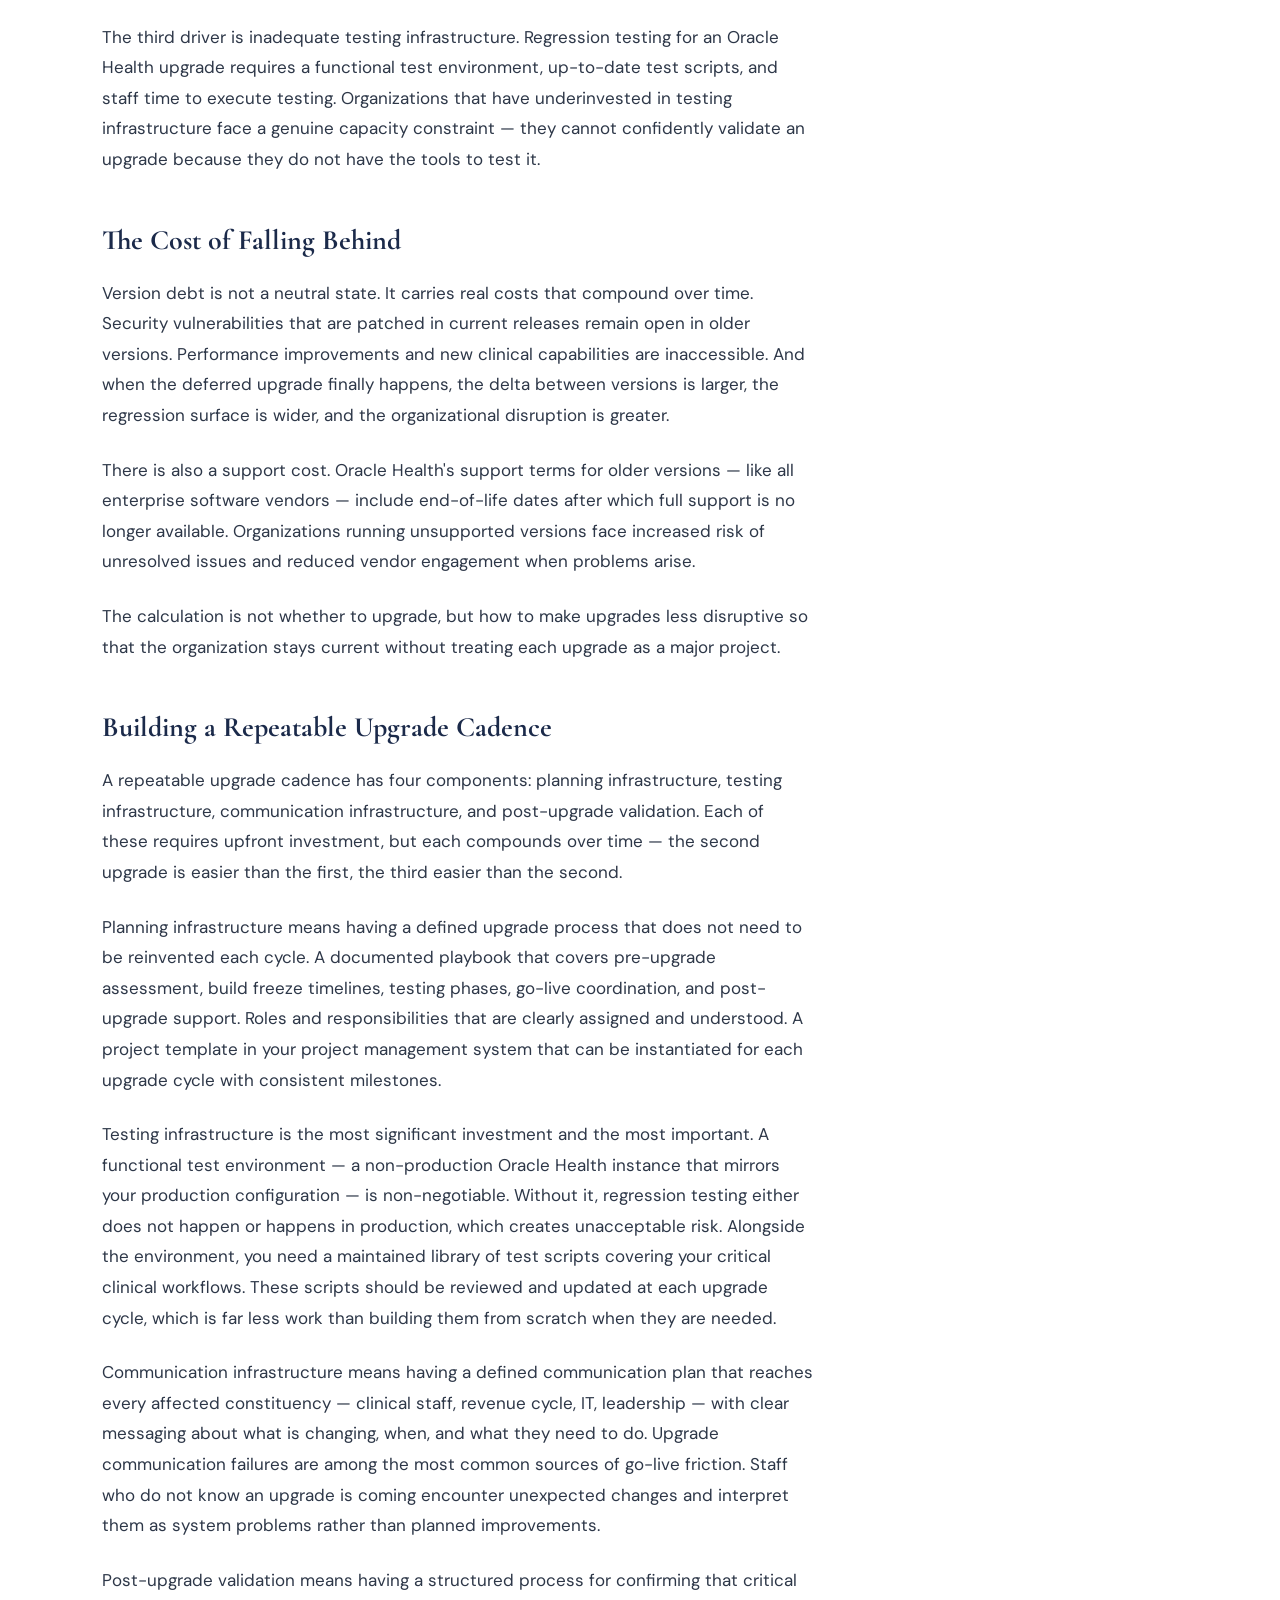
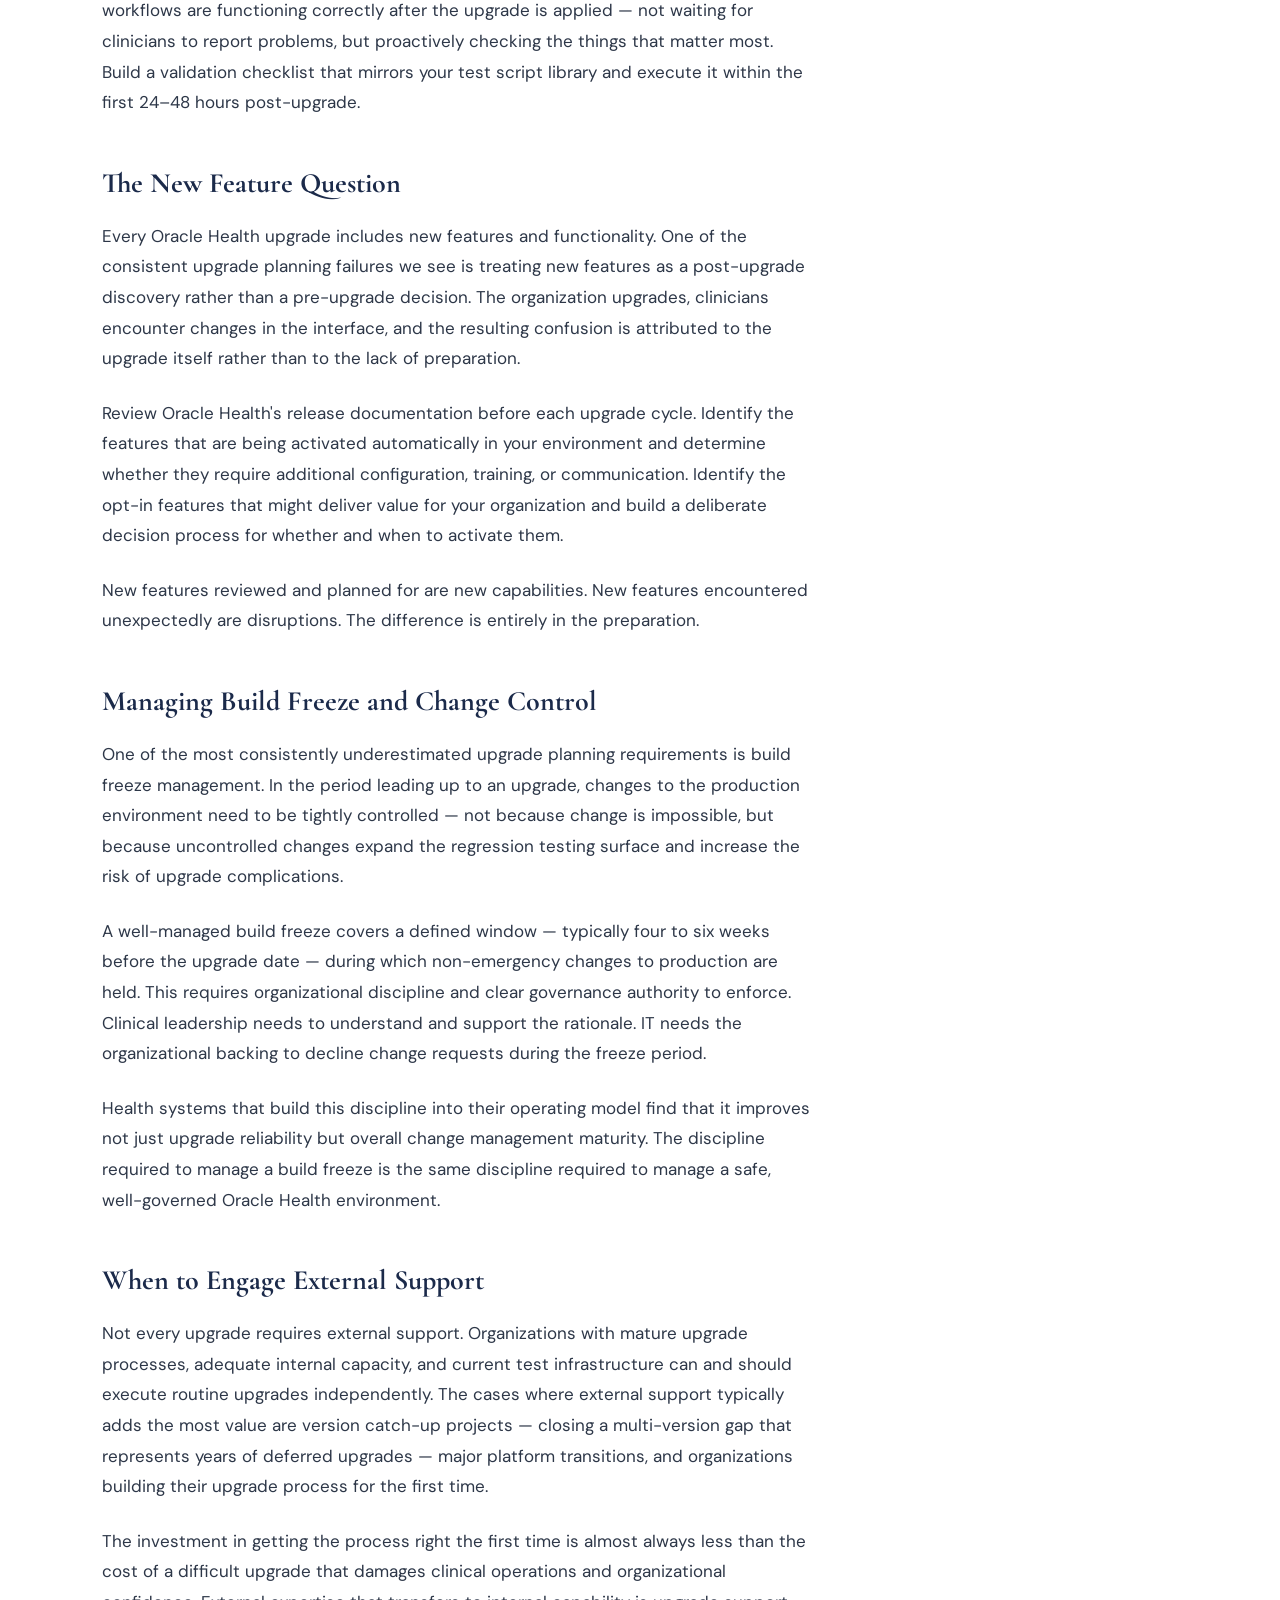
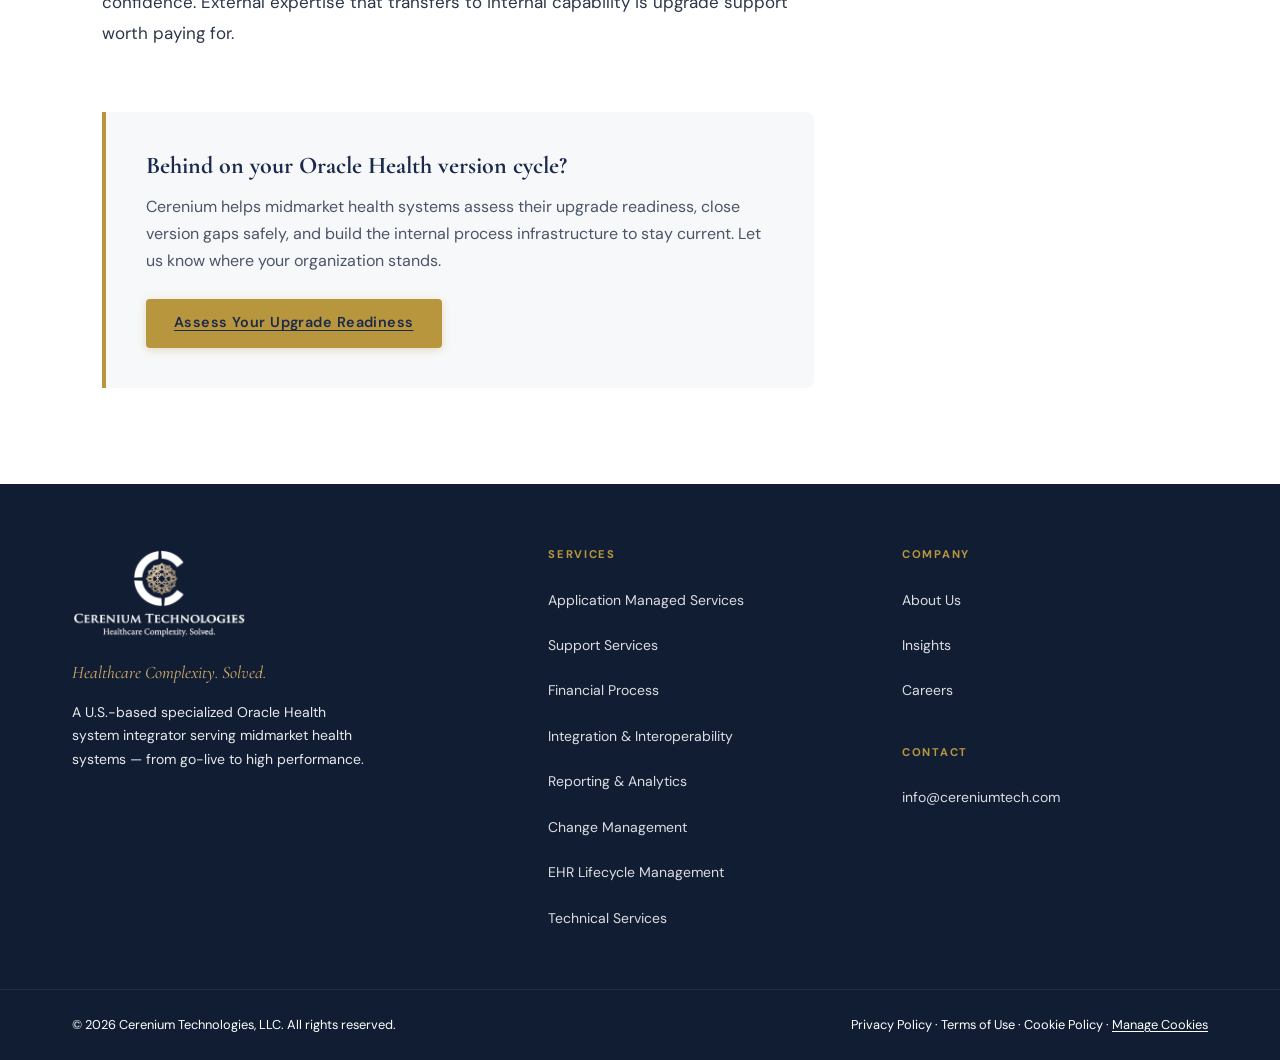
<file: insights/oracle-health-upgrade-planning.html>
<!DOCTYPE html>
<html lang="en">
<head>
  <meta charset="UTF-8" />
  <meta name="viewport" content="width=device-width, initial-scale=1.0" />
  <title>Oracle Health Upgrade Planning: The Midmarket Health System's Guide to a Smooth Version Cycle | Cerenium Technologies</title>
  <meta name="description" content="Upgrade season should not feel like a crisis. Here is how to build a repeatable, low-risk upgrade cadence for Cerner Millennium in a midmarket health system." />
  <meta name="keywords" content="Oracle Health upgrade planning, Cerner Millennium upgrade, Cerner version cycle, Oracle Health lifecycle management, Cerner upgrade midmarket" />
  <link rel="canonical" href="https://cereniumtech.com/insights/oracle-health-upgrade-planning.html" />
  <link rel="icon" type="image/x-icon" href="../assets/images/favicon.ico">
  <link rel="icon" type="image/png" sizes="32x32" href="../assets/images/favicon-32x32.png">
  <link rel="apple-touch-icon" sizes="180x180" href="../assets/images/apple-touch-icon.png">

  <meta property="og:title" content="Oracle Health Upgrade Planning: The Midmarket Health System's Guide to a Smooth Version Cycle" />
  <meta property="og:description" content="Upgrade season should not feel like a crisis. Here is how to build a repeatable, low-risk upgrade cadence for Cerner Millennium in a midmarket health system." />
  <meta property="og:url" content="https://cereniumtech.com/insights/oracle-health-upgrade-planning.html" />
  <meta property="og:type" content="article" />

  <script type="application/ld+json">
  {
    "@context": "https://schema.org",
    "@type": "Article",
    "headline": "Oracle Health Upgrade Planning: The Midmarket Health System's Guide to a Smooth Version Cycle",
    "description": "Upgrade season should not feel like a crisis. Here is how to build a repeatable, low-risk upgrade cadence for Cerner Millennium in a midmarket health system.",
    "author": {
      "@type": "Organization",
      "name": "Cerenium Technologies"
    },
    "publisher": {
      "@type": "Organization",
      "name": "Cerenium Technologies",
      "url": "https://cereniumtech.com"
    },
    "url": "https://cereniumtech.com/insights/oracle-health-upgrade-planning.html",
    "mainEntityOfPage": "https://cereniumtech.com/insights/oracle-health-upgrade-planning.html"
  }
  </script>


  <link rel="stylesheet" href="../global.css" />
  <link rel="stylesheet" href="../about.css" />
  <link rel="stylesheet" href="../insights.css" />
  <link rel="stylesheet" href="article.css" />
</head>

<body>
  <div id="nav-placeholder"></div>

  <main id="main-content">

    <section class="article-hero" aria-label="Article hero">
      <div class="container article-hero-inner">
        <a href="../insights.html" class="article-back-link">← Back to Insights</a>
        <div class="insight-tag" style="display:inline-block;margin-bottom:1rem;">Lifecycle Management</div>
        <h1>Oracle Health Upgrade Planning: The Midmarket Health System's Guide to a Smooth Version Cycle</h1>
        <p class="article-subtitle">Upgrade season should not feel like a crisis. Here is how to build a repeatable upgrade cadence for Cerner Millennium that your team can execute with confidence.</p>
        <div class="article-meta">
          <span>By Cerenium Technologies</span>
          <span class="meta-divider" aria-hidden="true">·</span>
          <span>Lifecycle Management</span>
          <span class="meta-divider" aria-hidden="true">·</span>
          <span>10 min read</span>
        </div>
      </div>
    </section>

    <section class="article-body-section">
      <div class="container article-layout">
        <article class="article-content" aria-label="Article content">

          <p class="article-lead">There is a category of Oracle Health environment that we encounter regularly in the midmarket: the organization that has fallen multiple versions behind on Cerner Millennium and is now facing an upgrade that feels more like a migration than a routine update. The clinical build has drifted. The test scripts are outdated. Institutional knowledge about why certain things were configured certain ways has walked out the door with staff turnover. The upgrade that should take weeks now requires months — and carries real operational risk.</p>

          <p>This situation is not inevitable. It is the predictable result of treating upgrades as discrete, disruptive events rather than as a manageable, repeatable operational cadence. Organizations that build upgrade discipline into their operating model avoid the accumulation of version debt that turns routine maintenance into a crisis.</p>

          <h2>Why Midmarket Health Systems Fall Behind</h2>

          <p>Understanding why organizations fall behind on Oracle Health upgrades is the first step toward building a strategy to stay current. The reasons are usually structural rather than technical.</p>

          <p>The most common driver is resource contention. Midmarket health systems typically have smaller IT teams than large academic medical centers, and those teams are managing a broad portfolio of operational responsibilities. When an upgrade competes for time with helpdesk tickets, interface failures, and go-live support for new modules, it loses — repeatedly — until the version gap becomes impossible to ignore.</p>

          <p>The second driver is risk aversion rooted in past experience. An organization that had a difficult upgrade — one that disrupted clinical workflows or required significant post-upgrade remediation — often develops an institutional reluctance to upgrade that outlasts the specific circumstances that made the original upgrade difficult. The upgrade itself becomes associated with operational risk, regardless of what drove that risk.</p>

          <p>The third driver is inadequate testing infrastructure. Regression testing for an Oracle Health upgrade requires a functional test environment, up-to-date test scripts, and staff time to execute testing. Organizations that have underinvested in testing infrastructure face a genuine capacity constraint — they cannot confidently validate an upgrade because they do not have the tools to test it.</p>

          <h2>The Cost of Falling Behind</h2>

          <p>Version debt is not a neutral state. It carries real costs that compound over time. Security vulnerabilities that are patched in current releases remain open in older versions. Performance improvements and new clinical capabilities are inaccessible. And when the deferred upgrade finally happens, the delta between versions is larger, the regression surface is wider, and the organizational disruption is greater.</p>

          <p>There is also a support cost. Oracle Health's support terms for older versions — like all enterprise software vendors — include end-of-life dates after which full support is no longer available. Organizations running unsupported versions face increased risk of unresolved issues and reduced vendor engagement when problems arise.</p>

          <p>The calculation is not whether to upgrade, but how to make upgrades less disruptive so that the organization stays current without treating each upgrade as a major project.</p>

          <h2>Building a Repeatable Upgrade Cadence</h2>

          <p>A repeatable upgrade cadence has four components: planning infrastructure, testing infrastructure, communication infrastructure, and post-upgrade validation. Each of these requires upfront investment, but each compounds over time — the second upgrade is easier than the first, the third easier than the second.</p>

          <p>Planning infrastructure means having a defined upgrade process that does not need to be reinvented each cycle. A documented playbook that covers pre-upgrade assessment, build freeze timelines, testing phases, go-live coordination, and post-upgrade support. Roles and responsibilities that are clearly assigned and understood. A project template in your project management system that can be instantiated for each upgrade cycle with consistent milestones.</p>

          <p>Testing infrastructure is the most significant investment and the most important. A functional test environment — a non-production Oracle Health instance that mirrors your production configuration — is non-negotiable. Without it, regression testing either does not happen or happens in production, which creates unacceptable risk. Alongside the environment, you need a maintained library of test scripts covering your critical clinical workflows. These scripts should be reviewed and updated at each upgrade cycle, which is far less work than building them from scratch when they are needed.</p>

          <p>Communication infrastructure means having a defined communication plan that reaches every affected constituency — clinical staff, revenue cycle, IT, leadership — with clear messaging about what is changing, when, and what they need to do. Upgrade communication failures are among the most common sources of go-live friction. Staff who do not know an upgrade is coming encounter unexpected changes and interpret them as system problems rather than planned improvements.</p>

          <p>Post-upgrade validation means having a structured process for confirming that critical workflows are functioning correctly after the upgrade is applied — not waiting for clinicians to report problems, but proactively checking the things that matter most. Build a validation checklist that mirrors your test script library and execute it within the first 24–48 hours post-upgrade.</p>

          <h2>The New Feature Question</h2>

          <p>Every Oracle Health upgrade includes new features and functionality. One of the consistent upgrade planning failures we see is treating new features as a post-upgrade discovery rather than a pre-upgrade decision. The organization upgrades, clinicians encounter changes in the interface, and the resulting confusion is attributed to the upgrade itself rather than to the lack of preparation.</p>

          <p>Review Oracle Health's release documentation before each upgrade cycle. Identify the features that are being activated automatically in your environment and determine whether they require additional configuration, training, or communication. Identify the opt-in features that might deliver value for your organization and build a deliberate decision process for whether and when to activate them.</p>

          <p>New features reviewed and planned for are new capabilities. New features encountered unexpectedly are disruptions. The difference is entirely in the preparation.</p>

          <h2>Managing Build Freeze and Change Control</h2>

          <p>One of the most consistently underestimated upgrade planning requirements is build freeze management. In the period leading up to an upgrade, changes to the production environment need to be tightly controlled — not because change is impossible, but because uncontrolled changes expand the regression testing surface and increase the risk of upgrade complications.</p>

          <p>A well-managed build freeze covers a defined window — typically four to six weeks before the upgrade date — during which non-emergency changes to production are held. This requires organizational discipline and clear governance authority to enforce. Clinical leadership needs to understand and support the rationale. IT needs the organizational backing to decline change requests during the freeze period.</p>

          <p>Health systems that build this discipline into their operating model find that it improves not just upgrade reliability but overall change management maturity. The discipline required to manage a build freeze is the same discipline required to manage a safe, well-governed Oracle Health environment.</p>

          <h2>When to Engage External Support</h2>

          <p>Not every upgrade requires external support. Organizations with mature upgrade processes, adequate internal capacity, and current test infrastructure can and should execute routine upgrades independently. The cases where external support typically adds the most value are version catch-up projects — closing a multi-version gap that represents years of deferred upgrades — major platform transitions, and organizations building their upgrade process for the first time.</p>

          <p>The investment in getting the process right the first time is almost always less than the cost of a difficult upgrade that damages clinical operations and organizational confidence. External expertise that transfers to internal capability is upgrade support worth paying for.</p>

          <div class="article-cta-block">
            <div class="gold-rule"></div>
            <h3>Behind on your Oracle Health version cycle?</h3>
            <p>Cerenium helps midmarket health systems assess their upgrade readiness, close version gaps safely, and build the internal process infrastructure to stay current. Let us know where your organization stands.</p>
            <a href="../contact.html" class="btn btn-primary">Assess Your Upgrade Readiness</a>
          </div>

        </article>

        <aside class="article-sidebar" aria-label="Related articles">
          <div class="sidebar-block">
            <h3>Related Insights</h3>
            <ul class="sidebar-links">
              <li><a href="ehr-strategy-18-months.html">Maximize Your Oracle Health Investment in the First 18 Months</a></li>
              <li><a href="physician-adoption-failure.html">Why Physician Adoption Fails</a></li>
              <li><a href="fhir-r4-integration-guide.html">FHIR R4 and Oracle Health: A Practical Integration Guide</a></li>
            </ul>
          </div>
          <div class="sidebar-block">
            <h4>Related Services</h4>
            <ul class="sidebar-links">
              <li><a href="../services.html">Lifecycle Management</a></li>
              <li><a href="../services.html">EHR Optimization & Advisory</a></li>
              <li><a href="../services.html">Technical Architecture</a></li>
            </ul>
          </div>
        </aside>
      </div>
    </section>

  </main>

  <div id="footer-placeholder"></div>
  <script src="../components.js"></script>
</body>
</html>
</file>
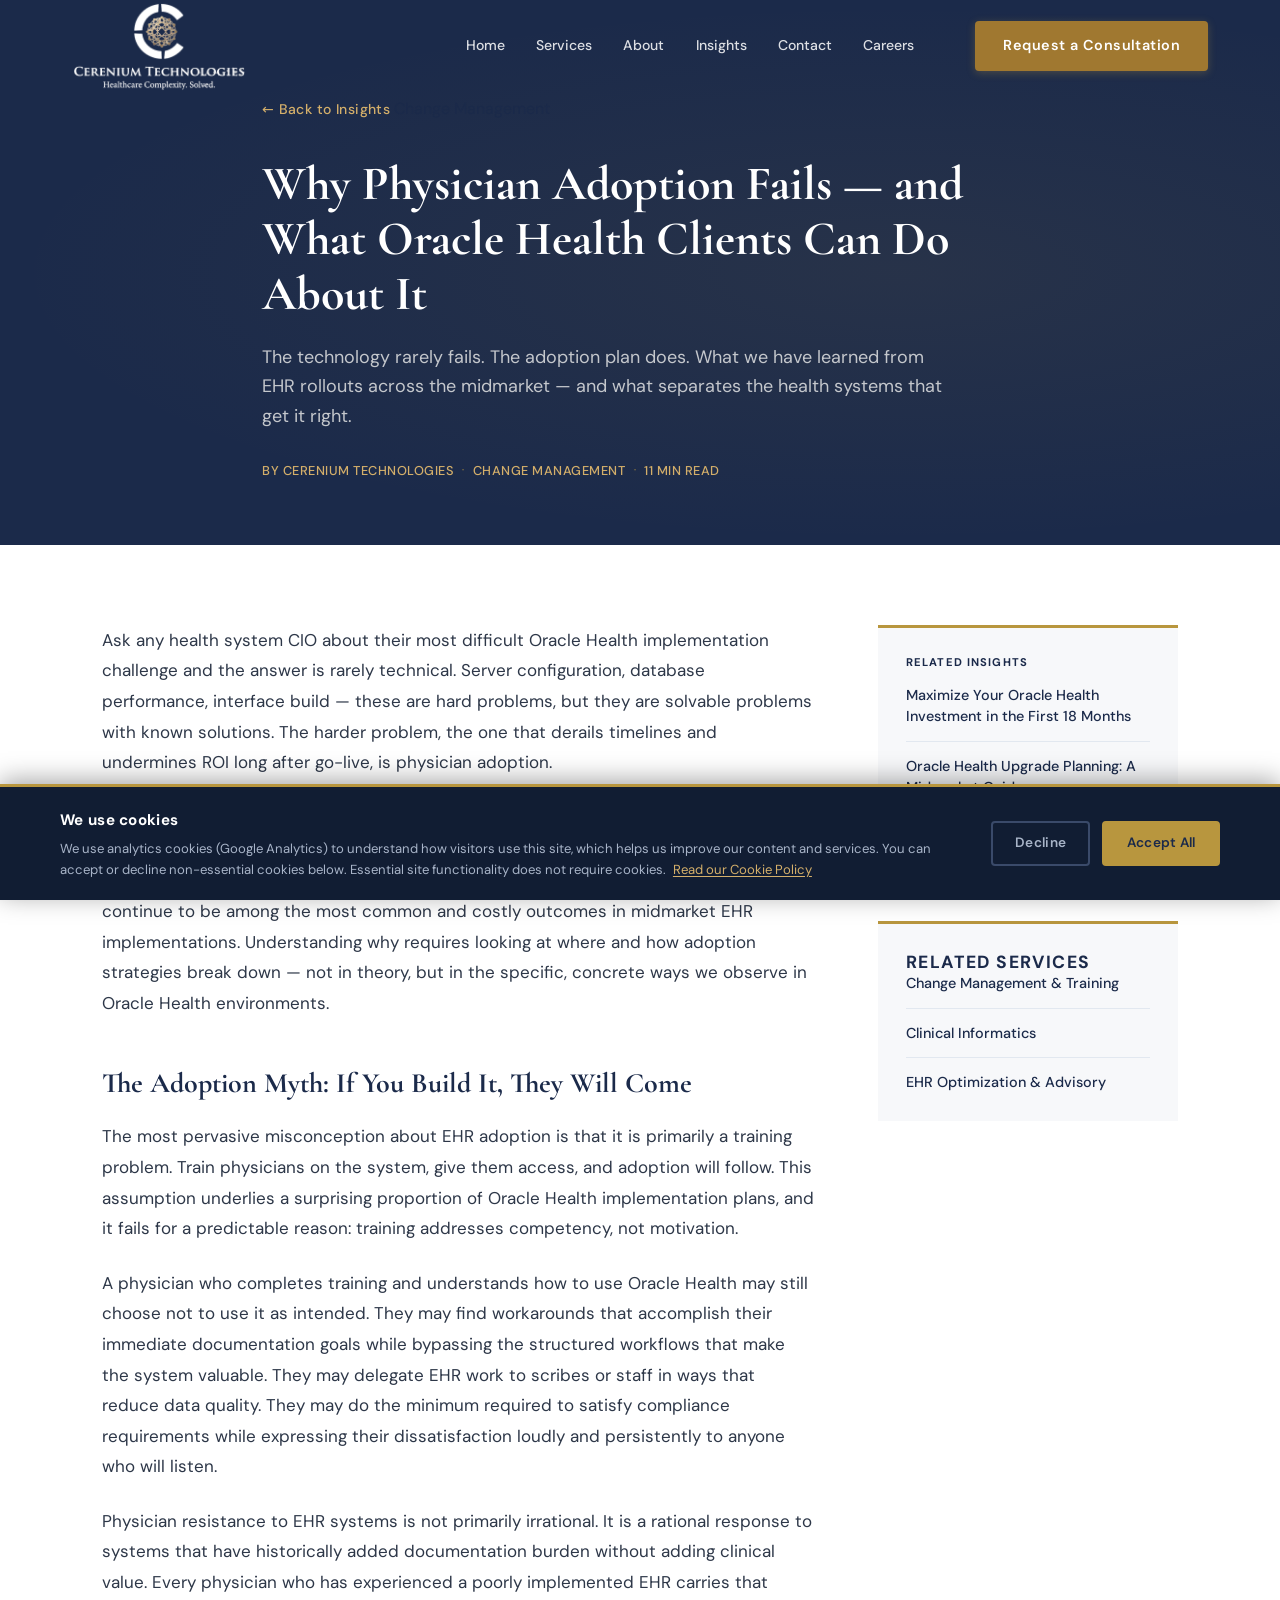
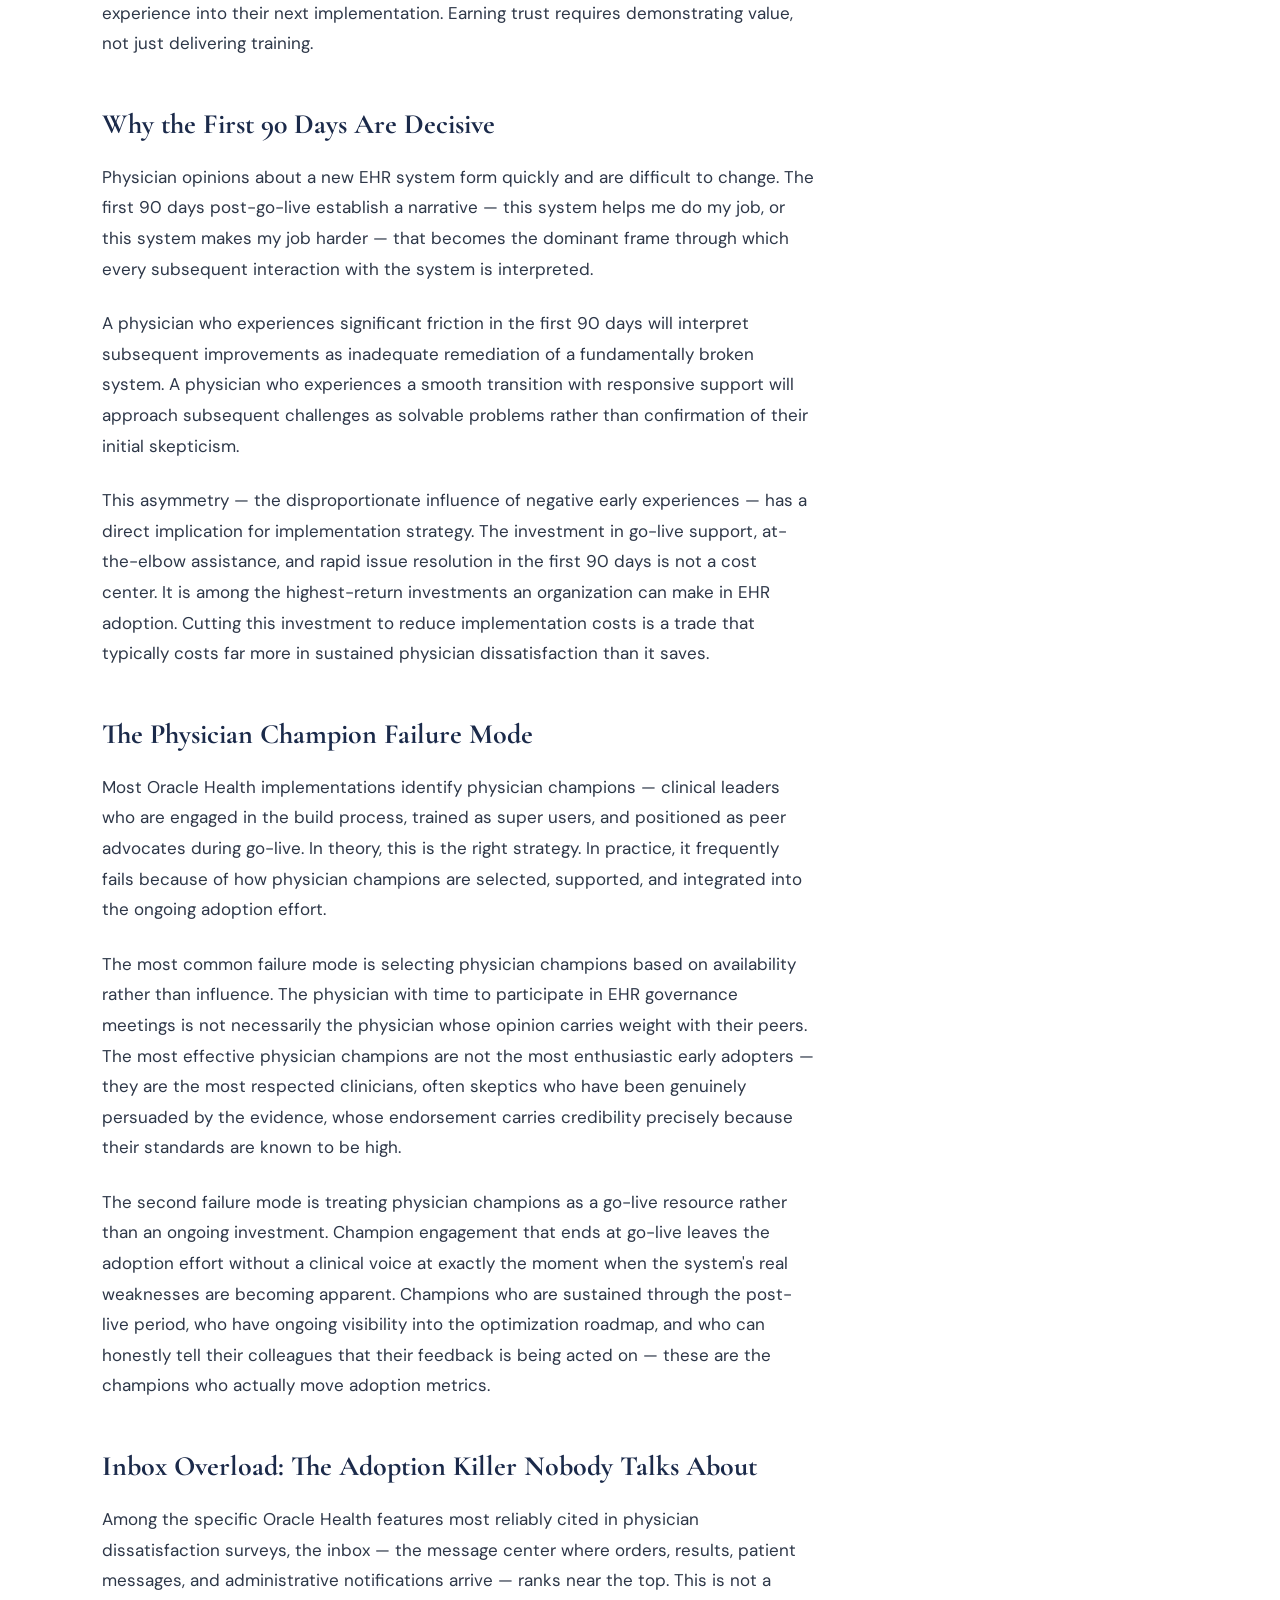
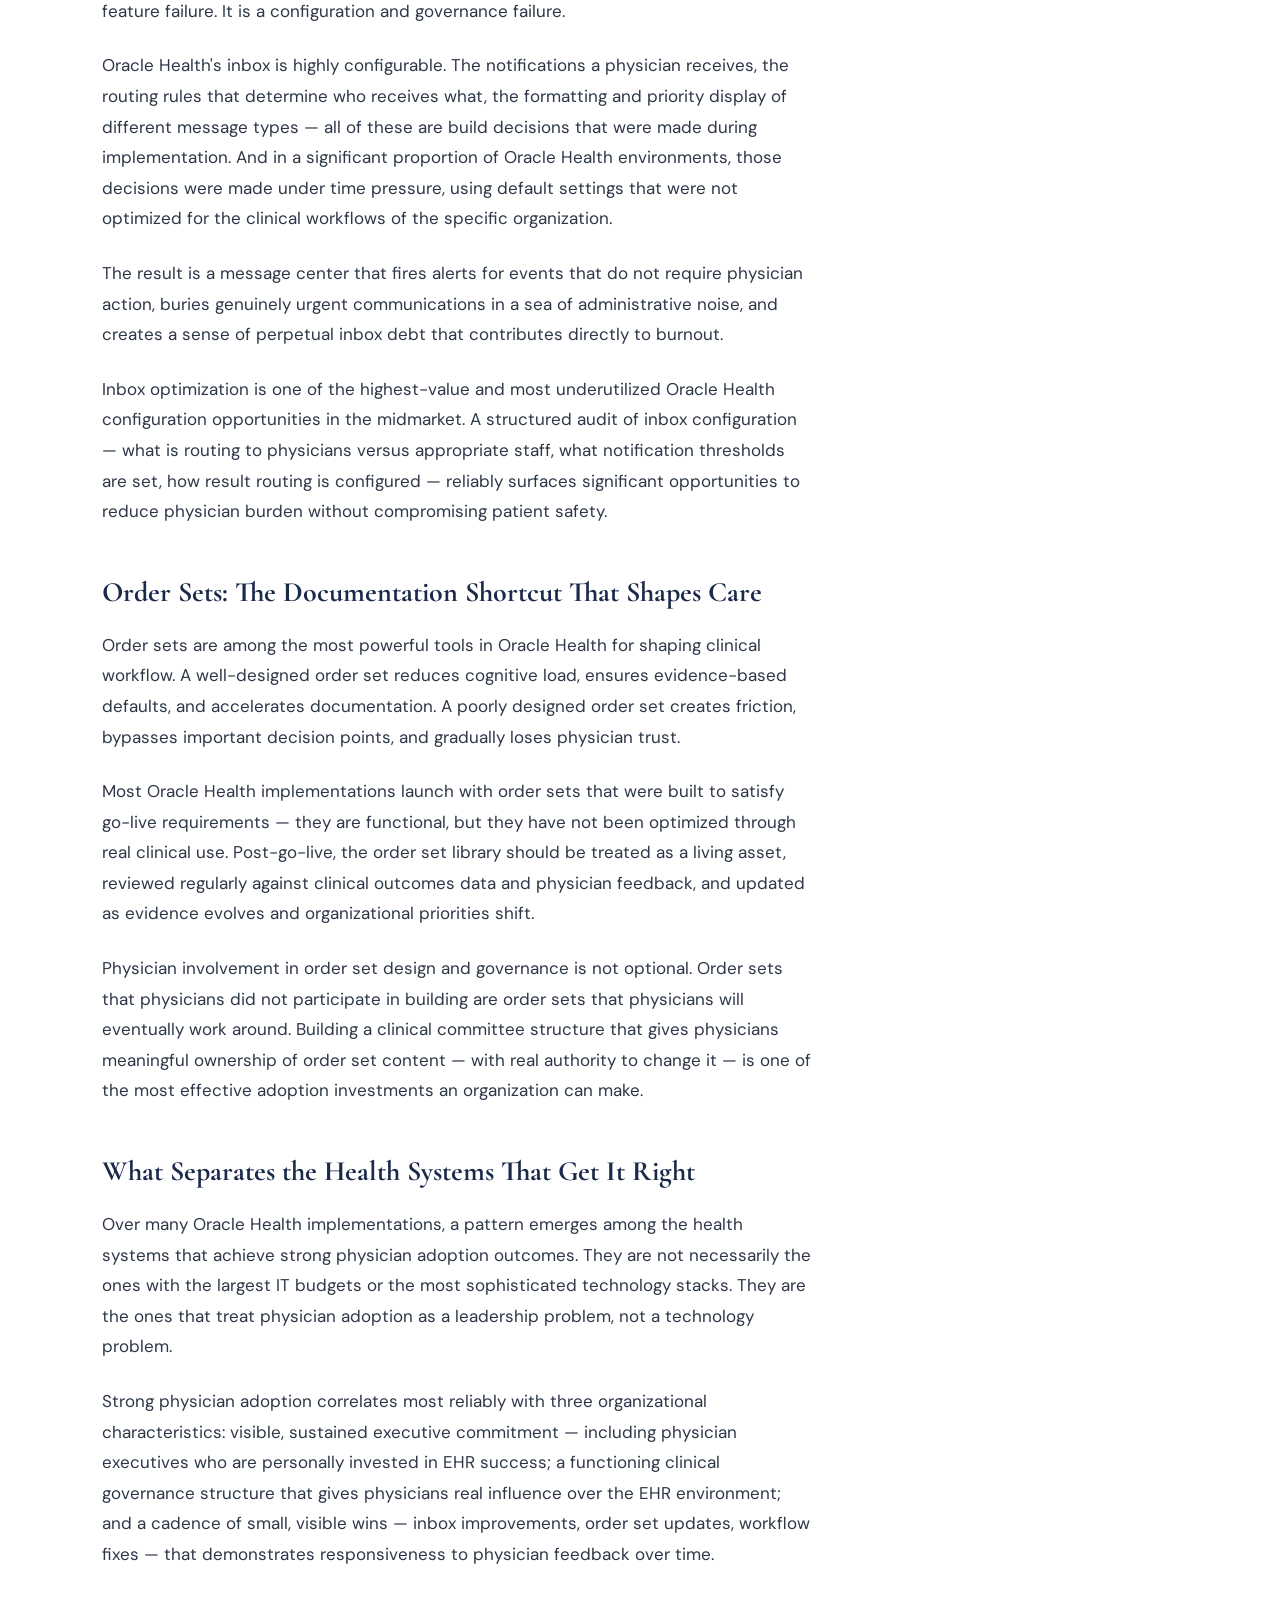
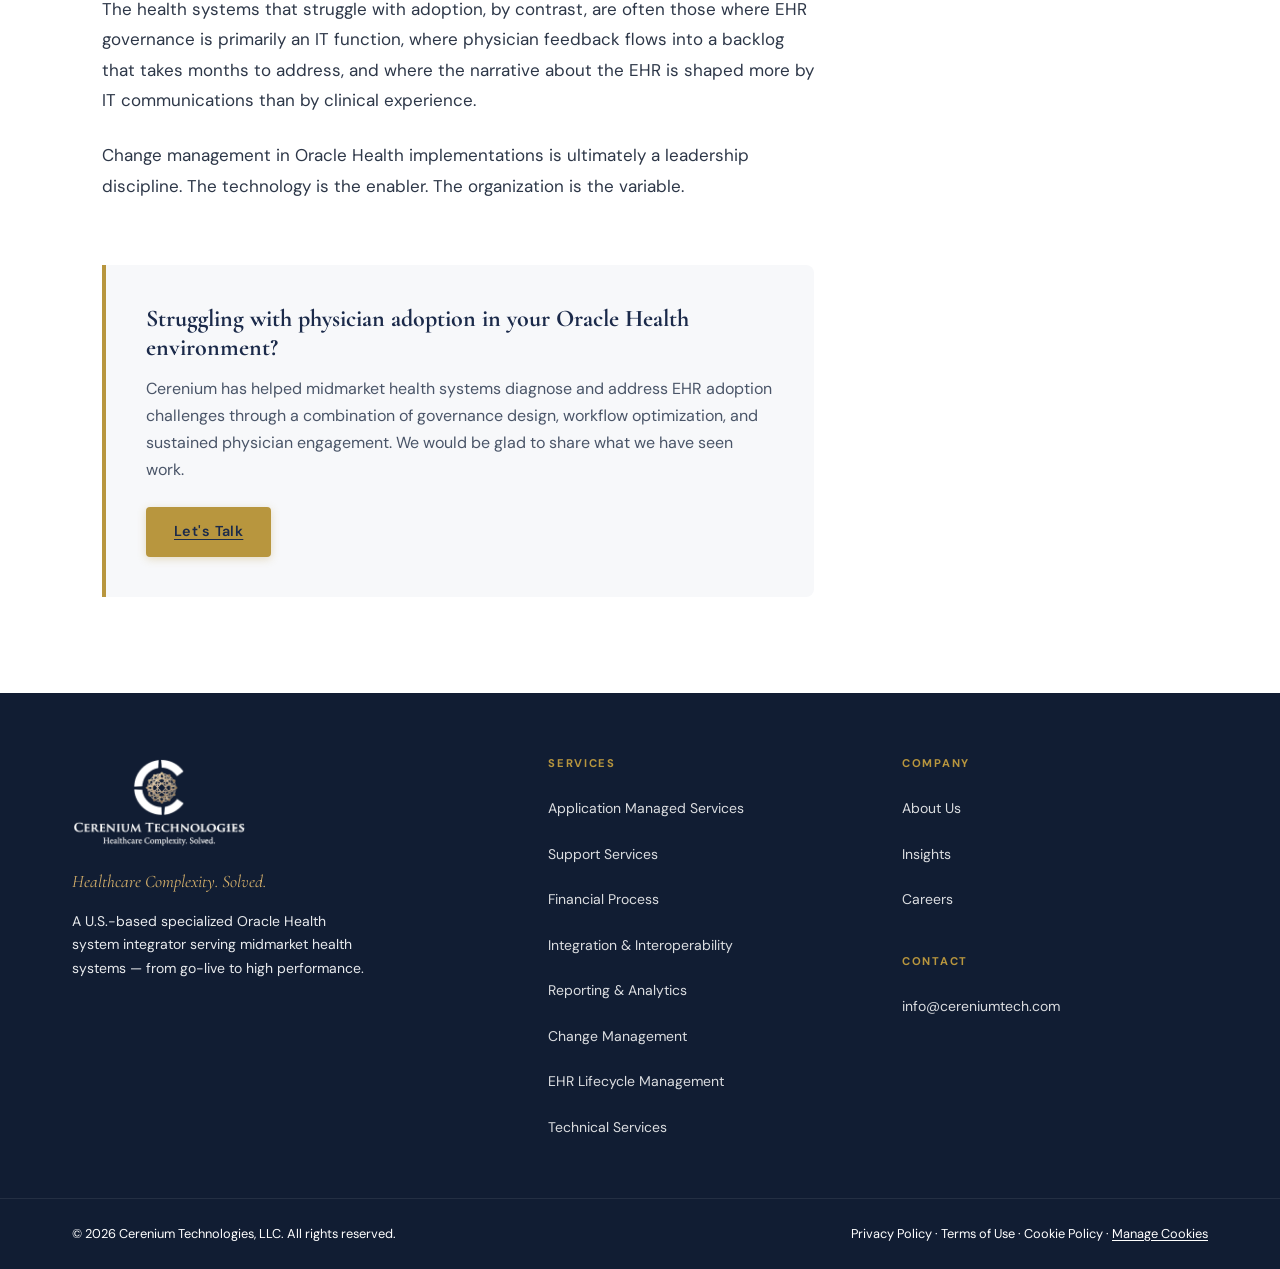
<file: insights/physician-adoption-failure.html>
<!DOCTYPE html>
<html lang="en">
<head>
  <meta charset="UTF-8" />
  <meta name="viewport" content="width=device-width, initial-scale=1.0" />
  <title>Why Physician Adoption Fails — and What Oracle Health Clients Can Do About It | Cerenium Technologies</title>
  <meta name="description" content="EHR technology rarely fails. The adoption plan does. What we have learned from Oracle Health rollouts across the midmarket — and what separates the health systems that get it right." />
  <meta name="keywords" content="physician EHR adoption, Oracle Health change management, Cerner physician adoption, EHR physician satisfaction, Oracle Health training midmarket" />
  <link rel="canonical" href="https://cereniumtech.com/insights/physician-adoption-failure.html" />
  <link rel="icon" type="image/x-icon" href="../assets/images/favicon.ico">
  <link rel="icon" type="image/png" sizes="32x32" href="../assets/images/favicon-32x32.png">
  <link rel="apple-touch-icon" sizes="180x180" href="../assets/images/apple-touch-icon.png">

  <meta property="og:title" content="Why Physician Adoption Fails — and What Oracle Health Clients Can Do About It" />
  <meta property="og:description" content="EHR technology rarely fails. The adoption plan does. What we have learned from Oracle Health rollouts across the midmarket." />
  <meta property="og:url" content="https://cereniumtech.com/insights/physician-adoption-failure.html" />
  <meta property="og:type" content="article" />

  <script type="application/ld+json">
  {
    "@context": "https://schema.org",
    "@type": "Article",
    "headline": "Why Physician Adoption Fails — and What Oracle Health Clients Can Do About It",
    "description": "EHR technology rarely fails. The adoption plan does. What we have learned from Oracle Health rollouts across the midmarket — and what separates the health systems that get it right.",
    "author": {
      "@type": "Organization",
      "name": "Cerenium Technologies"
    },
    "publisher": {
      "@type": "Organization",
      "name": "Cerenium Technologies",
      "url": "https://cereniumtech.com"
    },
    "url": "https://cereniumtech.com/insights/physician-adoption-failure.html",
    "mainEntityOfPage": "https://cereniumtech.com/insights/physician-adoption-failure.html"
  }
  </script>


  <link rel="stylesheet" href="../global.css" />
  <link rel="stylesheet" href="../about.css" />
  <link rel="stylesheet" href="../insights.css" />
  <link rel="stylesheet" href="article.css" />
</head>

<body>
  <div id="nav-placeholder"></div>

  <main id="main-content">

    <section class="article-hero" aria-label="Article hero">
      <div class="container article-hero-inner">
        <a href="../insights.html" class="article-back-link">← Back to Insights</a>
        <div class="insight-tag" style="display:inline-block;margin-bottom:1rem;">Change Management</div>
        <h1>Why Physician Adoption Fails — and What Oracle Health Clients Can Do About It</h1>
        <p class="article-subtitle">The technology rarely fails. The adoption plan does. What we have learned from EHR rollouts across the midmarket — and what separates the health systems that get it right.</p>
        <div class="article-meta">
          <span>By Cerenium Technologies</span>
          <span class="meta-divider" aria-hidden="true">·</span>
          <span>Change Management</span>
          <span class="meta-divider" aria-hidden="true">·</span>
          <span>11 min read</span>
        </div>
      </div>
    </section>

    <section class="article-body-section">
      <div class="container article-layout">
        <article class="article-content" aria-label="Article content">

          <p class="article-lead">Ask any health system CIO about their most difficult Oracle Health implementation challenge and the answer is rarely technical. Server configuration, database performance, interface build — these are hard problems, but they are solvable problems with known solutions. The harder problem, the one that derails timelines and undermines ROI long after go-live, is physician adoption.</p>

          <p>This is not a new observation. The healthcare IT industry has known for decades that clinician adoption is the critical variable in EHR success. And yet adoption failures continue to be among the most common and costly outcomes in midmarket EHR implementations. Understanding why requires looking at where and how adoption strategies break down — not in theory, but in the specific, concrete ways we observe in Oracle Health environments.</p>

          <h2>The Adoption Myth: If You Build It, They Will Come</h2>

          <p>The most pervasive misconception about EHR adoption is that it is primarily a training problem. Train physicians on the system, give them access, and adoption will follow. This assumption underlies a surprising proportion of Oracle Health implementation plans, and it fails for a predictable reason: training addresses competency, not motivation.</p>

          <p>A physician who completes training and understands how to use Oracle Health may still choose not to use it as intended. They may find workarounds that accomplish their immediate documentation goals while bypassing the structured workflows that make the system valuable. They may delegate EHR work to scribes or staff in ways that reduce data quality. They may do the minimum required to satisfy compliance requirements while expressing their dissatisfaction loudly and persistently to anyone who will listen.</p>

          <p>Physician resistance to EHR systems is not primarily irrational. It is a rational response to systems that have historically added documentation burden without adding clinical value. Every physician who has experienced a poorly implemented EHR carries that experience into their next implementation. Earning trust requires demonstrating value, not just delivering training.</p>

          <h2>Why the First 90 Days Are Decisive</h2>

          <p>Physician opinions about a new EHR system form quickly and are difficult to change. The first 90 days post-go-live establish a narrative — this system helps me do my job, or this system makes my job harder — that becomes the dominant frame through which every subsequent interaction with the system is interpreted.</p>

          <p>A physician who experiences significant friction in the first 90 days will interpret subsequent improvements as inadequate remediation of a fundamentally broken system. A physician who experiences a smooth transition with responsive support will approach subsequent challenges as solvable problems rather than confirmation of their initial skepticism.</p>

          <p>This asymmetry — the disproportionate influence of negative early experiences — has a direct implication for implementation strategy. The investment in go-live support, at-the-elbow assistance, and rapid issue resolution in the first 90 days is not a cost center. It is among the highest-return investments an organization can make in EHR adoption. Cutting this investment to reduce implementation costs is a trade that typically costs far more in sustained physician dissatisfaction than it saves.</p>

          <h2>The Physician Champion Failure Mode</h2>

          <p>Most Oracle Health implementations identify physician champions — clinical leaders who are engaged in the build process, trained as super users, and positioned as peer advocates during go-live. In theory, this is the right strategy. In practice, it frequently fails because of how physician champions are selected, supported, and integrated into the ongoing adoption effort.</p>

          <p>The most common failure mode is selecting physician champions based on availability rather than influence. The physician with time to participate in EHR governance meetings is not necessarily the physician whose opinion carries weight with their peers. The most effective physician champions are not the most enthusiastic early adopters — they are the most respected clinicians, often skeptics who have been genuinely persuaded by the evidence, whose endorsement carries credibility precisely because their standards are known to be high.</p>

          <p>The second failure mode is treating physician champions as a go-live resource rather than an ongoing investment. Champion engagement that ends at go-live leaves the adoption effort without a clinical voice at exactly the moment when the system's real weaknesses are becoming apparent. Champions who are sustained through the post-live period, who have ongoing visibility into the optimization roadmap, and who can honestly tell their colleagues that their feedback is being acted on — these are the champions who actually move adoption metrics.</p>

          <h2>Inbox Overload: The Adoption Killer Nobody Talks About</h2>

          <p>Among the specific Oracle Health features most reliably cited in physician dissatisfaction surveys, the inbox — the message center where orders, results, patient messages, and administrative notifications arrive — ranks near the top. This is not a feature failure. It is a configuration and governance failure.</p>

          <p>Oracle Health's inbox is highly configurable. The notifications a physician receives, the routing rules that determine who receives what, the formatting and priority display of different message types — all of these are build decisions that were made during implementation. And in a significant proportion of Oracle Health environments, those decisions were made under time pressure, using default settings that were not optimized for the clinical workflows of the specific organization.</p>

          <p>The result is a message center that fires alerts for events that do not require physician action, buries genuinely urgent communications in a sea of administrative noise, and creates a sense of perpetual inbox debt that contributes directly to burnout.</p>

          <p>Inbox optimization is one of the highest-value and most underutilized Oracle Health configuration opportunities in the midmarket. A structured audit of inbox configuration — what is routing to physicians versus appropriate staff, what notification thresholds are set, how result routing is configured — reliably surfaces significant opportunities to reduce physician burden without compromising patient safety.</p>

          <h2>Order Sets: The Documentation Shortcut That Shapes Care</h2>

          <p>Order sets are among the most powerful tools in Oracle Health for shaping clinical workflow. A well-designed order set reduces cognitive load, ensures evidence-based defaults, and accelerates documentation. A poorly designed order set creates friction, bypasses important decision points, and gradually loses physician trust.</p>

          <p>Most Oracle Health implementations launch with order sets that were built to satisfy go-live requirements — they are functional, but they have not been optimized through real clinical use. Post-go-live, the order set library should be treated as a living asset, reviewed regularly against clinical outcomes data and physician feedback, and updated as evidence evolves and organizational priorities shift.</p>

          <p>Physician involvement in order set design and governance is not optional. Order sets that physicians did not participate in building are order sets that physicians will eventually work around. Building a clinical committee structure that gives physicians meaningful ownership of order set content — with real authority to change it — is one of the most effective adoption investments an organization can make.</p>

          <h2>What Separates the Health Systems That Get It Right</h2>

          <p>Over many Oracle Health implementations, a pattern emerges among the health systems that achieve strong physician adoption outcomes. They are not necessarily the ones with the largest IT budgets or the most sophisticated technology stacks. They are the ones that treat physician adoption as a leadership problem, not a technology problem.</p>

          <p>Strong physician adoption correlates most reliably with three organizational characteristics: visible, sustained executive commitment — including physician executives who are personally invested in EHR success; a functioning clinical governance structure that gives physicians real influence over the EHR environment; and a cadence of small, visible wins — inbox improvements, order set updates, workflow fixes — that demonstrates responsiveness to physician feedback over time.</p>

          <p>The health systems that struggle with adoption, by contrast, are often those where EHR governance is primarily an IT function, where physician feedback flows into a backlog that takes months to address, and where the narrative about the EHR is shaped more by IT communications than by clinical experience.</p>

          <p>Change management in Oracle Health implementations is ultimately a leadership discipline. The technology is the enabler. The organization is the variable.</p>

          <div class="article-cta-block">
            <div class="gold-rule"></div>
            <h3>Struggling with physician adoption in your Oracle Health environment?</h3>
            <p>Cerenium has helped midmarket health systems diagnose and address EHR adoption challenges through a combination of governance design, workflow optimization, and sustained physician engagement. We would be glad to share what we have seen work.</p>
            <a href="../contact.html" class="btn btn-primary">Let's Talk</a>
          </div>

        </article>

        <aside class="article-sidebar" aria-label="Related articles">
          <div class="sidebar-block">
            <h3>Related Insights</h3>
            <ul class="sidebar-links">
              <li><a href="ehr-strategy-18-months.html">Maximize Your Oracle Health Investment in the First 18 Months</a></li>
              <li><a href="oracle-health-upgrade-planning.html">Oracle Health Upgrade Planning: A Midmarket Guide</a></li>
              <li><a href="healtheintent-community-hospitals.html">HealtheIntent for Community Hospitals</a></li>
            </ul>
          </div>
          <div class="sidebar-block">
            <h4>Related Services</h4>
            <ul class="sidebar-links">
              <li><a href="../services.html">Change Management & Training</a></li>
              <li><a href="../services.html">Clinical Informatics</a></li>
              <li><a href="../services.html">EHR Optimization & Advisory</a></li>
            </ul>
          </div>
        </aside>
      </div>
    </section>

  </main>

  <div id="footer-placeholder"></div>
  <script src="../components.js"></script>
</body>
</html>
</file>
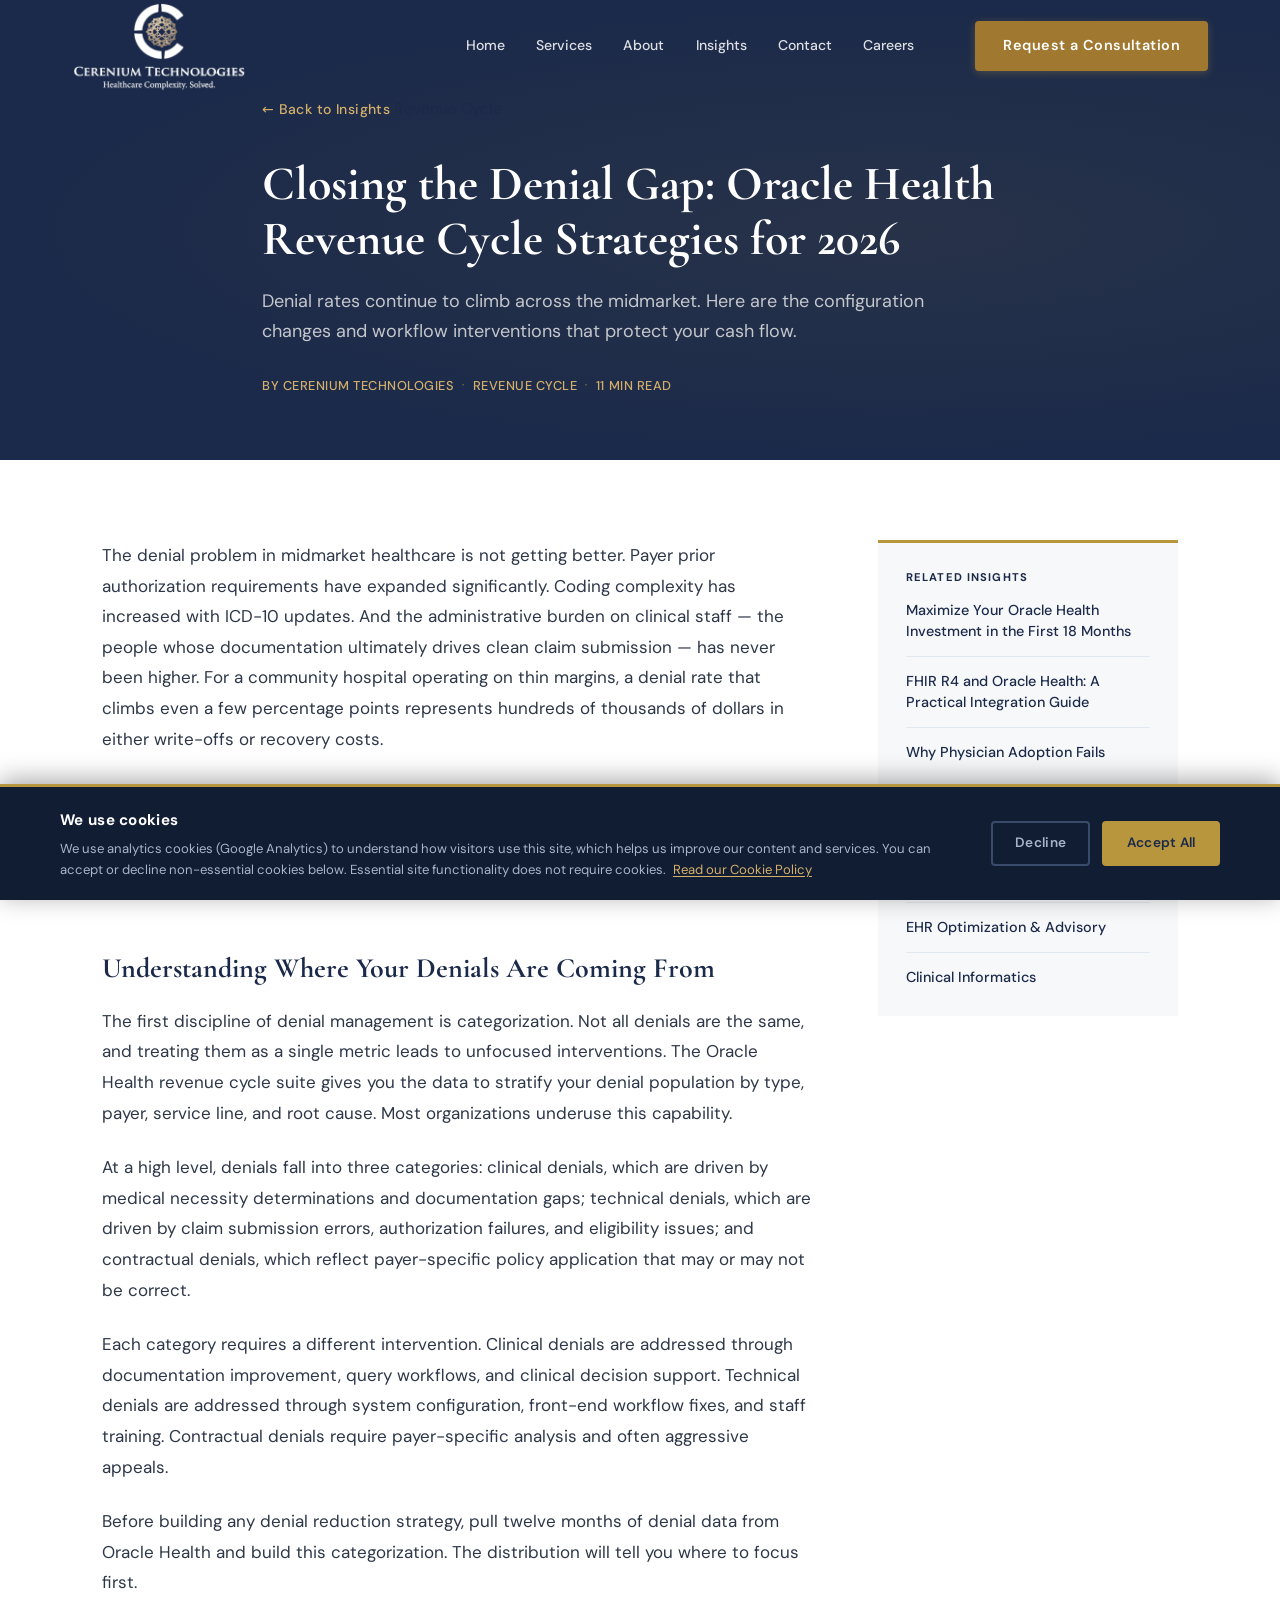
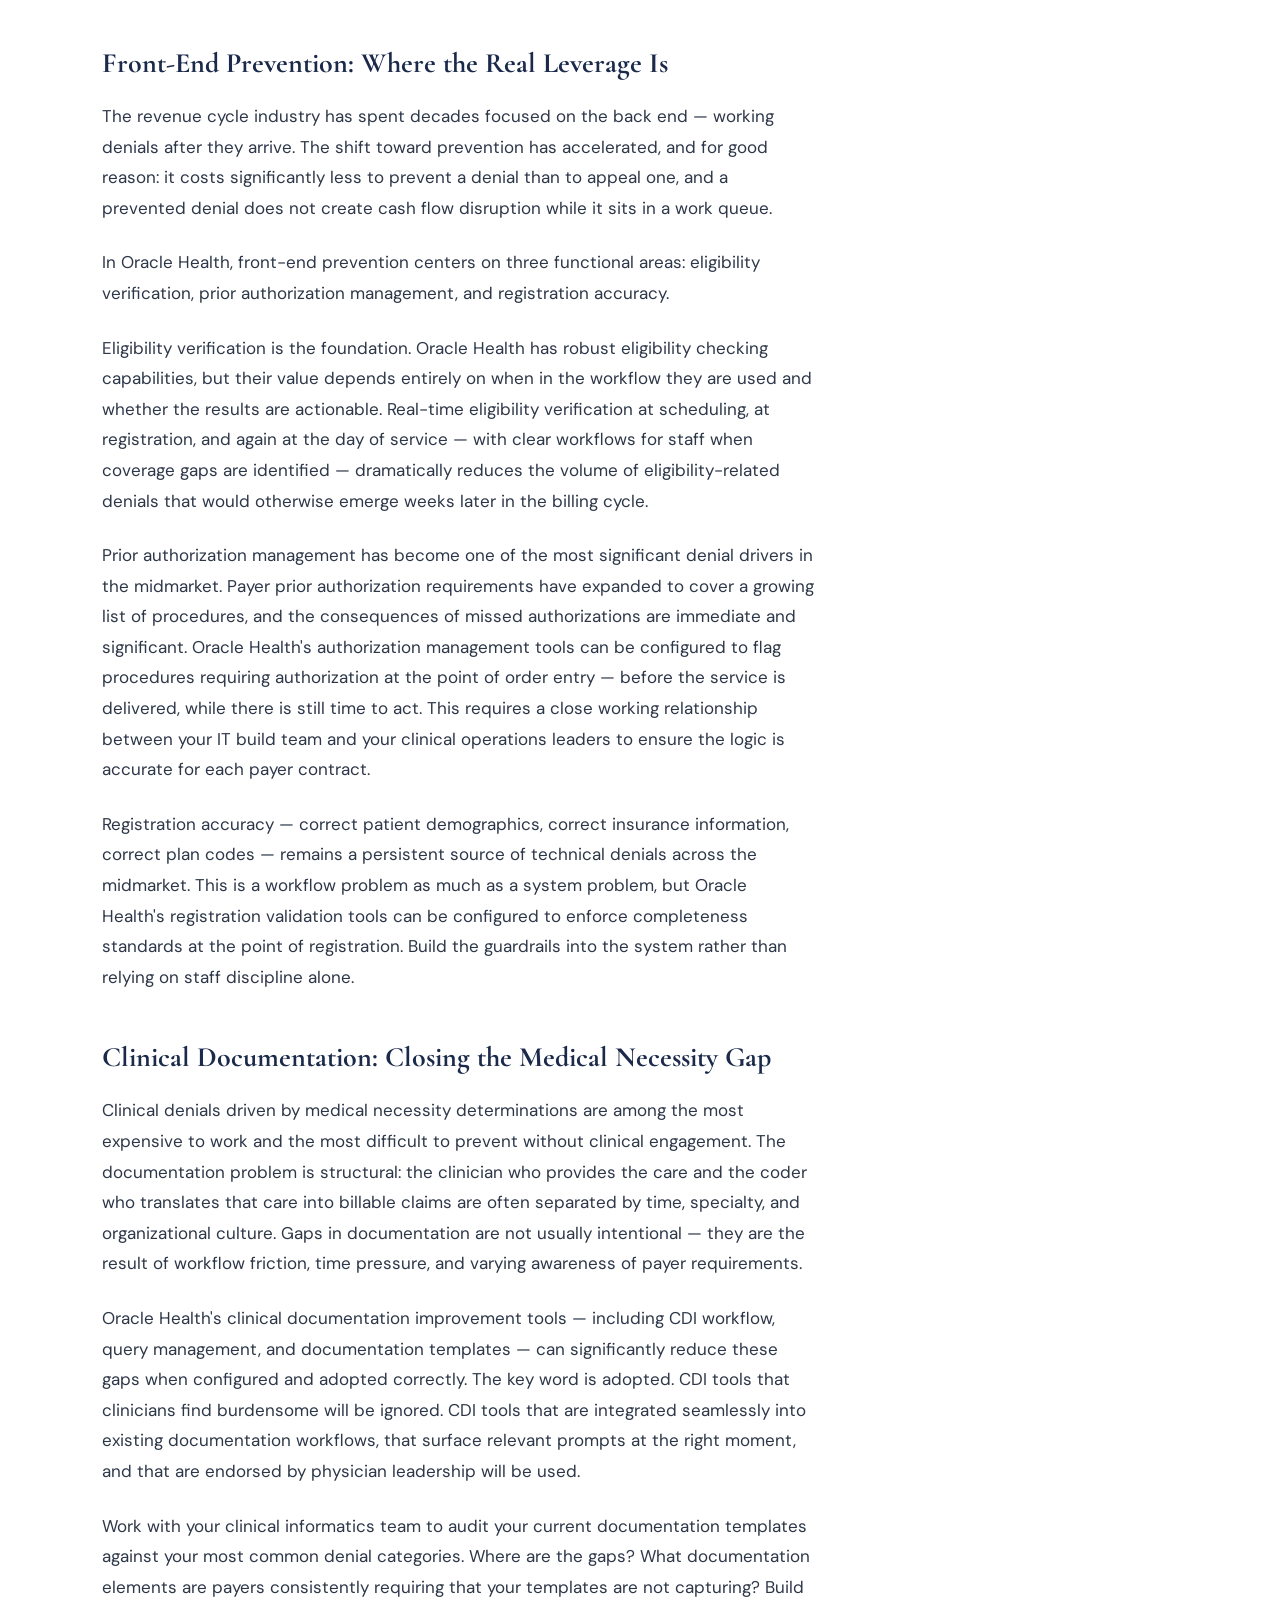
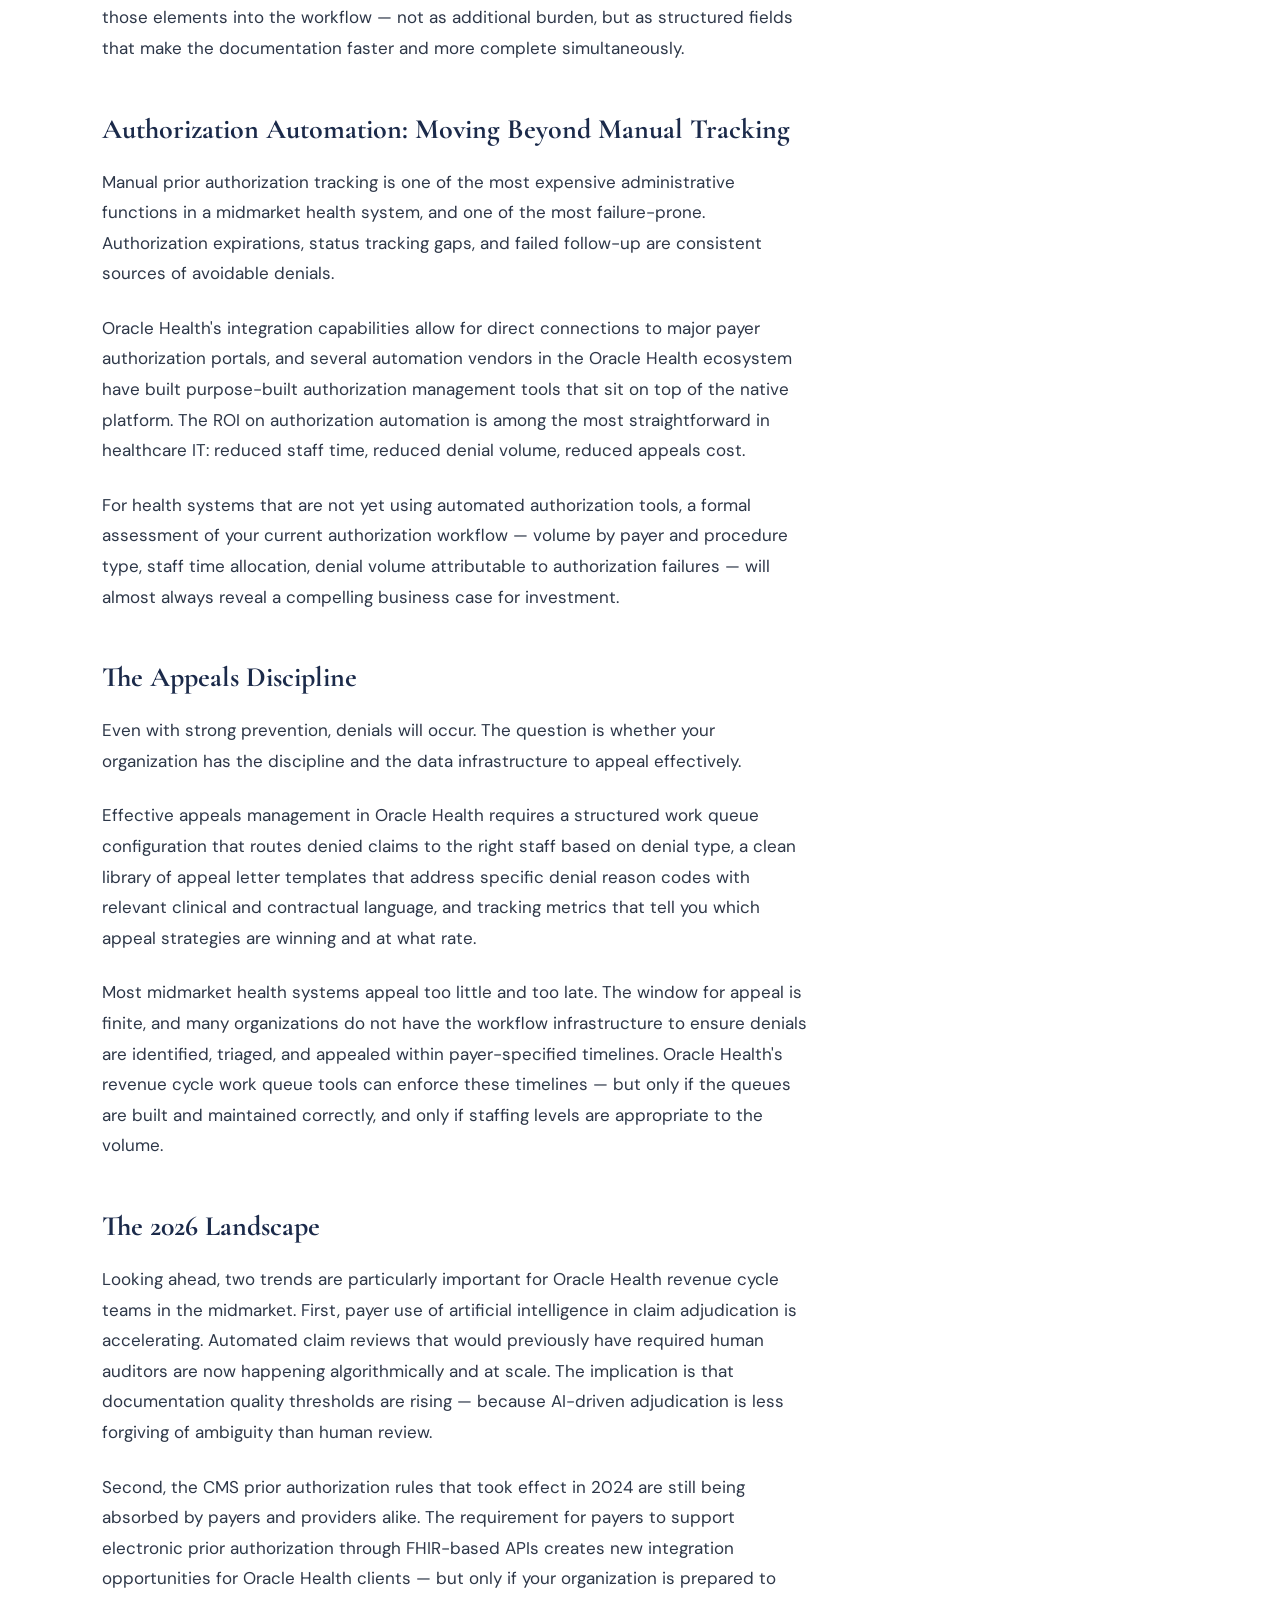
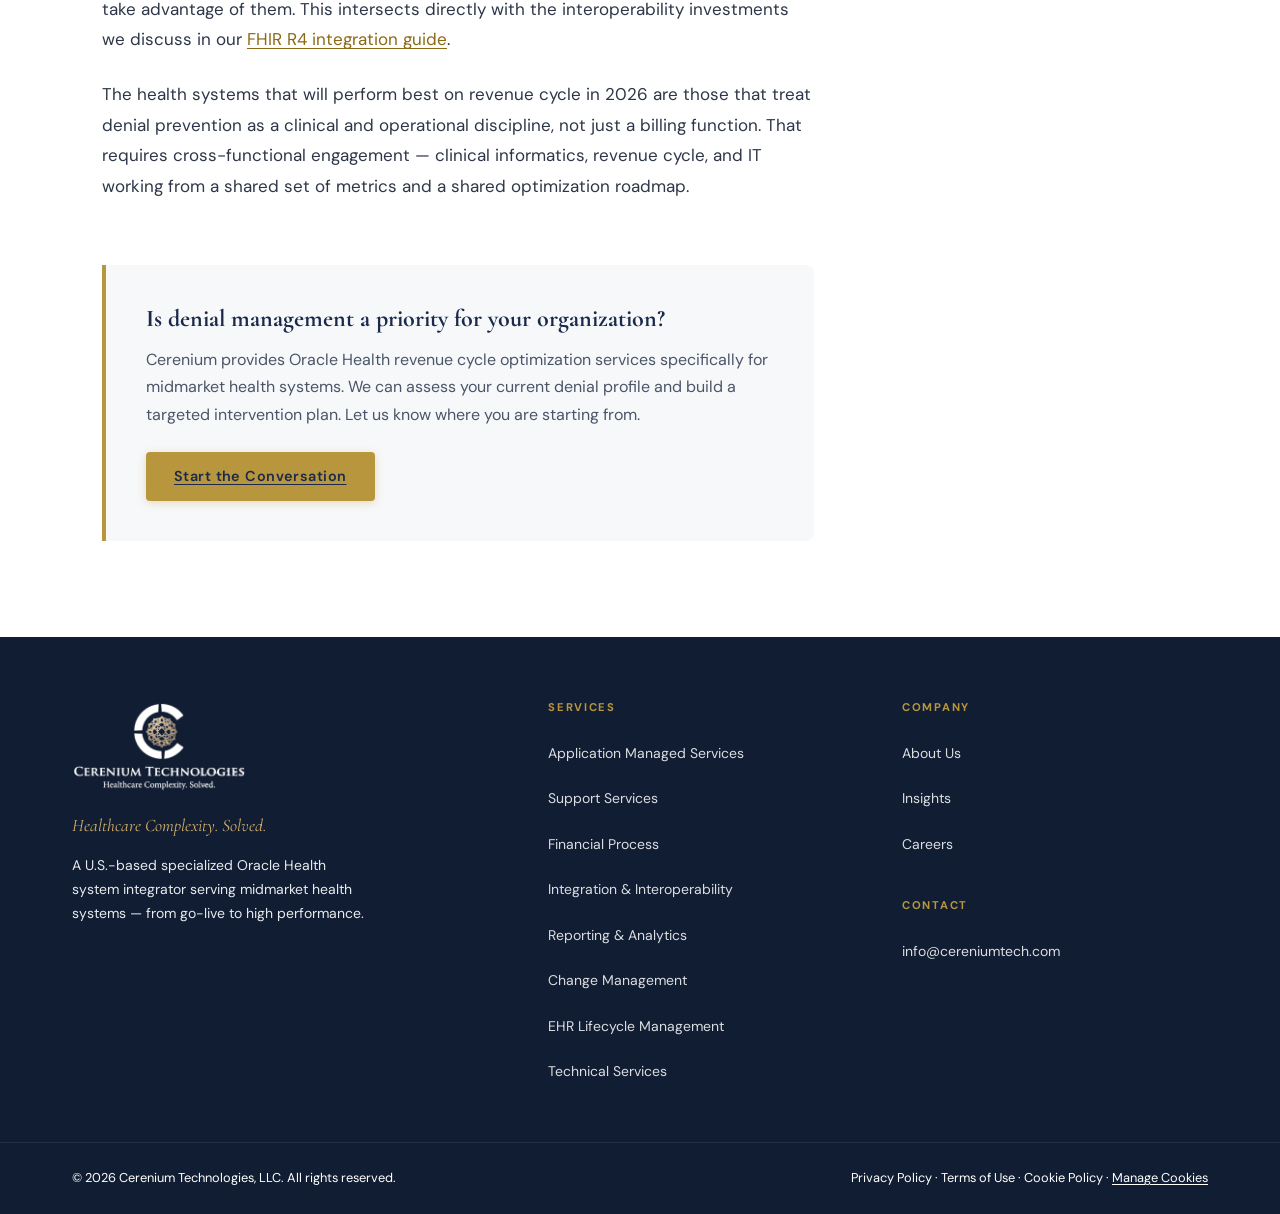
<file: insights/revenue-cycle-denial-gap.html>
<!DOCTYPE html>
<html lang="en">
<head>
  <meta charset="UTF-8" />
  <meta name="viewport" content="width=device-width, initial-scale=1.0" />
  <title>Closing the Denial Gap: Oracle Health Revenue Cycle Strategies for 2026 | Cerenium Technologies</title>
  <meta name="description" content="Denial rates continue to climb across the midmarket. Here are the Oracle Health configuration changes and workflow interventions that protect your cash flow in 2026." />
  <meta name="keywords" content="Oracle Health revenue cycle, Cerner denial management, claim denials midmarket hospital, Oracle Health billing optimization, Cerner revenue cycle 2026" />
  <link rel="canonical" href="https://cereniumtech.com/insights/revenue-cycle-denial-gap.html" />
  <link rel="icon" type="image/x-icon" href="../assets/images/favicon.ico">
  <link rel="icon" type="image/png" sizes="32x32" href="../assets/images/favicon-32x32.png">
  <link rel="apple-touch-icon" sizes="180x180" href="../assets/images/apple-touch-icon.png">

  <meta property="og:title" content="Closing the Denial Gap: Oracle Health Revenue Cycle Strategies for 2026" />
  <meta property="og:description" content="Denial rates continue to climb across the midmarket. Here are the Oracle Health configuration changes and workflow interventions that protect your cash flow in 2026." />
  <meta property="og:url" content="https://cereniumtech.com/insights/revenue-cycle-denial-gap.html" />
  <meta property="og:type" content="article" />

  <script type="application/ld+json">
  {
    "@context": "https://schema.org",
    "@type": "Article",
    "headline": "Closing the Denial Gap: Oracle Health Revenue Cycle Strategies for 2026",
    "description": "Denial rates continue to climb across the midmarket. Here are the Oracle Health configuration changes and workflow interventions that protect your cash flow in 2026.",
    "author": {
      "@type": "Organization",
      "name": "Cerenium Technologies"
    },
    "publisher": {
      "@type": "Organization",
      "name": "Cerenium Technologies",
      "url": "https://cereniumtech.com"
    },
    "url": "https://cereniumtech.com/insights/revenue-cycle-denial-gap.html",
    "mainEntityOfPage": "https://cereniumtech.com/insights/revenue-cycle-denial-gap.html"
  }
  </script>


  <link rel="stylesheet" href="../global.css" />
  <link rel="stylesheet" href="../about.css" />
  <link rel="stylesheet" href="../insights.css" />
  <link rel="stylesheet" href="article.css" />
</head>

<body>
  <div id="nav-placeholder"></div>

  <main id="main-content">

    <section class="article-hero" aria-label="Article hero">
      <div class="container article-hero-inner">
        <a href="../insights.html" class="article-back-link">← Back to Insights</a>
        <div class="insight-tag" style="display:inline-block;margin-bottom:1rem;">Revenue Cycle</div>
        <h1>Closing the Denial Gap: Oracle Health Revenue Cycle Strategies for 2026</h1>
        <p class="article-subtitle">Denial rates continue to climb across the midmarket. Here are the configuration changes and workflow interventions that protect your cash flow.</p>
        <div class="article-meta">
          <span>By Cerenium Technologies</span>
          <span class="meta-divider" aria-hidden="true">·</span>
          <span>Revenue Cycle</span>
          <span class="meta-divider" aria-hidden="true">·</span>
          <span>11 min read</span>
        </div>
      </div>
    </section>

    <section class="article-body-section">
      <div class="container article-layout">
        <article class="article-content" aria-label="Article content">

          <p class="article-lead">The denial problem in midmarket healthcare is not getting better. Payer prior authorization requirements have expanded significantly. Coding complexity has increased with ICD-10 updates. And the administrative burden on clinical staff — the people whose documentation ultimately drives clean claim submission — has never been higher. For a community hospital operating on thin margins, a denial rate that climbs even a few percentage points represents hundreds of thousands of dollars in either write-offs or recovery costs.</p>

          <p>The Oracle Health revenue cycle suite is a capable platform. The problem is rarely the platform — it is how the platform has been configured, and whether the workflows built around it are actually closing the gaps that payers are probing.</p>

          <h2>Understanding Where Your Denials Are Coming From</h2>

          <p>The first discipline of denial management is categorization. Not all denials are the same, and treating them as a single metric leads to unfocused interventions. The Oracle Health revenue cycle suite gives you the data to stratify your denial population by type, payer, service line, and root cause. Most organizations underuse this capability.</p>

          <p>At a high level, denials fall into three categories: clinical denials, which are driven by medical necessity determinations and documentation gaps; technical denials, which are driven by claim submission errors, authorization failures, and eligibility issues; and contractual denials, which reflect payer-specific policy application that may or may not be correct.</p>

          <p>Each category requires a different intervention. Clinical denials are addressed through documentation improvement, query workflows, and clinical decision support. Technical denials are addressed through system configuration, front-end workflow fixes, and staff training. Contractual denials require payer-specific analysis and often aggressive appeals.</p>

          <p>Before building any denial reduction strategy, pull twelve months of denial data from Oracle Health and build this categorization. The distribution will tell you where to focus first.</p>

          <h2>Front-End Prevention: Where the Real Leverage Is</h2>

          <p>The revenue cycle industry has spent decades focused on the back end — working denials after they arrive. The shift toward prevention has accelerated, and for good reason: it costs significantly less to prevent a denial than to appeal one, and a prevented denial does not create cash flow disruption while it sits in a work queue.</p>

          <p>In Oracle Health, front-end prevention centers on three functional areas: eligibility verification, prior authorization management, and registration accuracy.</p>

          <p>Eligibility verification is the foundation. Oracle Health has robust eligibility checking capabilities, but their value depends entirely on when in the workflow they are used and whether the results are actionable. Real-time eligibility verification at scheduling, at registration, and again at the day of service — with clear workflows for staff when coverage gaps are identified — dramatically reduces the volume of eligibility-related denials that would otherwise emerge weeks later in the billing cycle.</p>

          <p>Prior authorization management has become one of the most significant denial drivers in the midmarket. Payer prior authorization requirements have expanded to cover a growing list of procedures, and the consequences of missed authorizations are immediate and significant. Oracle Health's authorization management tools can be configured to flag procedures requiring authorization at the point of order entry — before the service is delivered, while there is still time to act. This requires a close working relationship between your IT build team and your clinical operations leaders to ensure the logic is accurate for each payer contract.</p>

          <p>Registration accuracy — correct patient demographics, correct insurance information, correct plan codes — remains a persistent source of technical denials across the midmarket. This is a workflow problem as much as a system problem, but Oracle Health's registration validation tools can be configured to enforce completeness standards at the point of registration. Build the guardrails into the system rather than relying on staff discipline alone.</p>

          <h2>Clinical Documentation: Closing the Medical Necessity Gap</h2>

          <p>Clinical denials driven by medical necessity determinations are among the most expensive to work and the most difficult to prevent without clinical engagement. The documentation problem is structural: the clinician who provides the care and the coder who translates that care into billable claims are often separated by time, specialty, and organizational culture. Gaps in documentation are not usually intentional — they are the result of workflow friction, time pressure, and varying awareness of payer requirements.</p>

          <p>Oracle Health's clinical documentation improvement tools — including CDI workflow, query management, and documentation templates — can significantly reduce these gaps when configured and adopted correctly. The key word is adopted. CDI tools that clinicians find burdensome will be ignored. CDI tools that are integrated seamlessly into existing documentation workflows, that surface relevant prompts at the right moment, and that are endorsed by physician leadership will be used.</p>

          <p>Work with your clinical informatics team to audit your current documentation templates against your most common denial categories. Where are the gaps? What documentation elements are payers consistently requiring that your templates are not capturing? Build those elements into the workflow — not as additional burden, but as structured fields that make the documentation faster and more complete simultaneously.</p>

          <h2>Authorization Automation: Moving Beyond Manual Tracking</h2>

          <p>Manual prior authorization tracking is one of the most expensive administrative functions in a midmarket health system, and one of the most failure-prone. Authorization expirations, status tracking gaps, and failed follow-up are consistent sources of avoidable denials.</p>

          <p>Oracle Health's integration capabilities allow for direct connections to major payer authorization portals, and several automation vendors in the Oracle Health ecosystem have built purpose-built authorization management tools that sit on top of the native platform. The ROI on authorization automation is among the most straightforward in healthcare IT: reduced staff time, reduced denial volume, reduced appeals cost.</p>

          <p>For health systems that are not yet using automated authorization tools, a formal assessment of your current authorization workflow — volume by payer and procedure type, staff time allocation, denial volume attributable to authorization failures — will almost always reveal a compelling business case for investment.</p>

          <h2>The Appeals Discipline</h2>

          <p>Even with strong prevention, denials will occur. The question is whether your organization has the discipline and the data infrastructure to appeal effectively.</p>

          <p>Effective appeals management in Oracle Health requires a structured work queue configuration that routes denied claims to the right staff based on denial type, a clean library of appeal letter templates that address specific denial reason codes with relevant clinical and contractual language, and tracking metrics that tell you which appeal strategies are winning and at what rate.</p>

          <p>Most midmarket health systems appeal too little and too late. The window for appeal is finite, and many organizations do not have the workflow infrastructure to ensure denials are identified, triaged, and appealed within payer-specified timelines. Oracle Health's revenue cycle work queue tools can enforce these timelines — but only if the queues are built and maintained correctly, and only if staffing levels are appropriate to the volume.</p>

          <h2>The 2026 Landscape</h2>

          <p>Looking ahead, two trends are particularly important for Oracle Health revenue cycle teams in the midmarket. First, payer use of artificial intelligence in claim adjudication is accelerating. Automated claim reviews that would previously have required human auditors are now happening algorithmically and at scale. The implication is that documentation quality thresholds are rising — because AI-driven adjudication is less forgiving of ambiguity than human review.</p>

          <p>Second, the CMS prior authorization rules that took effect in 2024 are still being absorbed by payers and providers alike. The requirement for payers to support electronic prior authorization through FHIR-based APIs creates new integration opportunities for Oracle Health clients — but only if your organization is prepared to take advantage of them. This intersects directly with the interoperability investments we discuss in our <a href="fhir-r4-integration-guide.html">FHIR R4 integration guide</a>.</p>

          <p>The health systems that will perform best on revenue cycle in 2026 are those that treat denial prevention as a clinical and operational discipline, not just a billing function. That requires cross-functional engagement — clinical informatics, revenue cycle, and IT working from a shared set of metrics and a shared optimization roadmap.</p>

          <div class="article-cta-block">
            <div class="gold-rule"></div>
            <h3>Is denial management a priority for your organization?</h3>
            <p>Cerenium provides Oracle Health revenue cycle optimization services specifically for midmarket health systems. We can assess your current denial profile and build a targeted intervention plan. Let us know where you are starting from.</p>
            <a href="../contact.html" class="btn btn-primary">Start the Conversation</a>
          </div>

        </article>

        <aside class="article-sidebar" aria-label="Related articles">
          <div class="sidebar-block">
            <h3>Related Insights</h3>
            <ul class="sidebar-links">
              <li><a href="ehr-strategy-18-months.html">Maximize Your Oracle Health Investment in the First 18 Months</a></li>
              <li><a href="fhir-r4-integration-guide.html">FHIR R4 and Oracle Health: A Practical Integration Guide</a></li>
              <li><a href="physician-adoption-failure.html">Why Physician Adoption Fails</a></li>
            </ul>
          </div>
          <div class="sidebar-block">
            <h4>Related Services</h4>
            <ul class="sidebar-links">
              <li><a href="../services.html">Revenue Cycle Optimization</a></li>
              <li><a href="../services.html">EHR Optimization & Advisory</a></li>
              <li><a href="../services.html">Clinical Informatics</a></li>
            </ul>
          </div>
        </aside>
      </div>
    </section>

  </main>

  <div id="footer-placeholder"></div>
  <script src="../components.js"></script>
</body>
</html>
</file>
<file: global.css>
/* ============================================================
   Cerenium Technologies — global.css
   Brand palette: Navy #1B2A4A | Gold #B8963E | Light #F7F8FA
   ============================================================ */
/* cormorant-garamond-regular - latin */
@font-face {
  font-display: swap; /* Check https://developer.mozilla.org/en-US/docs/Web/CSS/@font-face/font-display for other options. */
  font-family: 'Cormorant Garamond';
  font-style: normal;
  font-weight: 400;
  src: url('assets/fonts/cormorant-garamond-v21-latin-regular.woff2') format('woff2'); /* Chrome 36+, Opera 23+, Firefox 39+, Safari 12+, iOS 10+ */
}
/* cormorant-garamond-italic - latin */
@font-face {
  font-display: swap; /* Check https://developer.mozilla.org/en-US/docs/Web/CSS/@font-face/font-display for other options. */
  font-family: 'Cormorant Garamond';
  font-style: italic;
  font-weight: 400;
  src: url('assets/fonts/cormorant-garamond-v21-latin-italic.woff2') format('woff2'); /* Chrome 36+, Opera 23+, Firefox 39+, Safari 12+, iOS 10+ */
}
/* cormorant-garamond-600 - latin */
@font-face {
  font-display: swap; /* Check https://developer.mozilla.org/en-US/docs/Web/CSS/@font-face/font-display for other options. */
  font-family: 'Cormorant Garamond';
  font-style: normal;
  font-weight: 600;
  src: url('assets/fonts/cormorant-garamond-v21-latin-600.woff2') format('woff2'); /* Chrome 36+, Opera 23+, Firefox 39+, Safari 12+, iOS 10+ */
}
/* cormorant-garamond-600italic - latin */
@font-face {
  font-display: swap; /* Check https://developer.mozilla.org/en-US/docs/Web/CSS/@font-face/font-display for other options. */
  font-family: 'Cormorant Garamond';
  font-style: italic;
  font-weight: 600;
  src: url('assets/fonts/cormorant-garamond-v21-latin-600italic.woff2') format('woff2'); /* Chrome 36+, Opera 23+, Firefox 39+, Safari 12+, iOS 10+ */
}
/* cormorant-garamond-700 - latin */
@font-face {
  font-display: swap; /* Check https://developer.mozilla.org/en-US/docs/Web/CSS/@font-face/font-display for other options. */
  font-family: 'Cormorant Garamond';
  font-style: normal;
  font-weight: 700;
  src: url('assets/fonts/cormorant-garamond-v21-latin-700.woff2') format('woff2'); /* Chrome 36+, Opera 23+, Firefox 39+, Safari 12+, iOS 10+ */
}
   /* dm-sans-300 - latin */
@font-face {
  font-display: swap; /* Check https://developer.mozilla.org/en-US/docs/Web/CSS/@font-face/font-display for other options. */
  font-family: 'DM Sans';
  font-style: normal;
  font-weight: 300;
  src: url('assets/fonts/dm-sans-v17-latin-300.woff2') format('woff2'); /* Chrome 36+, Opera 23+, Firefox 39+, Safari 12+, iOS 10+ */
}
/* dm-sans-regular - latin */
@font-face {
  font-display: swap; /* Check https://developer.mozilla.org/en-US/docs/Web/CSS/@font-face/font-display for other options. */
  font-family: 'DM Sans';
  font-style: normal;
  font-weight: 400;
  src: url('assets/fonts/dm-sans-v17-latin-regular.woff2') format('woff2'); /* Chrome 36+, Opera 23+, Firefox 39+, Safari 12+, iOS 10+ */
}
/* dm-sans-500 - latin */
@font-face {
  font-display: swap; /* Check https://developer.mozilla.org/en-US/docs/Web/CSS/@font-face/font-display for other options. */
  font-family: 'DM Sans';
  font-style: normal;
  font-weight: 500;
  src: url('assets/fonts/dm-sans-v17-latin-500.woff2') format('woff2'); /* Chrome 36+, Opera 23+, Firefox 39+, Safari 12+, iOS 10+ */
}
/* dm-sans-600 - latin */
@font-face {
  font-display: swap; /* Check https://developer.mozilla.org/en-US/docs/Web/CSS/@font-face/font-display for other options. */
  font-family: 'DM Sans';
  font-style: normal;
  font-weight: 600;
  src: url('assets/fonts/dm-sans-v17-latin-600.woff2') format('woff2'); /* Chrome 36+, Opera 23+, Firefox 39+, Safari 12+, iOS 10+ */
}
/* dm-sans-700 - latin */
@font-face {
  font-display: swap; /* Check https://developer.mozilla.org/en-US/docs/Web/CSS/@font-face/font-display for other options. */
  font-family: 'DM Sans';
  font-style: normal;
  font-weight: 700;
  src: url('assets/fonts/dm-sans-v17-latin-700.woff2') format('woff2'); /* Chrome 36+, Opera 23+, Firefox 39+, Safari 12+, iOS 10+ */
}
.skip-link {
  position: absolute;
  top: -100%;
  left: 1rem;
  background: var(--gold);
  color: var(--navy); /* navy on gold = 5.06:1 — WCAG AA compliant */
  padding: 0.75rem 1.25rem;
  font-weight: 700;
  border-radius: var(--radius-sm);
  z-index: 9999;
  transition: top 0.2s ease;
}
.skip-link:focus {
  top: 1rem;
}   
/* ─── CSS VARIABLES ──────────────────────────────────────────── */
:root {
  --navy:       #1B2A4A;
  --navy-dark:  #111D33;
  --navy-mid:   #243357;
  --gold:       #B8963E;
  --gold-text:  #8B6914; /* darker amber — WCAG AA compliant for text on light backgrounds */
  --gold-light: #D4AF6A;
  --gold-pale:  #F5EDD8;
  --gray-placeholder: #767676; /* WCAG AA compliant for placeholder/disclaimer text */
  --white:      #FFFFFF;
  --off-white:  #F7F8FA;
  --gray-100:   #F0F2F5;
  --gray-200:   #E4E7EC;
  --gray-400:   #9CA3AF;
  --gray-600:   #4B5563;
  --gray-800:   #1F2937;
  --navy-deep:  #0D1729;
  --navy-pale:  #F4F6FA;
  --slate-mid:  #A8B4C8;
  --text:       #1B2A4A;
  --text-muted: #5A6A85;

  --font-display: 'Cormorant Garamond', Georgia, serif;
  --font-body:    'DM Sans', system-ui, sans-serif;

  --shadow-sm: 0 1px 3px rgba(27,42,74,0.08);
  --shadow-md: 0 4px 16px rgba(27,42,74,0.10);
  --shadow-lg: 0 8px 40px rgba(27,42,74,0.14);

  --radius-sm: 4px;
  --radius-md: 8px;
  --radius-lg: 16px;

  --max-width: 1200px;
  --nav-height: 92px;
  --transition: 0.25s ease;
}

/* ─── RESET & BASE ───────────────────────────────────────────── */
*, *::before, *::after { box-sizing: border-box; margin: 0; padding: 0; }

html { scroll-behavior: smooth; font-size: 16px; -webkit-font-smoothing: antialiased; }

body {
  font-family: var(--font-body);
  color: var(--text);
  background: var(--white);
  line-height: 1.65;
}

img { max-width: 100%; display: block; }
a  { color: inherit; text-decoration: none; }
ul { list-style: none; }
button { cursor: pointer; border: none; background: none; font: inherit; color: inherit; }

/* ─── TYPOGRAPHY ─────────────────────────────────────────────── */
h1, h2, h3, h4 {
  font-family: var(--font-display);
  font-weight: 600;
  line-height: 1.2;
  color: var(--navy);
}
h1 { font-size: clamp(2.4rem, 5vw, 4rem); font-weight: 700; }
h2 { font-size: clamp(1.8rem, 3.5vw, 2.8rem); }
h3 { font-size: clamp(1.25rem, 2vw, 1.6rem); }
h4 { font-size: 1.1rem; font-weight: 700; font-family: var(--font-body); letter-spacing: 0.08em; text-transform: uppercase; }

p { color: var(--text-muted); line-height: 1.75; }

.eyebrow {
  display: inline-block;
  font-family: var(--font-body);
  font-size: 0.75rem;
  font-weight: 700;
  letter-spacing: 0.15em;
  text-transform: uppercase;
  color: var(--gold-text); /* #8B6914 — WCAG AA 5.09:1 on white */
  margin-bottom: 0.75rem;
}

/* ─── LAYOUT ─────────────────────────────────────────────────── */
.container {
  width: 100%;
  max-width: var(--max-width);
  margin: 0 auto;
  padding: 0 2rem;
}

section { padding: 5rem 0; }

.section-header {
  text-align: center;
  max-width: 800px;
  margin: 0 auto 3.5rem;
}
.section-header p { margin-top: 1rem; font-size: 1.05rem; }

.gold-rule {
  width: 48px;
  height: 3px;
  background: var(--gold);
  margin: 1rem auto 0;
  border-radius: 2px;
}
.gold-rule.left { margin-left: 0; }

/* ─── BUTTONS ────────────────────────────────────────────────── */
.btn {
  display: inline-flex;
  align-items: center;
  gap: 0.5rem;
  padding: 0.8rem 1.75rem;
  border-radius: var(--radius-sm);
  font-family: var(--font-body);
  font-size: 0.9rem;
  font-weight: 600;
  letter-spacing: 0.03em;
  transition: all var(--transition);
  white-space: nowrap;
}
.btn-primary {
  background: #A07830;
  color: #FFFFFF; /* white on #A07830 = 7.8:1 — WCAG AA compliant regardless of backdrop */
  box-shadow: 0 2px 8px rgba(184,150,62,0.30);
}
.btn-primary:hover,
.btn-primary.active {
  background: var(--gold);
  color: #FFFFFF; /* white on #B8963E = 5.74:1 — WCAG AA compliant */
  transform: translateY(-1px);
  box-shadow: 0 4px 16px rgba(184,150,62,0.35);
}
.btn-outline {
  border: 2px solid var(--navy);
  color: var(--navy);
}
.btn-outline:hover {
  background: var(--navy);
  color: var(--white);
}
.btn-outline-white {
  border: 2px solid rgba(255,255,255,0.85);
  color: var(--white);
}
.btn-outline-white:hover {
  background: rgba(255,255,255,0.15);
  border-color: var(--white);
}

/* ─── NAVIGATION ─────────────────────────────────────────────── */
.site-header {
  position: fixed;
  top: 0; left: 0; right: 0;
  z-index: 1000;
  background: transparent;
  transition: background var(--transition), box-shadow var(--transition);
}
.site-header.scrolled {
  background: rgba(17,29,51,0.97);
  backdrop-filter: blur(12px);
  box-shadow: 0 2px 20px rgba(0,0,0,0.2);
}

.nav-inner {
  display: flex;
  align-items: center;
  gap: 2rem;
  height: var(--nav-height);
}

.nav-logo img { height: 90px; width: auto; }

nav { margin-left: auto; }

.nav-links {
  display: flex;
  align-items: center;
  gap: 0.25rem;
}

.nav-link {
  display: flex;
  align-items: center;
  gap: 0.3rem;
  padding: 0.5rem 0.85rem;
  font-size: 0.88rem;
  font-weight: 500;
  color: rgba(255,255,255,0.85);
  border-radius: var(--radius-sm);
  transition: color var(--transition), background var(--transition);
}
.nav-link:hover,
.nav-link.active { color: var(--white); background: rgba(255,255,255,0.1); }

.dropdown-arrow { font-size: 1.1rem; line-height: 1; }

/* Dropdown */
.nav-dropdown-wrapper { position: relative; }

.nav-dropdown {
  position: absolute;
  top: calc(100% + 8px);
  left: 50%;
  transform: translateX(-50%);
  min-width: 260px;
  background: var(--white);
  border-radius: var(--radius-md);
  box-shadow: var(--shadow-lg);
  border-top: 3px solid var(--gold);
  padding: 0.5rem 0;
  opacity: 0;
  visibility: hidden;
  transform: translateX(-50%) translateY(-8px);
  transition: all 0.2s ease;
  z-index: 100;
}
.nav-dropdown.open {
  opacity: 1;
  visibility: visible;
  transform: translateX(-50%) translateY(0);
}
.nav-dropdown li a {
  display: block;
  padding: 0.65rem 1.25rem;
  font-size: 0.875rem;
  color: var(--gray-800);
  transition: background var(--transition), color var(--transition);
}
.nav-dropdown li a:hover {
  background: var(--gold-pale);
  color: var(--navy);
}

.nav-cta { margin-left: 1rem; }

/* Mobile Toggle */
.mobile-toggle {
  display: none;
  flex-direction: column;
  gap: 5px;
  padding: 8px;
  margin-left: auto;
}
.mobile-toggle span {
  display: block;
  width: 24px; height: 2px;
  background: var(--white);
  border-radius: 2px;
  transition: all 0.3s ease;
  transform-origin: center;
}
.mobile-toggle.is-open span:nth-child(1) { transform: translateY(7px) rotate(45deg); }
.mobile-toggle.is-open span:nth-child(2) { opacity: 0; }
.mobile-toggle.is-open span:nth-child(3) { transform: translateY(-7px) rotate(-45deg); }

/* Mobile Menu */
.mobile-menu {
  display: none;
  position: fixed;
  top: var(--nav-height);
  left: 0; right: 0; bottom: 0;
  background: var(--navy-dark);
  padding: 2rem;
  overflow-y: auto;
  transform: translateX(100%);
  transition: transform 0.35s cubic-bezier(0.4,0,0.2,1);
}
.mobile-menu.open { transform: translateX(0); }
.mobile-menu ul { display: flex; flex-direction: column; gap: 0.25rem; }
.mobile-menu a {
  display: block;
  padding: 1rem 0.5rem;
  font-size: 1.1rem;
  font-weight: 500;
  color: rgba(255,255,255,0.85);
  border-bottom: 1px solid rgba(255,255,255,0.06);
  transition: color var(--transition);
}
.mobile-menu a:hover { color: var(--gold); }

/* ─── FOOTER ─────────────────────────────────────────────────── */
.site-footer {
  background: var(--navy-dark);
  color: rgba(255,255,255,0.75);
  padding-top: 4rem;
}

.footer-grid {
  display: grid;
  grid-template-columns: 1.4fr 1fr 1fr;
  gap: 3rem;
  padding-bottom: 3rem;
}

.footer-logo { height: 90px; width: auto; margin-bottom: 1.25rem; }

.footer-tagline {
  font-family: var(--font-display);
  font-size: 1.1rem;
  color: var(--gold-light);
  font-style: italic;
  margin-bottom: 0.75rem;
}

.footer-desc {
  font-size: 0.875rem;
  line-height: 1.7;
  color: #E8EAED; /* solid equivalent of rgba(255,255,255,0.75) on #111D33 */
  max-width: 300px;
  margin-bottom: 1.5rem;
}

.oracle-badge { height: 36px; width: auto; margin-top: 0.5rem; }

.footer-heading {
  font-family: var(--font-body);
  font-size: 0.7rem;
  font-weight: 700;
  letter-spacing: 0.15em;
  text-transform: uppercase;
  color: var(--gold); /* gold on dark bg = 5.99:1 — no change needed */
  margin-bottom: 1rem;
}

.footer-links-group ul li a {
  display: block;
  padding: 0.35rem 0;
  font-size: 0.875rem;
  color: rgba(255,255,255,0.85);
  transition: color var(--transition);
}
.footer-links-group ul li { color: rgba(255,255,255,0.75); font-size: 0.875rem; padding: 0.35rem 0; }
.footer-links-group ul li a:hover { color: var(--gold-light); }

.footer-bottom {
  background: #111D33;
  border-top: 1px solid rgba(255,255,255,0.08);
  padding: 1.5rem 0;
}
.footer-bottom-inner {
  display: flex;
  justify-content: space-between;
  align-items: center;
  font-size: 0.8rem;
   color: #FFFFFF !important;
  flex-wrap: wrap;
  gap: 0.5rem;
}
.footer-bottom-inner p,
.footer-bottom-inner span {
   color: #FFFFFF !important;
  }
.footer-bottom-inner a:hover { color: var(--gold-light); }

/* ─── SCROLL REVEAL ──────────────────────────────────────────── */
.reveal {
  opacity: 0;
  transform: translateY(28px);
  transition: opacity 0.65s ease, transform 0.65s ease;
}
.reveal.revealed {
  opacity: 1;
  transform: translateY(0);
}
.reveal-delay-1 { transition-delay: 0.1s; }
.reveal-delay-2 { transition-delay: 0.2s; }
.reveal-delay-3 { transition-delay: 0.3s; }
.reveal-delay-4 { transition-delay: 0.4s; }

/* ─── FOCUS STYLES (ADA) ────────────────────────────────────── */
*:focus-visible {
  outline: 3px solid var(--gold);
  outline-offset: 3px;
  border-radius: var(--radius-sm);
}


/* ─── UTILITY ────────────────────────────────────────────────── */
.text-gold   { color: var(--gold); }
.text-navy   { color: var(--navy); }
.bg-navy     { background: var(--navy); }
.bg-navy-dark{ background: var(--navy-dark); }
.bg-off-white{ background: var(--off-white); }
.bg-gold-pale{ background: var(--gold-pale); }

/* ─── RESPONSIVE ─────────────────────────────────────────────── */
@media (max-width: 1024px) {
  .footer-grid { grid-template-columns: 1fr 1fr; }
  .footer-brand { grid-column: span 2; }
}

@media (max-width: 768px) {
  nav, .nav-cta { display: none; }
  .mobile-toggle { display: flex; }
  .mobile-menu { display: block; }

  .footer-grid { grid-template-columns: 1fr; }
  .footer-brand { grid-column: 1; }

  section { padding: 3.5rem 0; }
}

/* ─── VISUALLY HIDDEN (screen reader text) ──────────────────── */
.visually-hidden {
  position: absolute;
  width: 1px;
  height: 1px;
  padding: 0;
  margin: -1px;
  overflow: hidden;
  clip: rect(0,0,0,0);
  white-space: nowrap;
  border: 0;
}
</file>
<file: index.css>
/* ============================================================
   Cerenium Technologies — index.css (Home page styles)
   ============================================================ */

/* ─── HERO ───────────────────────────────────────────────────── */
.hero {
  position: relative;
  min-height: 85vh;
  display: flex;
  align-items: center;
  padding-top: var(--nav-height);
  overflow: hidden;
}

.hero-bg {
  position: absolute;
  inset: 0;
}

.hero-slideshow { position: absolute; inset: 0; }

.slide {
  position: absolute;
  inset: 0;
  width: 100%;
  height: 100%;
  object-fit: cover;
  opacity: 0;
  transition: opacity 1.5s ease;
}

.slide.active { opacity: 1; }

/* Mobile hero image — shown on mobile, hidden on desktop */
.hero-mobile-image {
  display: none;
  position: absolute;
  inset: 0;
  width: 100%;
  height: 100%;
  object-fit: cover;
  object-position: center top;
}

@media (max-width: 768px) {
  .hero-slideshow { display: none; }
  .hero-mobile-image { display: block; }
}

.hero-overlay {
  position: absolute;
  inset: 0;
  background: linear-gradient(
    135deg,
    rgba(17,29,51,0.92) 0%,
    rgba(27,42,74,0.78) 60%,
    rgba(184,150,62,0.15) 100%
  );
}

.hero-content {
  position: relative;
  z-index: 2;
  max-width: 1000px;
  margin: 0 auto;
  padding-top: 4rem;
  padding-bottom: 6rem;
  animation: heroFadeUp 0.9s ease both;
}

@keyframes heroFadeUp {
  from { opacity: 0; transform: translateY(30px); }
  to   { opacity: 1; transform: translateY(0); }
}

.hero h1 {
  color: var(--white);
  margin: 0.5rem 0 1.5rem;
  font-size: clamp(2.5rem, 5vw, 4rem);
  font-weight: 700;
  line-height: 1.05;
}

.hero-italic {
  color: var(--gold-light);
  font-style: italic;
  font-weight: 400;
}

.hero-subhead {
  color: rgba(255,255,255,0.78);
  font-size: clamp(1rem, 2vw, 1.2rem);
  max-width: 600px;
  margin-bottom: 2.25rem;
  line-height: 1.7;
}

.hero-actions {
  display: flex;
  flex-wrap: wrap;
  gap: 1rem;
}

.hero-trust {
  margin-top: 3.5rem;
  padding-top: 2rem;
  border-top: 1px solid rgba(255,255,255,0.15);
  display: flex;
  flex-wrap: wrap;
  align-items: center;
  gap: 0.75rem;
  font-size: 0.8rem;
  font-weight: 600;
  letter-spacing: 0.08em;
  text-transform: uppercase;
  color: rgba(255,255,255,0.5);
}

.trust-item { color: rgba(255,255,255,0.75); }
.trust-divider { color: var(--gold); }

/* Scroll Hint */
.hero-scroll-hint {
  position: absolute;
  bottom: 2rem;
  left: 50%;
  transform: translateX(-50%);
  z-index: 2;
}
.hero-scroll-hint span {
  display: block;
  width: 24px;
  height: 40px;
  border: 2px solid rgba(255,255,255,0.35);
  border-radius: 12px;
  position: relative;
}
.hero-scroll-hint span::after {
  content: '';
  position: absolute;
  top: 6px;
  left: 50%;
  transform: translateX(-50%);
  width: 4px;
  height: 8px;
  background: var(--gold);
  border-radius: 2px;
  animation: scrollDot 2s ease infinite;
}
@keyframes scrollDot {
  0%, 100% { opacity: 1; top: 6px; }
  50% { opacity: 0; top: 20px; }
}

/* ─── VALUE STRIP ────────────────────────────────────────────── */
.value-strip { padding: 3rem 0; }

.value-strip-grid {
  display: grid;
  grid-template-columns: repeat(3, 1fr);
  gap: 2rem;
}

.value-item {
  display: flex;
  align-items: flex-start;
  gap: 1.25rem;
  padding: 1.5rem;
  border-left: 1px solid rgba(184,150,62,0.25);
}

.value-icon {
  font-size: 1.5rem;
  line-height: 1;
  color: var(--gold);
  flex-shrink: 0;
  margin-top: 0.1rem;
}

.value-item .value-heading {
  color: var(--white);
  margin-bottom: 0.4rem;
  font-size: 0.85rem;
  font-family: var(--font-body);
  font-weight: 700;
  text-transform: none;
  letter-spacing: normal;
  line-height: 1.2;
}

.value-item p {
  color: rgba(255,255,255,0.55);
  font-size: 0.875rem;
  line-height: 1.6;
}

/* ─── INTRO ──────────────────────────────────────────────────── */
.intro { padding: 6rem 0; }

.intro-grid {
  display: grid;
  grid-template-columns: 1fr 1fr;
  gap: 5rem;
  align-items: center;
}

.intro-image { position: relative; }

.intro-photo {
  width: 100%;
  border-radius: var(--radius-lg);
  box-shadow: var(--shadow-lg);
  aspect-ratio: 4/3;
  object-fit: cover;
}

.intro-badge {
  position: absolute;
  bottom: -1.5rem;
  right: -1.5rem;
  background: var(--white);
  border-radius: var(--radius-md);
  padding: 1rem 1.25rem;
  box-shadow: var(--shadow-md);
}
.intro-badge img { height: 30px; width: auto; }

.intro-copy h2 { margin-bottom: 1rem; }
.intro-copy .gold-rule { margin-bottom: 1.5rem; }

/* ─── SERVICES OVERVIEW ──────────────────────────────────────── */
.services-overview { padding: 6rem 0; }

.services-grid {
  display: grid;
  grid-template-columns: repeat(4, 1fr);
  gap: 1.25rem;
  margin-bottom: 3rem;
}

.service-card {
  background: var(--white);
  border: 1px solid var(--gray-200);
  border-radius: var(--radius-md);
  padding: 1.75rem;
  transition: all var(--transition);
  position: relative;
  overflow: hidden;
}

.service-card::before {
  content: '';
  position: absolute;
  top: 0; left: 0; right: 0;
  height: 3px;
  background: var(--gold);
  transform: scaleX(0);
  transform-origin: left;
  transition: transform 0.3s ease;
}

.service-card:hover { box-shadow: var(--shadow-md); transform: translateY(-3px); }
.service-card:hover::before { transform: scaleX(1); }

.service-card-icon {
  width: 40px; height: 40px;
  color: var(--gold);
  margin-bottom: 1rem;
}
.service-card-icon svg { width: 100%; height: 100%; }

.service-card h3 {
  font-family: var(--font-body);
  font-size: 0.95rem;
  font-weight: 700;
  margin-bottom: 0.35rem;
  color: var(--navy);
}

.service-tagline {
  font-size: 0.8rem;
  font-style: italic;
  color: var(--gold-text); /* gold-text = 5.09:1 on white — WCAG AA */
  margin-bottom: 0.75rem;
}

.service-card p {
  font-size: 0.85rem;
  line-height: 1.65;
  color: var(--text-muted);
  margin-bottom: 1rem;
}

.service-link {
  font-size: 0.82rem;
  font-weight: 600;
  color: var(--navy);
  letter-spacing: 0.02em;
  transition: color var(--transition);
}
.service-link:hover { color: var(--gold-text); } /* gold-text = 5.09:1 on white */

.services-cta { text-align: center; }

/* ─── WHY CERENIUM ───────────────────────────────────────────── */
.why-section { padding: 6rem 0; background: var(--white); }

.why-grid {
  display: grid;
  grid-template-columns: repeat(4, 1fr);
  gap: 2.5rem;
}

.why-item { padding: 0 0.5rem; }

.why-number {
  font-family: var(--font-display);
  font-size: 3.5rem;
  font-weight: 700;
  color: var(--gold-pale);
  line-height: 1;
  margin-bottom: 0.75rem;
  letter-spacing: -0.02em;
}

.why-item h3 {
  font-size: 1.1rem;
  margin-bottom: 0.75rem;
  color: var(--navy);
}

.why-item p { font-size: 0.9rem; }

/* ─── CTA BAND ───────────────────────────────────────────────── */
.cta-band {
  position: relative;
  padding: 7rem 0;
  text-align: center;
  overflow: hidden;
}

.cta-band-bg {
  position: absolute;
  inset: 0;
}
.cta-band-bg img {
  width: 100%; height: 100%;
  object-fit: cover;
  object-position: center;
}

.cta-band-content {
  position: relative;
  z-index: 2;
  max-width: 700px;
  margin: 0 auto;
}
.cta-band-content h2 { color: var(--white); margin-bottom: 1rem; }
.cta-band-content p  { color: rgba(255,255,255,0.72); font-size: 1.05rem; max-width: 800px; margin-left: auto; margin-right: auto; }

/* ─── INSIGHTS TEASER ────────────────────────────────────────── */
.insights-teaser { padding: 6rem 0; }

.insights-grid {
  display: grid;
  grid-template-columns: repeat(3, 1fr);
  gap: 1.5rem;
  margin-bottom: 2.5rem;
}

.insight-card {
  background: var(--white);
  border: 1px solid var(--gray-200);
  border-radius: var(--radius-md);
  padding: 2rem;
  transition: all var(--transition);
}
.insight-card:hover { box-shadow: var(--shadow-md); transform: translateY(-2px); }

.insight-tag {
  display: inline-block;
  font-size: 0.7rem;
  font-weight: 700;
  letter-spacing: 0.12em;
  text-transform: uppercase;
  color: var(--navy); /* navy on gold-pale = 12.18:1 — WCAG AA */
  background: var(--gold-pale);
  padding: 0.3rem 0.75rem;
  border-radius: 20px;
  margin-bottom: 1rem;
}

.insight-card h3 {
  font-family: var(--font-display);
  font-size: 1.15rem;
  color: var(--navy);
  margin-bottom: 0.75rem;
  line-height: 1.35;
}

.insight-card p {
  font-size: 0.875rem;
  margin-bottom: 1.25rem;
}

/* ─── RESPONSIVE ─────────────────────────────────────────────── */
@media (max-width: 1024px) {
  .services-grid { grid-template-columns: repeat(2, 1fr); }
  .why-grid      { grid-template-columns: repeat(2, 1fr); }
  .insights-grid { grid-template-columns: repeat(2, 1fr); }
}

@media (max-width: 768px) {
  .value-strip-grid { grid-template-columns: 1fr; }
  .intro-grid        { grid-template-columns: 1fr; gap: 3rem; }
  .intro-badge       { right: 1rem; bottom: -1rem; }
  .services-grid     { grid-template-columns: 1fr; }
  .why-grid          { grid-template-columns: 1fr 1fr; }
  .insights-grid     { grid-template-columns: 1fr; }

  .hero h1 { font-size: clamp(2.5rem, 10vw, 3.5rem); }
  .hero-content { padding-top: 2rem; }
}

@media (max-width: 480px) {
  .why-grid { grid-template-columns: 1fr; }
}
</file>
<file: about.css>
/* ============================================================
   Cerenium Technologies — about.css
   ============================================================ */

/* ─── PAGE HERO (shared pattern) ────────────────────────────── */
.page-hero {
  position: relative;
  padding: calc(var(--nav-height) + 5rem) 0 5rem;
  overflow: hidden;
}
.page-hero-bg {
  position: absolute;
  inset: 0;
}
.page-hero-bg img {
  width: 100%; height: 100%;
  object-fit: cover;
  object-position: center 35%;
}

.hero-overlay {
  position: absolute;
  inset: 0;
  background: linear-gradient(
    to bottom,
    rgba(17, 29, 51, 0.55) 0%,
    rgba(17, 29, 51, 0.45) 100%
  );
}
.contact-hero .page-hero-bg img {
  object-position: center 20%;
}
.page-hero-content {
  position: relative;
  z-index: 2;
  max-width: 760px;
  animation: heroFadeUp 0.9s ease both;
}
@keyframes heroFadeUp {
  from { opacity: 0; transform: translateY(24px); }
  to   { opacity: 1; transform: translateY(0); }
}
.page-hero-content h1 { color: var(--white); margin: 0.5rem 0 1.25rem; }
.page-hero-content p  { color: rgba(255,255,255,0.75); font-size: 1.1rem; max-width:600px; }
.page-hero .eyebrow { color: var(--gold-light); }
.hero-italic { color: var(--gold-light); font-style: italic; font-weight: 400; }

/* ─── MISSION ────────────────────────────────────────────────── */
.mission-section { padding: 6rem 0; }

.mission-grid {
  display: grid;
  grid-template-columns: 1fr 1fr;
  gap: 3rem;
  align-items: start;
}

.mission-copy h2 { margin-bottom: 1rem; }
.mission-copy .gold-rule { margin-bottom: 1.5rem; }
.mission-copy p { max-width: 560px; }

.mission-stats {
  display: grid;
  grid-template-columns: repeat(3, 1fr);
  gap: 1.25rem;
  align-self: center;
}

.stat-card {
  background: var(--off-white);
  border: 1px solid var(--gray-200);
  border-radius: var(--radius-md);
  padding: 1.25rem 1rem;
  text-align: center;
}

.stat-number {
  font-family: var(--font-display);
  font-size: 3rem;
  font-weight: 700;
  color: var(--navy);
  line-height: 1;
}
.stat-number span {
  font-size: 1.75rem;
  color: var(--gold-text); /* gold-text = 5.09:1 on white — WCAG AA */
}

.stat-label {
  font-size: 0.78rem;
  font-weight: 600;
  color: var(--text-muted);
  margin-top: 0.5rem;
  text-transform: uppercase;
  letter-spacing: 0.05em;
  line-height: 1.4;
}

/* ─── APPROACH ───────────────────────────────────────────────── */
.approach-section { padding: 6rem 0; }

.approach-grid {
  display: grid;
  grid-template-columns: repeat(4, 1fr);
  gap: 2.5rem;
}

.approach-icon {
  width: 44px; height: 44px;
  color: var(--gold);
  margin-bottom: 1.25rem;
}
.approach-icon svg { width: 100%; height: 100%; }

.approach-item h3 {
  font-size: 1.1rem;
  margin-bottom: 0.75rem;
  color: var(--navy);
}

.approach-item p { font-size: 0.9rem; line-height: 1.7; }

/* ─── ORACLE SECTION ─────────────────────────────────────────── */
.oracle-section { padding: 6rem 0; }

.oracle-grid {
  display: grid;
  grid-template-columns: 1.2fr 1fr;
  gap: 5rem;
  align-items: start;
}

.oracle-copy h2 { margin-bottom: 1rem; }
.oracle-copy .gold-rule { margin-bottom: 1.5rem; }

.oracle-large-badge { height: 50px; width: auto; margin-bottom: 2rem; }

.oracle-products {
  background: var(--off-white);
  border-radius: var(--radius-md);
  padding: 1.5rem;
  border-left: 4px solid var(--gold);
}

.oracle-products h3 {
  margin-bottom: 1rem;
  font-size: 0.75rem;
}

.product-list {
  display: grid;
  grid-template-columns: 1fr 1fr;
  gap: 0.4rem 1rem;
}

.product-list li {
  font-size: 0.875rem;
  color: var(--text-muted);
  padding-left: 1rem;
  position: relative;
}
.product-list li::before {
  content: '·';
  position: absolute;
  left: 0;
  color: var(--gold);
  font-weight: 700;
}

/* ─── MIDMARKET ──────────────────────────────────────────────── */
.midmarket-section { padding: 6rem 0; }

.midmarket-inner {
  display: grid;
  grid-template-columns: 1.2fr 1fr;
  gap: 4rem;
  align-items: center;
}

/* ─── ABOUT CTA ──────────────────────────────────────────────── */
.about-cta { padding: 6rem 0; background: var(--off-white); }

/* ─── RESPONSIVE ─────────────────────────────────────────────── */
@media (max-width: 1024px) {
  .mission-grid    { grid-template-columns: 1fr; gap: 3rem; }
  .oracle-grid     { grid-template-columns: 1fr; gap: 3rem; }
  .approach-grid   { grid-template-columns: 1fr 1fr; }
  .midmarket-inner { grid-template-columns: 1fr; }
  .midmarket-visual{ display: none; }
}

@media (max-width: 768px) {
  .approach-grid   { grid-template-columns: 1fr; }
  .mission-stats   { grid-template-columns: 1fr 1fr; }
}
</file>
<file: careers.css>
/* ============================================================
   Cerenium Technologies — careers.css
   ============================================================ */

/* ── Careers Listings Section ── */
.careers-listings {
  padding: 5rem 0 6rem;
  background: #fff;
}

.careers-listings .section-title {
  font-family: var(--font-display);
  font-size: clamp(2rem, 4vw, 2.75rem);
  font-weight: 700;
  color: var(--navy);
  margin: 0.5rem 0 1.5rem;
}

/* ── No Openings Message ── */
.careers-empty {
  text-align: center;
  padding: 3rem 0;
}

.careers-empty-icon {
  font-size: 2.5rem;
  color: var(--gold);
  margin-bottom: 1rem;
  display: block;
}

.careers-empty p {
  max-width: 500px;
  margin: 0 auto;
}

/* ── Roles Grid ── */
.roles-grid {
  display: grid;
  grid-template-columns: 1fr;
  gap: 1.5rem;
  margin-top: 3.5rem;
}

/* ── Role Card ── */
.role-card {
  background: var(--white);
  border: 1px solid var(--gray-200);
  border-radius: var(--radius-md);
  overflow: hidden;
  transition: box-shadow 0.25s ease;
}

.role-card:hover {
  box-shadow: 0 8px 28px rgba(27, 42, 74, 0.1);
}

/* ── Card Header (always visible) ── */
.role-card-header {
  padding: 1.75rem;
  cursor: pointer;
  display: grid;
  grid-template-columns: 1fr auto;
  align-items: start;
  gap: 1.5rem;
}

.role-card-header:focus-visible {
  outline-offset: -3px;
}

.role-meta {
  display: flex;
  align-items: center;
  gap: 0.75rem;
  flex-wrap: wrap;
  margin-top: 0.75rem;
}

.role-tag {
  display: inline-block;
  font-size: 0.7rem;
  font-weight: 700;
  letter-spacing: 0.12em;
  text-transform: uppercase;
  padding: 0.3rem 0.75rem;
  border-radius: 20px;
}

.role-tag--category {
  color: #6B4F0F;
  background: var(--gold-pale);
}

.role-tag--type {
  color: var(--navy);
  background: var(--gray-100);
}

.role-tag--location {
  color: var(--text-muted);
  background: transparent;
  border: 1px solid var(--gray-200);
  padding: 0.25rem 0.65rem;
}

.role-card-header h3 {
  font-family: var(--font-display);
  font-size: 1.2rem;
  color: var(--navy);
  line-height: 1.35;
  margin: 0;
}

.role-card-header p {
  font-size: 0.88rem;
  color: var(--text-muted);
  margin-top: 0.5rem;
  line-height: 1.6;
}

/* ── Toggle Indicator ── */
.role-toggle {
  display: flex;
  align-items: center;
  justify-content: center;
  width: 36px;
  height: 36px;
  border-radius: 50%;
  background: var(--off-white);
  border: 1px solid var(--gray-200);
  flex-shrink: 0;
  margin-top: 0.25rem;
  transition: background 0.2s ease, transform 0.3s ease;
}

.role-toggle svg {
  width: 16px;
  height: 16px;
  color: var(--navy);
  transition: transform 0.3s ease;
}

.role-card.is-expanded .role-toggle {
  background: var(--navy);
  border-color: var(--navy);
}

.role-card.is-expanded .role-toggle svg {
  color: var(--white);
  transform: rotate(180deg);
}

/* ── Card Body (expandable) ── */
.role-card-body {
  max-height: 0;
  overflow: hidden;
  transition: max-height 0.4s cubic-bezier(0.4, 0, 0.2, 1);
}

.role-card.is-expanded .role-card-body {
  max-height: 2000px;
}

.role-card-body-inner {
  padding: 0 1.75rem 2rem;
  border-top: 1px solid var(--gray-200);
}

/* ── Body Content ── */
.role-description {
  margin-top: 1.5rem;
}

.role-description p {
  font-size: 0.9rem;
  line-height: 1.75;
  margin-bottom: 1rem;
}

.role-section-heading {
  font-family: var(--font-body);
  font-size: 0.75rem;
  font-weight: 700;
  letter-spacing: 0.12em;
  text-transform: uppercase;
  color: var(--gold-text);
  margin: 2rem 0 0.75rem;
}

.role-list {
  padding-left: 0;
}

.role-list li {
  position: relative;
  padding-left: 1.25rem;
  font-size: 0.88rem;
  color: var(--text-muted);
  line-height: 1.7;
  margin-bottom: 0.4rem;
}

.role-list li::before {
  content: '·';
  position: absolute;
  left: 0;
  color: var(--gold);
  font-weight: 700;
  font-size: 1.2rem;
  line-height: 1.5;
}

/* ── Apply CTA ── */
.role-apply-block {
  margin-top: 2.5rem;
  padding-top: 1.75rem;
  border-top: 1px solid var(--gray-200);
  display: flex;
  align-items: center;
  justify-content: space-between;
  flex-wrap: wrap;
  gap: 1rem;
}

.role-apply-instructions {
  font-size: 0.85rem;
  color: var(--text-muted);
  line-height: 1.6;
  max-width: 480px;
}

.btn-apply {
  display: inline-flex;
  align-items: center;
  gap: 0.5rem;
  padding: 0.8rem 1.75rem;
  background: #A07830;
  color: #FFFFFF;
  font-family: var(--font-body);
  font-size: 0.9rem;
  font-weight: 600;
  letter-spacing: 0.03em;
  border-radius: var(--radius-sm);
  box-shadow: 0 2px 8px rgba(184, 150, 62, 0.30);
  transition: all var(--transition);
  text-decoration: none;
  white-space: nowrap;
}

.btn-apply:hover {
  background: var(--gold);
  transform: translateY(-1px);
  box-shadow: 0 4px 16px rgba(184, 150, 62, 0.35);
}

.btn-apply svg {
  width: 16px;
  height: 16px;
}

/* ── General Interest CTA ── */
.careers-general {
  padding: 6rem 0;
  background: var(--off-white);
}

/* ── Responsive ── */
@media (max-width: 768px) {
  .role-card-header {
    grid-template-columns: 1fr 36px;
    gap: 1rem;
  }

  .role-apply-block {
    flex-direction: column;
    align-items: flex-start;
  }

  .btn-apply {
    width: 100%;
    justify-content: center;
  }
}
</file>
<file: contact.css>
/* ============================================================
   Cerenium Technologies — contact.css
   ============================================================ */

/* ─── CONTACT HERO ───────────────────────────────────────────── */
.contact-hero .page-hero-bg img {
  object-position: center 25%;
}

/* ─── CONTACT SECTION ────────────────────────────────────────── */
.contact-section { padding: 6rem 0; }

.contact-grid {
  display: grid;
  grid-template-columns: 1.4fr 1fr;
  gap: 5rem;
  align-items: start;
}

/* ─── FORM ───────────────────────────────────────────────────── */
.contact-form-wrapper h2 { margin-bottom: 0.5rem; }

.contact-form {
  display: flex;
  flex-direction: column;
  gap: 1.25rem;
}

.form-row {
  display: grid;
  grid-template-columns: 1fr 1fr;
  gap: 1.25rem;
}

.form-group {
  display: flex;
  flex-direction: column;
  gap: 0.45rem;
}

label {
  font-size: 0.82rem;
  font-weight: 600;
  color: var(--navy);
  letter-spacing: 0.02em;
}

.required { color: var(--gold-text); margin-left: 2px; } /* gold-text = 5.09:1 on white */

input[type="text"],
input[type="email"],
input[type="tel"],
select,
textarea {
  width: 100%;
  padding: 0.75rem 1rem;
  border: 1.5px solid var(--gray-200);
  border-radius: var(--radius-sm);
  font-family: var(--font-body);
  font-size: 0.9rem;
  color: var(--text);
  background: var(--white);
  transition: border-color var(--transition), box-shadow var(--transition);
  outline: none;
  -webkit-appearance: none;
  appearance: none;
}

input::placeholder,
textarea::placeholder { color: var(--gray-placeholder); } /* #767676 = 4.54:1 on white — WCAG AA */

input:focus,
select:focus,
textarea:focus {
  border-color: var(--gold);
  box-shadow: 0 0 0 3px rgba(184,150,62,0.12);
}

input.invalid,
select.invalid,
textarea.invalid {
  border-color: #DC2626;
}

select {
  background-image: url("data:image/svg+xml,%3Csvg xmlns='http://www.w3.org/2000/svg' viewBox='0 0 24 24' fill='none' stroke='%235A6A85' stroke-width='2'%3E%3Cpolyline points='6 9 12 15 18 9'/%3E%3C/svg%3E");
  background-repeat: no-repeat;
  background-position: right 0.85rem center;
  background-size: 16px;
  padding-right: 2.5rem;
  cursor: pointer;
}

textarea { resize: vertical; min-height: 120px; }

.field-error {
  display: none;
  font-size: 0.78rem;
  color: #DC2626;
  font-weight: 500;
}

/* Checkbox Grid */
.checkbox-grid {
  display: grid;
  grid-template-columns: repeat(2, 1fr);
  gap: 0.5rem;
  padding: 1rem;
  background: var(--off-white);
  border: 1.5px solid var(--gray-200);
  border-radius: var(--radius-sm);
}

.checkbox-label {
  display: flex;
  align-items: center;
  gap: 0.6rem;
  font-size: 0.85rem;
  font-weight: 400;
  color: var(--text-muted);
  cursor: pointer;
}

.checkbox-label input[type="checkbox"] {
  width: 16px;
  height: 16px;
  padding: 0;
  border: 1.5px solid var(--gray-200);
  border-radius: 3px;
  flex-shrink: 0;
  cursor: pointer;
  accent-color: var(--gold);
}
.consent-label {
  align-items: flex-start;
  flex-wrap: wrap;
  font-size: 0.82rem;
  color: var(--text-muted);
  line-height: 1.6;
}

.consent-label a {
  color: var(--gold-text);
  text-decoration: underline;
}
/* Submit */
.form-submit { display: flex; flex-direction: column; gap: 0.75rem; }

.btn-submit {
  align-self: flex-start;
  min-width: 180px;
  justify-content: center;
}

.form-disclaimer {
  font-size: 0.75rem;
  color: var(--gray-placeholder); /* #767676 = 4.54:1 on white — WCAG AA */
  line-height: 1.5;
  max-width: 440px;
}

/* Success */
.form-success {
  display: flex;
  flex-direction: column;
  align-items: center;
  text-align: center;
  padding: 3rem;
  background: var(--gold-pale);
  border: 2px solid var(--gold);
  border-radius: var(--radius-lg);
  gap: 1rem;
}

.success-icon {
  width: 56px; height: 56px;
  background: var(--gold);
  color: var(--white);
  border-radius: 50%;
  display: flex;
  align-items: center;
  justify-content: center;
  font-size: 1.5rem;
  font-weight: 700;
}

.form-success h3 { color: var(--navy); font-size: 1.5rem; }
.form-success p  { color: var(--text-muted); }

/* ─── INFO PANEL ─────────────────────────────────────────────── */
.contact-info {
  display: flex;
  flex-direction: column;
  gap: 1.5rem;
}

.contact-info-card {
  background: var(--off-white);
  border: 1px solid var(--gray-200);
  border-radius: var(--radius-md);
  padding: 2rem;
}

.contact-info-card h3 {
  font-family: var(--font-body);
  font-size: 0.75rem;
  font-weight: 700;
  letter-spacing: 0.12em;
  text-transform: uppercase;
  color: var(--gold-text); /* gold-text = 4.79:1 on off-white — WCAG AA */
  margin-bottom: 1.5rem;
}

/* Steps */
.contact-steps {
  display: flex;
  flex-direction: column;
  gap: 1.25rem;
  list-style: none;
  counter-reset: none;
}

.contact-steps li {
  display: flex;
  align-items: flex-start;
  gap: 1rem;
}

.step-num {
  flex-shrink: 0;
  width: 36px; height: 36px;
  background: var(--navy);
  color: var(--white);
  border-radius: 50%;
  display: flex;
  align-items: center;
  justify-content: center;
  font-size: 0.72rem;
  font-weight: 700;
  letter-spacing: 0.05em;
}

.contact-steps strong {
  display: block;
  font-size: 0.88rem;
  color: var(--navy);
  margin-bottom: 0.25rem;
}

.contact-steps p {
  font-size: 0.82rem;
  line-height: 1.5;
}

/* Channels */
.contact-channels { }

.channel-item {
  display: flex;
  align-items: flex-start;
  gap: 1rem;
  padding: 0.75rem 0;
  border-bottom: 1px solid var(--gray-200);
}
.channel-item:last-child { border-bottom: none; }

.channel-icon {
  width: 36px; height: 36px;
  background: var(--gold-pale);
  border-radius: 50%;
  display: flex;
  align-items: center;
  justify-content: center;
  font-size: 0.9rem;
  flex-shrink: 0;
}

.channel-item strong {
  display: block;
  font-size: 0.78rem;
  font-weight: 700;
  color: var(--navy);
  text-transform: uppercase;
  letter-spacing: 0.06em;
  margin-bottom: 0.2rem;
}

.channel-item a {
  display: block;
  font-size: 0.875rem;
  color: var(--text-muted);
  transition: color var(--transition);
}
.channel-item a:hover { color: var(--gold); }

.channel-item span {
  font-size: 0.875rem;
  color: var(--text-muted);
}

/* Oracle Badge */
.contact-oracle-badge {
  display: flex;
  align-items: center;
  gap: 1.25rem;
  padding: 1.25rem 1.5rem;
  background: var(--navy-dark);
  border-radius: var(--radius-md);
}
.contact-oracle-badge img { height: 32px; flex-shrink: 0; }
.contact-oracle-badge p {
  font-size: 0.78rem;
  color: rgba(255,255,255,0.6);
  line-height: 1.5;
}

/* ─── FAQ ────────────────────────────────────────────────────── */
.contact-faq { padding: 6rem 0; }

.faq-grid {
  display: grid;
  grid-template-columns: 1fr 1fr;
  gap: 2rem;
}

.faq-item {
  background: var(--white);
  border: 1px solid var(--gray-200);
  border-radius: var(--radius-md);
  padding: 2rem;
  border-top: 3px solid var(--gold);
}

.faq-item h3 {
  font-family: var(--font-display);
  font-size: 1.1rem;
  color: var(--navy);
  margin-bottom: 0.75rem;
  line-height: 1.4;
}

.faq-item p { font-size: 0.9rem; line-height: 1.7; }

/* ─── RESPONSIVE ─────────────────────────────────────────────── */
@media (max-width: 1024px) {
  .contact-grid { grid-template-columns: 1fr; gap: 3rem; }
  .faq-grid     { grid-template-columns: 1fr; }
}

@media (max-width: 600px) {
  .form-row         { grid-template-columns: 1fr; }
  .checkbox-grid    { grid-template-columns: 1fr; }
}
</file>
<file: policy.css>
/* ============================================================
   policy.css — Shared styles for Privacy Policy, Cookie Policy,
   and Terms of Use pages.
   Cerenium Technologies
   ============================================================ */

/* ── Hero ─────────────────────────────────────────────────── */
.policy-hero {
  background: var(--navy-deep, #0D1729);
  padding: 7rem 0 4rem;
  text-align: center;
  border-bottom: 1px solid rgba(184, 150, 62, 0.2);
}

.policy-hero .eyebrow {
  color: var(--gold-light, #D4AF6A);
  font-family: 'DM Sans', sans-serif;
  font-size: 0.8rem;
  font-weight: 600;
  letter-spacing: 0.18em;
  text-transform: uppercase;
  margin-bottom: 0.75rem;
}

.policy-hero h1 {
  font-family: 'Cormorant Garamond', serif;
  font-size: clamp(2.4rem, 5vw, 3.5rem);
  font-weight: 600;
  color: #ffffff;
  margin: 0 0 1rem;
  line-height: 1.15;
}

.policy-meta {
  font-family: 'DM Sans', sans-serif;
  font-size: 0.82rem;
  color: var(--slate-mid, #A8B4C8);
  margin: 0;
}

/* ── Body Layout ──────────────────────────────────────────── */
.policy-body {
  padding: 4rem 0 6rem;
  background: var(--white, #ffffff);
}

.policy-layout {
  display: grid;
  grid-template-columns: 220px 1fr;
  gap: 4rem;
  align-items: start;
}

@media (max-width: 860px) {
  .policy-layout {
    grid-template-columns: 1fr;
    gap: 2.5rem;
  }
}

/* ── Table of Contents ────────────────────────────────────── */
.policy-toc {
  position: sticky;
  top: 5.5rem;
  background: var(--navy-pale, #F4F6FA);
  border-left: 3px solid var(--gold, #B8963E);
  padding: 1.5rem 1.25rem;
  border-radius: 0 4px 4px 0;
}

.toc-heading {
  font-family: 'DM Sans', sans-serif;
  font-size: 0.7rem;
  font-weight: 700;
  letter-spacing: 0.16em;
  text-transform: uppercase;
  color: var(--navy, #1B2A4A);
  margin: 0 0 1rem;
}

.policy-toc ol {
  list-style: none;
  margin: 0;
  padding: 0;
  counter-reset: toc-counter;
}

.policy-toc li {
  counter-increment: toc-counter;
  margin-bottom: 0.5rem;
}

.policy-toc a {
  font-family: 'DM Sans', sans-serif;
  font-size: 0.8rem;
  color: var(--navy, #1B2A4A);
  text-decoration: none;
  line-height: 1.4;
  transition: color 0.15s ease;
}

.policy-toc a:hover {
  color: var(--gold, #B8963E);
}

@media (max-width: 860px) {
  .policy-toc {
    position: static;
  }
}

/* ── Policy Content Typography ────────────────────────────── */
.policy-content {
  max-width: 72ch;
}

.policy-intro {
  font-family: 'DM Sans', sans-serif;
  font-size: 1.05rem;
  color: var(--navy, #1B2A4A);
  line-height: 1.75;
  margin-bottom: 1.25rem;
}

.policy-content h2 {
  font-family: 'Cormorant Garamond', serif;
  font-size: 1.65rem;
  font-weight: 600;
  color: var(--navy-deep, #0D1729);
  margin: 3rem 0 1rem;
  padding-top: 1rem;
  border-top: 1px solid rgba(184, 150, 62, 0.25);
  line-height: 1.2;
}

.policy-content h2:first-of-type {
  margin-top: 2rem;
}

.policy-content h3 {
  font-family: 'DM Sans', sans-serif;
  font-size: 0.9rem;
  font-weight: 700;
  letter-spacing: 0.06em;
  text-transform: uppercase;
  color: var(--navy, #1B2A4A);
  margin: 2rem 0 0.75rem;
}

.policy-content p {
  font-family: 'DM Sans', sans-serif;
  font-size: 0.95rem;
  color: #3A4A5C;
  line-height: 1.8;
  margin-bottom: 1rem;
}

.policy-content ul {
  margin: 0.5rem 0 1.25rem 1.25rem;
  padding: 0;
}

.policy-content li {
  font-family: 'DM Sans', sans-serif;
  font-size: 0.95rem;
  color: #3A4A5C;
  line-height: 1.75;
  margin-bottom: 0.5rem;
}

.policy-content a {
  color: var(--gold-text);
  text-decoration: underline;
  text-underline-offset: 2px;
  transition: color 0.15s ease;
}

.policy-content a:hover {
  color: var(--navy, #1B2A4A);
}

/* ── Processor Table ──────────────────────────────────────── */
.processor-table-wrapper {
  overflow-x: auto;
  margin: 1.25rem 0 1.5rem;
  border: 1px solid rgba(184, 150, 62, 0.2);
  border-radius: 4px;
}

.processor-table {
  width: 100%;
  border-collapse: collapse;
  font-family: 'DM Sans', sans-serif;
  font-size: 0.875rem;
}

.processor-table thead {
  background: var(--navy-deep, #0D1729);
  color: #ffffff;
}

.processor-table th {
  padding: 0.75rem 1rem;
  text-align: left;
  font-weight: 600;
  font-size: 0.78rem;
  letter-spacing: 0.06em;
  text-transform: uppercase;
  white-space: nowrap;
}

.processor-table td {
  padding: 0.75rem 1rem;
  border-bottom: 1px solid rgba(184, 150, 62, 0.12);
  color: #3A4A5C;
  vertical-align: top;
  line-height: 1.5;
}

.processor-table tbody tr:last-child td {
  border-bottom: none;
}

.processor-table tbody tr:nth-child(even) {
  background: var(--navy-pale, #F4F6FA);
}

/* ── Contact Block ────────────────────────────────────────── */
.contact-block {
  background: var(--navy-pale, #F4F6FA);
  border-left: 3px solid var(--gold, #B8963E);
  padding: 1.25rem 1.5rem;
  margin: 1.25rem 0 1.5rem;
  border-radius: 0 4px 4px 0;
}

.contact-block p {
  margin: 0;
  line-height: 1.9;
}

/* ── Disclaimer ───────────────────────────────────────────── */
.policy-disclaimer {
  font-size: 0.8rem !important;
  color: var(--slate-mid, #A8B4C8) !important;
  font-style: italic;
  margin-top: 3rem !important;
  padding-top: 1.5rem;
  border-top: 1px solid rgba(184, 150, 62, 0.15);
}
</file>
<file: insights.css>
/* ============================================================
   Cerenium Technologies — insights.css
   ============================================================ */

/* ── Insights Articles Section ── */
.insights-articles {
  padding: 5rem 0 6rem;
  background: #fff;
}

.insights-articles .section-title {
  font-family: var(--font-display);
  font-size: clamp(2rem, 4vw, 2.75rem);
  font-weight: 700;
  color: var(--navy);
  margin: 0.5rem 0 1.5rem;
}

/* ── Coming Soon (kept for reference) ── */
.insights-coming-soon {
  padding: 6rem 0;
}

.coming-soon-block { }

.coming-soon-icon {
  font-size: 2.5rem;
  color: var(--gold);
  margin-bottom: 1rem;
  display: block;
}

.coming-soon-block h2 { margin-bottom: 0.75rem; }

/* ── Stubs Grid ── */
.stubs-grid {
  display: grid;
  grid-template-columns: repeat(3, 1fr);
  gap: 1.5rem;
  margin-top: 3.5rem;
  text-align: left;
}

/* ── Base Card ── */
.stub-card {
  background: var(--white);
  border: 1px solid var(--gray-200);
  border-radius: var(--radius-md);
  padding: 1.75rem;
  position: relative;
  overflow: hidden;
}

.stub-card .insight-tag {
  display: inline-block;
  font-size: 0.7rem;
  font-weight: 700;
  letter-spacing: 0.12em;
  text-transform: uppercase;
  color: #6B4F0F;
  background: var(--gold-pale);
  padding: 0.3rem 0.75rem;
  border-radius: 20px;
  margin-bottom: 1rem;
}

.stub-card h3 {
  font-family: var(--font-display);
  font-size: 1.05rem;
  color: var(--navy);
  margin-bottom: 0.75rem;
  line-height: 1.4;
}

.stub-card p {
  font-size: 0.85rem;
  margin-bottom: 1rem;
  color: var(--text-muted);
}

.stub-label {
  display: inline-block;
  font-size: 0.72rem;
  font-weight: 600;
  letter-spacing: 0.08em;
  text-transform: uppercase;
  color: var(--gray-400);
  border: 1px dashed var(--gray-200);
  padding: 0.25rem 0.75rem;
  border-radius: 20px;
}

/* ── Linked Card Variant ── */
.stub-card--linked {
  cursor: pointer;
  transition: transform 0.25s ease, box-shadow 0.25s ease;
  display: flex;
  flex-direction: column;
}

.stub-card--linked:hover {
  transform: translateY(-4px);
  box-shadow: 0 12px 32px rgba(27,42,74,0.12);
}

.stub-card-footer {
  display: flex;
  align-items: center;
  justify-content: space-between;
  margin-top: auto;
  padding-top: 1.25rem;
  border-top: 1px solid var(--gold-pale);
}

.stub-read-time {
  font-family: var(--font-body);
  font-size: 0.8rem;
  font-weight: 500;
  color: #767676;
  letter-spacing: 0.03em;
}

.stub-read-link {
  font-family: var(--font-body);
  font-size: 0.875rem;
  font-weight: 600;
  color: var(--gold-text);
  text-decoration: none;
  letter-spacing: 0.03em;
  transition: color 0.2s ease, gap 0.2s ease;
  display: inline-flex;
  align-items: center;
  gap: 0.375rem;
}

.stub-read-link:hover {
  color: var(--navy);
}

/* ── Load More ── */
.load-more-wrap {
  text-align: center;
  margin-top: 3rem;
}

.btn-secondary {
  display: inline-flex;
  align-items: center;
  gap: 0.5rem;
  padding: 0.875rem 2.25rem;
  background: transparent;
  border: 2px solid var(--navy);
  color: var(--navy);
  font-family: var(--font-body);
  font-size: 0.9rem;
  font-weight: 600;
  letter-spacing: 0.06em;
  text-transform: uppercase;
  cursor: pointer;
  transition: background 0.2s ease, color 0.2s ease, border-color 0.2s ease;
}

.btn-secondary:hover {
  background: var(--navy);
  color: #fff;
}

/* ── Responsive ── */
@media (max-width: 1024px) {
  .stubs-grid { grid-template-columns: repeat(2, 1fr); }
}

@media (max-width: 640px) {
  .stubs-grid { grid-template-columns: 1fr; }
}
</file>
<file: services.css>
/* ============================================================
   Cerenium Technologies — services.css
   ============================================================ */

/* ─── SERVICES TAB BAR ───────────────────────────────────────── */
.services-tab-bar {
  position: sticky;
  top: var(--nav-height);
  z-index: 100;
  background: var(--white);
  border-bottom: 1px solid var(--gray-200);
  box-shadow: var(--shadow-sm);
}

.services-tabs {
  display: flex;
  overflow-x: auto;
  -webkit-overflow-scrolling: touch;
  gap: 0;
  scrollbar-width: none;
}
.services-tabs::-webkit-scrollbar { display: none; }

.tab-link {
  flex-shrink: 0;
  display: inline-block;
  padding: 1rem 1.25rem;
  font-size: 0.8rem;
  font-weight: 600;
  letter-spacing: 0.04em;
  color: var(--text-muted);
  border-bottom: 3px solid transparent;
  transition: all var(--transition);
  white-space: nowrap;
}
.tab-link:hover,
.tab-link.active {
  color: var(--navy);
  border-bottom-color: var(--gold); /* gold border is decorative, not text — no contrast req */
}

/* ─── SERVICE MODULE ─────────────────────────────────────────── */
.service-module {
  padding: 6rem 0;
  scroll-margin-top: calc(var(--nav-height) + 56px); /* account for tab bar */
}
.service-module.alt-bg { background: var(--off-white); }

.service-module-grid {
  display: grid;
  grid-template-columns: 1.1fr 1fr;
  gap: 5rem;
  align-items: start;
}
.service-module-grid.reverse {
  direction: rtl;
}
.service-module-grid.reverse > * {
  direction: ltr;
}

/* Copy */
.service-module-copy .eyebrow { margin-bottom: 0.75rem; }
.service-module-copy h2 { margin-bottom: 1rem; }
.service-module-copy .gold-rule { margin-bottom: 1.5rem; }

.service-answer {
  font-size: 1.05rem;
  line-height: 1.75;
  color: var(--text-muted);
  margin-bottom: 2rem;
  padding-left: 1rem;
  border-left: 3px solid var(--gold);
}

.service-module-copy h3 {
  font-family: var(--font-body);
  font-size: 0.75rem;
  font-weight: 700;
  letter-spacing: 0.12em;
  text-transform: uppercase;
  color: var(--navy);
  margin-bottom: 0.75rem;
}

.service-detail-list {
  display: grid;
  grid-template-columns: 1fr 1fr;
  gap: 0.4rem 1.5rem;
  margin-bottom: 1rem;
}
.service-detail-list li {
  font-size: 0.875rem;
  color: var(--text-muted);
  padding-left: 1.1rem;
  position: relative;
  line-height: 1.5;
}
.service-detail-list li::before {
  content: '✓';
  position: absolute;
  left: 0;
  color: var(--gold);
  font-size: 0.75rem;
  top: 0.1rem;
}

.product-tags {
  display: flex;
  flex-wrap: wrap;
  gap: 0.5rem;
}
.product-tags span {
  display: inline-block;
  padding: 0.3rem 0.85rem;
  background: var(--gold-pale);
  color: var(--navy); /* navy on gold-pale = 12.18:1 — WCAG AA (was already navy, confirmed) */
  border-radius: 20px;
  font-size: 0.78rem;
  font-weight: 600;
  border: 1px solid rgba(184,150,62,0.2);
}

/* Visual */
.service-module-visual { position: relative; }
.service-module-visual img {
  width: 100%;
  aspect-ratio: 4/3;
  object-fit: cover;
  border-radius: var(--radius-lg);
  box-shadow: var(--shadow-lg);
}

.service-module-callout {
  position: absolute;
  bottom: -1.5rem;
  left: -1.5rem;
  background: var(--white);
  border-radius: var(--radius-md);
  padding: 1.25rem 1.5rem;
  box-shadow: var(--shadow-md);
  display: flex;
  align-items: flex-start;
  gap: 1rem;
  max-width: 300px;
  border-top: 3px solid var(--gold);
}

/* reverse layout fix for callout */
.service-module-grid.reverse .service-module-callout {
  left: auto;
  right: -1.5rem;
}

.callout-icon {
  width: 36px;
  height: 36px;
  flex-shrink: 0;
  color: var(--gold);
}
.callout-icon svg { width: 100%; height: 100%; }

.service-module-callout strong {
  display: block;
  font-size: 0.85rem;
  color: var(--navy);
  margin-bottom: 0.25rem;
}
.service-module-callout p {
  font-size: 0.78rem;
  line-height: 1.5;
  color: var(--text-muted);
}

/* ─── SERVICES BOTTOM CTA ────────────────────────────────────── */
.services-bottom-cta {
  padding: 6rem 0;
  background: var(--gold-pale);
  border-top: 4px solid var(--gold);
}

/* ─── RESPONSIVE ─────────────────────────────────────────────── */
@media (max-width: 1024px) {
  .service-module-grid,
  .service-module-grid.reverse {
    grid-template-columns: 1fr;
    direction: ltr;
    gap: 3rem;
  }
  .service-module-callout { left: 1rem; right: auto; bottom: -1rem; max-width: 260px; }
  .service-module-grid.reverse .service-module-callout { right: auto; left: 1rem; }
  .service-detail-list { grid-template-columns: 1fr; }
}

@media (max-width: 768px) {
  .tab-link { padding: 0.75rem 1rem; font-size: 0.75rem; }
  .service-module { padding: 4rem 0; }
}
</file>
<file: insights/article.css>
/* ============================================================
   article.css — Shared styles for all Cerenium Insights articles
   ============================================================ */

/* ── Article Hero ── */
.article-hero {
  background: var(--navy);
  padding: 6rem 0 4rem;
  position: relative;
  overflow: hidden;
}

.article-hero::before {
  content: '';
  position: absolute;
  inset: 0;
  background: radial-gradient(ellipse at 70% 50%, rgba(184,150,62,0.08) 0%, transparent 70%);
  pointer-events: none;
}

.article-hero-inner {
  position: relative;
  z-index: 1;
  max-width: 820px;
}

.article-back-link {
  display: inline-block;
  color: var(--gold-light);
  font-family: var(--font-body);
  font-size: 0.875rem;
  font-weight: 500;
  text-decoration: none;
  letter-spacing: 0.03em;
  margin-bottom: 1.5rem;
  transition: color 0.2s ease;
}

.article-back-link:hover {
  color: #fff;
}

.article-hero h1 {
  font-family: var(--font-display);
  font-size: clamp(2rem, 4vw, 3rem);
  font-weight: 700;
  color: #fff;
  line-height: 1.15;
  margin: 0.75rem 0 1.25rem;
}

.article-subtitle {
  font-family: var(--font-body);
  font-size: 1.125rem;
  color: #C4C7CC;
  line-height: 1.65;
  max-width: 680px;
  margin: 0 0 1.75rem;
}

.article-meta {
  display: flex;
  align-items: center;
  gap: 0.5rem;
  font-family: var(--font-body);
  font-size: 0.8rem;
  font-weight: 500;
  color: var(--gold-light);
  letter-spacing: 0.04em;
  text-transform: uppercase;
}

.meta-divider {
  color: var(--gold);
  font-size: 0.6rem;
}

/* ── Article Body Layout ── */
.article-body-section {
  background: #fff;
  padding: 5rem 0 6rem;
}

.article-layout {
  display: grid;
  grid-template-columns: 1fr 300px;
  gap: 4rem;
  align-items: start;
  max-width: 1140px;
  margin: 0 auto;
}

/* ── Article Content ── */
.article-content {
  max-width: 720px;
}

.article-lead {
  font-family: var(--font-body);
  font-size: 1.2rem;
  line-height: 1.75;
  color: var(--navy);
  font-weight: 400;
  margin-bottom: 2rem;
  padding-bottom: 2rem;
  border-bottom: 1px solid var(--gold-pale);
}

.article-content p {
  font-family: var(--font-body);
  font-size: 1.0625rem;
  line-height: 1.8;
  color: #2D3748;
  margin-bottom: 1.5rem;
}

.article-content h2 {
  font-family: var(--font-display);
  font-size: 1.75rem;
  font-weight: 700;
  color: var(--navy);
  margin: 3rem 0 1.25rem;
  line-height: 1.25;
}

.article-content h3 {
  font-family: var(--font-display);
  font-size: 1.375rem;
  font-weight: 600;
  color: var(--navy);
  margin: 2.5rem 0 1rem;
}

.article-content a {
  color: var(--gold-text);
  text-decoration: underline;
  text-underline-offset: 3px;
  transition: color 0.2s ease;
}

.article-content a:hover {
  color: var(--navy);
}

/* ── Article CTA Block ── */
.article-cta-block {
  background: var(--off-white);
  border-left: 4px solid var(--gold);
  padding: 2.5rem;
  margin-top: 4rem;
  border-radius: 0 8px 8px 0;
}

.article-cta-block .gold-rule {
  display: none;
}

.article-cta-block h3 {
  font-family: var(--font-display);
  font-size: 1.5rem;
  font-weight: 700;
  color: var(--navy);
  margin: 0 0 0.75rem;
}

.article-cta-block p {
  font-family: var(--font-body);
  font-size: 1rem;
  line-height: 1.7;
  color: #4A5568;
  margin-bottom: 1.5rem;
}

.article-cta-block .btn-primary {
  color: var(--navy);
  background: var(--gold);
}

.article-cta-block .btn-primary:hover {
  background: var(--gold-light);
  color: var(--navy);
}

/* ── Sidebar ── */
.article-sidebar {
  position: sticky;
  top: 108px;
}

.sidebar-block {
  background: var(--off-white);
  border-top: 3px solid var(--gold);
  padding: 1.75rem;
  margin-bottom: 1.5rem;
}

.sidebar-block h3 {
  font-family: var(--font-body);
  font-size: 0.7rem;
  font-weight: 700;
  letter-spacing: 0.1em;
  text-transform: uppercase;
  color: var(--navy);
  margin: 0 0 1rem;
}

.sidebar-links {
  list-style: none;
  padding: 0;
  margin: 0;
  display: flex;
  flex-direction: column;
  gap: 0.875rem;
}

.sidebar-links li {
  border-bottom: 1px solid #E2E8F0;
  padding-bottom: 0.875rem;
}

.sidebar-links li:last-child {
  border-bottom: none;
  padding-bottom: 0;
}

.sidebar-links a {
  font-family: var(--font-body);
  font-size: 0.9rem;
  font-weight: 500;
  color: var(--navy);
  text-decoration: none;
  line-height: 1.45;
  transition: color 0.2s ease;
  display: block;
}

.sidebar-links a:hover {
  color: var(--gold-text);
}

/* ── Responsive ── */
@media (max-width: 960px) {
  .article-layout {
    grid-template-columns: 1fr;
    gap: 3rem;
  }

  .article-sidebar {
    position: static;
  }

  .article-content {
    max-width: 100%;
  }
}

@media (max-width: 640px) {
  .article-hero {
    padding: 5rem 0 3rem;
  }

  .article-hero h1 {
    font-size: 1.75rem;
  }

  .article-body-section {
    padding: 3rem 0 4rem;
  }

  .article-cta-block {
    padding: 1.75rem;
  }
}
</file>
